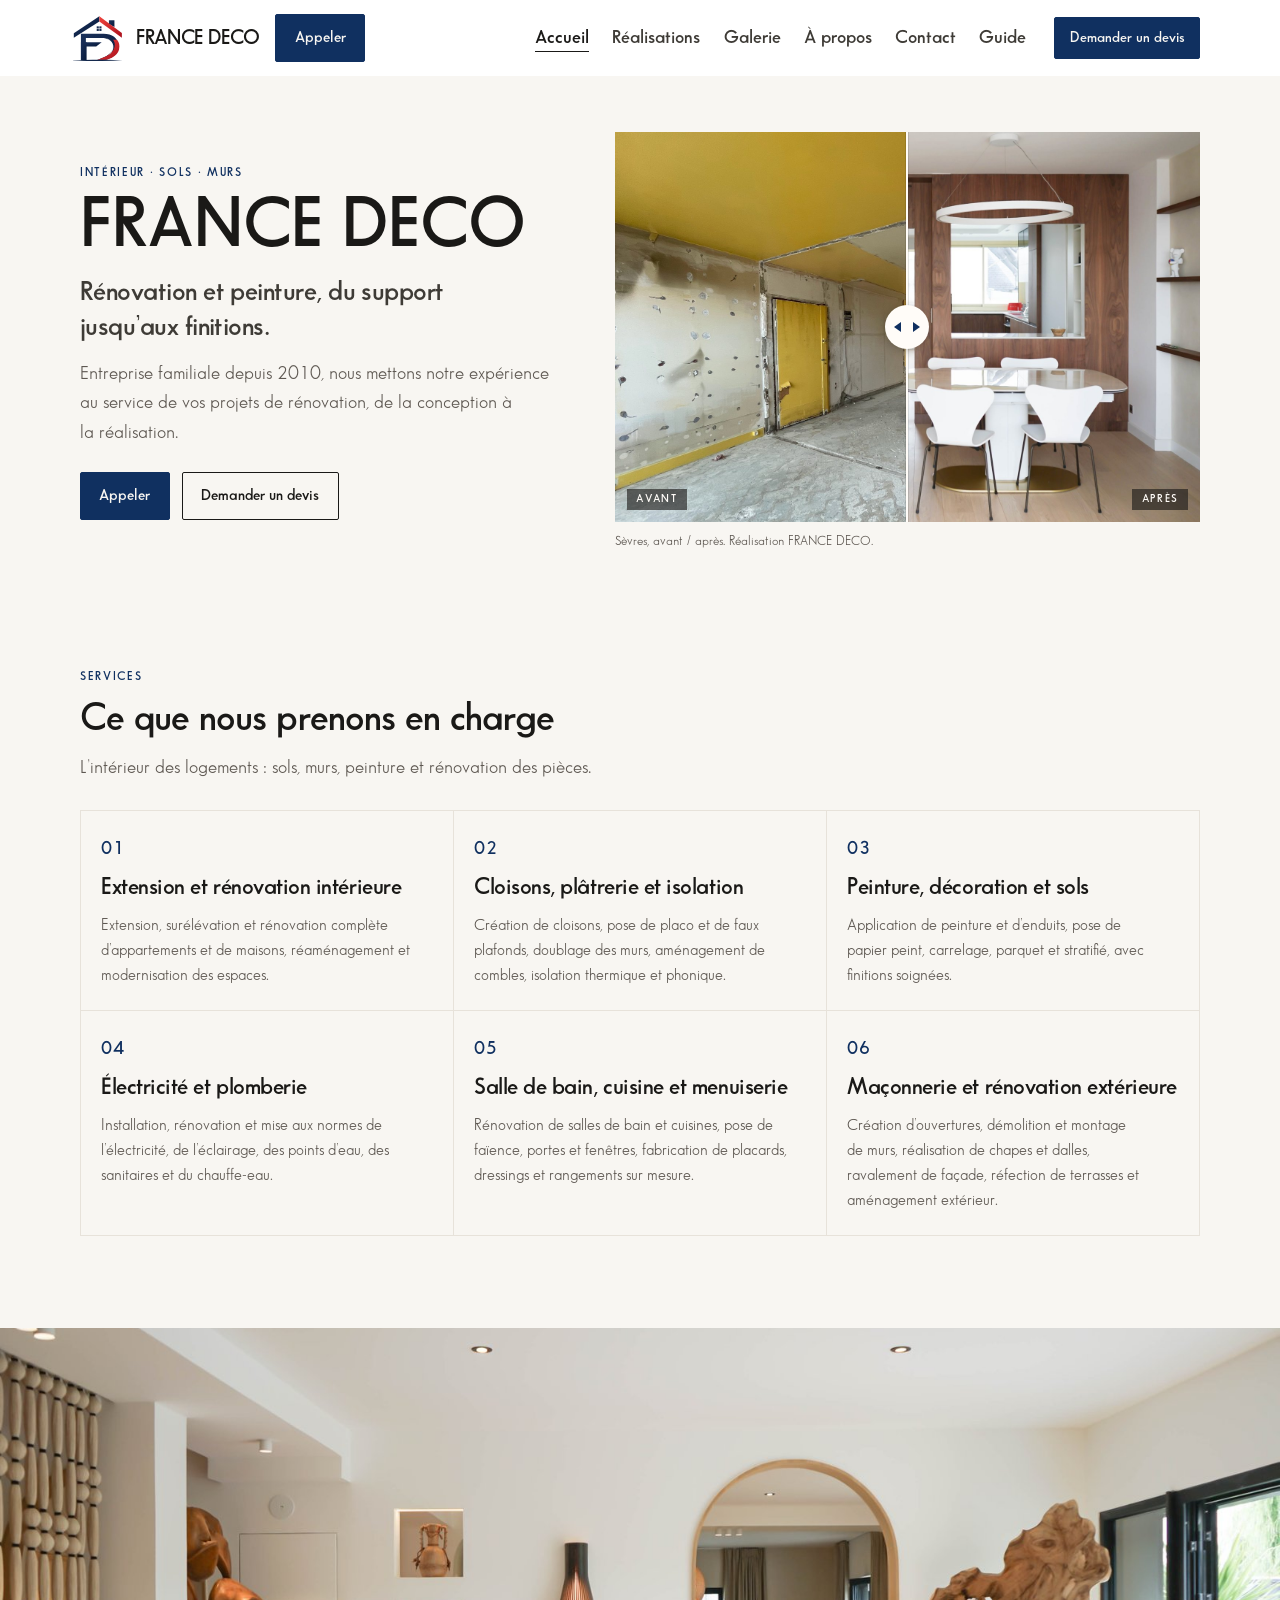
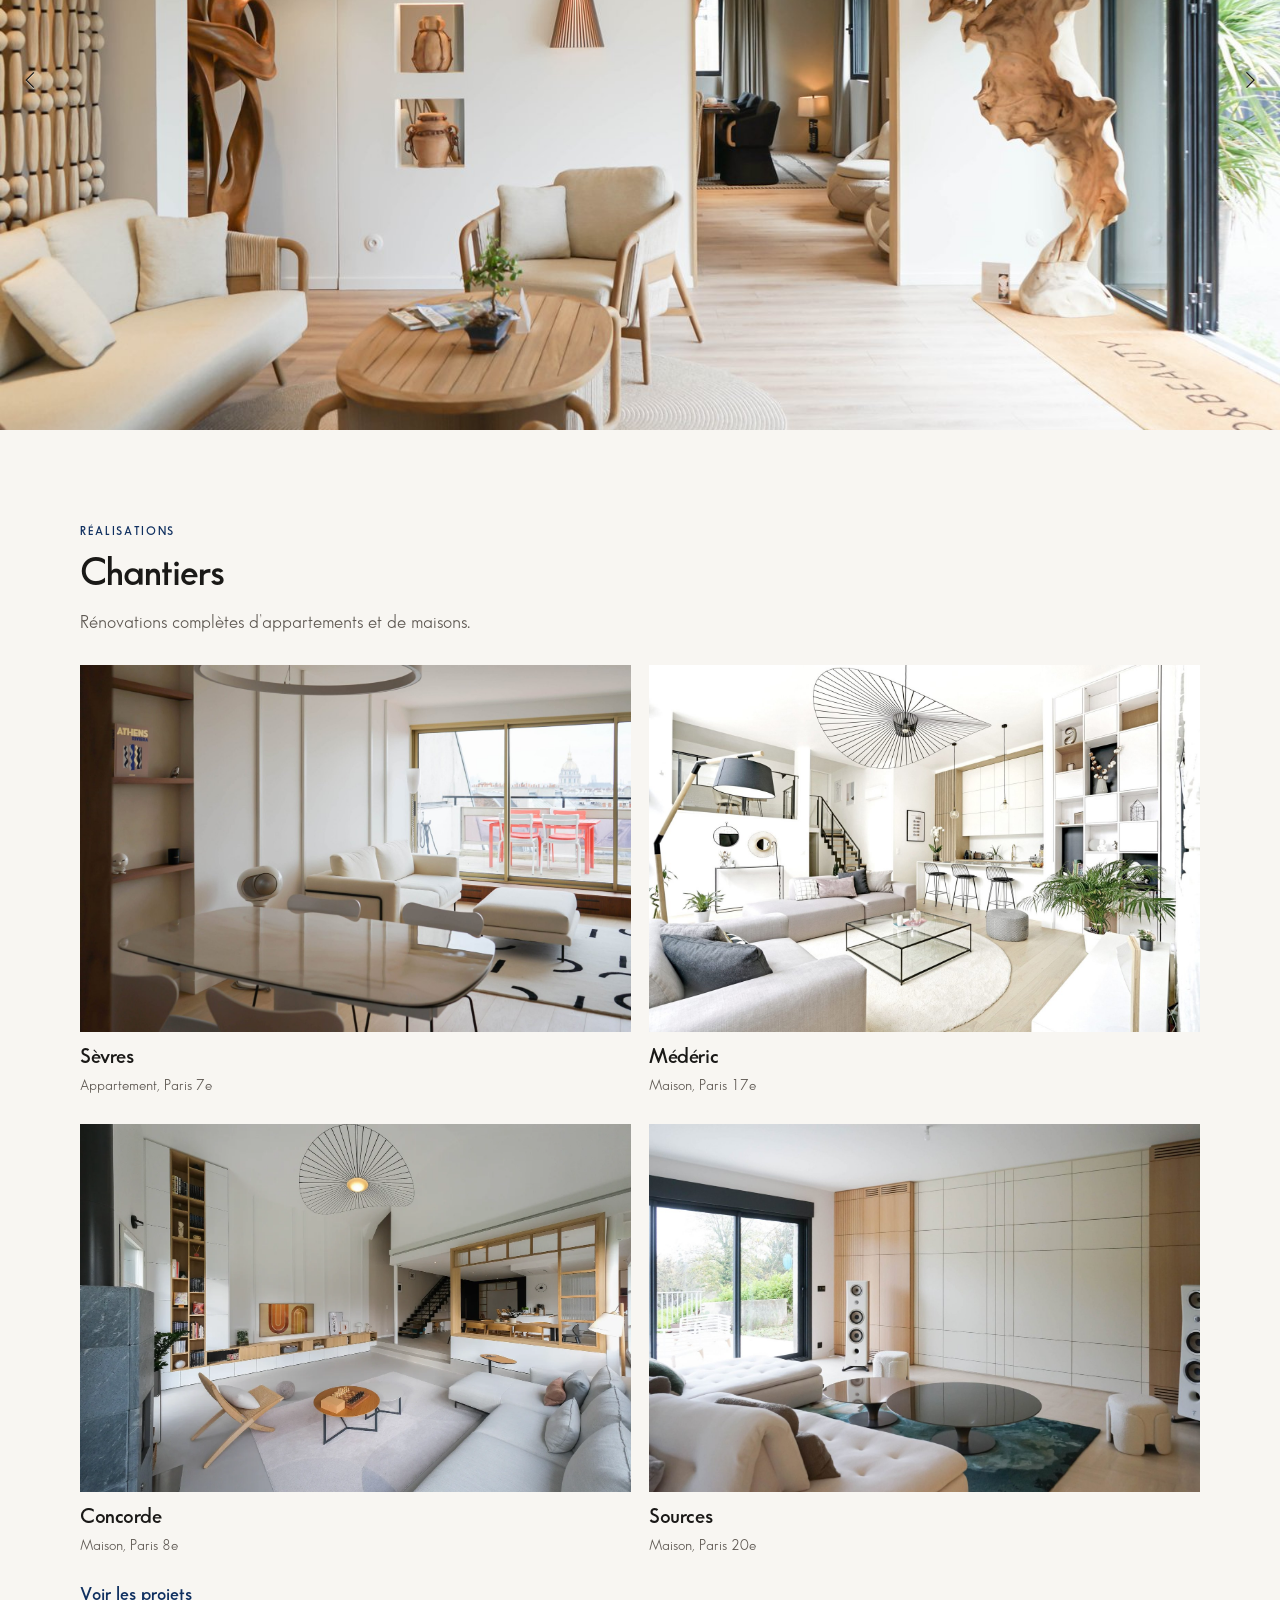
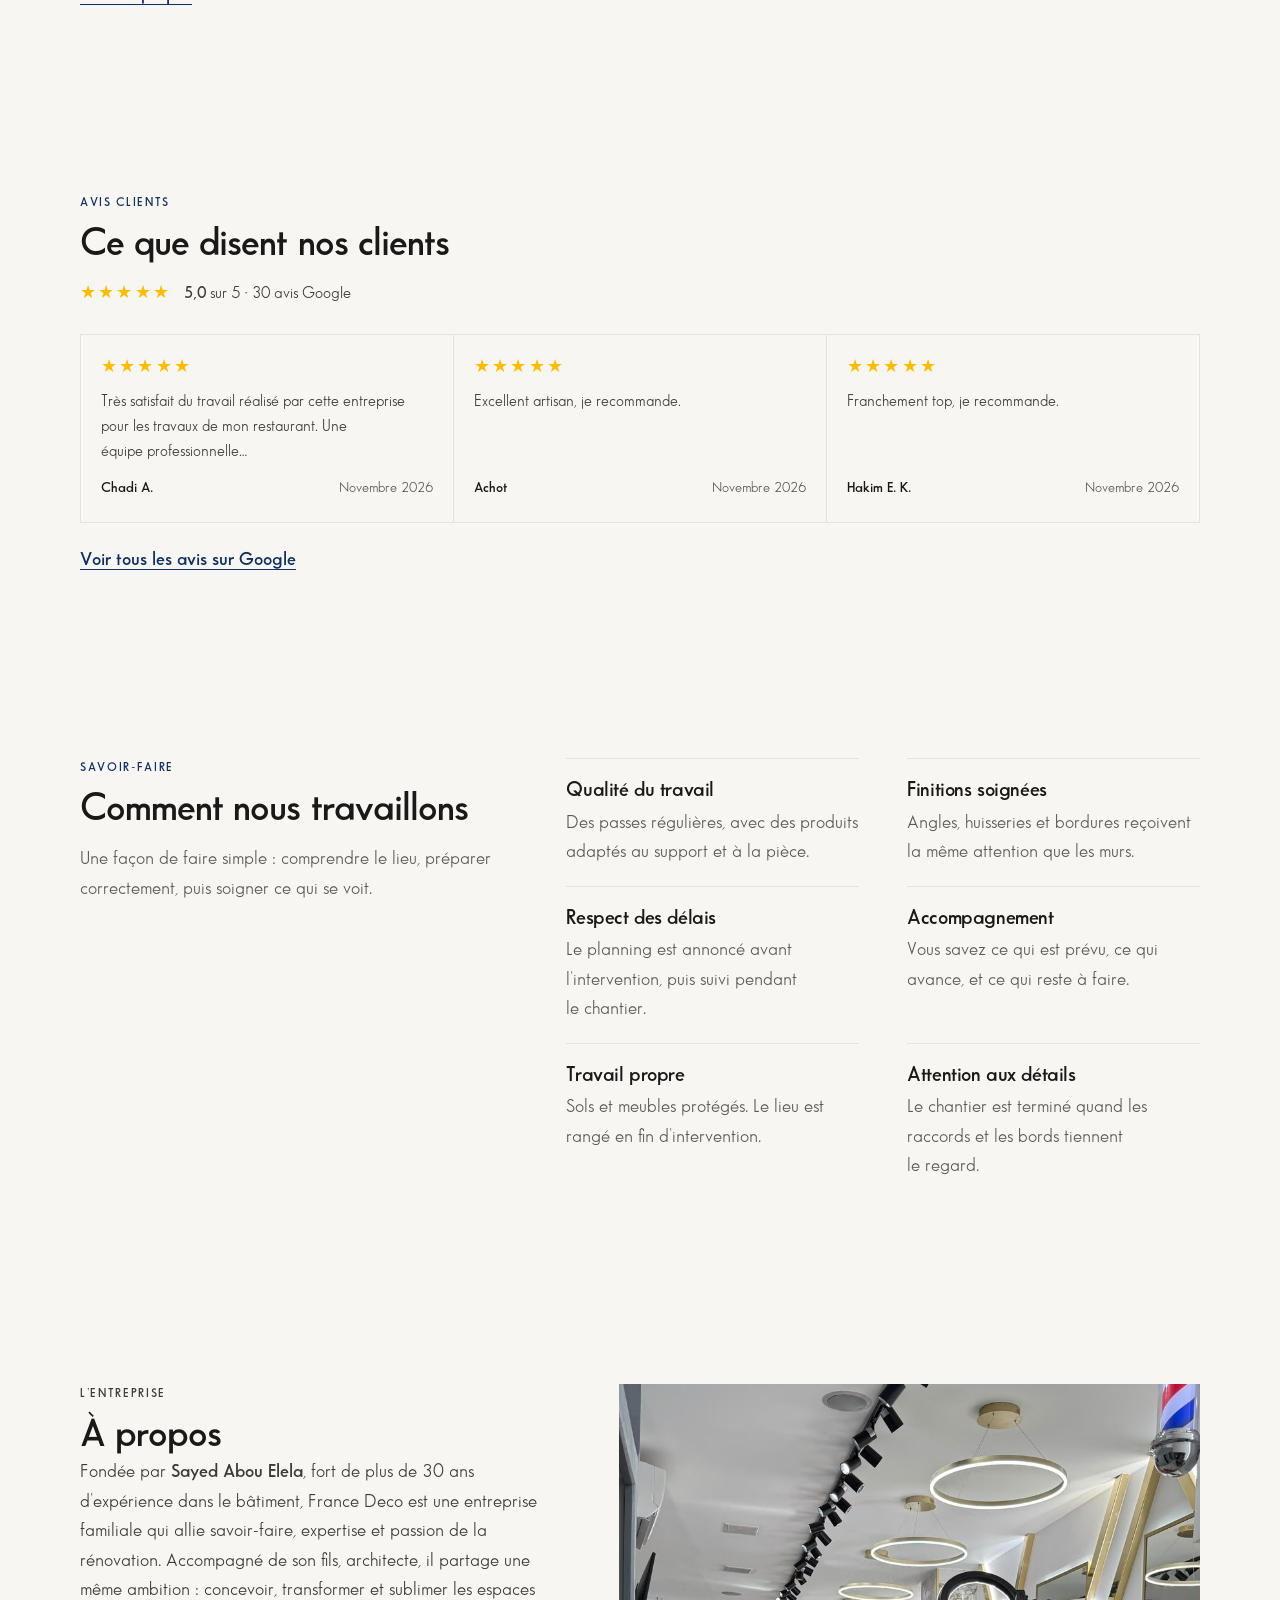
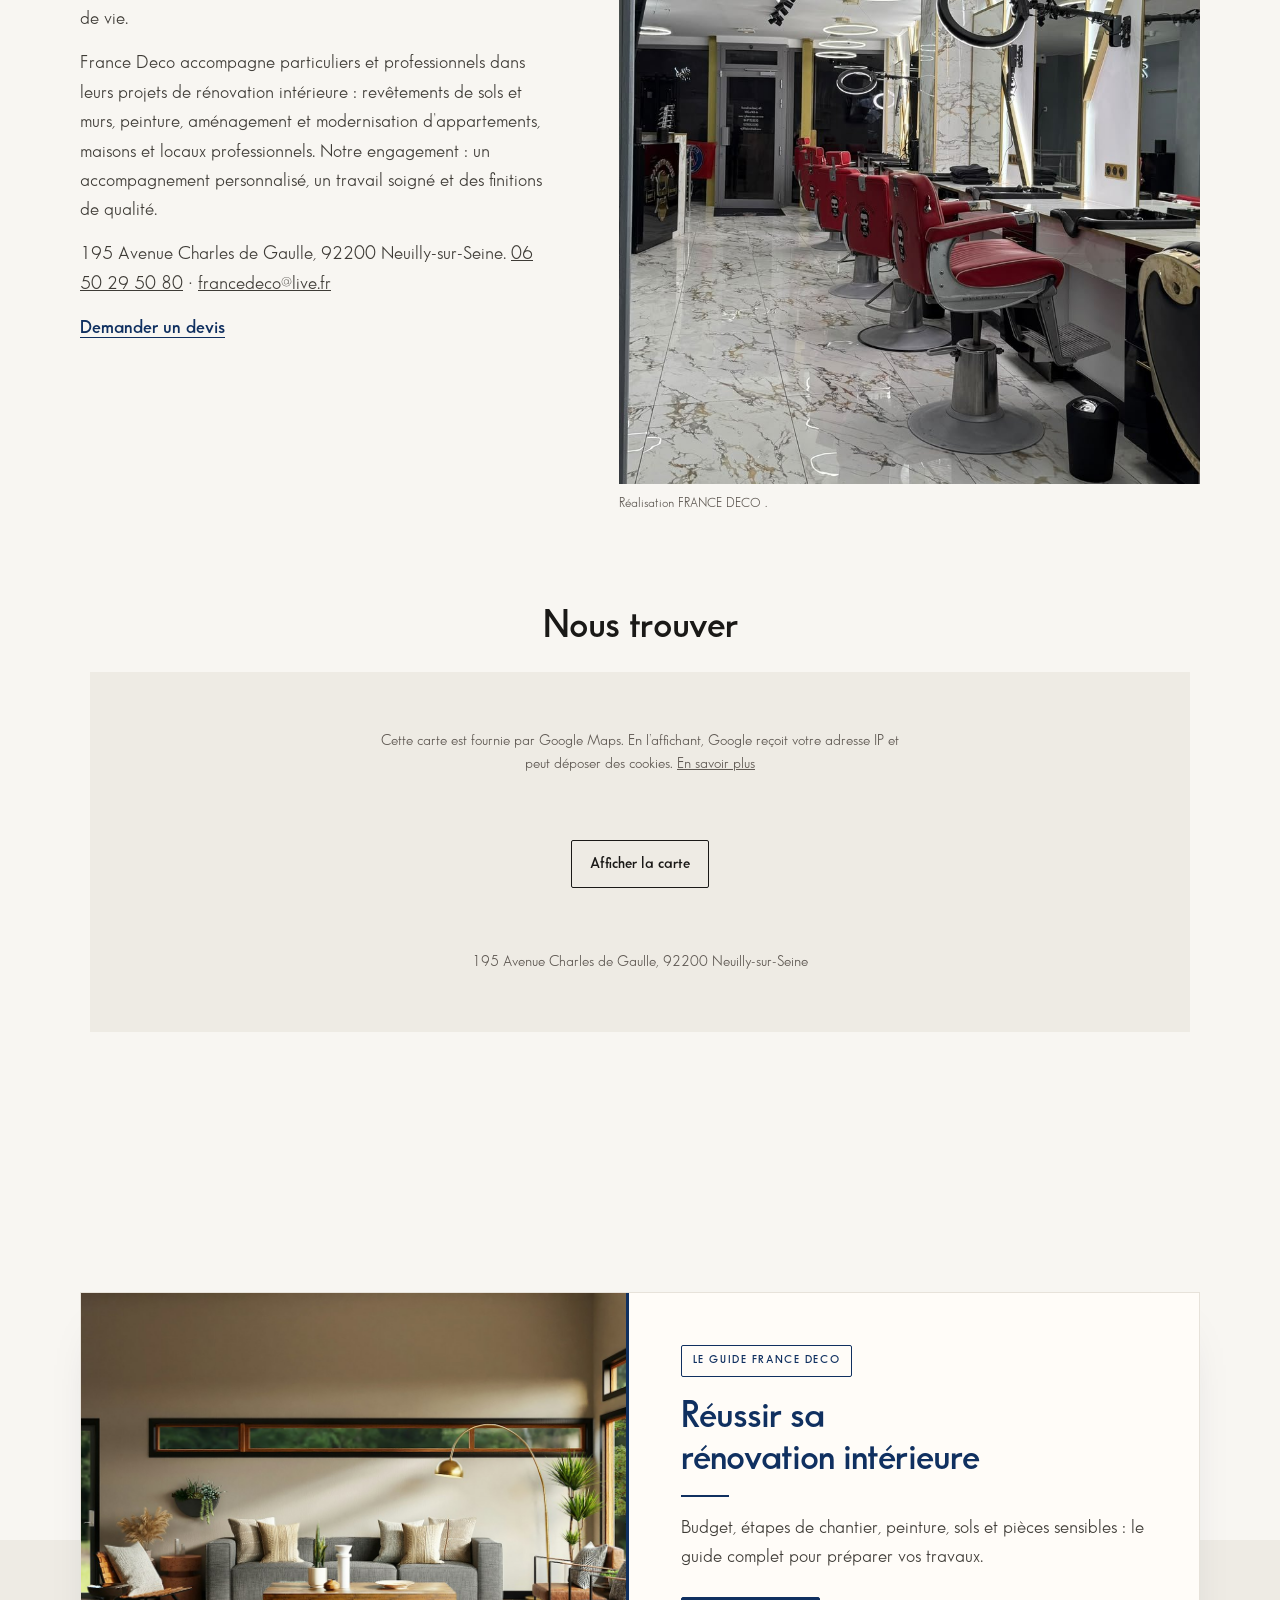
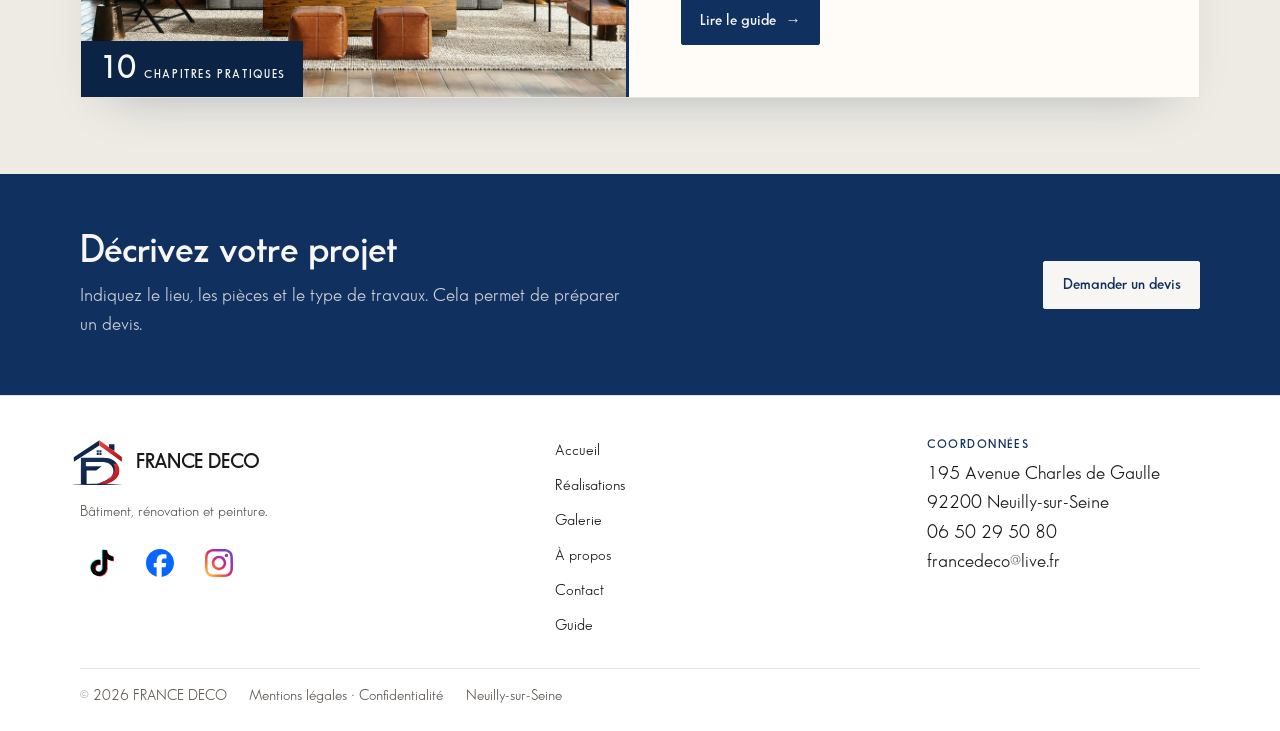
<file: index.html>
<!DOCTYPE html>
<html lang="fr">
  <head>
    <script async src="https://www.googletagmanager.com/gtm.js?id=GTM-WWM6QKR2"></script>
    <script>
      window.dataLayer = window.dataLayer || [];
      function gtag(){dataLayer.push(arguments);}
      gtag('js', new Date());
    </script>
    <meta charset="utf-8">
    <meta name="viewport" content="width=device-width, initial-scale=1">
    <meta name="color-scheme" content="light">
    <meta name="theme-color" content="#f3f0ea">
    <title>Rénovation appartement, maison Paris &amp; IDF | France Deco</title>
    <meta name="description" content="Entreprise de bâtiment à Neuilly-sur-Seine : rénovation intérieure et extérieure, peinture, sols et murs d’appartements et maisons à Paris et en Île-de-France.">
    <meta name="keywords" content="rénovation appartement Paris, rénovation maison Paris, entreprise de rénovation Paris, rénovation intérieure, rénovation extérieure, peintre en bâtiment, peinture intérieure, revêtement de sol, parquet, revêtement mural, rénovation complète, travaux de rénovation, devis rénovation, France Deco, entreprise de bâtiment Neuilly-sur-Seine, rénovation Paris, rénovation Île-de-France, rénovation Hauts-de-Seine">
    <meta name="robots" content="index, follow, max-image-preview:large, max-snippet:-1, max-video-preview:-1">
    <meta name="author" content="France Deco">
    <meta name="application-name" content="France Deco">
    <meta name="apple-mobile-web-app-title" content="France Deco">
    <meta name="geo.region" content="FR-92">
    <meta name="geo.placename" content="Neuilly-sur-Seine">
    <link rel="canonical" href="https://francedeco-paris.fr/">
    <link rel="alternate" hreflang="fr" href="https://francedeco-paris.fr/">
    <link rel="alternate" hreflang="x-default" href="https://francedeco-paris.fr/">
    <meta property="og:locale" content="fr_FR">
    <meta property="og:type" content="website">
    <meta property="og:site_name" content="France Deco">
    <meta property="og:url" content="https://francedeco-paris.fr/">
    <meta property="og:title" content="France Deco — Rénovation, peinture et travaux à Paris">
    <meta property="og:description" content="Entreprise de bâtiment spécialisée dans la rénovation, la peinture et les finitions à Paris et en Île-de-France. Demandez un devis.">
    <meta property="og:image" content="https://francedeco-paris.fr/images/real-hero.jpg">
    <meta property="og:image:alt" content="Séjour rénové par France Deco, parquet clair et murs clairs">
    <meta name="twitter:card" content="summary_large_image">
    <meta name="twitter:title" content="France Deco — Rénovation, peinture et travaux à Paris">
    <meta name="twitter:description" content="Entreprise de bâtiment spécialisée dans la rénovation, la peinture et les finitions à Paris et en Île-de-France. Demandez un devis.">
    <meta name="twitter:image" content="https://francedeco-paris.fr/images/real-hero.jpg">
    <meta name="twitter:image:alt" content="Séjour rénové par France Deco, parquet clair et murs clairs">
    <script type="application/ld+json">
      {
        "@context": "https://schema.org",
        "@graph": [
          {
            "@type": [
              "GeneralContractor",
              "HousePainter"
            ],
            "@id": "https://francedeco-paris.fr/#entreprise",
            "name": "FRANCE DECO",
            "alternateName": "France Deco",
            "url": "https://francedeco-paris.fr/",
            "description": "Entreprise de bâtiment spécialisée dans la rénovation intérieure et extérieure, la peinture et les revêtements de sols et de murs, pour appartements et maisons à Paris et en Île-de-France.",
            "logo": {
              "@type": "ImageObject",
              "url": "https://francedeco-paris.fr/images/apple-touch-icon.png"
            },
            "image": [
              "https://francedeco-paris.fr/images/real-hero.jpg",
              "https://francedeco-paris.fr/images/sevres/apres-web.jpg"
            ],
            "email": "francedeco@live.fr",
            "telephone": "+33650295080",
            "foundingDate": "2010",
            "founder": {
              "@type": "Person",
              "name": "Abou Elela Sayed"
            },
            "address": {
              "@type": "PostalAddress",
              "streetAddress": "195 Avenue Charles de Gaulle",
              "postalCode": "92200",
              "addressLocality": "Neuilly-sur-Seine",
              "addressRegion": "Île-de-France",
              "addressCountry": "FR"
            },
            "areaServed": [
              {
                "@type": "City",
                "name": "Paris"
              },
              {
                "@type": "City",
                "name": "Neuilly-sur-Seine"
              },
              {
                "@type": "AdministrativeArea",
                "name": "Hauts-de-Seine"
              },
              {
                "@type": "AdministrativeArea",
                "name": "Île-de-France"
              }
            ],
            "knowsAbout": [
              "Rénovation intérieure",
              "Rénovation extérieure",
              "Peinture en bâtiment",
              "Revêtement de sol",
              "Revêtement mural",
              "Aménagement intérieur"
            ],
            "contactPoint": {
              "@type": "ContactPoint",
              "telephone": "+33650295080",
              "email": "francedeco@live.fr",
              "contactType": "customer service",
              "areaServed": "FR",
              "availableLanguage": "fr"
            },
            "hasOfferCatalog": {
              "@type": "OfferCatalog",
              "name": "Services de rénovation et de peinture",
              "itemListElement": [
                {
                  "@type": "Offer",
                  "itemOffered": {
                    "@type": "Service",
                    "name": "Revêtement de sol",
                    "provider": {
                      "@id": "https://francedeco-paris.fr/#entreprise"
                    },
                    "areaServed": "Paris et Île-de-France"
                  }
                },
                {
                  "@type": "Offer",
                  "itemOffered": {
                    "@type": "Service",
                    "name": "Revêtement mural",
                    "provider": {
                      "@id": "https://francedeco-paris.fr/#entreprise"
                    },
                    "areaServed": "Paris et Île-de-France"
                  }
                },
                {
                  "@type": "Offer",
                  "itemOffered": {
                    "@type": "Service",
                    "name": "Peinture intérieure",
                    "provider": {
                      "@id": "https://francedeco-paris.fr/#entreprise"
                    },
                    "areaServed": "Paris et Île-de-France"
                  }
                },
                {
                  "@type": "Offer",
                  "itemOffered": {
                    "@type": "Service",
                    "name": "Rénovation intérieure",
                    "provider": {
                      "@id": "https://francedeco-paris.fr/#entreprise"
                    },
                    "areaServed": "Paris et Île-de-France"
                  }
                },
                {
                  "@type": "Offer",
                  "itemOffered": {
                    "@type": "Service",
                    "name": "Aménagement intérieur",
                    "provider": {
                      "@id": "https://francedeco-paris.fr/#entreprise"
                    },
                    "areaServed": "Paris et Île-de-France"
                  }
                }
              ]
            }
          },
          {
            "@type": "WebSite",
            "@id": "https://francedeco-paris.fr/#website",
            "url": "https://francedeco-paris.fr/",
            "name": "France Deco",
            "inLanguage": "fr-FR",
            "publisher": {
              "@id": "https://francedeco-paris.fr/#entreprise"
            }
          },
          {
            "@type": "WebPage",
            "@id": "https://francedeco-paris.fr/#webpage",
            "url": "https://francedeco-paris.fr/",
            "name": "Entreprise de rénovation Paris & Hauts-de-Seine | France Deco",
            "description": "Entreprise de bâtiment à Neuilly-sur-Seine : rénovation intérieure et extérieure, peinture, sols et murs d’appartements et maisons à Paris et en Île-de-France.",
            "inLanguage": "fr-FR",
            "isPartOf": {
              "@id": "https://francedeco-paris.fr/#website"
            },
            "primaryImageOfPage": {
              "@type": "ImageObject",
              "url": "https://francedeco-paris.fr/images/real-hero.jpg",
              "caption": "Séjour rénové par France Deco, parquet clair et murs clairs"
            },
            "about": {
              "@id": "https://francedeco-paris.fr/#entreprise"
            },
            "breadcrumb": {
              "@id": "https://francedeco-paris.fr/#breadcrumb"
            }
          },
          {
            "@type": "BreadcrumbList",
            "@id": "https://francedeco-paris.fr/#breadcrumb",
            "itemListElement": [
              {
                "@type": "ListItem",
                "position": 1,
                "name": "Accueil",
                "item": "https://francedeco-paris.fr/"
              }
            ]
          }
        ]
      }
    </script>
    
    <link rel="icon" type="image/x-icon" href="/images/favicon.ico?v=2">

    <link rel="icon" type="image/png" sizes="48x48" href="/images/favicon-48.png?v=2">
    <link rel="icon" type="image/png" sizes="96x96" href="/images/favicon-96.png?v=2">
    <link rel="icon" type="image/png" sizes="144x144" href="/images/favicon-144.png?v=2">
    <link rel="icon" type="image/png" sizes="192x192" href="/images/favicon-192.png?v=2">
    <link rel="icon" type="image/png" sizes="512x512" href="/images/favicon-512.png?v=2">
    
    <link rel="apple-touch-icon" sizes="180x180" href="/images/apple-touch-icon.png?v=2">

    <link rel="icon" type="image/svg+xml" href="/images/logo.svg?v=2">
    <link rel="preload" href="fonts/sansserif-600.woff2" as="font" type="font/woff2" crossorigin>
    <link rel="preload" href="fonts/sansserif-400.woff2" as="font" type="font/woff2" crossorigin>
    <link rel="preload" href="images/sevres/apres-web.jpg" as="image">
    <link rel="stylesheet" href="css/style.css">
    <link rel="stylesheet" href="css/projet.css">
    <link rel="stylesheet" href="css/guide.css?v=2">
  </head>
  <body data-page="accueil">
    <a class="skip" href="#contenu">Aller au contenu</a>
    <header class="site-header">
      <div class="wrap header-bar">
        <a class="brand" href="/">
          <img src="images/logo.svg" alt="France Déco Paris">
          <span class="brand-name">FRANCE DECO</span>
        </a>
        <a class="btn btn-primary header-call" href="tel:+33650295080">Appeler</a>
        <button class="nav-toggle" type="button" aria-expanded="false" aria-controls="nav-principale">
          <span class="nav-toggle-icon" aria-hidden="true"></span>
          <span class="sr-only">Ouvrir le menu</span>
        </button>
        <nav id="nav-principale" class="nav" aria-label="Navigation principale">
          <ul class="nav-list">
            <li><a href="/" data-nav="accueil" aria-current="page">Accueil</a></li>
            <li><a href="realisation">Réalisations</a></li>
            <li><a href="galerie">Galerie</a></li>
            <li><a href="#a-propos" data-nav="a-propos">À propos</a></li>
            <li><a href="contact">Contact</a></li>
            <li><a href="guide-renovation-interieure">Guide</a></li>
          </ul>
          <a class="btn btn-primary nav-cta" href="contact#devis">Demander un devis</a>
        </nav>
      </div>
    </header>

    <main id="contenu">
      <section class="hero" aria-labelledby="titre-accueil">
        <div class="wrap hero-grid">
          <div class="hero-copy">
            <p class="eyebrow">Intérieur · Sols · Murs</p>
            <h1 id="titre-accueil"><span>FRANCE DECO  </span></h1>
            <p class="lead">Rénovation et peinture, du support jusqu’aux finitions.</p>
            <p class="deck">Entreprise familiale depuis 2010, nous mettons notre expérience au service de vos projets de rénovation, de la conception à la réalisation.
            
            </p>
            <div class="hero-actions">
              <a class="btn btn-primary" href="tel:+33650295080">Appeler</a>
              <a class="btn btn-secondary" href="contact#devis">Demander un devis</a>
            </div>
          </div>
          <figure class="hero-slider">
            <div class="ba ba-wide" style="--ratio: 3 / 2">
              <img class="ba-before" src="images/sevres/avant-web.jpg" width="1600" height="1095" alt="Séjour avant travaux">
              <img class="ba-after" src="images/sevres/apres-web.jpg" width="1600" height="1054" alt="Séjour après travaux" fetchpriority="high">
              <span class="ba-tag ba-tag-before">Avant</span>
              <span class="ba-tag ba-tag-after">Après</span>
              <span class="ba-line" aria-hidden="true"></span>
              <input type="range" min="0" max="100" value="50" step="0.1" aria-label="Comparer le séjour de Sèvres avant et après">
              <span class="ba-handle" aria-hidden="true"></span>
            </div>
            <figcaption class="caption">Sèvres, avant / après. Réalisation FRANCE DECO.</figcaption>
          </figure>
        </div>
      </section>

      <section class="section" id="services" aria-labelledby="titre-services" data-reveal>
        <div class="wrap">
          <div class="section-head">
            <p class="eyebrow">Services</p>
            <h2 id="titre-services">Ce que nous prenons en charge</h2>
            <p class="section-lead">L’intérieur des logements : sols, murs, peinture et rénovation des pièces.</p>
          </div>
          <div class="service-grid">
            <div class="service-card">
              <span class="idx">01</span>
              <h3>Extension et rénovation intérieure</h3>
              <p>Extension, surélévation et rénovation complète d’appartements et de maisons, réaménagement et modernisation des espaces.</p>
            </div>
            <div class="service-card">
              <span class="idx">02</span>
              <h3>Cloisons, plâtrerie et isolation</h3>
              <p>Création de cloisons, pose de placo et de faux plafonds, doublage des murs, aménagement de combles, isolation thermique et phonique.</p>
            </div>
            <div class="service-card">
              <span class="idx">03</span>
              <h3>Peinture, décoration et sols</h3>
              <p>Application de peinture et d’enduits, pose de papier peint, carrelage, parquet et stratifié, avec finitions soignées.</p>
            </div>
            <div class="service-card">
              <span class="idx">04</span>
              <h3>Électricité et plomberie</h3>
              <p>Installation, rénovation et mise aux normes de l’électricité, de l’éclairage, des points d’eau, des sanitaires et du chauffe-eau.</p>
            </div>
            <div class="service-card">
              <span class="idx">05</span>
              <h3>Salle de bain, cuisine et menuiserie</h3>
              <p>Rénovation de salles de bain et cuisines, pose de faïence, portes et fenêtres, fabrication de placards, dressings et rangements sur mesure.</p>
            </div>
            <div class="service-card">
              <span class="idx">06</span>
              <h3>Maçonnerie et rénovation extérieure</h3>
              <p>Création d’ouvertures, démolition et montage de murs, réalisation de chapes et dalles, ravalement de façade, réfection de terrasses et aménagement extérieur.</p>
            </div>
          </div>
        </div>
      </section>

      <section class="stage" aria-roledescription="carrousel" aria-label="Chantiers FRANCE DECO   ">
        <div class="stage-track" tabindex="0">
          <figure class="stage-slide">
            <img src="images/slide-1.jpg" width="1600" height="1067" alt="Séjour avec arche, fauteuils et sol clair.">
          </figure>
          <figure class="stage-slide">
            <img src="images/slide-2.jpg" width="1600" height="1067" alt="Séjour avec grand canapé clair et baie vitrée.">
          </figure>
          <figure class="stage-slide">
            <img src="images/slide-3.jpg" width="1600" height="1067" alt="Salle à manger lumineuse et claustra en bois.">
          </figure>
        </div>
        <button class="stage-arrow stage-prev" type="button" aria-label="Photo précédente">
          <span aria-hidden="true">‹</span>
        </button>
        <button class="stage-arrow stage-next" type="button" aria-label="Photo suivante">
          <span aria-hidden="true">›</span>
        </button>
      </section>

      <section class="section" id="realisations" aria-labelledby="titre-realisations" data-reveal>
        <div class="wrap">
          <div class="section-head">
            <p class="eyebrow">Réalisations</p>
            <h2 id="titre-realisations">Chantiers</h2>
            <p class="section-lead">Rénovations complètes d’appartements et de maisons.</p>
          </div>
          <ul class="preview-grid">
            <li>
              <a href="projet-sevres">
                <span class="frame">
                  <img src="images/sevres/14-Med-24-scaled.jpg" width="1600" height="1067" alt="Rénovation d’un appartement, salon et salle à manger" loading="lazy">
                </span>
                <span class="preview-caption">
                  <span class="preview-title">Sèvres</span>
                  <span class="preview-meta">Appartement, Paris 7e</span>
                </span>
              </a>
            </li>
            <li>
              <a href="projet-mederic">
                <span class="frame">
                  <img src="images/mederic/ensemble.jpg" width="1600" height="1067" alt="Rénovation d’une maison, séjour et cuisine ouverte" loading="lazy">
                </span>
                <span class="preview-caption">
                  <span class="preview-title">Médéric</span>
                  <span class="preview-meta">Maison, Paris 17e</span>
                </span>
              </a>
            </li>
            <li>
              <a href="projet-concorde">
                <span class="frame">
                  <img src="images/concorde/ensemble.webp" width="1600" height="1067" alt="Rénovation d’une maison, séjour et banquette" loading="lazy">
                </span>
                <span class="preview-caption">
                  <span class="preview-title">Concorde</span>
                  <span class="preview-meta">Maison, Paris 8e</span>
                </span>
              </a>
            </li>
            <li>
              <a href="projet-sources">
                <span class="frame">
                  <img src="images/sources/ensemble.jpg" width="1600" height="1067" alt="Rénovation d’une maison, séjour et salle à manger" loading="lazy">
                </span>
                <span class="preview-caption">
                  <span class="preview-title">Sources</span>
                  <span class="preview-meta">Maison, Paris 20e</span>
                </span>
              </a>
            </li>
          </ul>
          <p class="section-more"><a class="text-link" href="realisation">Voir les projets</a></p>
        </div>
      </section>
      
      <section class="section" id="avis" aria-labelledby="titre-avis" data-reveal>
        <div class="wrap">
          <div class="section-head">
            <p class="eyebrow">Avis clients</p>
            <h2 id="titre-avis">Ce que disent nos clients</h2>
            <p class="reviews-sum">
              <span class="stars" role="img" aria-label="5 étoiles sur 5">★★★★★</span>
              <span><strong>5,0</strong> sur 5 · 30 avis Google</span>
            </p>
          </div>
          <ul class="review-grid">
            <li class="review-card">
              <span class="stars" role="img" aria-label="5 étoiles sur 5">★★★★★</span>
              <p>Très satisfait du travail réalisé par cette entreprise pour les travaux de mon restaurant. Une équipe professionnelle…</p>
              <div class="review-meta"><strong>Chadi A.</strong><span>Novembre 2026</span></div>
            </li>
            <li class="review-card">
              <span class="stars" role="img" aria-label="5 étoiles sur 5">★★★★★</span>
              <p>Excellent artisan, je recommande.</p>
              <div class="review-meta"><strong>Achot</strong><span>Novembre 2026</span></div>
            </li>
            <li class="review-card">
              <span class="stars" role="img" aria-label="5 étoiles sur 5">★★★★★</span>
              <p>Franchement top, je recommande.</p>
              <div class="review-meta"><strong>Hakim E. K.</strong><span>Novembre 2026</span></div>
            </li>
          </ul>
          <p class="section-more"><a class="text-link" href="https://share.google/ePHaucVEhsZsKfUb7" target="_blank" rel="noopener">Voir tous les avis sur Google</a></p>
        </div>
      </section>
      
      <section class="section" id="savoir-faire" aria-labelledby="titre-savoir" data-reveal>
        <div class="wrap split">
          <div class="split-intro">
            <p class="eyebrow">Savoir-faire</p>
            <h2 id="titre-savoir">Comment nous travaillons</h2>
            <p class="section-lead">Une façon de faire simple : comprendre le lieu, préparer correctement, puis soigner ce qui se voit.</p>
          </div>
          <ul class="qualities">
            <li>
              <h3>Qualité du travail</h3>
              <p>Des passes régulières, avec des produits adaptés au support et à la pièce.</p>
            </li>
            <li>
              <h3>Finitions soignées</h3>
              <p>Angles, huisseries et bordures reçoivent la même attention que les murs.</p>
            </li>
            <li>
              <h3>Respect des délais</h3>
              <p>Le planning est annoncé avant l’intervention, puis suivi pendant le chantier.</p>
            </li>
            <li>
              <h3>Accompagnement</h3>
              <p>Vous savez ce qui est prévu, ce qui avance, et ce qui reste à faire.</p>
            </li>
            <li>
              <h3>Travail propre</h3>
              <p>Sols et meubles protégés. Le lieu est rangé en fin d’intervention.</p>
            </li>
            <li>
              <h3>Attention aux détails</h3>
              <p>Le chantier est terminé quand les raccords et les bords tiennent le regard.</p>
            </li>
          </ul>
        </div>
      </section>

      <section class="section" id="a-propos" aria-labelledby="titre-propos" data-reveal>
        <div class="wrap about-grid">
          <div class="about-copy">
            <p class="eyebrow">L’entreprise</p>
            <h2 id="titre-propos">À propos</h2>
            <p>Fondée par <strong>Sayed Abou Elela</strong>, fort de plus de 30 ans d’expérience dans le bâtiment, France Deco est une entreprise familiale qui allie savoir-faire, expertise et passion de la rénovation. Accompagné de son fils, architecte, il partage une même ambition : concevoir, transformer et sublimer les espaces de vie.</p>
            <p>France Deco accompagne particuliers et professionnels dans leurs projets de rénovation intérieure : revêtements de sols et murs, peinture, aménagement et modernisation d’appartements, maisons et locaux professionnels. Notre engagement : un accompagnement personnalisé, un travail soigné et des finitions de qualité.</p>
            <p>195 Avenue Charles de Gaulle, 92200 Neuilly-sur-Seine. <a href="tel:+33650295080">06 50 29 50 80</a> · <a href="mailto:francedeco@live.fr">francedeco@live.fr</a></p>
            <p class="section-more"><a class="text-link" href="contact#devis">Demander un devis</a></p>
          </div>
          <figure class="about-figure">
            <img src="images/real-barber-vertical.jpg" width="900" height="1600" alt="Salon de coiffure Barber rénové : sol en marbre, fauteuils rouges et éclairage design." loading="lazy">
            <figcaption class="caption">Réalisation FRANCE DECO   .</figcaption>
          </figure>
        </div>
        
        <section class="section" id="nous-trouver" aria-labelledby="titre-nous-trouver" data-reveal>
          <h2 id="titre-nous-trouver" style="text-align: center;">Nous trouver</h2>
          <div class="map-embed" id="map-embed">
            <div class="map-consent">
              <p>
                Cette carte est fournie par Google Maps. En l’affichant, Google reçoit votre adresse IP
                et peut déposer des cookies. <a href="confidentialite#cookies">En savoir plus</a>
              </p>
              <button class="btn btn-secondary" type="button" id="map-load">Afficher la carte</button>
              <p>195 Avenue Charles de Gaulle, 92200 Neuilly-sur-Seine</p>
            </div>
          </div>
        </section>
      </section>
      
      <section class="guide-teaser" aria-labelledby="titre-teaser-guide" data-reveal>
        <div class="wrap">
          <div class="guide-teaser-card">
            <figure class="guide-teaser-media">
              <img src="images/guide/sejour-renove.jpg" width="1600" height="1067" alt="" loading="lazy">
              <p class="guide-teaser-count"><span>10</span> chapitres pratiques</p>
            </figure>
            <div class="guide-teaser-body">
              <p class="guide-teaser-badge">Le guide France Deco</p>
              <h2 id="titre-teaser-guide">Réussir sa rénovation intérieure</h2>
              <p>Budget, étapes de chantier, peinture, sols et pièces sensibles : le guide complet pour préparer vos travaux.</p>
              <a class="btn btn-primary guide-teaser-btn" href="guide-renovation-interieure">Lire le guide <span aria-hidden="true">→</span></a>
            </div>
          </div>
        </div>
      </section>
      
      <section class="cta-band" aria-labelledby="titre-cta">
        <div class="wrap cta-inner">
          <div>
            <h2 id="titre-cta">Décrivez votre projet</h2>
            <p>Indiquez le lieu, les pièces et le type de travaux. Cela permet de préparer un devis.</p>
          </div>
          <a class="btn btn-light" href="contact#devis">Demander un devis</a>
        </div>
      </section>
    </main>

    <footer class="site-footer">
      <div class="wrap footer-grid">
        <div class="footer-brand">
          <a class="brand" href="/">
            <img src="images/logo.svg" alt="France Déco logo" width="48" height="46">
            <span class="brand-name">FRANCE DECO   </span>
          </a>
          <p>Bâtiment, rénovation et peinture.</p>
          <ul class="social">
            <li>
              <a href="https://www.tiktok.com/@francedeco.fr" target="_blank" rel="noopener" aria-label="TikTok">
                <svg viewBox="-1 -1 26 26" aria-hidden="true">
                  <path transform="translate(-.7 -.5)" fill="#25F4EE" d="M12.525.02c1.31-.02 2.61-.01 3.91-.02.08 1.53.63 3.09 1.75 4.17 1.12 1.11 2.7 1.62 4.24 1.79v4.03c-1.44-.05-2.89-.35-4.2-.97-.57-.26-1.1-.59-1.62-.93-.01 2.92.01 5.84-.02 8.75-.08 1.4-.54 2.79-1.35 3.94-1.31 1.92-3.58 3.17-5.91 3.21-1.43.08-2.86-.31-4.08-1.03-2.02-1.19-3.44-3.37-3.65-5.71-.02-.5-.03-1-.01-1.49.18-1.9 1.12-3.72 2.58-4.96 1.66-1.44 3.98-2.13 6.15-1.72.02 1.48-.04 2.96-.04 4.44-.99-.32-2.15-.23-3.02.37-.63.41-1.11 1.04-1.36 1.75-.21.51-.15 1.07-.14 1.61.24 1.64 1.82 3.02 3.5 2.87 1.12-.01 2.19-.66 2.77-1.61.19-.33.4-.67.41-1.06.1-1.79.06-3.57.07-5.36.01-4.03-.01-8.05.02-12.07z"/>
                  <path transform="translate(.7 .5)" fill="#FE2C55" d="M12.525.02c1.31-.02 2.61-.01 3.91-.02.08 1.53.63 3.09 1.75 4.17 1.12 1.11 2.7 1.62 4.24 1.79v4.03c-1.44-.05-2.89-.35-4.2-.97-.57-.26-1.1-.59-1.62-.93-.01 2.92.01 5.84-.02 8.75-.08 1.4-.54 2.79-1.35 3.94-1.31 1.92-3.58 3.17-5.91 3.21-1.43.08-2.86-.31-4.08-1.03-2.02-1.19-3.44-3.37-3.65-5.71-.02-.5-.03-1-.01-1.49.18-1.9 1.12-3.72 2.58-4.96 1.66-1.44 3.98-2.13 6.15-1.72.02 1.48-.04 2.96-.04 4.44-.99-.32-2.15-.23-3.02.37-.63.41-1.11 1.04-1.36 1.75-.21.51-.15 1.07-.14 1.61.24 1.64 1.82 3.02 3.5 2.87 1.12-.01 2.19-.66 2.77-1.61.19-.33.4-.67.41-1.06.1-1.79.06-3.57.07-5.36.01-4.03-.01-8.05.02-12.07z"/>
                  <path fill="#000" d="M12.525.02c1.31-.02 2.61-.01 3.91-.02.08 1.53.63 3.09 1.75 4.17 1.12 1.11 2.7 1.62 4.24 1.79v4.03c-1.44-.05-2.89-.35-4.2-.97-.57-.26-1.1-.59-1.62-.93-.01 2.92.01 5.84-.02 8.75-.08 1.4-.54 2.79-1.35 3.94-1.31 1.92-3.58 3.17-5.91 3.21-1.43.08-2.86-.31-4.08-1.03-2.02-1.19-3.44-3.37-3.65-5.71-.02-.5-.03-1-.01-1.49.18-1.9 1.12-3.72 2.58-4.96 1.66-1.44 3.98-2.13 6.15-1.72.02 1.48-.04 2.96-.04 4.44-.99-.32-2.15-.23-3.02.37-.63.41-1.11 1.04-1.36 1.75-.21.51-.15 1.07-.14 1.61.24 1.64 1.82 3.02 3.5 2.87 1.12-.01 2.19-.66 2.77-1.61.19-.33.4-.67.41-1.06.1-1.79.06-3.57.07-5.36.01-4.03-.01-8.05.02-12.07z"/>
                </svg>
              </a>
            </li>
            <li>
              <a href="https://www.facebook.com/profile.php?id=61597016122951" target="_blank" rel="noopener" aria-label="Facebook">
                <svg viewBox="0 0 24 24" aria-hidden="true">
                  <path fill="#0866FF" d="M9.101 23.691v-7.98H6.627v-3.667h2.474v-1.58c0-4.085 1.848-5.978 5.858-5.978.401 0 .955.042 1.468.103a8.68 8.68 0 0 1 1.141.195v3.325a8.623 8.623 0 0 0-.653-.036 26.805 26.805 0 0 0-.733-.009c-.707 0-1.259.096-1.675.309a1.686 1.686 0 0 0-.679.622c-.258.42-.374.995-.374 1.752v1.297h3.919l-.386 2.103-.287 1.564h-3.246v8.245C19.396 23.238 24 18.179 24 12.044c0-6.627-5.373-12-12-12s-12 5.373-12 12c0 5.628 3.874 10.35 9.101 11.647Z"/>
                </svg>
              </a>
            </li>
            <li>
              <a href="https://www.instagram.com/francedeco.fr" target="_blank" rel="noopener" aria-label="Instagram">
                <svg viewBox="0 0 24 24" aria-hidden="true">
                  <defs>
                    <linearGradient id="ig-grad" x1="0" y1="1" x2="1" y2="0">
                      <stop offset="0" stop-color="#FEDA75"/>
                      <stop offset=".25" stop-color="#FA7E1E"/>
                      <stop offset=".5" stop-color="#D62976"/>
                      <stop offset=".75" stop-color="#962FBF"/>
                      <stop offset="1" stop-color="#4F5BD5"/>
                    </linearGradient>
                  </defs>
                  <path fill="url(#ig-grad)" d="M7.0301.084c-1.2768.0602-2.1487.264-2.911.5634-.7888.3075-1.4575.72-2.1228 1.3877-.6652.6677-1.075 1.3368-1.3802 2.127-.2954.7638-.4956 1.6365-.552 2.914-.0564 1.2775-.0689 1.6882-.0626 4.947.0062 3.2586.0206 3.6671.0825 4.9473.061 1.2765.264 2.1482.5635 2.9107.308.7889.72 1.4573 1.388 2.1228.6679.6655 1.3365 1.0743 2.1285 1.38.7632.295 1.6361.4961 2.9134.552 1.2773.056 1.6884.069 4.9462.0627 3.2578-.0062 3.668-.0207 4.9478-.0814 1.28-.0607 2.147-.2652 2.9098-.5633.7889-.3086 1.4578-.72 2.1228-1.3881.665-.6682 1.0745-1.3378 1.3795-2.1284.2957-.7632.4966-1.636.552-2.9124.056-1.2809.0692-1.6898.063-4.948-.0063-3.2583-.021-3.6668-.0817-4.9465-.0607-1.2797-.264-2.1487-.5633-2.9117-.3084-.7889-.72-1.4568-1.3876-2.1228C21.2982 1.33 20.628.9208 19.8378.6165 19.074.321 18.2017.1197 16.9244.0645 15.6471.0093 15.236-.005 11.977.0014 8.718.0076 8.31.0215 7.0301.0839m.1402 21.6932c-1.17-.0509-1.8053-.2453-2.2287-.408-.5606-.216-.96-.4771-1.3819-.895-.422-.4178-.6811-.8186-.9-1.378-.1644-.4234-.3624-1.058-.4171-2.228-.0595-1.2645-.072-1.6442-.079-4.848-.007-3.2037.0053-3.583.0607-4.848.05-1.169.2456-1.805.408-2.2282.216-.5613.4762-.96.895-1.3816.4188-.4217.8184-.6814 1.3783-.9003.423-.1651 1.0575-.3614 2.227-.4171 1.2655-.06 1.6447-.072 4.848-.079 3.2033-.007 3.5835.005 4.8495.0608 1.169.0508 1.8053.2445 2.228.408.5608.216.96.4754 1.3816.895.4217.4194.6816.8176.9005 1.3787.1653.4217.3617 1.056.4169 2.2263.0602 1.2655.0739 1.645.0796 4.848.0058 3.203-.0055 3.5834-.061 4.848-.051 1.17-.245 1.8055-.408 2.2294-.216.5604-.4763.96-.8954 1.3814-.419.4215-.8181.6811-1.3783.9-.4224.1649-1.0577.3617-2.2262.4174-1.2656.0595-1.6448.072-4.8493.079-3.2045.007-3.5825-.006-4.848-.0608M16.953 5.5864A1.44 1.44 0 1 0 18.39 4.144a1.44 1.44 0 0 0-1.437 1.4424M5.8385 12.012c.0067 3.4032 2.7706 6.1557 6.173 6.1493 3.4026-.0065 6.157-2.7701 6.1506-6.1733-.0065-3.4032-2.771-6.1565-6.174-6.1498-3.403.0067-6.156 2.771-6.1496 6.1738M8 12.0077a4 4 0 1 1 4.008 3.9921A3.9996 3.9996 0 0 1 8 12.0077"/>
                </svg>
              </a>
            </li>
          </ul>
        </div>
        <nav class="footer-nav" aria-label="Pied de page">
          <ul>
            <li><a href="/">Accueil</a></li>
            <li><a href="realisation">Réalisations</a></li>
            <li><a href="galerie">Galerie</a></li>
            <li><a href="/#a-propos">À propos</a></li>
            <li><a href="contact">Contact</a></li>
            <li><a href="guide-renovation-interieure">Guide</a></li>
          </ul>
        </nav>
        <div>
          <p class="footer-label">Coordonnées</p>
          <p>195 Avenue Charles de Gaulle<br>92200 Neuilly-sur-Seine</p>
          <p><a href="tel:+33650295080">06 50 29 50 80</a></p>
          <p><a href="mailto:francedeco@live.fr">francedeco@live.fr</a></p>
        </div>
      </div>
      <div class="wrap footer-base">
        <p>© 2026 FRANCE DECO</p>
        <p><a href="mentions-legales">Mentions légales</a> · <a href="confidentialite">Confidentialité</a></p>
        <p>Neuilly-sur-Seine</p>
      </div>
    </footer>
    <script src="js/main.js" defer></script>
  </body>
</html>
</file>
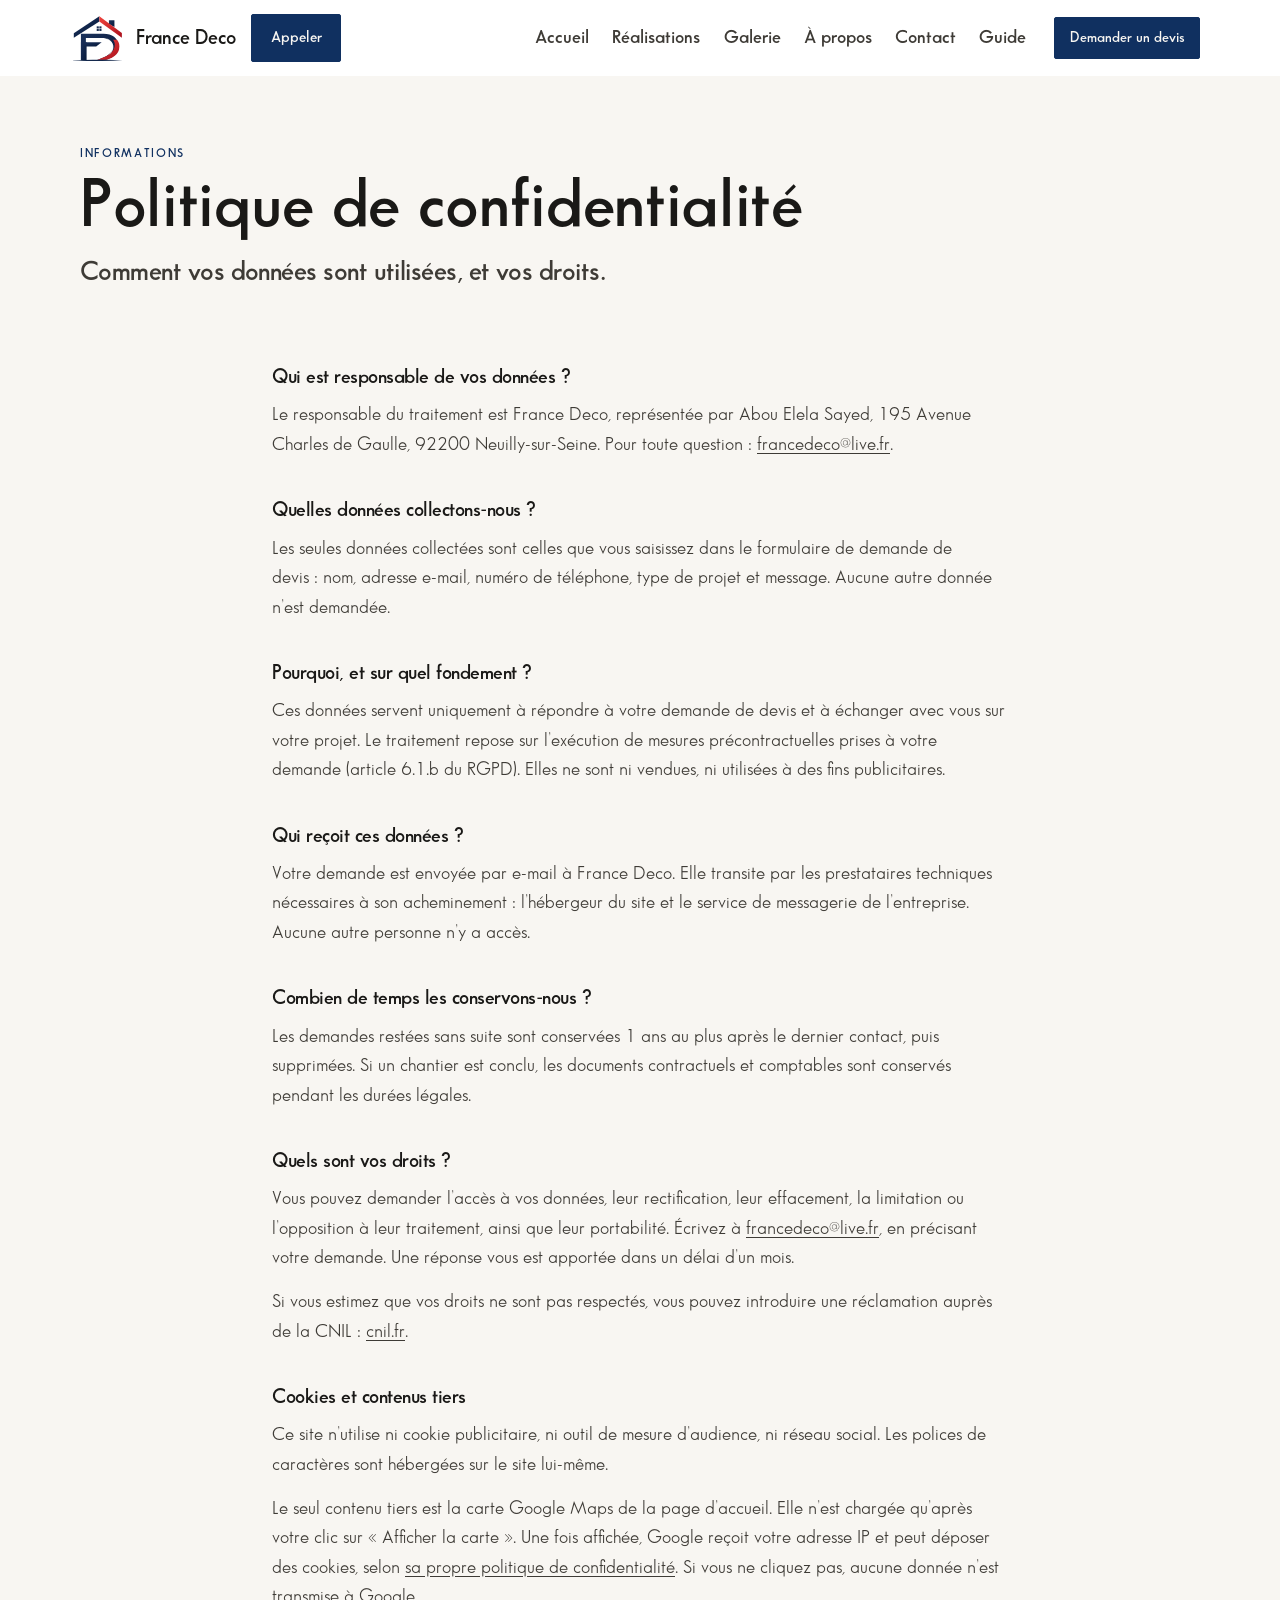
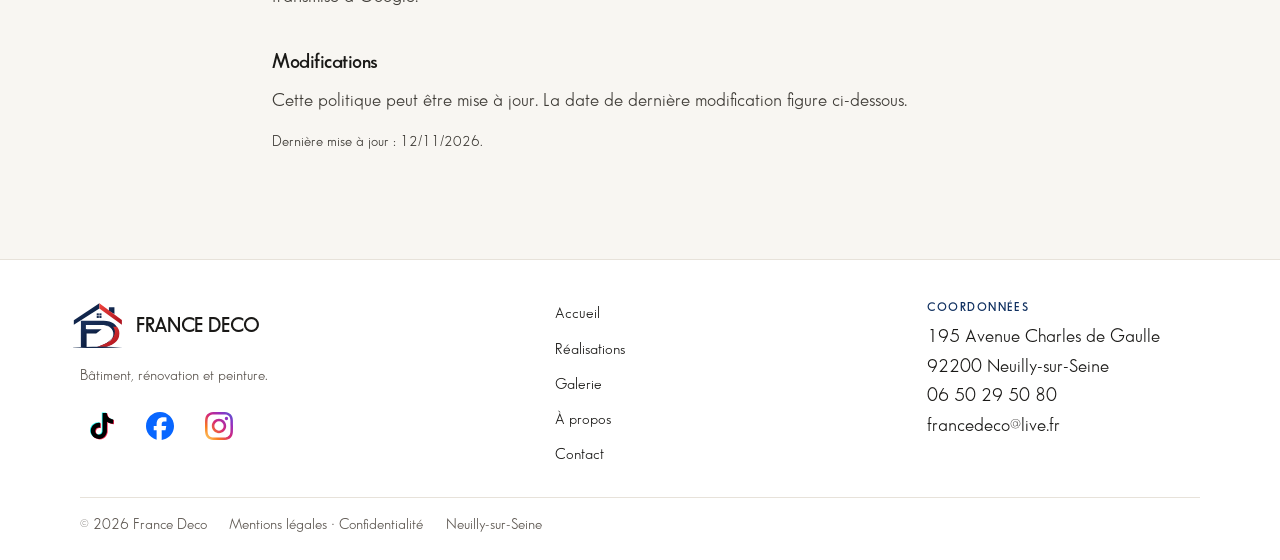
<file: confidentialite.html>
<!DOCTYPE html>
<html lang="fr">
<head>
  <script async src="https://www.googletagmanager.com/gtm.js?id=GTM-WWM6QKR2"></script>
  <script>
    window.dataLayer = window.dataLayer || [];
    function gtag(){dataLayer.push(arguments);}
    gtag('js', new Date());
  </script>
  <meta charset="utf-8">
  <meta name="viewport" content="width=device-width, initial-scale=1">
  <meta name="color-scheme" content="light">
  <meta name="theme-color" content="#f3f0ea">
  <title>Politique de confidentialité | France Deco</title>
  <meta name="description" content="Politique de confidentialité de France Deco : données du formulaire de devis, durée de conservation, droits et cookies.">
  <meta name="robots" content="noindex, follow">
  <meta name="author" content="France Deco">
  <meta name="application-name" content="France Deco">
  <meta name="apple-mobile-web-app-title" content="France Deco">
  <meta name="geo.region" content="FR-92">
  <meta name="geo.placename" content="Neuilly-sur-Seine">
  <link rel="canonical" href="https://francedeco-paris.fr/confidentialite">
  <link rel="alternate" hreflang="fr" href="https://francedeco-paris.fr/confidentialite">
  <link rel="alternate" hreflang="x-default" href="https://francedeco-paris.fr/confidentialite">
  <meta property="og:locale" content="fr_FR">
  <meta property="og:type" content="website">
  <meta property="og:site_name" content="France Deco">
  <meta property="og:url" content="https://francedeco-paris.fr/confidentialite">
  <meta property="og:title" content="Politique de confidentialité — France Deco">
  <meta property="og:description" content="Politique de confidentialité de France Deco : données du formulaire de devis, durée de conservation, droits et cookies.">
  <meta property="og:image" content="https://francedeco-paris.fr/images/real-hero.jpg">
  <meta property="og:image:alt" content="Séjour rénové par France Deco, parquet clair et murs clairs">
  <meta name="twitter:card" content="summary_large_image">
  <meta name="twitter:title" content="Politique de confidentialité — France Deco">
  <meta name="twitter:description" content="Politique de confidentialité de France Deco : données du formulaire de devis, durée de conservation, droits et cookies.">
  <meta name="twitter:image" content="https://francedeco-paris.fr/images/real-hero.jpg">
  <meta name="twitter:image:alt" content="Séjour rénové par France Deco, parquet clair et murs clairs">
  <script type="application/ld+json">
    {
      "@context": "https://schema.org",
      "@graph": [
        {
          "@type": "WebPage",
          "@id": "https://francedeco-paris.fr/confidentialite#webpage",
          "url": "https://francedeco-paris.fr/confidentialite",
          "name": "Politique de confidentialité | France Deco",
          "description": "Politique de confidentialité de France Deco : données du formulaire de devis, durée de conservation, droits et cookies.",
          "inLanguage": "fr-FR",
          "isPartOf": {
            "@id": "https://francedeco-paris.fr/#website"
          },
          "primaryImageOfPage": {
            "@type": "ImageObject",
            "url": "https://francedeco-paris.fr/images/real-hero.jpg",
            "caption": "Séjour rénové par France Deco, parquet clair et murs clairs"
          },
          "about": {
            "@id": "https://francedeco-paris.fr/#entreprise"
          },
          "breadcrumb": {
            "@id": "https://francedeco-paris.fr/confidentialite#breadcrumb"
          }
        },
        {
          "@type": "BreadcrumbList",
          "@id": "https://francedeco-paris.fr/confidentialite#breadcrumb",
          "itemListElement": [
            {
              "@type": "ListItem",
              "position": 1,
              "name": "Accueil",
              "item": "https://francedeco-paris.fr/"
            },
            {
              "@type": "ListItem",
              "position": 2,
              "name": "Politique de confidentialité",
              "item": "https://francedeco-paris.fr/confidentialite"
            }
          ]
        },
        {
          "@type": [
            "GeneralContractor",
            "HousePainter"
          ],
          "@id": "https://francedeco-paris.fr/#entreprise",
          "name": "FRANCE DECO",
          "url": "https://francedeco-paris.fr/",
          "telephone": "+33650295080"
        }
      ]
    }
  </script>
  <link rel="icon" type="image/png" sizes="48x48" href="/images/favicon-48.png?v=2">
  <link rel="apple-touch-icon" href="/images/apple-touch-icon.png?v=2">
  <link rel="preload" href="fonts/sansserif-600.woff2" as="font" type="font/woff2" crossorigin>
  <link rel="preload" href="fonts/sansserif-400.woff2" as="font" type="font/woff2" crossorigin>
  <link rel="stylesheet" href="css/style.css">
  <link rel="stylesheet" href="css/legal.css">
</head>

<body data-page="legal">

  <a class="skip" href="#contenu">Aller au contenu</a>

  <header class="site-header">
    <div class="wrap header-bar">
      <a class="brand" href="/">
        <img src="images/logo.svg" alt="" width="48" height="46">
        <span class="brand-name">France Deco</span>
      </a>

      <a class="btn btn-primary header-call" href="tel:+33650295080">Appeler</a>

      <button class="nav-toggle" type="button" aria-expanded="false" aria-controls="nav-principale">
        <span class="nav-toggle-icon" aria-hidden="true"></span>
        <span class="sr-only">Ouvrir le menu</span>
      </button>

      <nav id="nav-principale" class="nav" aria-label="Navigation principale">
        <ul class="nav-list">
          <li><a href="/" data-nav="accueil">Accueil</a></li>
          <li><a href="realisation">Réalisations</a></li>
          <li><a href="galerie">Galerie</a></li>
          <li><a href="/#a-propos" data-nav="a-propos">À propos</a></li>
          <li><a href="contact">Contact</a></li>
          <li><a href="guide-renovation-interieure">Guide</a></li>
        </ul>
        <a class="btn btn-primary nav-cta" href="contact#devis">Demander un devis</a>
      </nav>
    </div>
  </header>

  <main id="contenu">

    <section class="page-head">
      <div class="wrap">
        <p class="eyebrow">Informations</p>
        <h1>Politique de confidentialité</h1>
        <p class="lead">Comment vos données sont utilisées, et vos droits.</p>
      </div>
    </section>

    <section class="section">
      <div class="wrap legal">

        <h2>Qui est responsable de vos données ?</h2>
        <p>Le responsable du traitement est France Deco, représentée par Abou Elela Sayed, 195 Avenue Charles de Gaulle, 92200 Neuilly-sur-Seine. Pour toute question : <a href="mailto:francedeco@live.fr">francedeco@live.fr</a>.</p>

        <h2>Quelles données collectons-nous ?</h2>
        <p>Les seules données collectées sont celles que vous saisissez dans le formulaire de demande de devis : nom, adresse e-mail, numéro de téléphone, type de projet et message. Aucune autre donnée n’est demandée.</p>

        <h2>Pourquoi, et sur quel fondement ?</h2>
        <p>Ces données servent uniquement à répondre à votre demande de devis et à échanger avec vous sur votre projet. Le traitement repose sur l’exécution de mesures précontractuelles prises à votre demande (article 6.1.b du RGPD). Elles ne sont ni vendues, ni utilisées à des fins publicitaires.</p>

        <h2>Qui reçoit ces données ?</h2>
        <p>Votre demande est envoyée par e-mail à France Deco. Elle transite par les prestataires techniques nécessaires à son acheminement : l’hébergeur du site et le service de messagerie de l’entreprise. Aucune autre personne n’y a accès.</p>

        <h2>Combien de temps les conservons-nous ?</h2>
        <p>Les demandes restées sans suite sont conservées 1 ans au plus après le dernier contact, puis supprimées. Si un chantier est conclu, les documents contractuels et comptables sont conservés pendant les durées légales.</p>

        <h2>Quels sont vos droits ?</h2>
        <p>Vous pouvez demander l’accès à vos données, leur rectification, leur effacement, la limitation ou l’opposition à leur traitement, ainsi que leur portabilité. Écrivez à <a href="mailto:francedeco@live.fr">francedeco@live.fr</a>, en précisant votre demande. Une réponse vous est apportée dans un délai d’un mois.</p>
        <p>Si vous estimez que vos droits ne sont pas respectés, vous pouvez introduire une réclamation auprès de la CNIL : <a href="https://www.cnil.fr" rel="noopener">cnil.fr</a>.</p>

        <h2 id="cookies">Cookies et contenus tiers</h2>
        <p>Ce site n’utilise ni cookie publicitaire, ni outil de mesure d’audience, ni réseau social. Les polices de caractères sont hébergées sur le site lui-même.</p>
        <p>Le seul contenu tiers est la carte Google Maps de la page d’accueil. Elle n’est chargée qu’après votre clic sur « Afficher la carte ». Une fois affichée, Google reçoit votre adresse IP et peut déposer des cookies, selon <a href="https://policies.google.com/privacy" rel="noopener">sa propre politique de confidentialité</a>. Si vous ne cliquez pas, aucune donnée n’est transmise à Google.</p>

        <h2>Modifications</h2>
        <p>Cette politique peut être mise à jour. La date de dernière modification figure ci-dessous.</p>

        <p class="legal-date">Dernière mise à jour : 12/11/2026.</p>
      </div>
    </section>

  </main>

  <footer class="site-footer">
    <div class="wrap footer-grid">

      <div class="footer-brand">
        <a class="brand" href="/">
          <img src="images/logo.svg" alt="" width="48" height="46">
          <span class="brand-name">FRANCE DECO</span>
        </a>
        <p>Bâtiment, rénovation et peinture.</p>
        <ul class="social">
          <li>
            <a href="https://www.tiktok.com/@francedeco.fr" target="_blank" rel="noopener" aria-label="TikTok">
              <svg viewBox="-1 -1 26 26" aria-hidden="true">
                <path transform="translate(-.7 -.5)" fill="#25F4EE" d="M12.525.02c1.31-.02 2.61-.01 3.91-.02.08 1.53.63 3.09 1.75 4.17 1.12 1.11 2.7 1.62 4.24 1.79v4.03c-1.44-.05-2.89-.35-4.2-.97-.57-.26-1.1-.59-1.62-.93-.01 2.92.01 5.84-.02 8.75-.08 1.4-.54 2.79-1.35 3.94-1.31 1.92-3.58 3.17-5.91 3.21-1.43.08-2.86-.31-4.08-1.03-2.02-1.19-3.44-3.37-3.65-5.71-.02-.5-.03-1-.01-1.49.18-1.9 1.12-3.72 2.58-4.96 1.66-1.44 3.98-2.13 6.15-1.72.02 1.48-.04 2.96-.04 4.44-.99-.32-2.15-.23-3.02.37-.63.41-1.11 1.04-1.36 1.75-.21.51-.15 1.07-.14 1.61.24 1.64 1.82 3.02 3.5 2.87 1.12-.01 2.19-.66 2.77-1.61.19-.33.4-.67.41-1.06.1-1.79.06-3.57.07-5.36.01-4.03-.01-8.05.02-12.07z"/>
                <path transform="translate(.7 .5)" fill="#FE2C55" d="M12.525.02c1.31-.02 2.61-.01 3.91-.02.08 1.53.63 3.09 1.75 4.17 1.12 1.11 2.7 1.62 4.24 1.79v4.03c-1.44-.05-2.89-.35-4.2-.97-.57-.26-1.1-.59-1.62-.93-.01 2.92.01 5.84-.02 8.75-.08 1.4-.54 2.79-1.35 3.94-1.31 1.92-3.58 3.17-5.91 3.21-1.43.08-2.86-.31-4.08-1.03-2.02-1.19-3.44-3.37-3.65-5.71-.02-.5-.03-1-.01-1.49.18-1.9 1.12-3.72 2.58-4.96 1.66-1.44 3.98-2.13 6.15-1.72.02 1.48-.04 2.96-.04 4.44-.99-.32-2.15-.23-3.02.37-.63.41-1.11 1.04-1.36 1.75-.21.51-.15 1.07-.14 1.61.24 1.64 1.82 3.02 3.5 2.87 1.12-.01 2.19-.66 2.77-1.61.19-.33.4-.67.41-1.06.1-1.79.06-3.57.07-5.36.01-4.03-.01-8.05.02-12.07z"/>
                <path fill="#000" d="M12.525.02c1.31-.02 2.61-.01 3.91-.02.08 1.53.63 3.09 1.75 4.17 1.12 1.11 2.7 1.62 4.24 1.79v4.03c-1.44-.05-2.89-.35-4.2-.97-.57-.26-1.1-.59-1.62-.93-.01 2.92.01 5.84-.02 8.75-.08 1.4-.54 2.79-1.35 3.94-1.31 1.92-3.58 3.17-5.91 3.21-1.43.08-2.86-.31-4.08-1.03-2.02-1.19-3.44-3.37-3.65-5.71-.02-.5-.03-1-.01-1.49.18-1.9 1.12-3.72 2.58-4.96 1.66-1.44 3.98-2.13 6.15-1.72.02 1.48-.04 2.96-.04 4.44-.99-.32-2.15-.23-3.02.37-.63.41-1.11 1.04-1.36 1.75-.21.51-.15 1.07-.14 1.61.24 1.64 1.82 3.02 3.5 2.87 1.12-.01 2.19-.66 2.77-1.61.19-.33.4-.67.41-1.06.1-1.79.06-3.57.07-5.36.01-4.03-.01-8.05.02-12.07z"/>
              </svg>
            </a>
          </li>
          <li>
            <a href="https://www.facebook.com/profile.php?id=61597016122951" target="_blank" rel="noopener" aria-label="Facebook">
              <svg viewBox="0 0 24 24" aria-hidden="true">
                <path fill="#0866FF" d="M9.101 23.691v-7.98H6.627v-3.667h2.474v-1.58c0-4.085 1.848-5.978 5.858-5.978.401 0 .955.042 1.468.103a8.68 8.68 0 0 1 1.141.195v3.325a8.623 8.623 0 0 0-.653-.036 26.805 26.805 0 0 0-.733-.009c-.707 0-1.259.096-1.675.309a1.686 1.686 0 0 0-.679.622c-.258.42-.374.995-.374 1.752v1.297h3.919l-.386 2.103-.287 1.564h-3.246v8.245C19.396 23.238 24 18.179 24 12.044c0-6.627-5.373-12-12-12s-12 5.373-12 12c0 5.628 3.874 10.35 9.101 11.647Z"/>
              </svg>
            </a>
          </li>
          <li>
            <a href="https://www.instagram.com/francedeco.fr" target="_blank" rel="noopener" aria-label="Instagram">
              <svg viewBox="0 0 24 24" aria-hidden="true">
                <defs>
                  <linearGradient id="ig-grad" x1="0" y1="1" x2="1" y2="0">
                    <stop offset="0" stop-color="#FEDA75"/>
                    <stop offset=".25" stop-color="#FA7E1E"/>
                    <stop offset=".5" stop-color="#D62976"/>
                    <stop offset=".75" stop-color="#962FBF"/>
                    <stop offset="1" stop-color="#4F5BD5"/>
                  </linearGradient>
                </defs>
                <path fill="url(#ig-grad)" d="M7.0301.084c-1.2768.0602-2.1487.264-2.911.5634-.7888.3075-1.4575.72-2.1228 1.3877-.6652.6677-1.075 1.3368-1.3802 2.127-.2954.7638-.4956 1.6365-.552 2.914-.0564 1.2775-.0689 1.6882-.0626 4.947.0062 3.2586.0206 3.6671.0825 4.9473.061 1.2765.264 2.1482.5635 2.9107.308.7889.72 1.4573 1.388 2.1228.6679.6655 1.3365 1.0743 2.1285 1.38.7632.295 1.6361.4961 2.9134.552 1.2773.056 1.6884.069 4.9462.0627 3.2578-.0062 3.668-.0207 4.9478-.0814 1.28-.0607 2.147-.2652 2.9098-.5633.7889-.3086 1.4578-.72 2.1228-1.3881.665-.6682 1.0745-1.3378 1.3795-2.1284.2957-.7632.4966-1.636.552-2.9124.056-1.2809.0692-1.6898.063-4.948-.0063-3.2583-.021-3.6668-.0817-4.9465-.0607-1.2797-.264-2.1487-.5633-2.9117-.3084-.7889-.72-1.4568-1.3876-2.1228C21.2982 1.33 20.628.9208 19.8378.6165 19.074.321 18.2017.1197 16.9244.0645 15.6471.0093 15.236-.005 11.977.0014 8.718.0076 8.31.0215 7.0301.0839m.1402 21.6932c-1.17-.0509-1.8053-.2453-2.2287-.408-.5606-.216-.96-.4771-1.3819-.895-.422-.4178-.6811-.8186-.9-1.378-.1644-.4234-.3624-1.058-.4171-2.228-.0595-1.2645-.072-1.6442-.079-4.848-.007-3.2037.0053-3.583.0607-4.848.05-1.169.2456-1.805.408-2.2282.216-.5613.4762-.96.895-1.3816.4188-.4217.8184-.6814 1.3783-.9003.423-.1651 1.0575-.3614 2.227-.4171 1.2655-.06 1.6447-.072 4.848-.079 3.2033-.007 3.5835.005 4.8495.0608 1.169.0508 1.8053.2445 2.228.408.5608.216.96.4754 1.3816.895.4217.4194.6816.8176.9005 1.3787.1653.4217.3617 1.056.4169 2.2263.0602 1.2655.0739 1.645.0796 4.848.0058 3.203-.0055 3.5834-.061 4.848-.051 1.17-.245 1.8055-.408 2.2294-.216.5604-.4763.96-.8954 1.3814-.419.4215-.8181.6811-1.3783.9-.4224.1649-1.0577.3617-2.2262.4174-1.2656.0595-1.6448.072-4.8493.079-3.2045.007-3.5825-.006-4.848-.0608M16.953 5.5864A1.44 1.44 0 1 0 18.39 4.144a1.44 1.44 0 0 0-1.437 1.4424M5.8385 12.012c.0067 3.4032 2.7706 6.1557 6.173 6.1493 3.4026-.0065 6.157-2.7701 6.1506-6.1733-.0065-3.4032-2.771-6.1565-6.174-6.1498-3.403.0067-6.156 2.771-6.1496 6.1738M8 12.0077a4 4 0 1 1 4.008 3.9921A3.9996 3.9996 0 0 1 8 12.0077"/>
              </svg>
            </a>
          </li>
        </ul>
      </div>

      <nav class="footer-nav" aria-label="Pied de page">
        <ul>
          <li><a href="/">Accueil</a></li>
          <li><a href="realisation">Réalisations</a></li>
          <li><a href="galerie">Galerie</a></li>
          <li><a href="/#a-propos">À propos</a></li>
          <li><a href="contact">Contact</a></li>
        </ul>
      </nav>

      <div>
        <p class="footer-label">Coordonnées</p>
        <p>195 Avenue Charles de Gaulle<br>92200 Neuilly-sur-Seine</p>
        <p><a href="tel:+33650295080">06 50 29 50 80</a></p>
        <p><a href="mailto:francedeco@live.fr">francedeco@live.fr</a></p>
      </div>

    </div>

    <div class="wrap footer-base">
      <p>© 2026 France Deco</p>
      <p><a href="mentions-legales">Mentions légales</a> · <a href="confidentialite">Confidentialité</a></p>
      <p>Neuilly-sur-Seine</p>
    </div>
  </footer>

  <script src="js/main.js" defer></script>

</body>
</html>
</file>
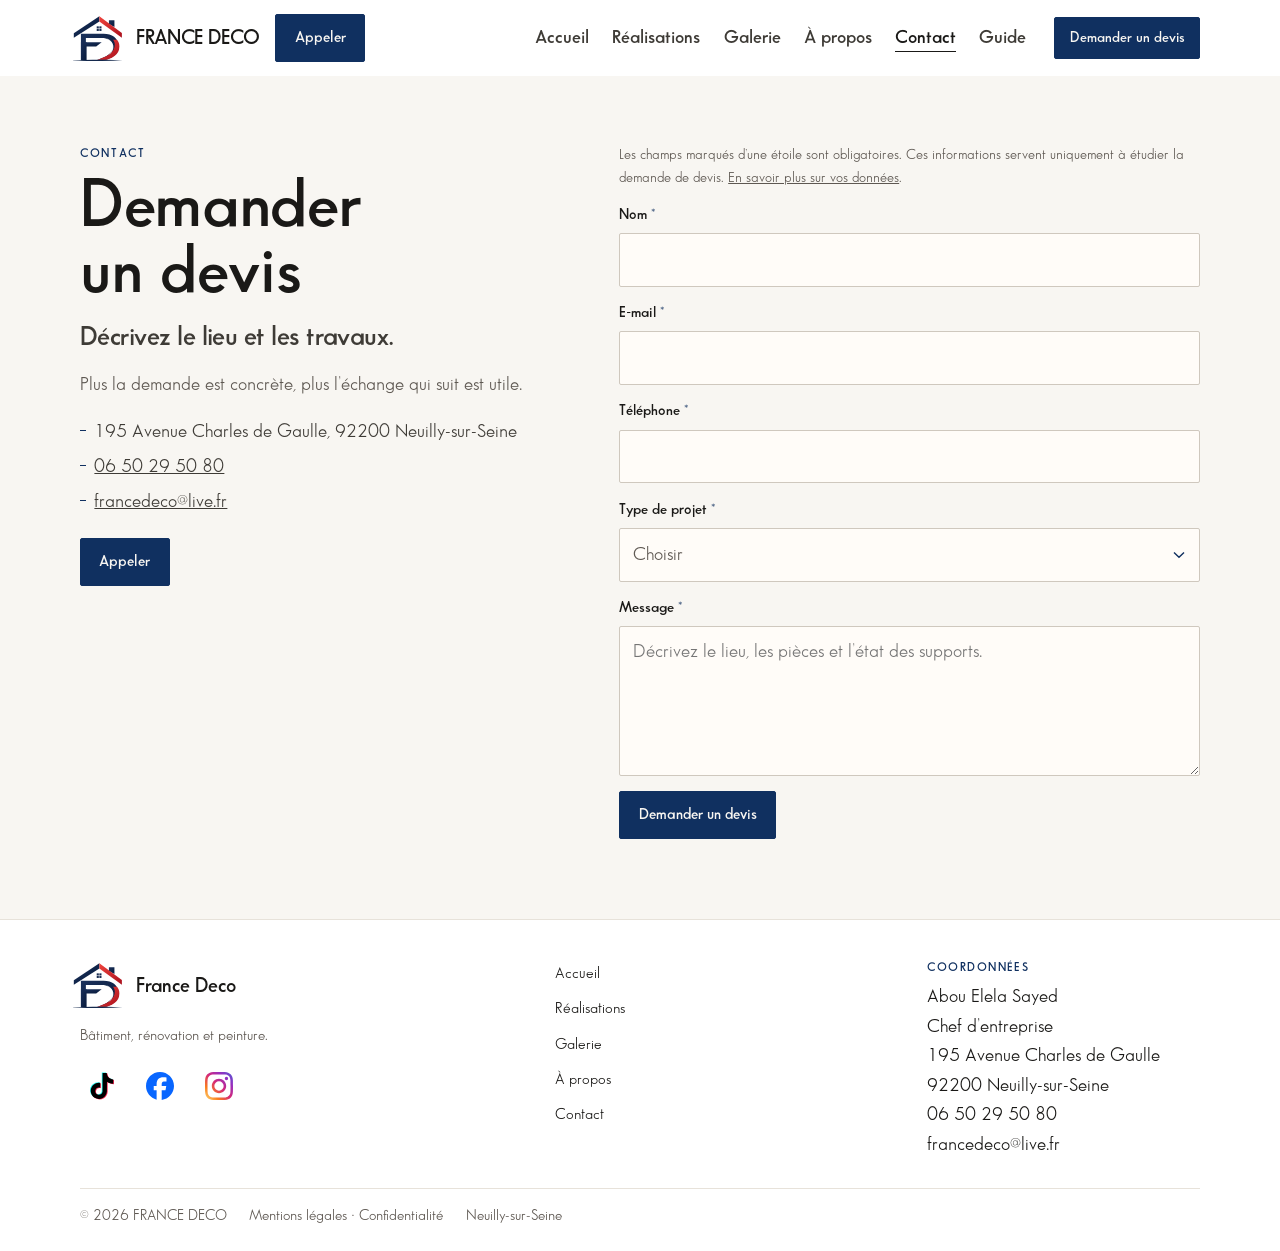
<file: contact.html>
<!DOCTYPE html>
<html lang="fr">
  <head>
    <script async src="https://www.googletagmanager.com/gtm.js?id=GTM-WWM6QKR2"></script>
    <script>
      window.dataLayer = window.dataLayer || [];
      function gtag(){dataLayer.push(arguments);}
      gtag('js', new Date());
    </script>
    <meta charset="utf-8">
    <meta name="viewport" content="width=device-width, initial-scale=1">
    <meta name="color-scheme" content="light">
    <meta name="theme-color" content="#f3f0ea">

    <title>Devis rénovation et peinture à Paris | France Deco</title>
    <meta name="description" content="Demandez un devis à France Deco, entreprise de bâtiment à Neuilly-sur-Seine : rénovation, peinture, sols et murs à Paris et en Île-de-France.">
    <meta name="keywords" content="devis rénovation, devis peinture, devis travaux Paris, contact entreprise de bâtiment Neuilly-sur-Seine, France Deco, entreprise de bâtiment Neuilly-sur-Seine, rénovation Paris, rénovation Île-de-France, rénovation Hauts-de-Seine">
    <meta name="robots" content="index, follow, max-image-preview:large, max-snippet:-1, max-video-preview:-1">
    <meta name="author" content="France Deco">
    <meta name="application-name" content="France Deco">
    <meta name="apple-mobile-web-app-title" content="France Deco">
    <meta name="geo.region" content="FR-92">
    <meta name="geo.placename" content="Neuilly-sur-Seine">
    <link rel="canonical" href="https://francedeco-paris.fr/contact">
    <link rel="alternate" hreflang="fr" href="https://francedeco-paris.fr/contact">
    <link rel="alternate" hreflang="x-default" href="https://francedeco-paris.fr/contact">
    <meta property="og:locale" content="fr_FR">
    <meta property="og:type" content="website">
    <meta property="og:site_name" content="France Deco">
    <meta property="og:url" content="https://francedeco-paris.fr/contact">
    <meta property="og:title" content="Demander un devis de rénovation — France Deco">
    <meta property="og:description" content="Formulaire de demande de devis pour des travaux de rénovation et de peinture à Paris et en Île-de-France.">
    <meta property="og:image" content="https://francedeco-paris.fr/images/real-hero.jpg">
    <meta property="og:image:alt" content="Séjour rénové par France Deco, parquet clair et murs clairs">
    <meta name="twitter:card" content="summary_large_image">
    <meta name="twitter:title" content="Demander un devis de rénovation — France Deco">
    <meta name="twitter:description" content="Formulaire de demande de devis pour des travaux de rénovation et de peinture à Paris et en Île-de-France.">
    <meta name="twitter:image" content="https://francedeco-paris.fr/images/real-hero.jpg">
    <meta name="twitter:image:alt" content="Séjour rénové par France Deco, parquet clair et murs clairs">
    <script type="application/ld+json">
      {
        "@context": "https://schema.org",
        "@graph": [
          {
            "@type": "ContactPage",
            "@id": "https://francedeco-paris.fr/contact#webpage",
            "url": "https://francedeco-paris.fr/contact",
            "name": "Devis rénovation et peinture à Paris | France Deco",
            "description": "Demandez un devis à France Deco, entreprise de bâtiment à Neuilly-sur-Seine : rénovation, peinture, sols et murs à Paris et en Île-de-France.",
            "inLanguage": "fr-FR",
            "isPartOf": {
              "@id": "https://francedeco-paris.fr/#website"
            },
            "primaryImageOfPage": {
              "@type": "ImageObject",
              "url": "https://francedeco-paris.fr/images/real-hero.jpg",
              "caption": "Séjour rénové par France Deco, parquet clair et murs clairs"
            },
            "about": {
              "@id": "https://francedeco-paris.fr/#entreprise"
            },
            "breadcrumb": {
              "@id": "https://francedeco-paris.fr/contact#breadcrumb"
            },
            "mainEntity": {
              "@id": "https://francedeco-paris.fr/#entreprise"
            }
          },
          {
            "@type": "BreadcrumbList",
            "@id": "https://francedeco-paris.fr/contact#breadcrumb",
            "itemListElement": [
              {
                "@type": "ListItem",
                "position": 1,
                "name": "Accueil",
                "item": "https://francedeco-paris.fr/"
              },
              {
                "@type": "ListItem",
                "position": 2,
                "name": "Contact",
                "item": "https://francedeco-paris.fr/contact"
              }
            ]
          },
          {
            "@type": [
              "GeneralContractor",
              "HousePainter"
            ],
            "@id": "https://francedeco-paris.fr/#entreprise",
            "name": "FRANCE DECO",
            "url": "https://francedeco-paris.fr/",
            "telephone": "+33650295080"
          }
        ]
      }
    </script>

    <link rel="icon" type="image/png" sizes="48x48" href="/images/favicon-48.png?v=2">
    <link rel="apple-touch-icon" href="/images/apple-touch-icon.png?v=2">

    <link rel="preload" href="fonts/sansserif-600.woff2" as="font" type="font/woff2" crossorigin>
    <link rel="preload" href="fonts/sansserif-400.woff2" as="font" type="font/woff2" crossorigin>

    <link rel="stylesheet" href="css/style.css">
  </head>

  <body data-page="contact">

    <a class="skip" href="#contenu">Aller au contenu</a>

    <header class="site-header">
      <div class="wrap header-bar">

        <a class="brand" href="/">
          <img src="images/logo.svg" alt="" width="48" height="46">
          <span class="brand-name">FRANCE DECO</span>
        </a>

        <a class="btn btn-primary header-call" href="tel:+33650295080">
          Appeler
        </a>

        <button
          class="nav-toggle"
          type="button"
          aria-expanded="false"
          aria-controls="nav-principale"
        >
          <span class="nav-toggle-icon" aria-hidden="true"></span>
          <span class="sr-only">Ouvrir le menu</span>
        </button>

        <nav id="nav-principale" class="nav" aria-label="Navigation principale">

          <ul class="nav-list">
            <li><a href="/" data-nav="accueil">Accueil</a></li>
            <li><a href="realisation">Réalisations</a></li>
            <li><a href="galerie">Galerie</a></li>
            <li><a href="/#a-propos" data-nav="a-propos">À propos</a></li>
            <li><a href="contact" aria-current="page">Contact</a></li>
            <li><a href="guide-renovation-interieure">Guide</a></li>
          </ul>

          <a class="btn btn-primary nav-cta" href="#devis">
            Demander un devis
          </a>

        </nav>
      </div>
    </header>

    <main id="contenu">

      <section class="page-head" id="devis">

        <div class="wrap contact-grid">

          <div>

            <p class="eyebrow">Contact</p>

            <h1>Demander un devis</h1>

            <p class="lead">Décrivez le lieu et les travaux.</p>

            <p class="deck">
              Plus la demande est concrète, plus l’échange qui suit est utile.
            </p>

            <ul class="contact-points">
              <li>195 Avenue Charles de Gaulle, 92200 Neuilly-sur-Seine</li>
              <li><a href="tel:+33650295080">06 50 29 50 80</a></li>
              <li><a href="mailto:francedeco@live.fr">francedeco@live.fr</a></li>
            </ul>

            <p class="section-more">
              <a class="btn btn-primary" href="tel:+33650295080">Appeler</a>
            </p>

          </div>

          <div>

          <!-- Message affiché après l'envoi (rempli par le script en bas de page) -->
          <p class="success-message" role="status" id="message-succes" hidden>
            Votre demande a bien été envoyée. Nous vous répondrons rapidement.
          </p>

          <p class="error-message" role="alert" id="message-erreur" hidden>
            Une erreur est survenue lors de l’envoi. Veuillez réessayer ou nous appeler au 06 50 29 50 80.
          </p>

          <form id="devis-form" class="form-panel" method="POST"
          action="https://api.web3forms.com/submit" novalidate>

              <!-- Clé Web3Forms : à remplacer par ta clé (voir web3forms.com) -->
              <input type="hidden" name="access_key" value="690bb574-575a-4805-ab41-e91be5df1b4e">

              <!-- Objet et destination du mail -->
              <input type="hidden" name="subject" value="Nouvelle demande de devis - France Deco">
              <input type="hidden" name="from_name" value="France Deco - Site web">

              <!-- Page de retour après envoi -->
              <input type="hidden" name="redirect" value="https://francedeco-paris.fr/contact?envoye=1#devis">

              <p class="form-note">
                Les champs marqués d’une étoile sont obligatoires.
                Ces informations servent uniquement à étudier la demande de devis.
                <a href="confidentialite">En savoir plus sur vos données</a>.
              </p>

              <!-- Protection anti-spam -->
              <div class="hp" aria-hidden="true">
                <label for="site-web">Site web</label>
                <input
                  id="site-web"
                  name="_honey"
                  type="text"
                  tabindex="-1"
                  autocomplete="off"
                >
              </div>

              <!-- Nom -->
              <div class="field" data-field="nom">

                <label for="nom">
                  Nom <span class="req" aria-hidden="true">*</span>
                </label>

                <input
                  id="nom"
                  name="nom"
                  type="text"
                  autocomplete="name"
                  required
                  maxlength="80"
                >

                <p class="field-error" id="err-nom" hidden></p>

              </div>

              <!-- Email -->
              <div class="field" data-field="email">

                <label for="email">
                  E-mail <span class="req" aria-hidden="true">*</span>
                </label>

                <input
                  id="email"
                  name="email"
                  type="email"
                  autocomplete="email"
                  inputmode="email"
                  required
                  maxlength="120"
                >

                <p class="field-error" id="err-email" hidden></p>

              </div>

              <!-- Téléphone -->
              <div class="field" data-field="telephone">

                <label for="telephone">
                  Téléphone <span class="req" aria-hidden="true">*</span>
                </label>

                <input
                  id="telephone"
                  name="telephone"
                  type="tel"
                  autocomplete="tel"
                  inputmode="tel"
                  required
                  maxlength="20"
                >

                <p class="field-error" id="err-telephone" hidden></p>

              </div>

              <!-- Type de projet -->
              <div class="field" data-field="type">

                <label for="type">
                  Type de projet <span class="req" aria-hidden="true">*</span>
                </label>

                <select id="type" name="type" required>
                  <option value="">Choisir</option>
                  <option value="Revêtement de sol">Revêtement de sol</option>
                  <option value="Revêtement mural">Revêtement mural</option>
                  <option value="Peinture intérieure">Peinture intérieure</option>
                  <option value="Rénovation intérieure">Rénovation intérieure</option>
                  <option value="Aménagement intérieur">Aménagement intérieur</option>
                  <option value="Logement">Logement</option>
                  <option value="Autre">Autre</option>
                </select>

                <p class="field-error" id="err-type" hidden></p>

              </div>

              <!-- Message -->
              <div class="field" data-field="message">

                <label for="message">
                  Message <span class="req" aria-hidden="true">*</span>
                </label>

                <textarea
                  id="message"
                  name="message"
                  required
                  maxlength="4000"
                  placeholder="Décrivez le lieu, les pièces et l’état des supports."
                ></textarea>

                <p class="field-error" id="err-message" hidden></p>

              </div>

              <p class="notice" id="form-send-error" hidden></p>

              <div class="form-actions">

                <button class="btn btn-primary" type="submit">
                  Demander un devis
                </button>

              </div>

            </form>

          </div>

        </div>

      </section>

    </main>

    <footer class="site-footer">

      <div class="wrap footer-grid">

        <div class="footer-brand">

          <a class="brand" href="/">
            <img src="images/logo.svg" alt="" width="48" height="46">
            <span class="brand-name">France Deco</span>
          </a>

          <p>Bâtiment, rénovation et peinture.</p>
          <ul class="social">
          <li>
            <a href="https://www.tiktok.com/@francedeco.fr" target="_blank" rel="noopener" aria-label="TikTok">
              <svg viewBox="-1 -1 26 26" aria-hidden="true">
                <path transform="translate(-.7 -.5)" fill="#25F4EE" d="M12.525.02c1.31-.02 2.61-.01 3.91-.02.08 1.53.63 3.09 1.75 4.17 1.12 1.11 2.7 1.62 4.24 1.79v4.03c-1.44-.05-2.89-.35-4.2-.97-.57-.26-1.1-.59-1.62-.93-.01 2.92.01 5.84-.02 8.75-.08 1.4-.54 2.79-1.35 3.94-1.31 1.92-3.58 3.17-5.91 3.21-1.43.08-2.86-.31-4.08-1.03-2.02-1.19-3.44-3.37-3.65-5.71-.02-.5-.03-1-.01-1.49.18-1.9 1.12-3.72 2.58-4.96 1.66-1.44 3.98-2.13 6.15-1.72.02 1.48-.04 2.96-.04 4.44-.99-.32-2.15-.23-3.02.37-.63.41-1.11 1.04-1.36 1.75-.21.51-.15 1.07-.14 1.61.24 1.64 1.82 3.02 3.5 2.87 1.12-.01 2.19-.66 2.77-1.61.19-.33.4-.67.41-1.06.1-1.79.06-3.57.07-5.36.01-4.03-.01-8.05.02-12.07z"/>
                <path transform="translate(.7 .5)" fill="#FE2C55" d="M12.525.02c1.31-.02 2.61-.01 3.91-.02.08 1.53.63 3.09 1.75 4.17 1.12 1.11 2.7 1.62 4.24 1.79v4.03c-1.44-.05-2.89-.35-4.2-.97-.57-.26-1.1-.59-1.62-.93-.01 2.92.01 5.84-.02 8.75-.08 1.4-.54 2.79-1.35 3.94-1.31 1.92-3.58 3.17-5.91 3.21-1.43.08-2.86-.31-4.08-1.03-2.02-1.19-3.44-3.37-3.65-5.71-.02-.5-.03-1-.01-1.49.18-1.9 1.12-3.72 2.58-4.96 1.66-1.44 3.98-2.13 6.15-1.72.02 1.48-.04 2.96-.04 4.44-.99-.32-2.15-.23-3.02.37-.63.41-1.11 1.04-1.36 1.75-.21.51-.15 1.07-.14 1.61.24 1.64 1.82 3.02 3.5 2.87 1.12-.01 2.19-.66 2.77-1.61.19-.33.4-.67.41-1.06.1-1.79.06-3.57.07-5.36.01-4.03-.01-8.05.02-12.07z"/>
                <path fill="#000" d="M12.525.02c1.31-.02 2.61-.01 3.91-.02.08 1.53.63 3.09 1.75 4.17 1.12 1.11 2.7 1.62 4.24 1.79v4.03c-1.44-.05-2.89-.35-4.2-.97-.57-.26-1.1-.59-1.62-.93-.01 2.92.01 5.84-.02 8.75-.08 1.4-.54 2.79-1.35 3.94-1.31 1.92-3.58 3.17-5.91 3.21-1.43.08-2.86-.31-4.08-1.03-2.02-1.19-3.44-3.37-3.65-5.71-.02-.5-.03-1-.01-1.49.18-1.9 1.12-3.72 2.58-4.96 1.66-1.44 3.98-2.13 6.15-1.72.02 1.48-.04 2.96-.04 4.44-.99-.32-2.15-.23-3.02.37-.63.41-1.11 1.04-1.36 1.75-.21.51-.15 1.07-.14 1.61.24 1.64 1.82 3.02 3.5 2.87 1.12-.01 2.19-.66 2.77-1.61.19-.33.4-.67.41-1.06.1-1.79.06-3.57.07-5.36.01-4.03-.01-8.05.02-12.07z"/>
              </svg>
            </a>
          </li>
          <li>
            <a href="https://www.facebook.com/profile.php?id=61597016122951" target="_blank" rel="noopener" aria-label="Facebook">
              <svg viewBox="0 0 24 24" aria-hidden="true">
                <path fill="#0866FF" d="M9.101 23.691v-7.98H6.627v-3.667h2.474v-1.58c0-4.085 1.848-5.978 5.858-5.978.401 0 .955.042 1.468.103a8.68 8.68 0 0 1 1.141.195v3.325a8.623 8.623 0 0 0-.653-.036 26.805 26.805 0 0 0-.733-.009c-.707 0-1.259.096-1.675.309a1.686 1.686 0 0 0-.679.622c-.258.42-.374.995-.374 1.752v1.297h3.919l-.386 2.103-.287 1.564h-3.246v8.245C19.396 23.238 24 18.179 24 12.044c0-6.627-5.373-12-12-12s-12 5.373-12 12c0 5.628 3.874 10.35 9.101 11.647Z"/>
              </svg>
            </a>
          </li>
          <li>
            <a href="https://www.instagram.com/francedeco.fr" target="_blank" rel="noopener" aria-label="Instagram">
              <svg viewBox="0 0 24 24" aria-hidden="true">
                <defs>
                  <linearGradient id="ig-grad" x1="0" y1="1" x2="1" y2="0">
                    <stop offset="0" stop-color="#FEDA75"/>
                    <stop offset=".25" stop-color="#FA7E1E"/>
                    <stop offset=".5" stop-color="#D62976"/>
                    <stop offset=".75" stop-color="#962FBF"/>
                    <stop offset="1" stop-color="#4F5BD5"/>
                  </linearGradient>
                </defs>
                <path fill="url(#ig-grad)" d="M7.0301.084c-1.2768.0602-2.1487.264-2.911.5634-.7888.3075-1.4575.72-2.1228 1.3877-.6652.6677-1.075 1.3368-1.3802 2.127-.2954.7638-.4956 1.6365-.552 2.914-.0564 1.2775-.0689 1.6882-.0626 4.947.0062 3.2586.0206 3.6671.0825 4.9473.061 1.2765.264 2.1482.5635 2.9107.308.7889.72 1.4573 1.388 2.1228.6679.6655 1.3365 1.0743 2.1285 1.38.7632.295 1.6361.4961 2.9134.552 1.2773.056 1.6884.069 4.9462.0627 3.2578-.0062 3.668-.0207 4.9478-.0814 1.28-.0607 2.147-.2652 2.9098-.5633.7889-.3086 1.4578-.72 2.1228-1.3881.665-.6682 1.0745-1.3378 1.3795-2.1284.2957-.7632.4966-1.636.552-2.9124.056-1.2809.0692-1.6898.063-4.948-.0063-3.2583-.021-3.6668-.0817-4.9465-.0607-1.2797-.264-2.1487-.5633-2.9117-.3084-.7889-.72-1.4568-1.3876-2.1228C21.2982 1.33 20.628.9208 19.8378.6165 19.074.321 18.2017.1197 16.9244.0645 15.6471.0093 15.236-.005 11.977.0014 8.718.0076 8.31.0215 7.0301.0839m.1402 21.6932c-1.17-.0509-1.8053-.2453-2.2287-.408-.5606-.216-.96-.4771-1.3819-.895-.422-.4178-.6811-.8186-.9-1.378-.1644-.4234-.3624-1.058-.4171-2.228-.0595-1.2645-.072-1.6442-.079-4.848-.007-3.2037.0053-3.583.0607-4.848.05-1.169.2456-1.805.408-2.2282.216-.5613.4762-.96.895-1.3816.4188-.4217.8184-.6814 1.3783-.9003.423-.1651 1.0575-.3614 2.227-.4171 1.2655-.06 1.6447-.072 4.848-.079 3.2033-.007 3.5835.005 4.8495.0608 1.169.0508 1.8053.2445 2.228.408.5608.216.96.4754 1.3816.895.4217.4194.6816.8176.9005 1.3787.1653.4217.3617 1.056.4169 2.2263.0602 1.2655.0739 1.645.0796 4.848.0058 3.203-.0055 3.5834-.061 4.848-.051 1.17-.245 1.8055-.408 2.2294-.216.5604-.4763.96-.8954 1.3814-.419.4215-.8181.6811-1.3783.9-.4224.1649-1.0577.3617-2.2262.4174-1.2656.0595-1.6448.072-4.8493.079-3.2045.007-3.5825-.006-4.848-.0608M16.953 5.5864A1.44 1.44 0 1 0 18.39 4.144a1.44 1.44 0 0 0-1.437 1.4424M5.8385 12.012c.0067 3.4032 2.7706 6.1557 6.173 6.1493 3.4026-.0065 6.157-2.7701 6.1506-6.1733-.0065-3.4032-2.771-6.1565-6.174-6.1498-3.403.0067-6.156 2.771-6.1496 6.1738M8 12.0077a4 4 0 1 1 4.008 3.9921A3.9996 3.9996 0 0 1 8 12.0077"/>
              </svg>
            </a>
          </li>
        </ul>

        </div>

        <nav class="footer-nav" aria-label="Pied de page">

          <ul>
            <li><a href="/">Accueil</a></li>
            <li><a href="realisation">Réalisations</a></li>
            <li><a href="galerie">Galerie</a></li>
            <li><a href="/#a-propos">À propos</a></li>
            <li><a href="contact">Contact</a></li>
          </ul>

        </nav>

        <div>

          <p class="footer-label">Coordonnées</p>

          <p>
            Abou Elela Sayed<br>
            Chef d’entreprise
          </p>

          <p>
            195 Avenue Charles de Gaulle<br>
            92200 Neuilly-sur-Seine
          </p>

          <p><a href="tel:+33650295080">06 50 29 50 80</a></p>

          <p><a href="mailto:francedeco@live.fr">francedeco@live.fr</a></p>

        </div>

      </div>

      <div class="wrap footer-base">
        <p>© 2026 FRANCE DECO</p>
        <p><a href="mentions-legales">Mentions légales</a> · <a href="confidentialite">Confidentialité</a></p>
        <p>Neuilly-sur-Seine</p>
      </div>

    </footer>

    <!--
      Validation côté navigateur : elle bloque l'envoi si un champ est faux,
      sinon elle laisse le formulaire partir vers Web3Forms.
      Elle passe AVANT le code de main.js pour que main.js ne bloque plus l'envoi.
    -->
    <script>
      document.addEventListener("submit", function (ev) {
        var form = ev.target;
        if (!form || form.id !== "devis-form") return;

        var regles = {
          nom: function (v) { return v.trim().length < 2 ? "Indiquez votre nom." : ""; },
          email: function (v) { return /^[^\s@]+@[^\s@]+\.[^\s@]{2,}$/.test(v.trim()) ? "" : "Indiquez une adresse e-mail valide."; },
          telephone: function (v) { return v.replace(/\D/g, "").length < 8 ? "Indiquez un numéro de téléphone valide." : ""; },
          type: function (v) { return v === "" ? "Choisissez un type de projet." : ""; },
          message: function (v) { return v.trim().length < 10 ? "Décrivez votre projet en quelques mots (10 caractères minimum)." : ""; }
        };

        var premiereErreur = null;

        Object.keys(regles).forEach(function (nom) {
          var champ = form.elements[nom];
          var zone = document.getElementById("err-" + nom);
          var texte = regles[nom](champ.value);

          if (texte) {
            zone.textContent = texte;
            zone.hidden = false;
            champ.setAttribute("aria-invalid", "true");
            if (!premiereErreur) premiereErreur = champ;
          } else {
            zone.textContent = "";
            zone.hidden = true;
            champ.removeAttribute("aria-invalid");
          }
        });

        if (premiereErreur) {
          ev.preventDefault();
          ev.stopImmediatePropagation();
          premiereErreur.focus();
        } else {
          // Tout est bon : on laisse l'envoi natif se faire, sans passer par main.js
          ev.stopImmediatePropagation();
        }
      }, true);
    </script>

    <script>
      // Après envoi, Web3Forms renvoie sur contact?envoye=1 : on affiche le message de confirmation
      if (new URLSearchParams(window.location.search).get("envoye") === "1") {
        document.getElementById("message-succes").hidden = false;
        document.getElementById("devis-form").hidden = true;
    
        window.dataLayer = window.dataLayer || [];
        window.dataLayer.push({
          event: "form_submit",
          form_id: "devis-form",
          form_name: "Demande de devis"
        });
      }
    </script>

    <script src="js/main.js" defer></script>

  </body>
</html>
</file>
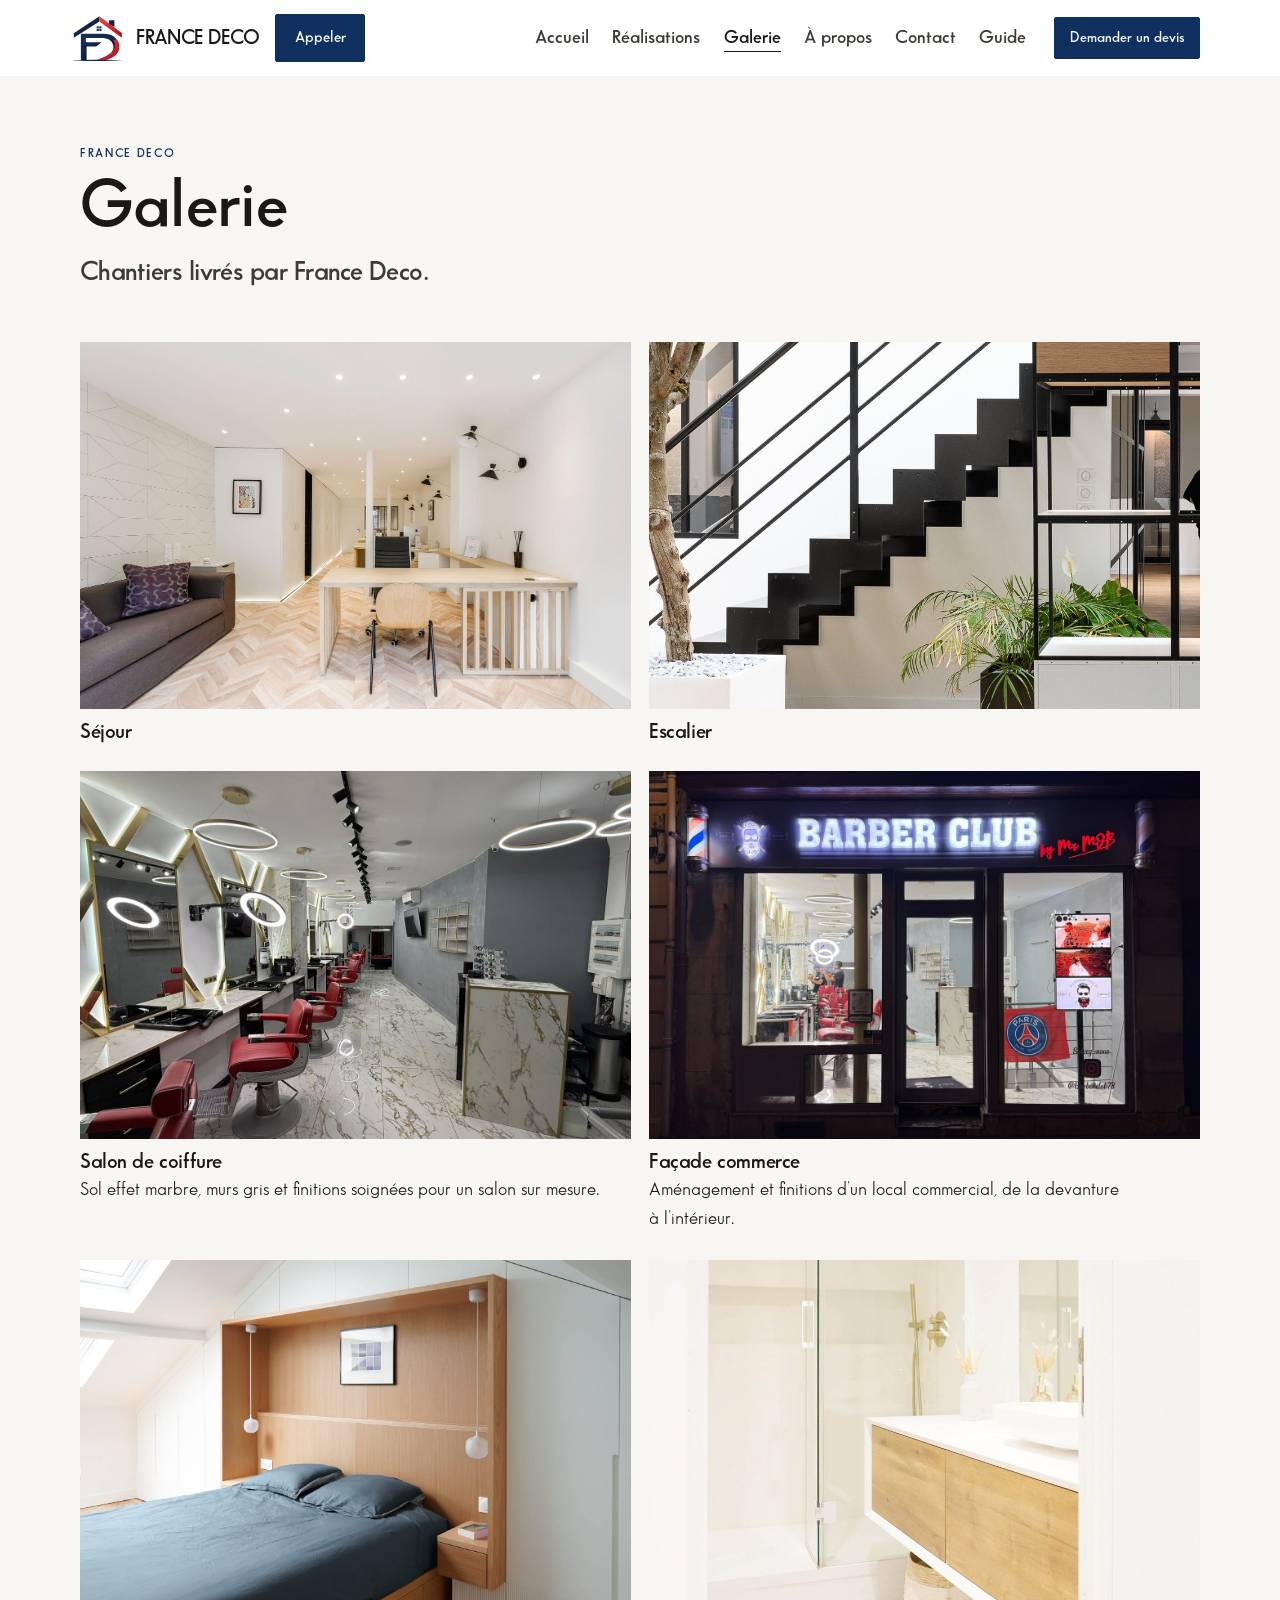
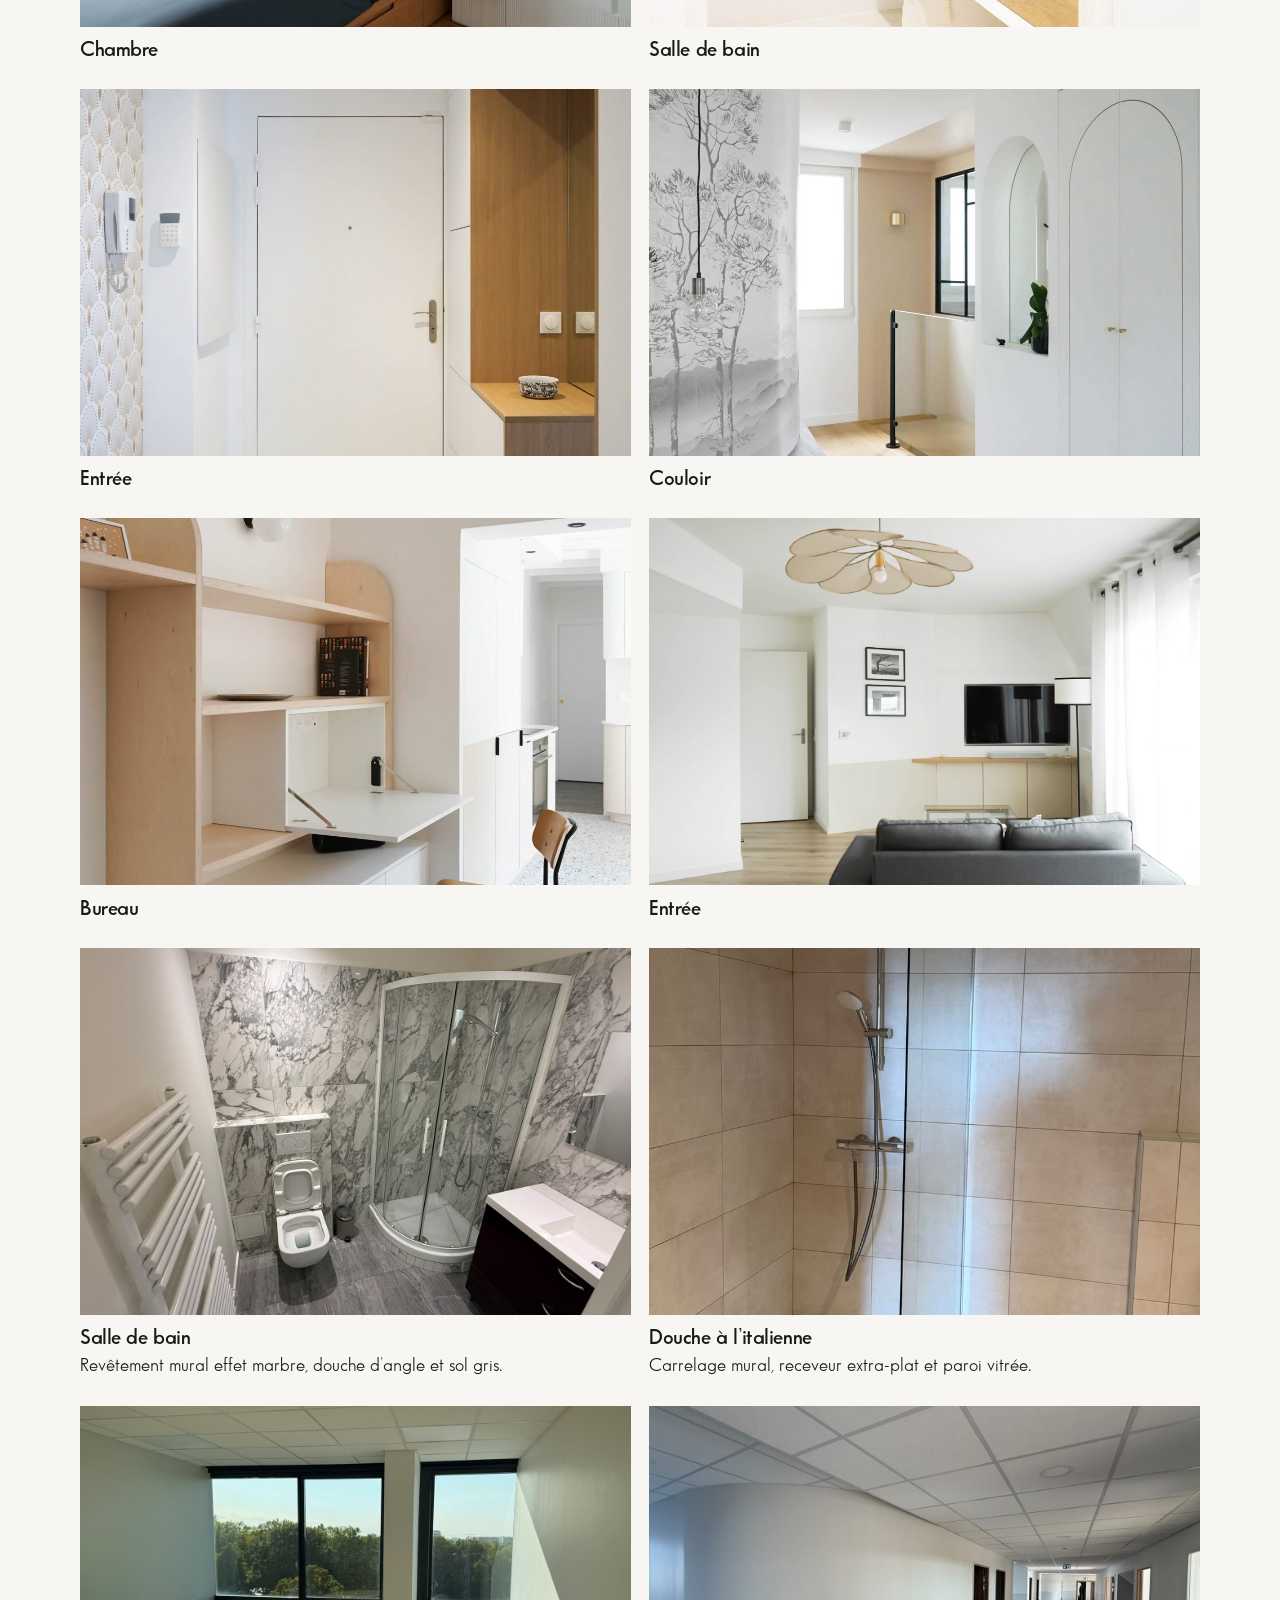
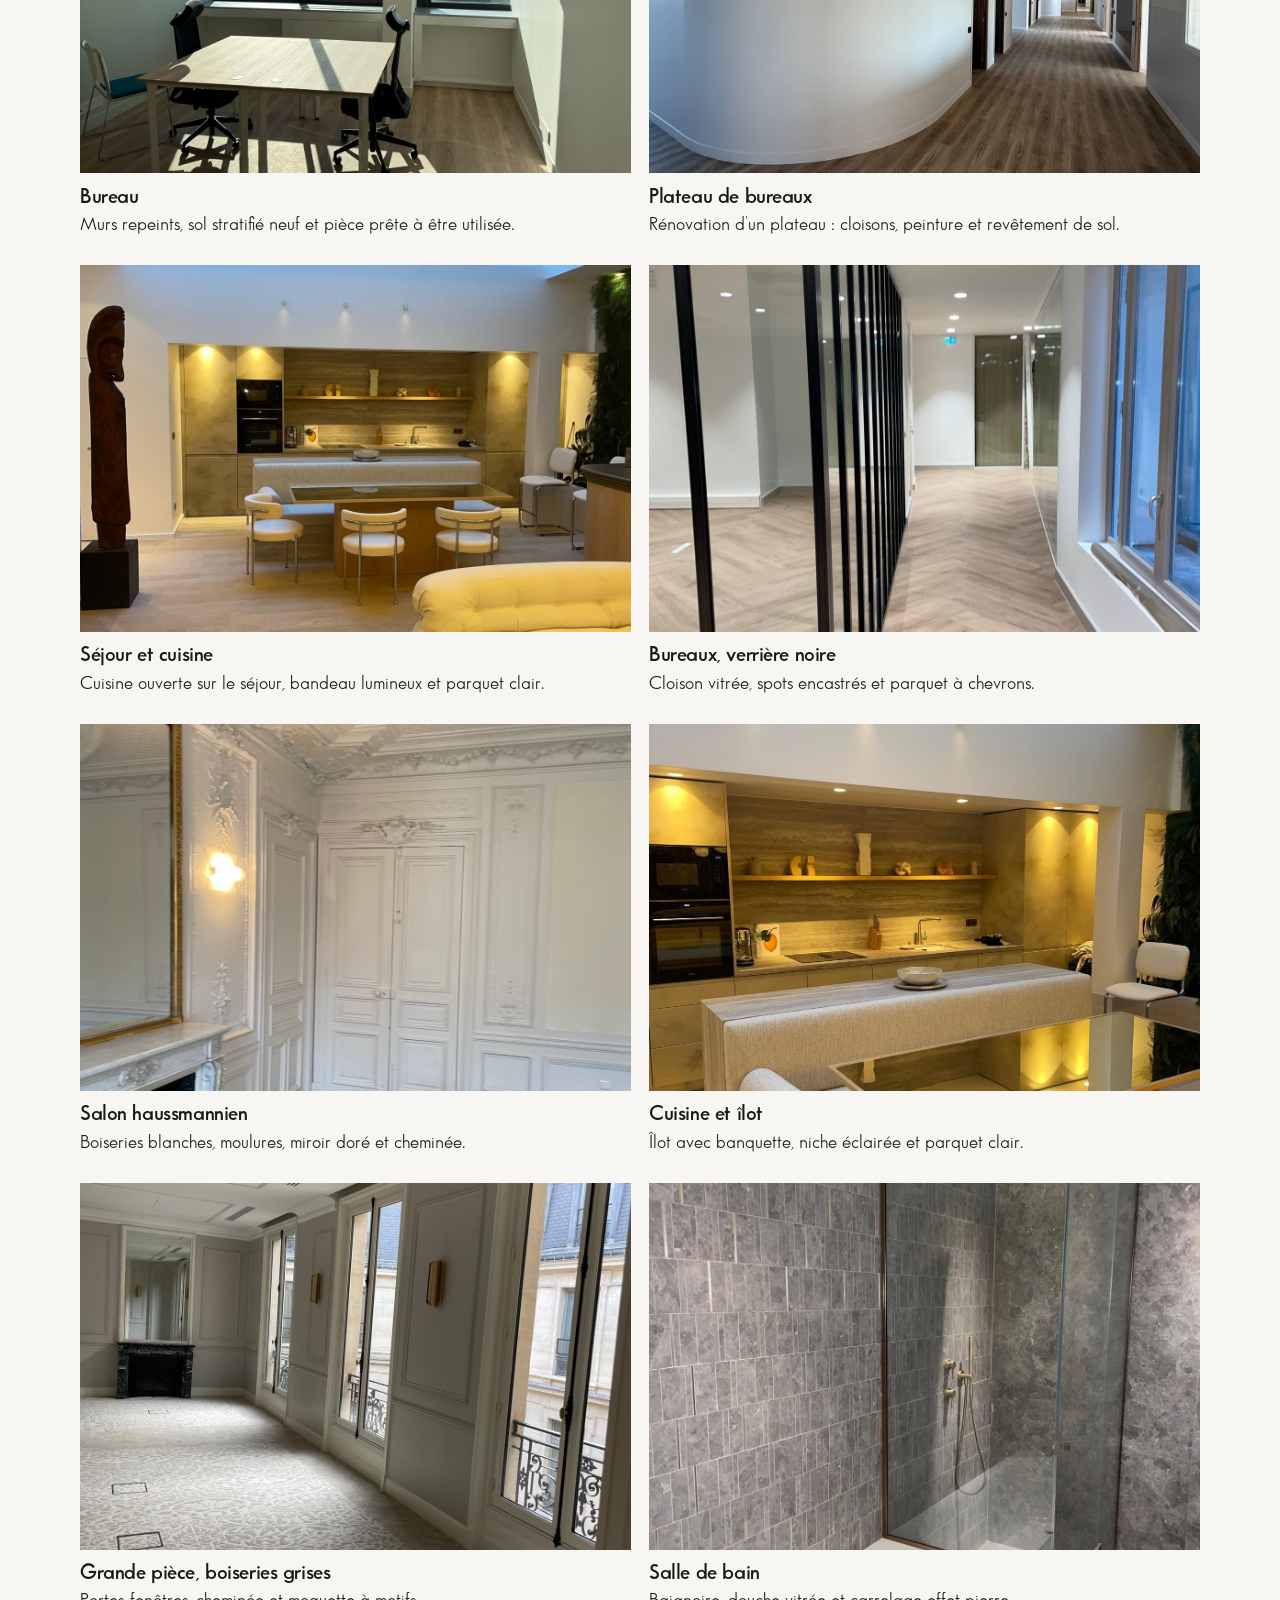
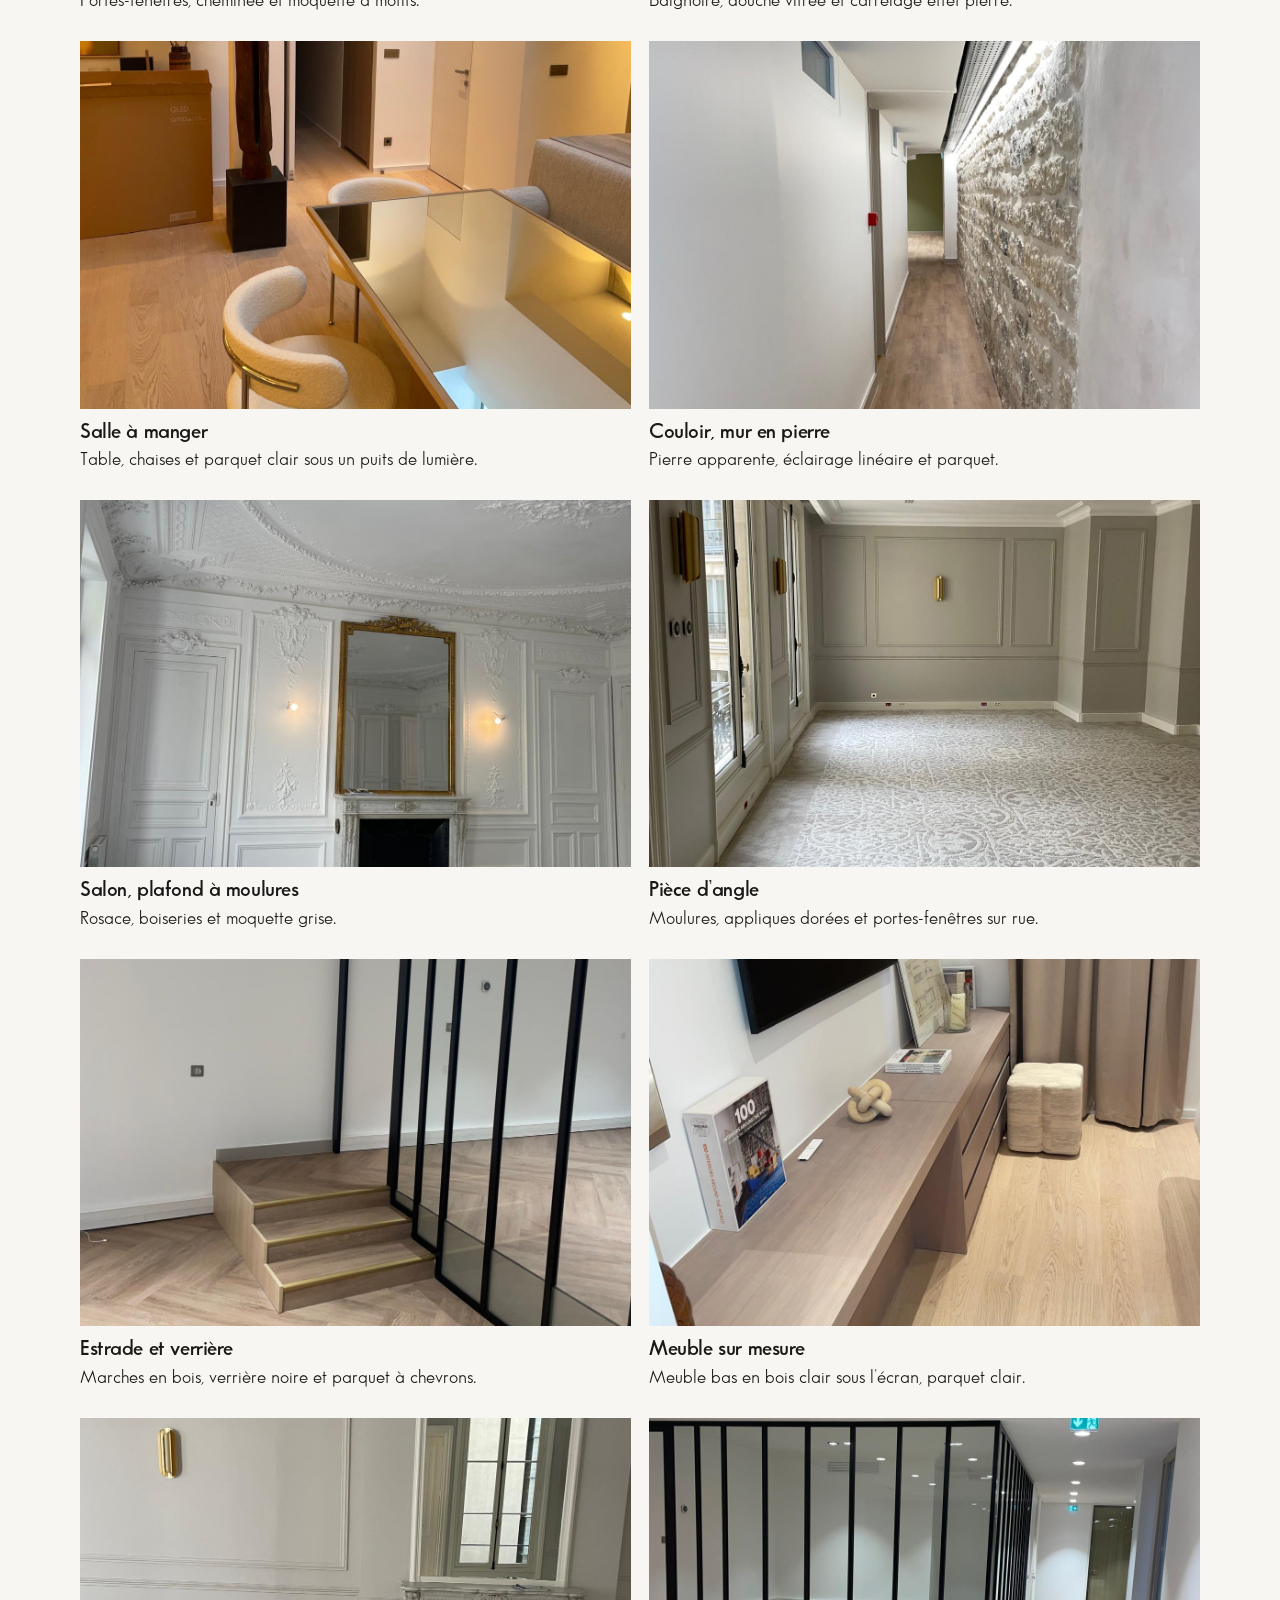
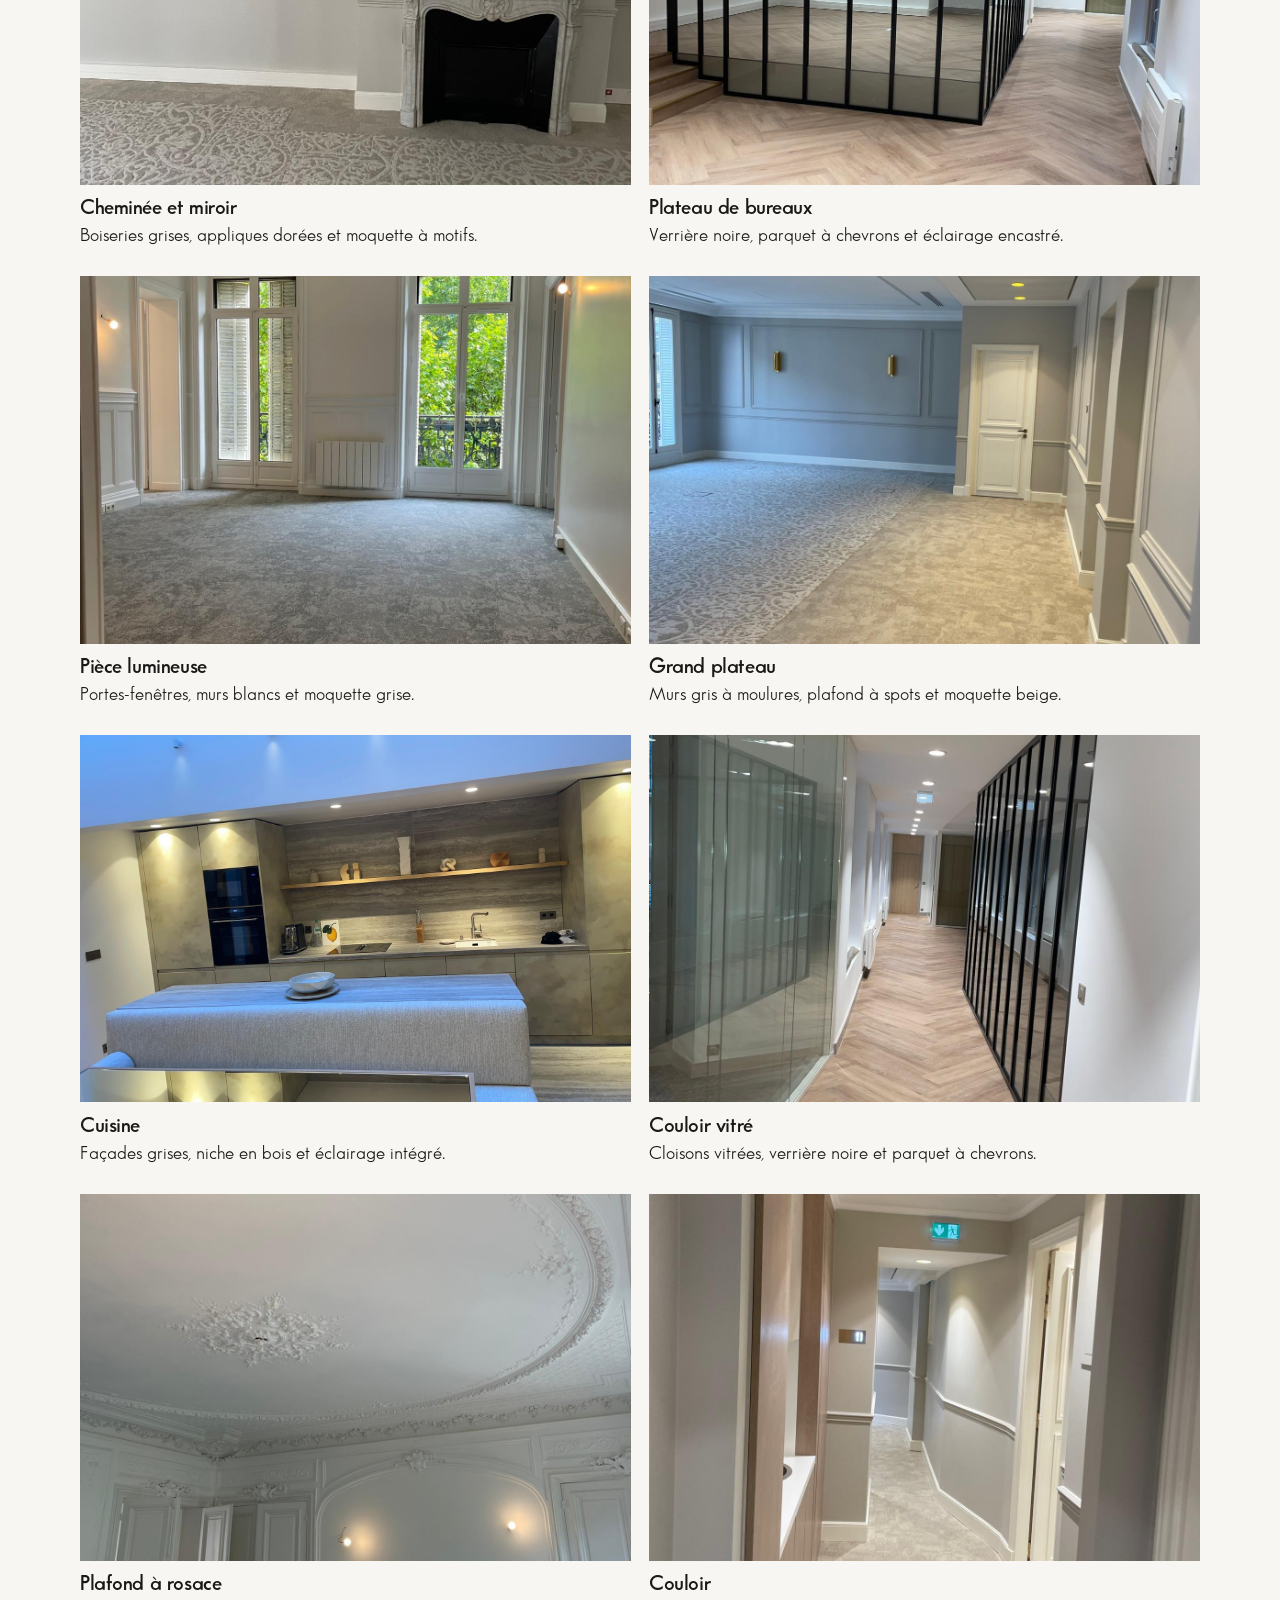
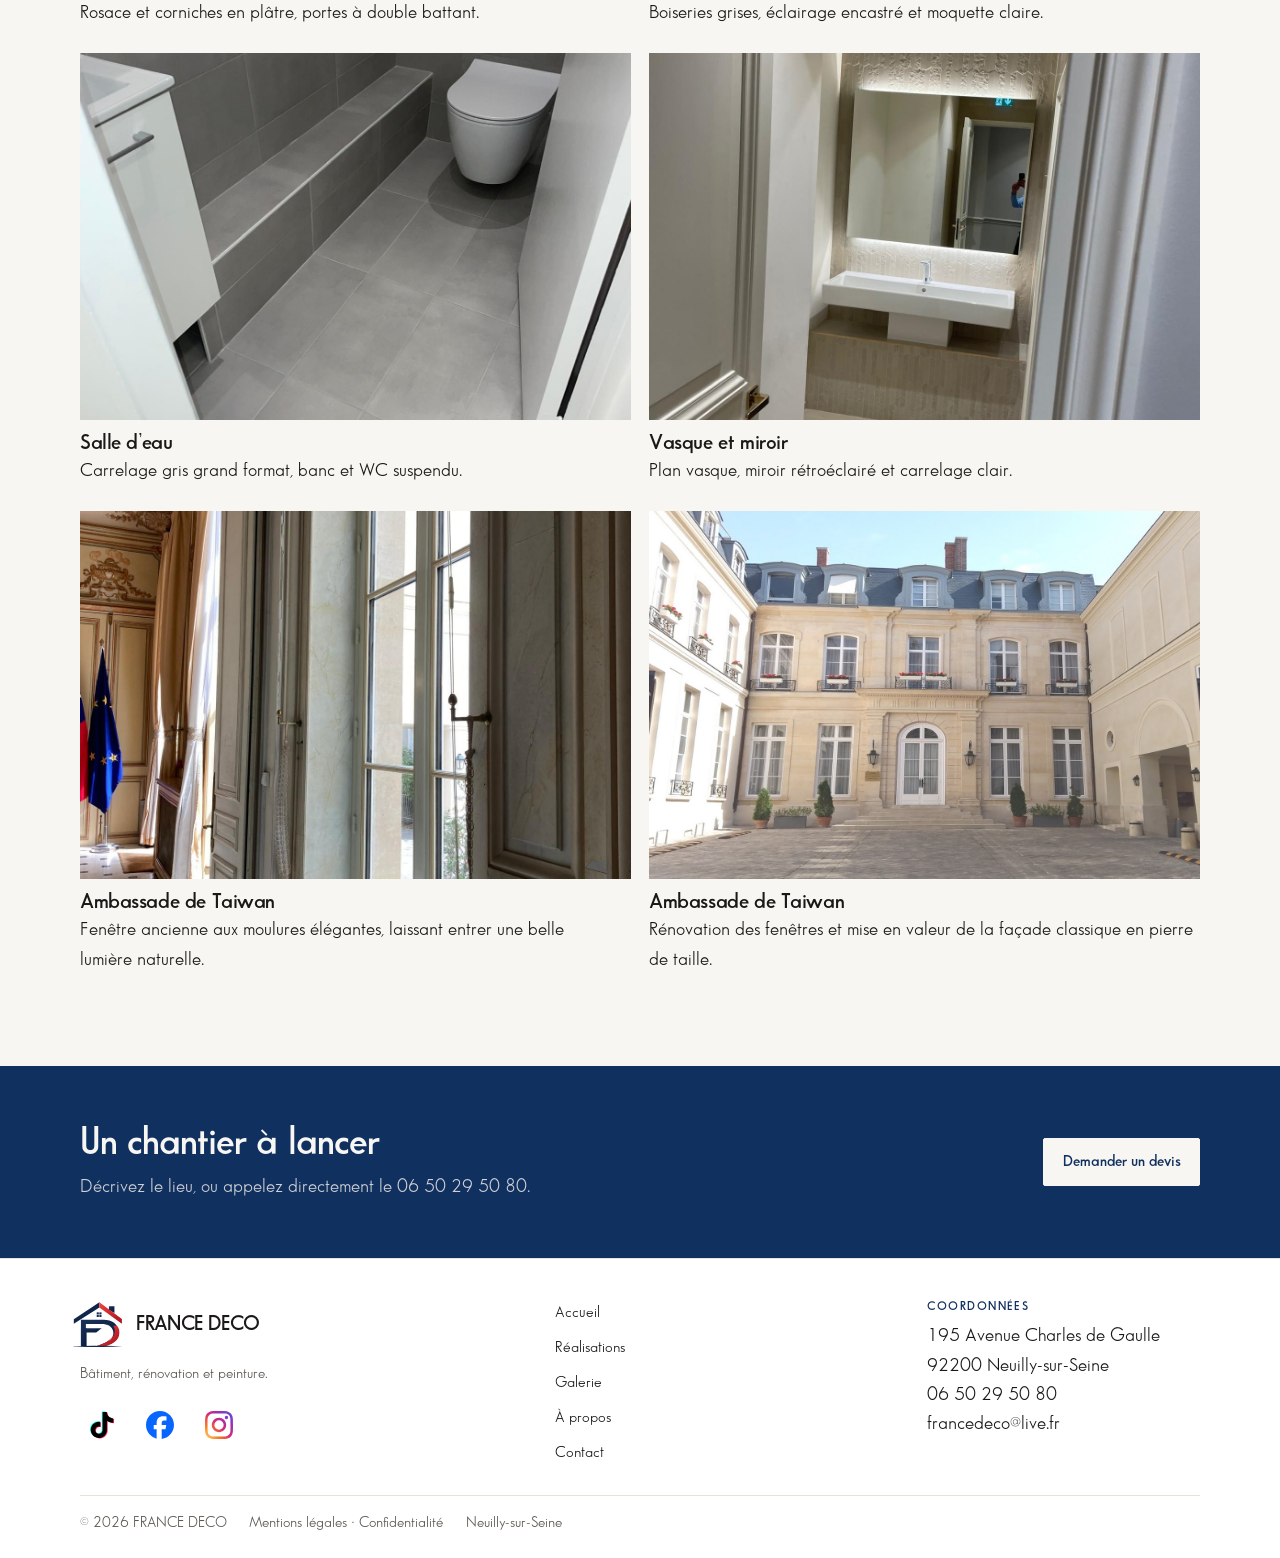
<file: galerie.html>
<!DOCTYPE html>
<html lang="fr">
<head>
  <script async src="https://www.googletagmanager.com/gtm.js?id=GTM-WWM6QKR2"></script>
  <script>
    window.dataLayer = window.dataLayer || [];
    function gtag(){dataLayer.push(arguments);}
    gtag('js', new Date());
  </script>
  <meta charset="utf-8">
  <meta name="viewport" content="width=device-width, initial-scale=1">
  <meta name="color-scheme" content="light">
  <meta name="theme-color" content="#f3f0ea">
  <title>Galerie photos de rénovation intérieure | France Deco</title>
  <meta name="description" content="Galerie de photos : séjours, cuisines, salles de bain, parquet, peinture, boiseries, escaliers et bureaux. Rénovation et finitions France Deco.">
  <meta name="keywords" content="galerie photos rénovation, photos rénovation intérieure, rénovation salle de bain, rénovation cuisine, parquet, peinture boiseries, aménagement bureaux, France Deco, entreprise de bâtiment Neuilly-sur-Seine, rénovation Paris, rénovation Île-de-France, rénovation Hauts-de-Seine">
  <meta name="robots" content="index, follow, max-image-preview:large, max-snippet:-1, max-video-preview:-1">
  <meta name="author" content="France Deco">
  <meta name="application-name" content="France Deco">
  <meta name="apple-mobile-web-app-title" content="France Deco">
  <meta name="geo.region" content="FR-92">
  <meta name="geo.placename" content="Neuilly-sur-Seine">
  <link rel="canonical" href="https://francedeco-paris.fr/galerie">
  <link rel="alternate" hreflang="fr" href="https://francedeco-paris.fr/galerie">
  <link rel="alternate" hreflang="x-default" href="https://francedeco-paris.fr/galerie">
  <meta property="og:locale" content="fr_FR">
  <meta property="og:type" content="website">
  <meta property="og:site_name" content="France Deco">
  <meta property="og:url" content="https://francedeco-paris.fr/galerie">
  <meta property="og:title" content="Galerie photos de rénovation intérieure — France Deco">
  <meta property="og:description" content="Séjours, cuisines, salles de bain, parquet, peinture et boiseries : photos de rénovation intérieure.">
  <meta property="og:image" content="https://francedeco-paris.fr/images/real-hero.jpg">
  <meta property="og:image:alt" content="Séjour rénové par France Deco, parquet clair et murs clairs">
  <meta name="twitter:card" content="summary_large_image">
  <meta name="twitter:title" content="Galerie photos de rénovation intérieure — France Deco">
  <meta name="twitter:description" content="Séjours, cuisines, salles de bain, parquet, peinture et boiseries : photos de rénovation intérieure.">
  <meta name="twitter:image" content="https://francedeco-paris.fr/images/real-hero.jpg">
  <meta name="twitter:image:alt" content="Séjour rénové par France Deco, parquet clair et murs clairs">
  <script type="application/ld+json">
    {
      "@context": "https://schema.org",
      "@graph": [
        {
          "@type": "CollectionPage",
          "@id": "https://francedeco-paris.fr/galerie#webpage",
          "url": "https://francedeco-paris.fr/galerie",
          "name": "Galerie photos de rénovation intérieure | France Deco",
          "description": "Galerie de photos : séjours, cuisines, salles de bain, parquet, peinture, boiseries, escaliers et bureaux. Rénovation et finitions France Deco.",
          "inLanguage": "fr-FR",
          "isPartOf": {
            "@id": "https://francedeco-paris.fr/#website"
          },
          "primaryImageOfPage": {
            "@type": "ImageObject",
            "url": "https://francedeco-paris.fr/images/real-hero.jpg",
            "caption": "Séjour rénové par France Deco, parquet clair et murs clairs"
          },
          "about": {
            "@id": "https://francedeco-paris.fr/#entreprise"
          },
          "breadcrumb": {
            "@id": "https://francedeco-paris.fr/galerie#breadcrumb"
          }
        },
        {
          "@type": "BreadcrumbList",
          "@id": "https://francedeco-paris.fr/galerie#breadcrumb",
          "itemListElement": [
            {
              "@type": "ListItem",
              "position": 1,
              "name": "Accueil",
              "item": "https://francedeco-paris.fr/"
            },
            {
              "@type": "ListItem",
              "position": 2,
              "name": "Galerie",
              "item": "https://francedeco-paris.fr/galerie"
            }
          ]
        },
        {
          "@type": [
            "GeneralContractor",
            "HousePainter"
          ],
          "@id": "https://francedeco-paris.fr/#entreprise",
          "name": "FRANCE DECO",
          "url": "https://francedeco-paris.fr/",
          "telephone": "+33650295080"
        }
      ]
    }
  </script>
  <link rel="icon" type="image/png" sizes="48x48" href="/images/favicon-48.png?v=2">
  <link rel="apple-touch-icon" href="/images/apple-touch-icon.png?v=2">
  <link rel="preload" href="fonts/sansserif-600.woff2" as="font" type="font/woff2" crossorigin>
  <link rel="preload" href="fonts/sansserif-400.woff2" as="font" type="font/woff2" crossorigin>
  <link rel="stylesheet" href="css/style.css">
</head>

<body data-page="galerie">

  <a class="skip" href="#contenu">Aller au contenu</a>

  <header class="site-header">
    <div class="wrap header-bar">
      <a class="brand" href="/">
        <img src="images/logo.svg" alt="" width="48" height="46">
        <span class="brand-name">FRANCE DECO</span>
      </a>

      <a class="btn btn-primary header-call" href="tel:+33650295080">Appeler</a>

      <button class="nav-toggle" type="button" aria-expanded="false" aria-controls="nav-principale">
        <span class="nav-toggle-icon" aria-hidden="true"></span>
        <span class="sr-only">Ouvrir le menu</span>
      </button>

      <nav id="nav-principale" class="nav" aria-label="Navigation principale">
        <ul class="nav-list">
          <li><a href="/" data-nav="accueil">Accueil</a></li>
          <li><a href="realisation">Réalisations</a></li>
          <li><a href="galerie" aria-current="page">Galerie</a></li>
          <li><a href="/#a-propos" data-nav="a-propos">À propos</a></li>
          <li><a href="contact">Contact</a></li>
          <li><a href="guide-renovation-interieure">Guide</a></li>
        </ul>
        <a class="btn btn-primary nav-cta" href="contact#devis">Demander un devis</a>
      </nav>
    </div>
  </header>

  <main id="contenu">

    <header class="page-head">
      <div class="wrap">
        <p class="eyebrow">France Deco</p>
        <h1>Galerie</h1>
        <p class="lead">Chantiers livrés par France Deco.</p>
      </div>
    </header>

    <section class="section" aria-labelledby="titre-galerie" data-reveal>
      <div class="wrap">
        <h2 id="titre-galerie" class="sr-only">Galerie des chantiers</h2>

        <ul class="gallery">

          <!-- 1. SEJOUR -->
          <li data-cat="sejour">
            <figure>
              <button class="shot" type="button">
                <span class="frame">
                  <img src="images/real-hero.jpg" width="1600" height="1067" alt="Séjour rénové, parquet clair.">
                </span>
              </button>
              <figcaption>
                <h3>Séjour</h3>
              </figcaption>
            </figure>
          </li>

          <!-- 2. ESCALIER -->
          <li data-cat="escalier">
            <figure>
              <button class="shot" type="button">
                <span class="frame">
                  <img src="images/real-escalier.jpg" width="917" height="1299" alt="Escalier et garde-corps." loading="lazy">
                </span>
              </button>
              <figcaption>
                <h3>Escalier</h3>
              </figcaption>
            </figure>
          </li>

                   <!-- 13 -->
          <li data-cat="commerce">
            <figure>
              <button class="shot" type="button">
                <span class="frame">
                  <img src="images/real-barber-salon.jpg" width="1600" height="900" alt="Salon de coiffure, sol en marbre et fauteuils rouges." loading="lazy">
                </span>
              </button>
              <figcaption>
                <h3>Salon de coiffure</h3>
                <p>Sol effet marbre, murs gris et finitions soignées pour un salon sur mesure.</p>
              </figcaption>
            </figure>
          </li>

          <!-- 14 -->
          <li data-cat="commerce">
            <figure>
              <button class="shot" type="button">
                <span class="frame">
                  <img src="images/real-barber-facade.jpg" width="1600" height="900" alt="Façade éclairée du salon Barber Club de nuit." loading="lazy">
                </span>
              </button>
              <figcaption>
                <h3>Façade commerce</h3>
                <p>Aménagement et finitions d’un local commercial, de la devanture à l’intérieur.</p>
              </figcaption>
            </figure>
          </li>


          <!-- 7. CHAMBRE -->
          <li data-cat="chambre">
            <figure>
              <button class="shot" type="button">
                <span class="frame">
                  <img src="images/real-chambre.jpg" width="1600" height="1067" alt="Chambre sous combles." loading="lazy">
                </span>
              </button>
              <figcaption>
                <h3>Chambre</h3>
              </figcaption>
            </figure>
          </li>

          <!-- 8. SALLE DE BAIN -->
          <li data-cat="salle-de-bain">
            <figure>
              <button class="shot" type="button">
                <span class="frame">
                  <img src="images/real-salle-de-bain.jpg" width="1066" height="1600" alt="Salle de bain claire." loading="lazy">
                </span>
              </button>
              <figcaption>
                <h3>Salle de bain</h3>
              </figcaption>
            </figure>
          </li>

          <!-- 9. ENTREE -->
          <li data-cat="entree">
            <figure>
              <button class="shot" type="button">
                <span class="frame">
                  <img src="images/real-sol-carreaux.jpg" width="1067" height="1600" alt="Entrée avec carreaux ciment." loading="lazy">
                </span>
              </button>
              <figcaption>
                <h3>Entrée</h3>
              </figcaption>
            </figure>
          </li>

          <!-- 10. COULOIR -->
          <li data-cat="couloir">
            <figure>
              <button class="shot" type="button">
                <span class="frame">
                  <img src="images/real-couloir.jpg" width="1067" height="1600" alt="Couloir voûté." loading="lazy">
                </span>
              </button>
              <figcaption>
                <h3>Couloir</h3>
              </figcaption>
            </figure>
          </li>

          <!-- 11. BUREAU -->
          <li data-cat="bureau">
            <figure>
              <button class="shot" type="button">
                <span class="frame">
                  <img src="images/real-bureau.jpg" width="1067" height="1600" alt="Bureau intégré." loading="lazy">
                </span>
              </button>
              <figcaption>
                <h3>Bureau</h3>
              </figcaption>
            </figure>
          </li>

          <!-- 12. ENTREE -->
          <li data-cat="entree">
            <figure>
              <button class="shot" type="button">
                <span class="frame">
                  <img src="images/real-entree.jpg" width="1600" height="1067" alt="Entrée rénovée." loading="lazy">
                </span>
              </button>
              <figcaption>
                <h3>Entrée</h3>
              </figcaption>
            </figure>
          </li>

          <!-- 15 -->
          <li data-cat="salle-de-bain">
            <figure>
              <button class="shot" type="button">
                <span class="frame">
                  <img src="images/real-sdb-marbre.jpg" width="1600" height="900" alt="Salle de bain avec douche et murs effet marbre." loading="lazy">
                </span>
              </button>
              <figcaption>
                <h3>Salle de bain</h3>
                <p>Revêtement mural effet marbre, douche d’angle et sol gris.</p>
              </figcaption>
            </figure>
          </li>

          <!-- 16 -->
          <li data-cat="salle-de-bain">
            <figure>
              <button class="shot" type="button">
                <span class="frame">
                  <img src="images/real-douche.jpg" width="900" height="1600" alt="Douche à l’italienne carrelée avec paroi vitrée." loading="lazy">
                </span>
              </button>
              <figcaption>
                <h3>Douche à l’italienne</h3>
                <p>Carrelage mural, receveur extra-plat et paroi vitrée.</p>
              </figcaption>
            </figure>
          </li>

          <!-- 17 -->
          <li data-cat="bureau">
            <figure>
              <button class="shot" type="button">
                <span class="frame">
                  <img src="images/real-bureau-open.jpg" width="1600" height="900" alt="Bureau lumineux, murs peints et parquet." loading="lazy">
                </span>
              </button>
              <figcaption>
                <h3>Bureau</h3>
                <p>Murs repeints, sol stratifié neuf et pièce prête à être utilisée.</p>
              </figcaption>
            </figure>
          </li>

          <!-- 18 -->
          <li data-cat="bureau">
            <figure>
              <button class="shot" type="button">
                <span class="frame">
                  <img src="images/real-plateau.jpg" width="1600" height="900" alt="Couloir courbe d’un plateau de bureaux avec sol en parquet." loading="lazy">
                </span>
              </button>
              <figcaption>
                <h3>Plateau de bureaux</h3>
                <p>Rénovation d’un plateau : cloisons, peinture et revêtement de sol.</p>
              </figcaption>
            </figure>
          </li>

          <!-- 19 -->
          <li data-cat="sejour">
            <figure>
              <button class="shot" type="button">
                <span class="frame">
                  <img src="images/galerie/sejour-cuisine-ouverte.jpg" width="1200" height="1600" alt="Séjour et cuisine ouverte, parquet clair et éclairage chaleureux." loading="lazy">
                </span>
              </button>
              <figcaption>
                <h3>Séjour et cuisine</h3>
                <p>Cuisine ouverte sur le séjour, bandeau lumineux et parquet clair.</p>
              </figcaption>
            </figure>
          </li>

          <!-- 20 -->
          <li data-cat="bureau">
            <figure>
              <button class="shot" type="button">
                <span class="frame">
                  <img src="images/galerie/bureaux-verriere-noire.jpg" width="1200" height="1600" alt="Bureaux avec verrière noire et parquet à chevrons." loading="lazy">
                </span>
              </button>
              <figcaption>
                <h3>Bureaux, verrière noire</h3>
                <p>Cloison vitrée, spots encastrés et parquet à chevrons.</p>
              </figcaption>
            </figure>
          </li>

          <!-- 21 -->
          <li data-cat="sejour">
            <figure>
              <button class="shot" type="button">
                <span class="frame">
                  <img src="images/galerie/salon-boiseries-cheminee.jpg" style="object-position: 50% 40%" width="1200" height="1600" alt="Salon haussmannien, boiseries blanches, miroir doré et cheminée." loading="lazy">
                </span>
              </button>
              <figcaption>
                <h3>Salon haussmannien</h3>
                <p>Boiseries blanches, moulures, miroir doré et cheminée.</p>
              </figcaption>
            </figure>
          </li>

          <!-- 22 -->
          <li data-cat="sejour">
            <figure>
              <button class="shot" type="button">
                <span class="frame">
                  <img src="images/galerie/cuisine-ilot-banquette.jpg" style="object-position: 50% 40%" width="1200" height="1600" alt="Cuisine avec îlot et banquette, niche éclairée." loading="lazy">
                </span>
              </button>
              <figcaption>
                <h3>Cuisine et îlot</h3>
                <p>Îlot avec banquette, niche éclairée et parquet clair.</p>
              </figcaption>
            </figure>
          </li>

          <!-- 23 -->
          <li data-cat="bureau">
            <figure>
              <button class="shot" type="button">
                <span class="frame">
                  <img src="images/galerie/salle-boiseries-grises.jpg" width="1200" height="1600" alt="Grande pièce aux boiseries grises, portes-fenêtres et moquette à motifs." loading="lazy">
                </span>
              </button>
              <figcaption>
                <h3>Grande pièce, boiseries grises</h3>
                <p>Portes-fenêtres, cheminée et moquette à motifs.</p>
              </figcaption>
            </figure>
          </li>

          <!-- 24 -->
          <li data-cat="salle-de-bain">
            <figure>
              <button class="shot" type="button">
                <span class="frame">
                  <img src="images/galerie/salle-de-bain-douche-baignoire.jpg" width="1200" height="1600" alt="Salle de bain avec baignoire, douche vitrée et carrelage effet pierre." loading="lazy">
                </span>
              </button>
              <figcaption>
                <h3>Salle de bain</h3>
                <p>Baignoire, douche vitrée et carrelage effet pierre.</p>
              </figcaption>
            </figure>
          </li>

          <!-- 25 -->
          <li data-cat="sejour">
            <figure>
              <button class="shot" type="button">
                <span class="frame">
                  <img src="images/galerie/salle-a-manger-puits-de-lumiere.jpg" style="object-position: 50% 88%" width="1200" height="1600" alt="Salle à manger sous un puits de lumière, parquet clair." loading="lazy">
                </span>
              </button>
              <figcaption>
                <h3>Salle à manger</h3>
                <p>Table, chaises et parquet clair sous un puits de lumière.</p>
              </figcaption>
            </figure>
          </li>

          <!-- 26 -->
          <li data-cat="couloir">
            <figure>
              <button class="shot" type="button">
                <span class="frame">
                  <img src="images/galerie/couloir-mur-pierre.jpg" style="object-position: 50% 45%" width="1200" height="1600" alt="Couloir avec mur en pierre apparente et parquet." loading="lazy">
                </span>
              </button>
              <figcaption>
                <h3>Couloir, mur en pierre</h3>
                <p>Pierre apparente, éclairage linéaire et parquet.</p>
              </figcaption>
            </figure>
          </li>

          <!-- 27 -->
          <li data-cat="sejour">
            <figure>
              <button class="shot" type="button">
                <span class="frame">
                  <img src="images/galerie/salon-plafond-rosace.jpg" width="1200" height="1600" alt="Salon au plafond à moulures, boiseries blanches et cheminée." loading="lazy">
                </span>
              </button>
              <figcaption>
                <h3>Salon, plafond à moulures</h3>
                <p>Rosace, boiseries et moquette grise.</p>
              </figcaption>
            </figure>
          </li>

          <!-- 28 -->
          <li data-cat="bureau">
            <figure>
              <button class="shot" type="button">
                <span class="frame">
                  <img src="images/galerie/piece-angle-appliques.jpg" width="1200" height="1600" alt="Pièce d’angle, moulures, appliques dorées et portes-fenêtres." loading="lazy">
                </span>
              </button>
              <figcaption>
                <h3>Pièce d’angle</h3>
                <p>Moulures, appliques dorées et portes-fenêtres sur rue.</p>
              </figcaption>
            </figure>
          </li>

          <!-- 29 -->
          <li data-cat="bureau">
            <figure>
              <button class="shot" type="button">
                <span class="frame">
                  <img src="images/galerie/estrade-verriere.jpg" style="object-position: 50% 70%" width="1200" height="1600" alt="Estrade en bois devant une verrière noire." loading="lazy">
                </span>
              </button>
              <figcaption>
                <h3>Estrade et verrière</h3>
                <p>Marches en bois, verrière noire et parquet à chevrons.</p>
              </figcaption>
            </figure>
          </li>

          <!-- 30 -->
          <li data-cat="sejour">
            <figure>
              <button class="shot" type="button">
                <span class="frame">
                  <img src="images/galerie/meuble-tv-sur-mesure.jpg" style="object-position: 50% 62%" width="1200" height="1600" alt="Meuble bas en bois clair sous un écran, parquet clair." loading="lazy">
                </span>
              </button>
              <figcaption>
                <h3>Meuble sur mesure</h3>
                <p>Meuble bas en bois clair sous l’écran, parquet clair.</p>
              </figcaption>
            </figure>
          </li>

          <!-- 31 -->
          <li data-cat="bureau">
            <figure>
              <button class="shot" type="button">
                <span class="frame">
                  <img src="images/galerie/cheminee-miroir-gris.jpg" width="1200" height="1600" alt="Cheminée et miroir, boiseries grises et moquette à motifs." loading="lazy">
                </span>
              </button>
              <figcaption>
                <h3>Cheminée et miroir</h3>
                <p>Boiseries grises, appliques dorées et moquette à motifs.</p>
              </figcaption>
            </figure>
          </li>

          <!-- 32 -->
          <li data-cat="bureau">
            <figure>
              <button class="shot" type="button">
                <span class="frame">
                  <img src="images/galerie/plateau-verriere-chevrons.jpg" width="1200" height="1600" alt="Plateau de bureaux avec verrière noire et parquet à chevrons." loading="lazy">
                </span>
              </button>
              <figcaption>
                <h3>Plateau de bureaux</h3>
                <p>Verrière noire, parquet à chevrons et éclairage encastré.</p>
              </figcaption>
            </figure>
          </li>

          <!-- 33 -->
          <li data-cat="sejour">
            <figure>
              <button class="shot" type="button">
                <span class="frame">
                  <img src="images/galerie/piece-portes-fenetres.jpg" width="1200" height="1600" alt="Pièce lumineuse avec portes-fenêtres et moquette grise." loading="lazy">
                </span>
              </button>
              <figcaption>
                <h3>Pièce lumineuse</h3>
                <p>Portes-fenêtres, murs blancs et moquette grise.</p>
              </figcaption>
            </figure>
          </li>

          <!-- 34 -->
          <li data-cat="bureau">
            <figure>
              <button class="shot" type="button">
                <span class="frame">
                  <img src="images/galerie/grand-plateau-gris.jpg" width="1200" height="1600" alt="Grand plateau aux murs gris à moulures et moquette beige." loading="lazy">
                </span>
              </button>
              <figcaption>
                <h3>Grand plateau</h3>
                <p>Murs gris à moulures, plafond à spots et moquette beige.</p>
              </figcaption>
            </figure>
          </li>

          <!-- 35 -->
          <li data-cat="sejour">
            <figure>
              <button class="shot" type="button">
                <span class="frame">
                  <img src="images/galerie/cuisine-facades-grises.jpg" width="1600" height="1200" alt="Cuisine aux façades grises avec niche en bois." loading="lazy">
                </span>
              </button>
              <figcaption>
                <h3>Cuisine</h3>
                <p>Façades grises, niche en bois et éclairage intégré.</p>
              </figcaption>
            </figure>
          </li>

          <!-- 36 -->
          <li data-cat="couloir">
            <figure>
              <button class="shot" type="button">
                <span class="frame">
                  <img src="images/galerie/couloir-vitre.jpg" width="1200" height="1600" alt="Couloir avec cloisons vitrées et verrière noire." loading="lazy">
                </span>
              </button>
              <figcaption>
                <h3>Couloir vitré</h3>
                <p>Cloisons vitrées, verrière noire et parquet à chevrons.</p>
              </figcaption>
            </figure>
          </li>

          <!-- 37 -->
          <li data-cat="sejour">
            <figure>
              <button class="shot" type="button">
                <span class="frame">
                  <img src="images/galerie/plafond-rosace.jpg" width="1200" height="1600" alt="Plafond à rosace et corniches, portes à double battant." loading="lazy">
                </span>
              </button>
              <figcaption>
                <h3>Plafond à rosace</h3>
                <p>Rosace et corniches en plâtre, portes à double battant.</p>
              </figcaption>
            </figure>
          </li>

          <!-- 38 -->
          <li data-cat="couloir">
            <figure>
              <button class="shot" type="button">
                <span class="frame">
                  <img src="images/galerie/couloir-boiseries-grises.jpg" width="1200" height="1600" alt="Couloir aux boiseries grises et moquette claire." loading="lazy">
                </span>
              </button>
              <figcaption>
                <h3>Couloir</h3>
                <p>Boiseries grises, éclairage encastré et moquette claire.</p>
              </figcaption>
            </figure>
          </li>

          <!-- 39 -->
          <li data-cat="salle-de-bain">
            <figure>
              <button class="shot" type="button">
                <span class="frame">
                  <img src="images/galerie/salle-d-eau-banc.jpg" width="1200" height="1600" alt="Salle d’eau en carrelage gris avec banc et WC suspendu." loading="lazy">
                </span>
              </button>
              <figcaption>
                <h3>Salle d’eau</h3>
                <p>Carrelage gris grand format, banc et WC suspendu.</p>
              </figcaption>
            </figure>
          </li>

          <!-- 40 -->
          <li data-cat="salle-de-bain">
            <figure>
              <button class="shot" type="button">
                <span class="frame">
                  <img src="images/galerie/vasque-miroir-eclaire.jpg" width="1200" height="1600" alt="Plan vasque et miroir rétroéclairé." loading="lazy">
                </span>
              </button>
              <figcaption>
                <h3>Vasque et miroir</h3>
                <p>Plan vasque, miroir rétroéclairé et carrelage clair.</p>
              </figcaption>
            </figure>
          </li>
          
          <li data-cat="couloir">
            <figure>
              <button class="shot" type="button">
                <span class="frame">
                  <img src="images/galerie/Ambassade-Tawain-Fenetre.jpeg" width="1200" height="1600" alt="Couloir Ambassade de Taiwan" loading="lazy">
                </span>
              </button>
              <figcaption>
                <h3>Ambassade de Taiwan</h3>
                <p>Fenêtre ancienne aux moulures élégantes, laissant entrer une belle lumière naturelle.</p>   
              </figcaption>
            </figure>
          </li>

          <li data-cat="facade">
            <figure>
              <button class="shot" type="button">
                <span class="frame">
                  <img src="images/galerie/Ambassade-Tawain-Facade.jpg" width="1200" height="1600" alt="Façade Ambassade de Taiwan" loading="lazy">
                </span>
              </button>
              <figcaption>
                <h3>Ambassade de Taiwan</h3>
                <p>Rénovation des fenêtres et mise en valeur de la façade classique en pierre de taille.</p>   
              </figcaption>
            </figure>
          </li>

        </ul>

        <p class="empty-filter" id="empty-filter" hidden>Aucun chantier dans cette catégorie.</p>
      </div>
    </section>

    <section class="cta-band" aria-labelledby="titre-cta">
      <div class="wrap cta-inner">
        <div>
          <h2 id="titre-cta">Un chantier à lancer</h2>
          <p>Décrivez le lieu, ou appelez directement le 06 50 29 50 80.</p>
        </div>
        <a class="btn btn-light" href="contact#devis">Demander un devis</a>
      </div>
    </section>

  </main>

  <footer class="site-footer">
    <div class="wrap footer-grid">

      <div class="footer-brand">
        <a class="brand" href="/">
          <img src="images/logo.svg" alt="" width="48" height="46">
          <span class="brand-name">FRANCE DECO</span>
        </a>
        <p>Bâtiment, rénovation et peinture.</p>
          <ul class="social">
          <li>
            <a href="https://www.tiktok.com/@francedeco.fr" target="_blank" rel="noopener" aria-label="TikTok">
              <svg viewBox="-1 -1 26 26" aria-hidden="true">
                <path transform="translate(-.7 -.5)" fill="#25F4EE" d="M12.525.02c1.31-.02 2.61-.01 3.91-.02.08 1.53.63 3.09 1.75 4.17 1.12 1.11 2.7 1.62 4.24 1.79v4.03c-1.44-.05-2.89-.35-4.2-.97-.57-.26-1.1-.59-1.62-.93-.01 2.92.01 5.84-.02 8.75-.08 1.4-.54 2.79-1.35 3.94-1.31 1.92-3.58 3.17-5.91 3.21-1.43.08-2.86-.31-4.08-1.03-2.02-1.19-3.44-3.37-3.65-5.71-.02-.5-.03-1-.01-1.49.18-1.9 1.12-3.72 2.58-4.96 1.66-1.44 3.98-2.13 6.15-1.72.02 1.48-.04 2.96-.04 4.44-.99-.32-2.15-.23-3.02.37-.63.41-1.11 1.04-1.36 1.75-.21.51-.15 1.07-.14 1.61.24 1.64 1.82 3.02 3.5 2.87 1.12-.01 2.19-.66 2.77-1.61.19-.33.4-.67.41-1.06.1-1.79.06-3.57.07-5.36.01-4.03-.01-8.05.02-12.07z"/>
                <path transform="translate(.7 .5)" fill="#FE2C55" d="M12.525.02c1.31-.02 2.61-.01 3.91-.02.08 1.53.63 3.09 1.75 4.17 1.12 1.11 2.7 1.62 4.24 1.79v4.03c-1.44-.05-2.89-.35-4.2-.97-.57-.26-1.1-.59-1.62-.93-.01 2.92.01 5.84-.02 8.75-.08 1.4-.54 2.79-1.35 3.94-1.31 1.92-3.58 3.17-5.91 3.21-1.43.08-2.86-.31-4.08-1.03-2.02-1.19-3.44-3.37-3.65-5.71-.02-.5-.03-1-.01-1.49.18-1.9 1.12-3.72 2.58-4.96 1.66-1.44 3.98-2.13 6.15-1.72.02 1.48-.04 2.96-.04 4.44-.99-.32-2.15-.23-3.02.37-.63.41-1.11 1.04-1.36 1.75-.21.51-.15 1.07-.14 1.61.24 1.64 1.82 3.02 3.5 2.87 1.12-.01 2.19-.66 2.77-1.61.19-.33.4-.67.41-1.06.1-1.79.06-3.57.07-5.36.01-4.03-.01-8.05.02-12.07z"/>
                <path fill="#000" d="M12.525.02c1.31-.02 2.61-.01 3.91-.02.08 1.53.63 3.09 1.75 4.17 1.12 1.11 2.7 1.62 4.24 1.79v4.03c-1.44-.05-2.89-.35-4.2-.97-.57-.26-1.1-.59-1.62-.93-.01 2.92.01 5.84-.02 8.75-.08 1.4-.54 2.79-1.35 3.94-1.31 1.92-3.58 3.17-5.91 3.21-1.43.08-2.86-.31-4.08-1.03-2.02-1.19-3.44-3.37-3.65-5.71-.02-.5-.03-1-.01-1.49.18-1.9 1.12-3.72 2.58-4.96 1.66-1.44 3.98-2.13 6.15-1.72.02 1.48-.04 2.96-.04 4.44-.99-.32-2.15-.23-3.02.37-.63.41-1.11 1.04-1.36 1.75-.21.51-.15 1.07-.14 1.61.24 1.64 1.82 3.02 3.5 2.87 1.12-.01 2.19-.66 2.77-1.61.19-.33.4-.67.41-1.06.1-1.79.06-3.57.07-5.36.01-4.03-.01-8.05.02-12.07z"/>
              </svg>
            </a>
          </li>
          <li>
            <a href="https://www.facebook.com/profile.php?id=61597016122951" target="_blank" rel="noopener" aria-label="Facebook">
              <svg viewBox="0 0 24 24" aria-hidden="true">
                <path fill="#0866FF" d="M9.101 23.691v-7.98H6.627v-3.667h2.474v-1.58c0-4.085 1.848-5.978 5.858-5.978.401 0 .955.042 1.468.103a8.68 8.68 0 0 1 1.141.195v3.325a8.623 8.623 0 0 0-.653-.036 26.805 26.805 0 0 0-.733-.009c-.707 0-1.259.096-1.675.309a1.686 1.686 0 0 0-.679.622c-.258.42-.374.995-.374 1.752v1.297h3.919l-.386 2.103-.287 1.564h-3.246v8.245C19.396 23.238 24 18.179 24 12.044c0-6.627-5.373-12-12-12s-12 5.373-12 12c0 5.628 3.874 10.35 9.101 11.647Z"/>
              </svg>
            </a>
          </li>
          <li>
            <a href="https://www.instagram.com/francedeco.fr" target="_blank" rel="noopener" aria-label="Instagram">
              <svg viewBox="0 0 24 24" aria-hidden="true">
                <defs>
                  <linearGradient id="ig-grad" x1="0" y1="1" x2="1" y2="0">
                    <stop offset="0" stop-color="#FEDA75"/>
                    <stop offset=".25" stop-color="#FA7E1E"/>
                    <stop offset=".5" stop-color="#D62976"/>
                    <stop offset=".75" stop-color="#962FBF"/>
                    <stop offset="1" stop-color="#4F5BD5"/>
                  </linearGradient>
                </defs>
                <path fill="url(#ig-grad)" d="M7.0301.084c-1.2768.0602-2.1487.264-2.911.5634-.7888.3075-1.4575.72-2.1228 1.3877-.6652.6677-1.075 1.3368-1.3802 2.127-.2954.7638-.4956 1.6365-.552 2.914-.0564 1.2775-.0689 1.6882-.0626 4.947.0062 3.2586.0206 3.6671.0825 4.9473.061 1.2765.264 2.1482.5635 2.9107.308.7889.72 1.4573 1.388 2.1228.6679.6655 1.3365 1.0743 2.1285 1.38.7632.295 1.6361.4961 2.9134.552 1.2773.056 1.6884.069 4.9462.0627 3.2578-.0062 3.668-.0207 4.9478-.0814 1.28-.0607 2.147-.2652 2.9098-.5633.7889-.3086 1.4578-.72 2.1228-1.3881.665-.6682 1.0745-1.3378 1.3795-2.1284.2957-.7632.4966-1.636.552-2.9124.056-1.2809.0692-1.6898.063-4.948-.0063-3.2583-.021-3.6668-.0817-4.9465-.0607-1.2797-.264-2.1487-.5633-2.9117-.3084-.7889-.72-1.4568-1.3876-2.1228C21.2982 1.33 20.628.9208 19.8378.6165 19.074.321 18.2017.1197 16.9244.0645 15.6471.0093 15.236-.005 11.977.0014 8.718.0076 8.31.0215 7.0301.0839m.1402 21.6932c-1.17-.0509-1.8053-.2453-2.2287-.408-.5606-.216-.96-.4771-1.3819-.895-.422-.4178-.6811-.8186-.9-1.378-.1644-.4234-.3624-1.058-.4171-2.228-.0595-1.2645-.072-1.6442-.079-4.848-.007-3.2037.0053-3.583.0607-4.848.05-1.169.2456-1.805.408-2.2282.216-.5613.4762-.96.895-1.3816.4188-.4217.8184-.6814 1.3783-.9003.423-.1651 1.0575-.3614 2.227-.4171 1.2655-.06 1.6447-.072 4.848-.079 3.2033-.007 3.5835.005 4.8495.0608 1.169.0508 1.8053.2445 2.228.408.5608.216.96.4754 1.3816.895.4217.4194.6816.8176.9005 1.3787.1653.4217.3617 1.056.4169 2.2263.0602 1.2655.0739 1.645.0796 4.848.0058 3.203-.0055 3.5834-.061 4.848-.051 1.17-.245 1.8055-.408 2.2294-.216.5604-.4763.96-.8954 1.3814-.419.4215-.8181.6811-1.3783.9-.4224.1649-1.0577.3617-2.2262.4174-1.2656.0595-1.6448.072-4.8493.079-3.2045.007-3.5825-.006-4.848-.0608M16.953 5.5864A1.44 1.44 0 1 0 18.39 4.144a1.44 1.44 0 0 0-1.437 1.4424M5.8385 12.012c.0067 3.4032 2.7706 6.1557 6.173 6.1493 3.4026-.0065 6.157-2.7701 6.1506-6.1733-.0065-3.4032-2.771-6.1565-6.174-6.1498-3.403.0067-6.156 2.771-6.1496 6.1738M8 12.0077a4 4 0 1 1 4.008 3.9921A3.9996 3.9996 0 0 1 8 12.0077"/>
              </svg>
            </a>
          </li>
        </ul>
      </div>

      <nav class="footer-nav" aria-label="Pied de page">
        <ul>
          <li><a href="/">Accueil</a></li>
          <li><a href="realisation">Réalisations</a></li>
          <li><a href="galerie">Galerie</a></li>
          <li><a href="/#a-propos">À propos</a></li>
          <li><a href="contact">Contact</a></li>
        </ul>
      </nav>

      <div>
        <p class="footer-label">Coordonnées</p>
        <p>195 Avenue Charles de Gaulle<br>92200 Neuilly-sur-Seine</p>
        <p><a href="tel:+33650295080">06 50 29 50 80</a></p>
        <p><a href="mailto:francedeco@live.fr">francedeco@live.fr</a></p>
      </div>

    </div>

    <div class="wrap footer-base">
      <p>© 2026 FRANCE DECO</p>
      <p><a href="mentions-legales">Mentions légales</a> · <a href="confidentialite">Confidentialité</a></p>
      <p>Neuilly-sur-Seine</p>
    </div>
  </footer>

  <dialog class="lightbox" id="lightbox" aria-label="Visuel agrandi">
    <img alt="">
    <div class="lightbox-bar">
      <p class="lightbox-caption"></p>
      <button class="lightbox-close" type="button">Fermer</button>
    </div>
  </dialog>

  <script src="js/main.js" defer></script>

</body>
</html>
</file>
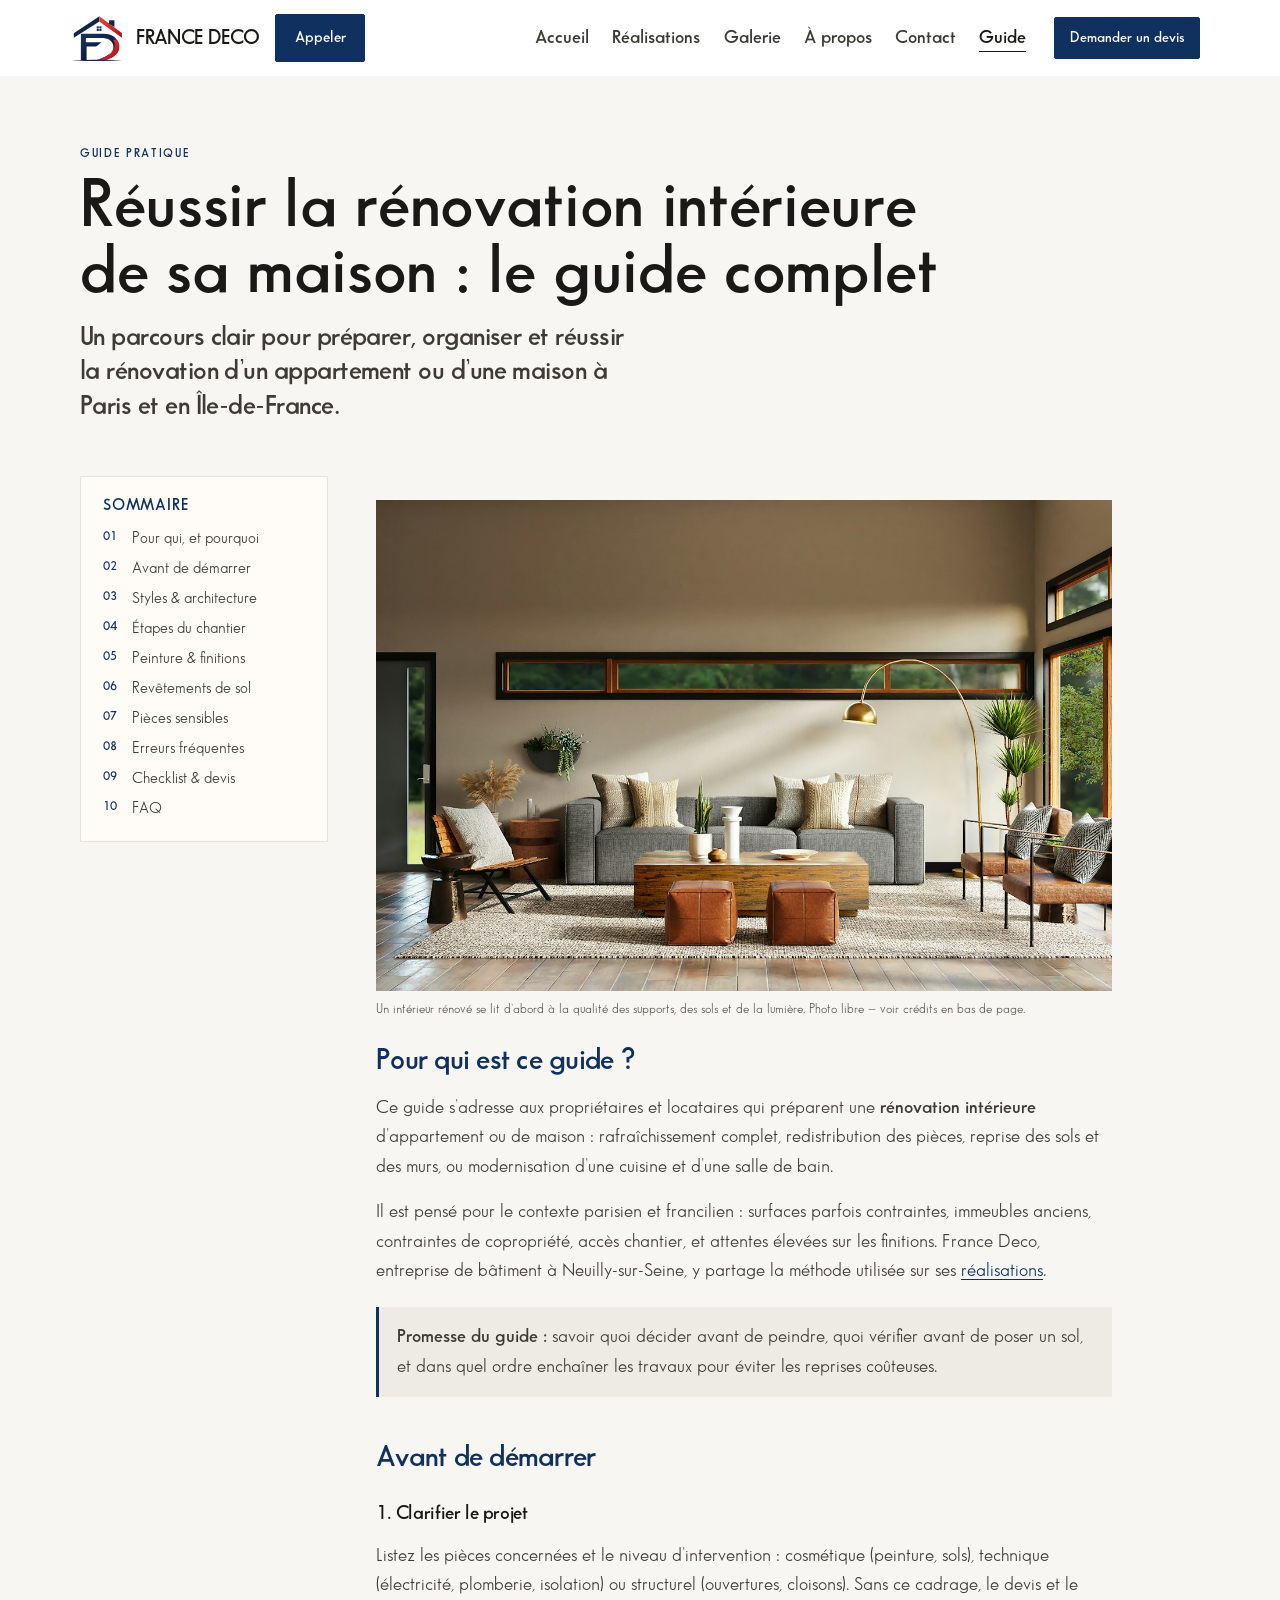
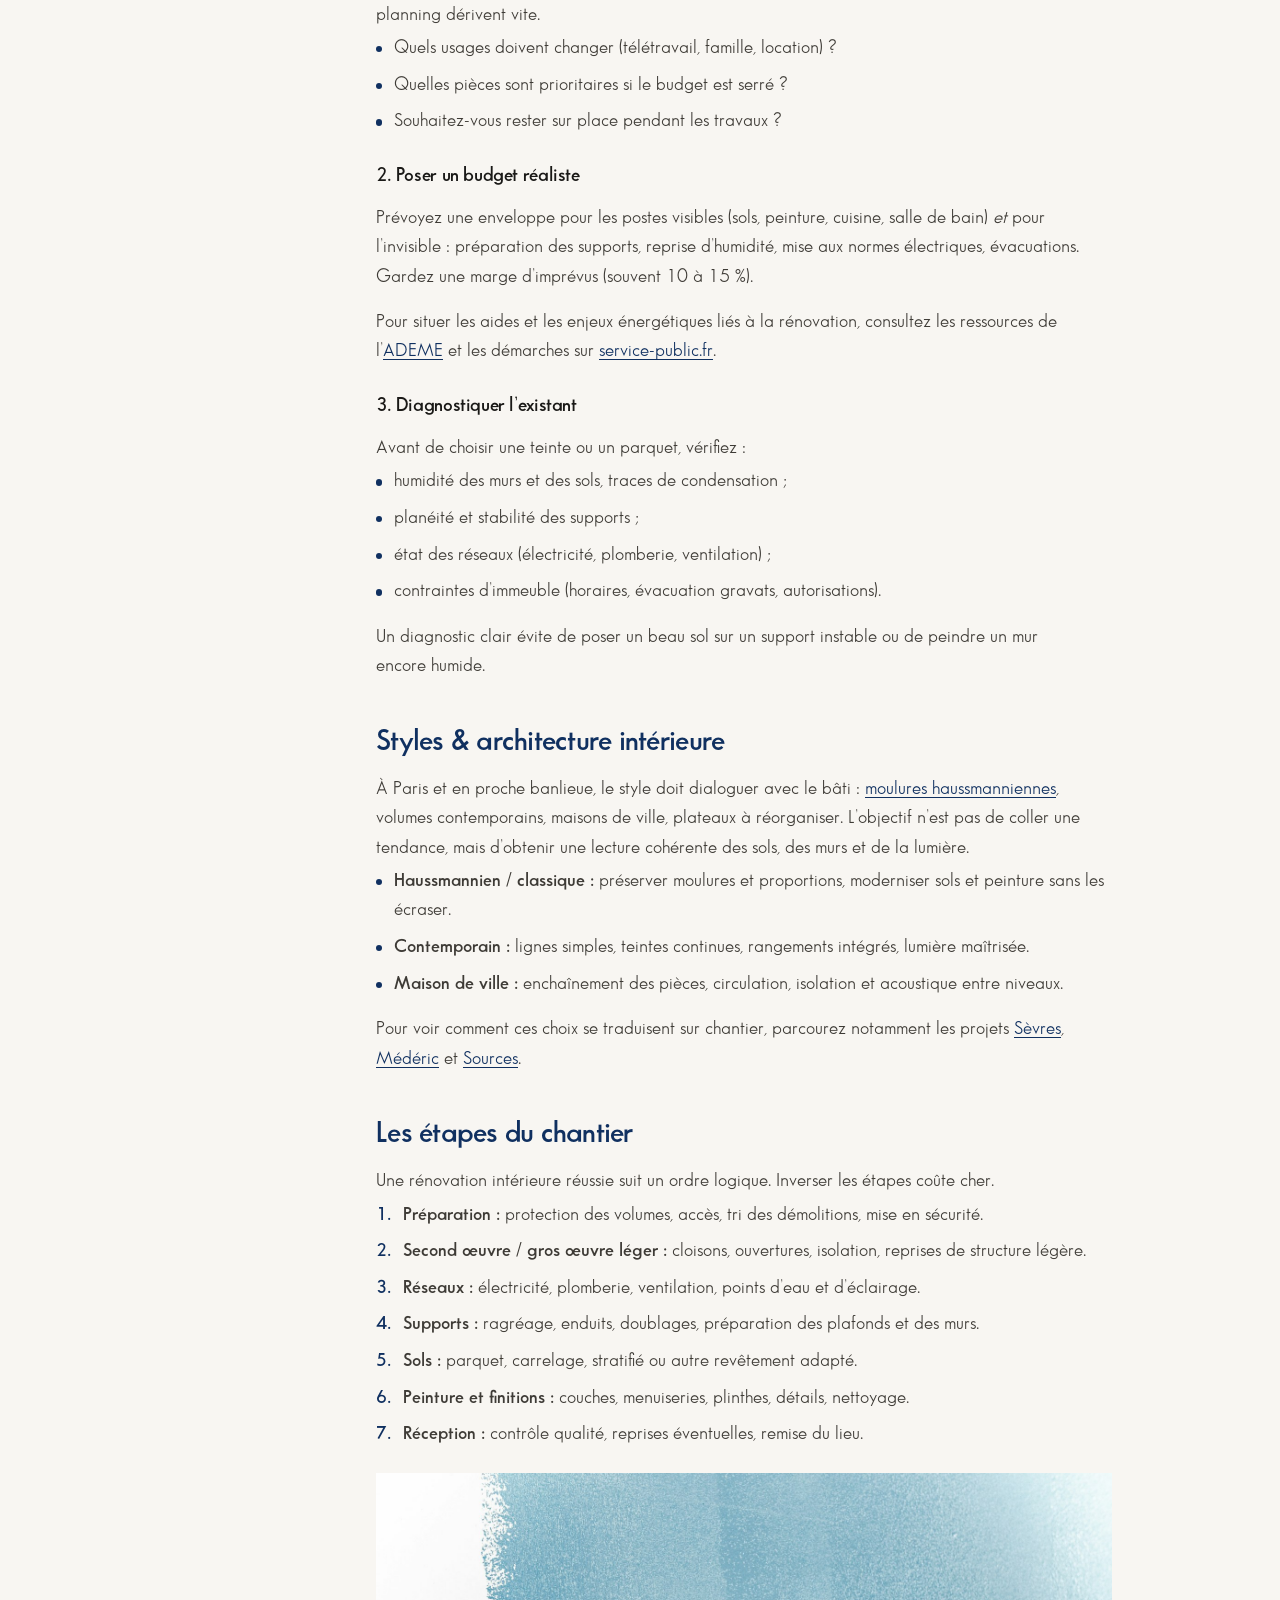
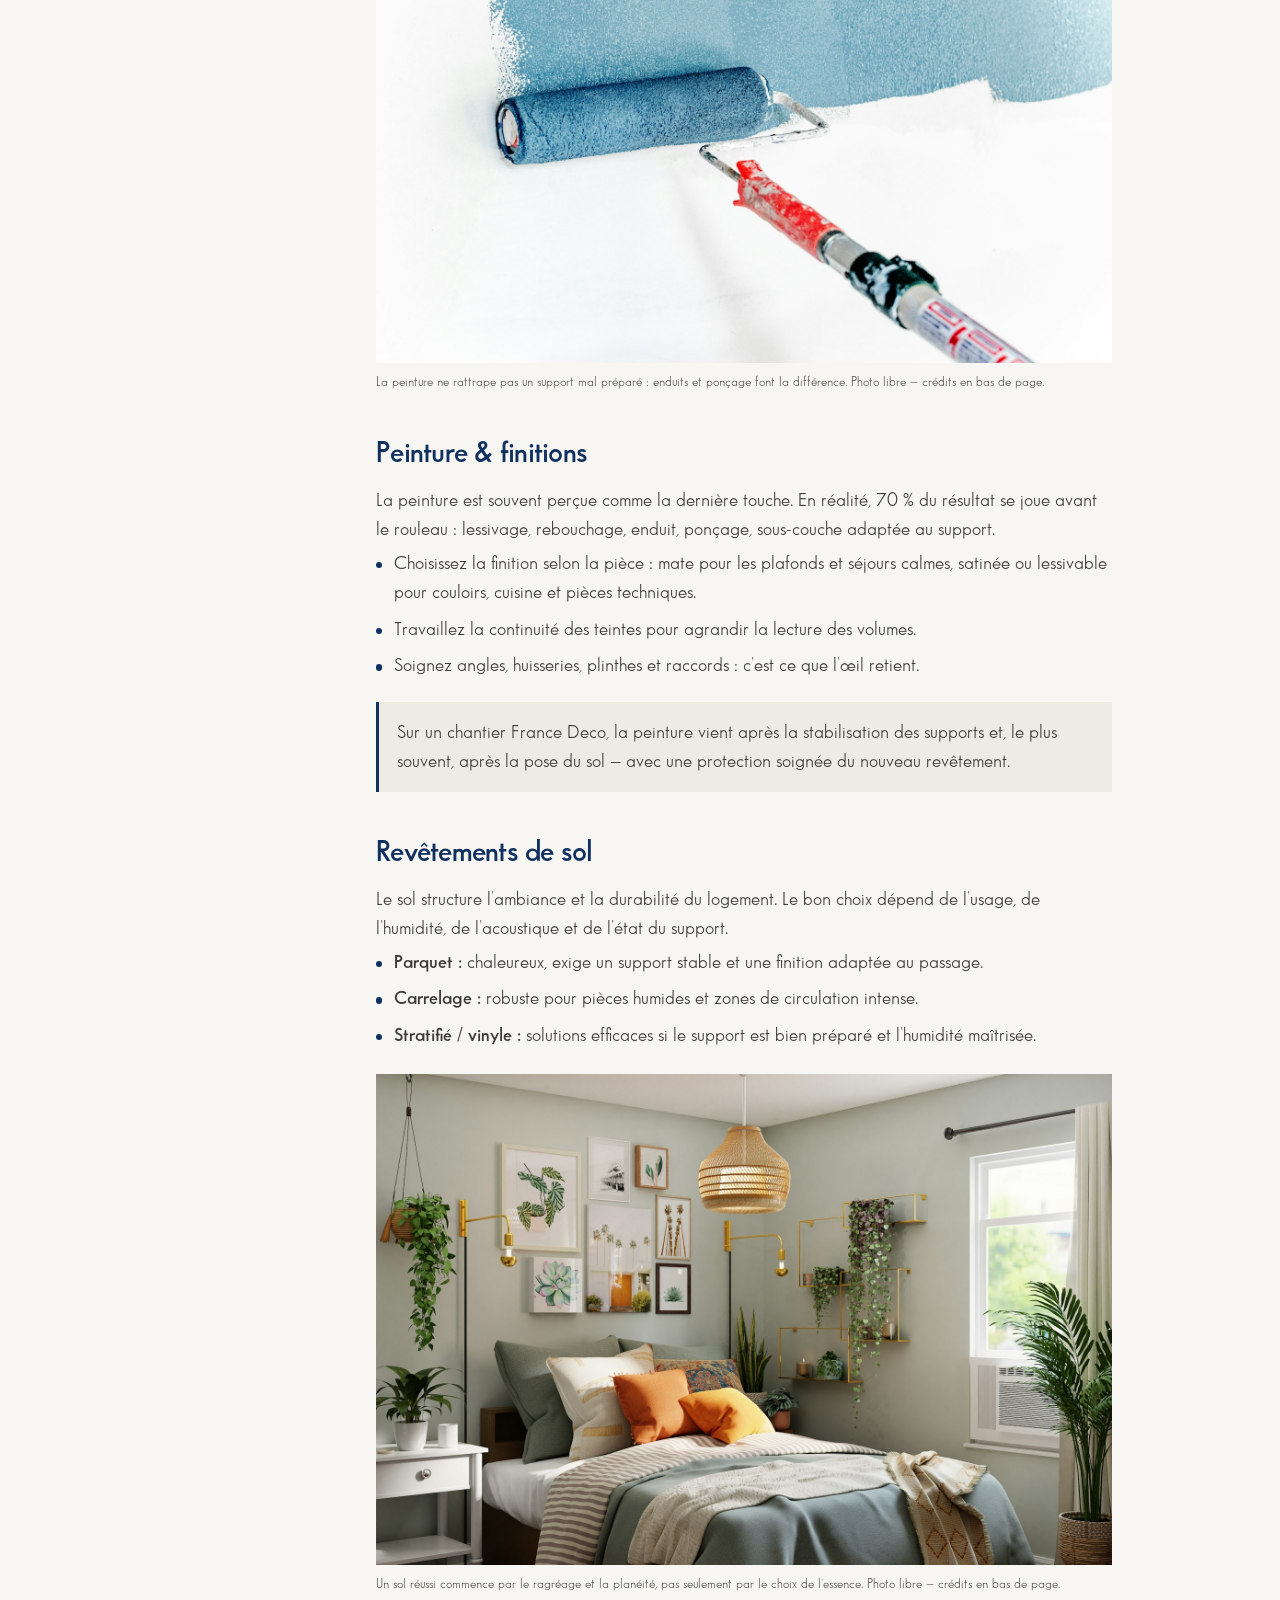
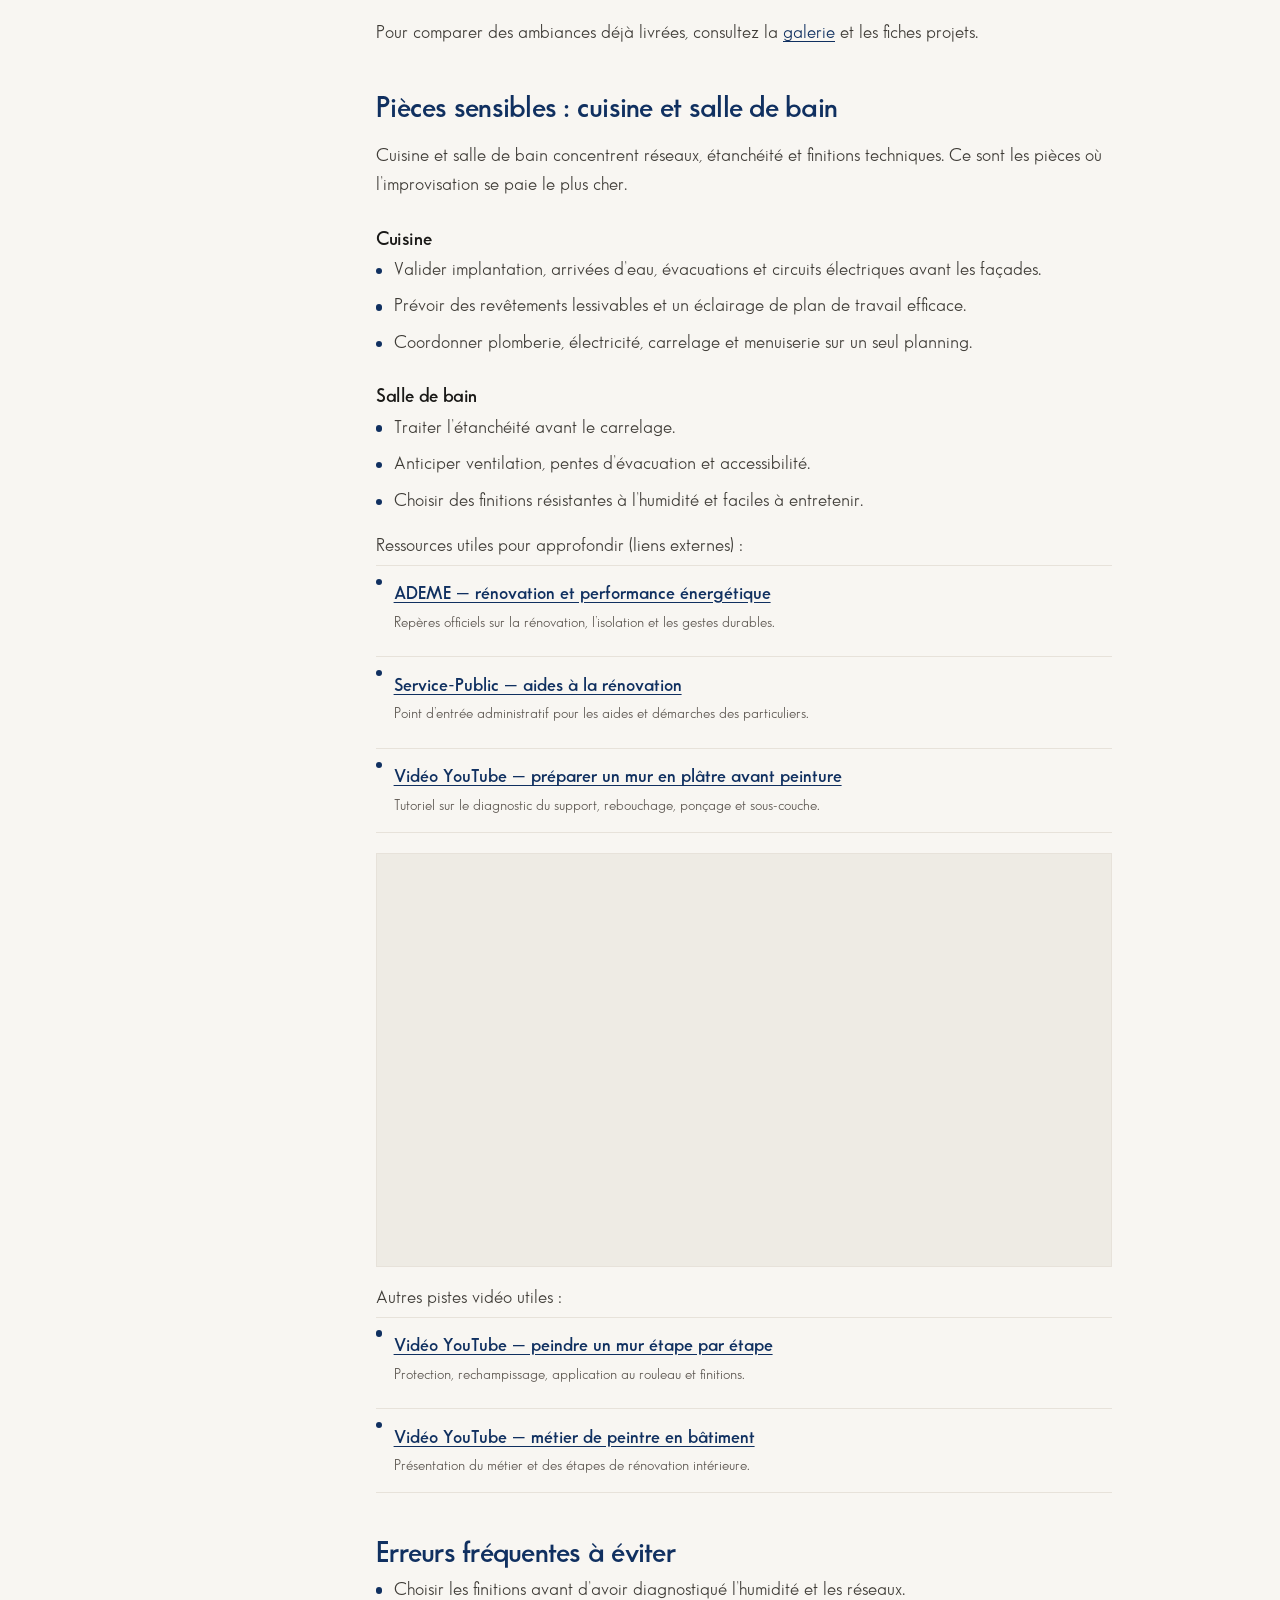
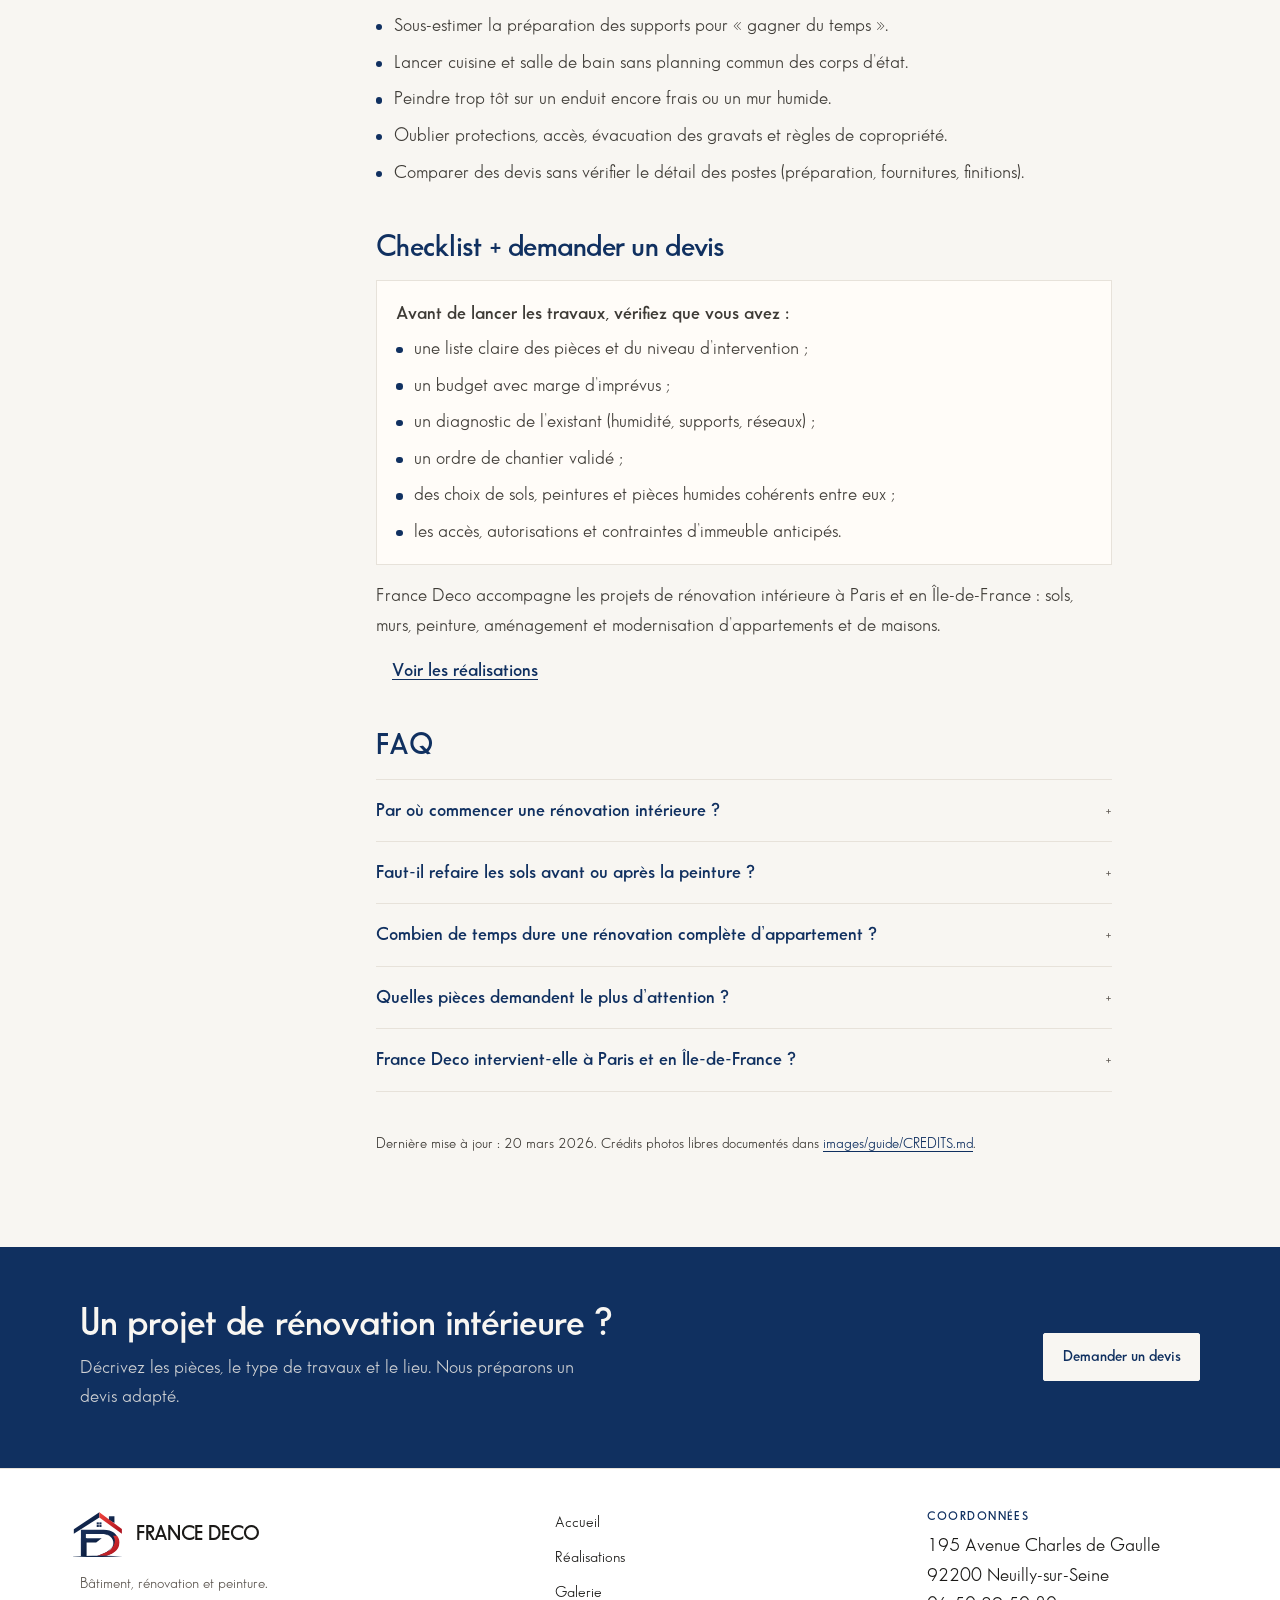
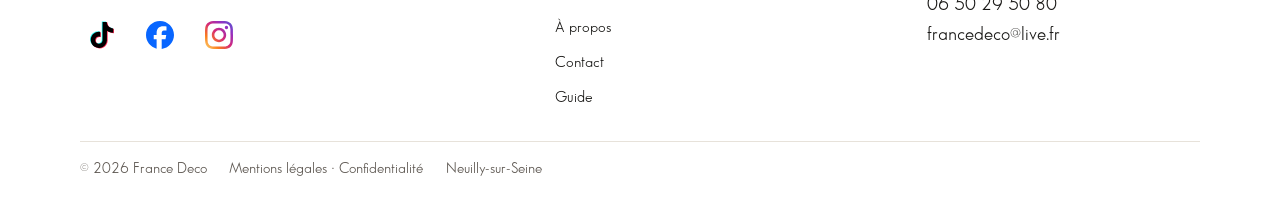
<file: guide-renovation-interieure.html>
<!DOCTYPE html>
<html lang="fr">
<head>
  <script async src="https://www.googletagmanager.com/gtm.js?id=GTM-WWM6QKR2"></script>
  <script>
    window.dataLayer = window.dataLayer || [];
    function gtag(){dataLayer.push(arguments);}
    gtag('js', new Date());
  </script>
  <meta charset="utf-8">
  <meta name="viewport" content="width=device-width, initial-scale=1">
  <meta name="color-scheme" content="light">
  <meta name="theme-color" content="#f3f0ea">
  <title>Réussir la rénovation intérieure de sa maison : le guide complet | France Deco</title>
  <meta name="description" content="Guide complet pour réussir la rénovation intérieure d’une maison ou d’un appartement à Paris et en Île-de-France : budget, étapes, peinture, sols, pièces humides et erreurs à éviter.">
  <meta name="keywords" content="rénovation intérieure, guide rénovation maison, rénovation appartement Paris, étapes rénovation, peinture intérieure, revêtement de sol, cuisine, salle de bain, devis rénovation, France Deco">
  <meta name="robots" content="index, follow, max-image-preview:large, max-snippet:-1, max-video-preview:-1">
  <meta name="author" content="France Deco">
  <meta name="application-name" content="France Deco">
  <meta name="apple-mobile-web-app-title" content="France Deco">
  <meta name="geo.region" content="FR-92">
  <meta name="geo.placename" content="Neuilly-sur-Seine">
  <link rel="canonical" href="https://francedeco-paris.fr/guide-renovation-interieure">
  <link rel="alternate" hreflang="fr" href="https://francedeco-paris.fr/guide-renovation-interieure">
  <link rel="alternate" hreflang="x-default" href="https://francedeco-paris.fr/guide-renovation-interieure">
  <meta property="og:locale" content="fr_FR">
  <meta property="og:type" content="article">
  <meta property="og:site_name" content="France Deco">
  <meta property="og:url" content="https://francedeco-paris.fr/guide-renovation-interieure">
  <meta property="og:title" content="Réussir la rénovation intérieure de sa maison : le guide complet">
  <meta property="og:description" content="Budget, diagnostic, étapes de chantier, peinture, sols et pièces sensibles : le guide pratique pour préparer une rénovation intérieure à Paris et en Île-de-France.">
  <meta property="og:image" content="https://francedeco-paris.fr/images/guide/sejour-renove.jpg">
  <meta property="og:image:alt" content="Séjour rénové avec parquet clair et murs clairs">
  <meta property="article:published_time" content="2026-03-20">
  <meta property="article:modified_time" content="2026-03-20">
  <meta property="article:section" content="Rénovation">
  <meta name="twitter:card" content="summary_large_image">
  <meta name="twitter:title" content="Réussir la rénovation intérieure de sa maison : le guide complet">
  <meta name="twitter:description" content="Budget, étapes, peinture, sols et pièces sensibles : guide pratique pour une rénovation intérieure réussie.">
  <meta name="twitter:image" content="https://francedeco-paris.fr/images/guide/sejour-renove.jpg">
  <meta name="twitter:image:alt" content="Séjour rénové avec parquet clair et murs clairs">
  <script type="application/ld+json">
    {
      "@context": "https://schema.org",
      "@graph": [
        {
          "@type": "Article",
          "@id": "https://francedeco-paris.fr/guide-renovation-interieure#article",
          "headline": "Réussir la rénovation intérieure de sa maison : le guide complet",
          "name": "Réussir la rénovation intérieure de sa maison : le guide complet",
          "description": "Guide complet pour réussir la rénovation intérieure d’une maison ou d’un appartement à Paris et en Île-de-France : budget, étapes, peinture, sols, pièces humides et erreurs à éviter.",
          "inLanguage": "fr-FR",
          "datePublished": "2026-03-20",
          "dateModified": "2026-03-20",
          "author": {
            "@type": "Organization",
            "@id": "https://francedeco-paris.fr/#entreprise",
            "name": "France Deco"
          },
          "publisher": {
            "@id": "https://francedeco-paris.fr/#entreprise"
          },
          "image": [
            "https://francedeco-paris.fr/images/guide/sejour-renove.jpg",
            "https://francedeco-paris.fr/images/guide/peinture-murs.jpg",
            "https://francedeco-paris.fr/images/guide/sol-parquet.jpg"
          ],
          "mainEntityOfPage": {
            "@id": "https://francedeco-paris.fr/guide-renovation-interieure#webpage"
          },
          "isPartOf": {
            "@id": "https://francedeco-paris.fr/#website"
          },
          "about": [
            "Rénovation intérieure",
            "Peinture",
            "Revêtement de sol",
            "Paris",
            "Île-de-France"
          ]
        },
        {
          "@type": "WebPage",
          "@id": "https://francedeco-paris.fr/guide-renovation-interieure#webpage",
          "url": "https://francedeco-paris.fr/guide-renovation-interieure",
          "name": "Réussir la rénovation intérieure de sa maison : le guide complet | France Deco",
          "description": "Guide complet pour réussir la rénovation intérieure d’une maison ou d’un appartement à Paris et en Île-de-France.",
          "inLanguage": "fr-FR",
          "isPartOf": {
            "@id": "https://francedeco-paris.fr/#website"
          },
          "primaryImageOfPage": {
            "@type": "ImageObject",
            "url": "https://francedeco-paris.fr/images/guide/sejour-renove.jpg",
            "caption": "Séjour rénové avec parquet clair et murs clairs"
          },
          "breadcrumb": {
            "@id": "https://francedeco-paris.fr/guide-renovation-interieure#breadcrumb"
          },
          "mainEntity": {
            "@id": "https://francedeco-paris.fr/guide-renovation-interieure#article"
          }
        },
        {
          "@type": "BreadcrumbList",
          "@id": "https://francedeco-paris.fr/guide-renovation-interieure#breadcrumb",
          "itemListElement": [
            {
              "@type": "ListItem",
              "position": 1,
              "name": "Accueil",
              "item": "https://francedeco-paris.fr/"
            },
            {
              "@type": "ListItem",
              "position": 2,
              "name": "Guide rénovation intérieure",
              "item": "https://francedeco-paris.fr/guide-renovation-interieure"
            }
          ]
        },
        {
          "@type": "HowTo",
          "@id": "https://francedeco-paris.fr/guide-renovation-interieure#howto",
          "name": "Réussir la rénovation intérieure de sa maison",
          "description": "Les grandes étapes pour préparer et conduire une rénovation intérieure d’appartement ou de maison.",
          "inLanguage": "fr-FR",
          "totalTime": "P90D",
          "step": [
            {
              "@type": "HowToStep",
              "position": 1,
              "name": "Définir le projet et le budget",
              "text": "Lister les pièces concernées, les priorités (structure, humidité, confort, esthétique) et un budget avec une marge pour les imprévus."
            },
            {
              "@type": "HowToStep",
              "position": 2,
              "name": "Diagnostiquer l’existant",
              "text": "Contrôler humidité, planéité des sols, état des supports, réseaux électriques et plomberie avant de choisir les finitions."
            },
            {
              "@type": "HowToStep",
              "position": 3,
              "name": "Préparer le chantier",
              "text": "Protéger les volumes, organiser l’accès, planifier les corps d’état et sécuriser les zones de travaux."
            },
            {
              "@type": "HowToStep",
              "position": 4,
              "name": "Traiter supports et second œuvre",
              "text": "Réparer, cloisonner, isoler et préparer les murs, plafonds et sols avant peinture et revêtements."
            },
            {
              "@type": "HowToStep",
              "position": 5,
              "name": "Poser sols, peinture et finitions",
              "text": "Enchainer revêtements de sol, peinture, menuiseries et détails de finition pièce par pièce."
            },
            {
              "@type": "HowToStep",
              "position": 6,
              "name": "Réceptionner le chantier",
              "text": "Vérifier les alignements, les raccords, la propreté et noter les éventuelles reprises avant la remise des clés."
            }
          ]
        },
        {
          "@type": "FAQPage",
          "@id": "https://francedeco-paris.fr/guide-renovation-interieure#faq",
          "mainEntity": [
            {
              "@type": "Question",
              "name": "Par où commencer une rénovation intérieure ?",
              "acceptedAnswer": {
                "@type": "Answer",
                "text": "Commencez par un diagnostic de l’existant (humidité, électricité, plomberie, supports), puis définissez les pièces prioritaires et un budget avec une marge d’imprévus avant de lancer les travaux."
              }
            },
            {
              "@type": "Question",
              "name": "Faut-il refaire les sols avant ou après la peinture ?",
              "acceptedAnswer": {
                "@type": "Answer",
                "text": "En pratique, on prépare les supports, on pose souvent le sol, puis on peint en protégeant le nouveau revêtement. L’ordre exact dépend du type de sol et de l’état des murs."
              }
            },
            {
              "@type": "Question",
              "name": "Combien de temps dure une rénovation complète d’appartement ?",
              "acceptedAnswer": {
                "@type": "Answer",
                "text": "Selon la surface et le niveau d’intervention, une rénovation intérieure complète peut prendre de quelques semaines à plusieurs mois. Un planning détaillé doit être établi avant le démarrage."
              }
            },
            {
              "@type": "Question",
              "name": "Quelles pièces demander le plus d’attention ?",
              "acceptedAnswer": {
                "@type": "Answer",
                "text": "La cuisine et la salle de bain demandent le plus de coordination : étanchéité, réseaux, carrelage, ventilation et finitions résistantes à l’humidité."
              }
            },
            {
              "@type": "Question",
              "name": "France Deco intervient-elle à Paris et en Île-de-France ?",
              "acceptedAnswer": {
                "@type": "Answer",
                "text": "Oui. France Deco, basée à Neuilly-sur-Seine, accompagne les projets de rénovation intérieure d’appartements et de maisons à Paris et en Île-de-France."
              }
            }
          ]
        },
        {
          "@type": [
            "GeneralContractor",
            "HousePainter"
          ],
          "@id": "https://francedeco-paris.fr/#entreprise",
          "name": "FRANCE DECO",
          "url": "https://francedeco-paris.fr/",
          "telephone": "+33650295080",
          "email": "francedeco@live.fr",
          "address": {
            "@type": "PostalAddress",
            "streetAddress": "195 Avenue Charles de Gaulle",
            "postalCode": "92200",
            "addressLocality": "Neuilly-sur-Seine",
            "addressRegion": "Île-de-France",
            "addressCountry": "FR"
          }
        }
      ]
    }
  </script>
  <link rel="icon" type="image/png" sizes="48x48" href="/images/favicon-48.png?v=2">
  <link rel="apple-touch-icon" href="/images/apple-touch-icon.png?v=2">
  <link rel="preload" href="fonts/sansserif-600.woff2" as="font" type="font/woff2" crossorigin>
  <link rel="preload" href="fonts/sansserif-400.woff2" as="font" type="font/woff2" crossorigin>
  <link rel="stylesheet" href="css/style.css">
  <link rel="stylesheet" href="css/guide.css">
</head>

<body data-page="guide">

  <a class="skip" href="#contenu">Aller au contenu</a>

  <header class="site-header">
    <div class="wrap header-bar">
      <a class="brand" href="/">
        <img src="images/logo.svg" alt="" width="48" height="46">
        <span class="brand-name">FRANCE DECO</span>
      </a>

      <a class="btn btn-primary header-call" href="tel:+33650295080">Appeler</a>

      <button class="nav-toggle" type="button" aria-expanded="false" aria-controls="nav-principale">
        <span class="nav-toggle-icon" aria-hidden="true"></span>
        <span class="sr-only">Ouvrir le menu</span>
      </button>

      <nav id="nav-principale" class="nav" aria-label="Navigation principale">
        <ul class="nav-list">
          <li><a href="/" data-nav="accueil">Accueil</a></li>
          <li><a href="realisation">Réalisations</a></li>
          <li><a href="galerie">Galerie</a></li>
          <li><a href="/#a-propos" data-nav="a-propos">À propos</a></li>
          <li><a href="contact">Contact</a></li>
          <li><a href="guide-renovation-interieure" aria-current="page">Guide</a></li>
        </ul>
        <a class="btn btn-primary nav-cta" href="contact#devis">Demander un devis</a>
      </nav>
    </div>
  </header>

  <main id="contenu">

    <section class="page-head">
      <div class="wrap">
        <p class="eyebrow">Guide pratique</p>
        <h1>Réussir la rénovation intérieure de sa maison : le guide complet</h1>
        <p class="lead">Un parcours clair pour préparer, organiser et réussir la rénovation d’un appartement ou d’une maison à Paris et en Île-de-France.</p>
      </div>
    </section>

    <section class="section">
      <div class="wrap guide-layout">

        <nav class="guide-toc" aria-label="Sommaire du guide">
          <h2>Sommaire</h2>
          <ol>
            <li><a href="#intro">Pour qui, et pourquoi</a></li>
            <li><a href="#avant-de-demarrer">Avant de démarrer</a></li>
            <li><a href="#styles">Styles &amp; architecture</a></li>
            <li><a href="#etapes">Étapes du chantier</a></li>
            <li><a href="#peinture">Peinture &amp; finitions</a></li>
            <li><a href="#sols">Revêtements de sol</a></li>
            <li><a href="#pieces-sensibles">Pièces sensibles</a></li>
            <li><a href="#erreurs">Erreurs fréquentes</a></li>
            <li><a href="#checklist">Checklist &amp; devis</a></li>
            <li><a href="#faq">FAQ</a></li>
          </ol>
        </nav>

        <article class="guide-article">

          <figure class="guide-figure">
            <div class="frame">
              <img src="images/guide/sejour-renove.jpg" width="1600" height="1067" alt="Séjour rénové avec parquet clair, murs clairs et lumière naturelle" fetchpriority="high">
            </div>
            <figcaption>Un intérieur rénové se lit d’abord à la qualité des supports, des sols et de la lumière. Photo libre — voir crédits en bas de page.</figcaption>
          </figure>

          <h2 id="intro">Pour qui est ce guide ?</h2>
          <p>Ce guide s’adresse aux propriétaires et locataires qui préparent une <strong>rénovation intérieure</strong> d’appartement ou de maison : rafraîchissement complet, redistribution des pièces, reprise des sols et des murs, ou modernisation d’une cuisine et d’une salle de bain.</p>
          <p>Il est pensé pour le contexte parisien et francilien : surfaces parfois contraintes, immeubles anciens, contraintes de copropriété, accès chantier, et attentes élevées sur les finitions. France Deco, entreprise de bâtiment à Neuilly-sur-Seine, y partage la méthode utilisée sur ses <a href="realisation">réalisations</a>.</p>
          <div class="guide-note">
            <p><strong>Promesse du guide :</strong> savoir quoi décider avant de peindre, quoi vérifier avant de poser un sol, et dans quel ordre enchaîner les travaux pour éviter les reprises coûteuses.</p>
          </div>

          <h2 id="avant-de-demarrer">Avant de démarrer</h2>
          <h3>1. Clarifier le projet</h3>
          <p>Listez les pièces concernées et le niveau d’intervention : cosmétique (peinture, sols), technique (électricité, plomberie, isolation) ou structurel (ouvertures, cloisons). Sans ce cadrage, le devis et le planning dérivent vite.</p>
          <ul>
            <li>Quels usages doivent changer (télétravail, famille, location) ?</li>
            <li>Quelles pièces sont prioritaires si le budget est serré ?</li>
            <li>Souhaitez-vous rester sur place pendant les travaux ?</li>
          </ul>

          <h3>2. Poser un budget réaliste</h3>
          <p>Prévoyez une enveloppe pour les postes visibles (sols, peinture, cuisine, salle de bain) <em>et</em> pour l’invisible : préparation des supports, reprise d’humidité, mise aux normes électriques, évacuations. Gardez une marge d’imprévus (souvent 10 à 15&nbsp;%).</p>
          <p>Pour situer les aides et les enjeux énergétiques liés à la rénovation, consultez les ressources de l’<a href="https://www.ademe.fr/" rel="noopener noreferrer" target="_blank">ADEME</a> et les démarches sur <a href="https://www.service-public.fr/" rel="noopener noreferrer" target="_blank">service-public.fr</a>.</p>

          <h3>3. Diagnostiquer l’existant</h3>
          <p>Avant de choisir une teinte ou un parquet, vérifiez :</p>
          <ul>
            <li>humidité des murs et des sols, traces de condensation ;</li>
            <li>planéité et stabilité des supports ;</li>
            <li>état des réseaux (électricité, plomberie, ventilation) ;</li>
            <li>contraintes d’immeuble (horaires, évacuation gravats, autorisations).</li>
          </ul>
          <p>Un diagnostic clair évite de poser un beau sol sur un support instable ou de peindre un mur encore humide.</p>

          <h2 id="styles">Styles &amp; architecture intérieure</h2>
          <p>À Paris et en proche banlieue, le style doit dialoguer avec le bâti : <a href="https://www.cimaises-et-plus.com/blogs/news-infos-conseils-blog/comment-donner-un-style-haussmannien-a-son-appartement">moulures haussmanniennes</a>, volumes contemporains, maisons de ville, plateaux à réorganiser. L’objectif n’est pas de coller une tendance, mais d’obtenir une lecture cohérente des sols, des murs et de la lumière.</p>
          <ul>
            <li><strong>Haussmannien / classique :</strong> préserver moulures et proportions, moderniser sols et peinture sans les écraser.</li>
            <li><strong>Contemporain :</strong> lignes simples, teintes continues, rangements intégrés, lumière maîtrisée.</li>
            <li><strong>Maison de ville :</strong> enchaînement des pièces, circulation, isolation et acoustique entre niveaux.</li>
          </ul>
          <p>Pour voir comment ces choix se traduisent sur chantier, parcourez notamment les projets <a href="projet-sevres">Sèvres</a>, <a href="projet-mederic">Médéric</a> et <a href="projet-sources">Sources</a>.</p>

          <h2 id="etapes">Les étapes du chantier</h2>
          <p>Une rénovation intérieure réussie suit un ordre logique. Inverser les étapes coûte cher.</p>
          <ol>
            <li><strong>Préparation :</strong> protection des volumes, accès, tri des démolitions, mise en sécurité.</li>
            <li><strong>Second œuvre / gros œuvre léger :</strong> cloisons, ouvertures, isolation, reprises de structure légère.</li>
            <li><strong>Réseaux :</strong> électricité, plomberie, ventilation, points d’eau et d’éclairage.</li>
            <li><strong>Supports :</strong> ragréage, enduits, doublages, préparation des plafonds et des murs.</li>
            <li><strong>Sols :</strong> parquet, carrelage, stratifié ou autre revêtement adapté.</li>
            <li><strong>Peinture et finitions :</strong> couches, menuiseries, plinthes, détails, nettoyage.</li>
            <li><strong>Réception :</strong> contrôle qualité, reprises éventuelles, remise du lieu.</li>
          </ol>

          <figure class="guide-figure">
            <div class="frame">
              <img src="images/guide/peinture-murs.jpg" width="1600" height="1067" alt="Application de peinture blanche sur un mur intérieur" loading="lazy">
            </div>
            <figcaption>La peinture ne rattrape pas un support mal préparé : enduits et ponçage font la différence. Photo libre — crédits en bas de page.</figcaption>
          </figure>

          <h2 id="peinture">Peinture &amp; finitions</h2>
          <p>La peinture est souvent perçue comme la dernière touche. En réalité, 70&nbsp;% du résultat se joue avant le rouleau : lessivage, rebouchage, enduit, ponçage, sous-couche adaptée au support.</p>
          <ul>
            <li>Choisissez la finition selon la pièce : mate pour les plafonds et séjours calmes, satinée ou lessivable pour couloirs, cuisine et pièces techniques.</li>
            <li>Travaillez la continuité des teintes pour agrandir la lecture des volumes.</li>
            <li>Soignez angles, huisseries, plinthes et raccords : c’est ce que l’œil retient.</li>
          </ul>
          <div class="guide-note">
            <p>Sur un chantier France Deco, la peinture vient après la stabilisation des supports et, le plus souvent, après la pose du sol — avec une protection soignée du nouveau revêtement.</p>
          </div>

          <h2 id="sols">Revêtements de sol</h2>
          <p>Le sol structure l’ambiance et la durabilité du logement. Le bon choix dépend de l’usage, de l’humidité, de l’acoustique et de l’état du support.</p>
          <ul>
            <li><strong>Parquet :</strong> chaleureux, exige un support stable et une finition adaptée au passage.</li>
            <li><strong>Carrelage :</strong> robuste pour pièces humides et zones de circulation intense.</li>
            <li><strong>Stratifié / vinyle :</strong> solutions efficaces si le support est bien préparé et l’humidité maîtrisée.</li>
          </ul>
          <figure class="guide-figure">
            <div class="frame">
              <img src="images/guide/sol-parquet.jpg" width="1600" height="1067" alt="Parquet clair posé dans un intérieur lumineux" loading="lazy">
            </div>
            <figcaption>Un sol réussi commence par le ragréage et la planéité, pas seulement par le choix de l’essence. Photo libre — crédits en bas de page.</figcaption>
          </figure>
          <p>Pour comparer des ambiances déjà livrées, consultez la <a href="galerie">galerie</a> et les fiches projets.</p>

          <h2 id="pieces-sensibles">Pièces sensibles : cuisine et salle de bain</h2>
          <p>Cuisine et salle de bain concentrent réseaux, étanchéité et finitions techniques. Ce sont les pièces où l’improvisation se paie le plus cher.</p>
          <h3>Cuisine</h3>
          <ul>
            <li>Valider implantation, arrivées d’eau, évacuations et circuits électriques avant les façades.</li>
            <li>Prévoir des revêtements lessivables et un éclairage de plan de travail efficace.</li>
            <li>Coordonner plomberie, électricité, carrelage et menuiserie sur un seul planning.</li>
          </ul>
          <h3>Salle de bain</h3>
          <ul>
            <li>Traiter l’étanchéité avant le carrelage.</li>
            <li>Anticiper ventilation, pentes d’évacuation et accessibilité.</li>
            <li>Choisir des finitions résistantes à l’humidité et faciles à entretenir.</li>
          </ul>
          <p>Ressources utiles pour approfondir (liens externes) :</p>
          <ul class="guide-resources">
            <li>
              <a href="https://www.ademe.fr/" rel="noopener noreferrer" target="_blank">ADEME — rénovation et performance énergétique</a>
              <span>Repères officiels sur la rénovation, l’isolation et les gestes durables.</span>
            </li>
            <li>
              <a href="https://www.service-public.fr/particuliers/vosdroits/N319" rel="noopener noreferrer" target="_blank">Service-Public — aides à la rénovation</a>
              <span>Point d’entrée administratif pour les aides et démarches des particuliers.</span>
            </li>
            <li>
              <a href="https://www.youtube.com/watch?v=d0pkGreFqZg" rel="noopener noreferrer" target="_blank">Vidéo YouTube — préparer un mur en plâtre avant peinture</a>
              <span>Tutoriel sur le diagnostic du support, rebouchage, ponçage et sous-couche.</span>
            </li>
          </ul>
          <div class="guide-video">
            <iframe
              src="https://www.youtube-nocookie.com/embed/d0pkGreFqZg"
              title="Vidéo : préparer un mur en plâtre avant peinture"
              loading="lazy"
              allow="accelerometer; autoplay; clipboard-write; encrypted-media; gyroscope; picture-in-picture; web-share"
              referrerpolicy="strict-origin-when-cross-origin"
              allowfullscreen></iframe>
          </div>
          <p>Autres pistes vidéo utiles :</p>
          <ul class="guide-resources">
            <li>
              <a href="https://www.youtube.com/watch?v=AX2awK7aQoM" rel="noopener noreferrer" target="_blank">Vidéo YouTube — peindre un mur étape par étape</a>
              <span>Protection, rechampissage, application au rouleau et finitions.</span>
            </li>
            <li>
              <a href="https://www.youtube.com/watch?v=vTJC6xzSmrU" rel="noopener noreferrer" target="_blank">Vidéo YouTube — métier de peintre en bâtiment</a>
              <span>Présentation du métier et des étapes de rénovation intérieure.</span>
            </li>
          </ul>

          <h2 id="erreurs">Erreurs fréquentes à éviter</h2>
          <ul>
            <li>Choisir les finitions avant d’avoir diagnostiqué l’humidité et les réseaux.</li>
            <li>Sous-estimer la préparation des supports pour « gagner du temps ».</li>
            <li>Lancer cuisine et salle de bain sans planning commun des corps d’état.</li>
            <li>Peindre trop tôt sur un enduit encore frais ou un mur humide.</li>
            <li>Oublier protections, accès, évacuation des gravats et règles de copropriété.</li>
            <li>Comparer des devis sans vérifier le détail des postes (préparation, fournitures, finitions).</li>
          </ul>

          <h2 id="checklist">Checklist + demander un devis</h2>
          <div class="guide-checklist">
            <p><strong>Avant de lancer les travaux, vérifiez que vous avez :</strong></p>
            <ul>
              <li>une liste claire des pièces et du niveau d’intervention ;</li>
              <li>un budget avec marge d’imprévus ;</li>
              <li>un diagnostic de l’existant (humidité, supports, réseaux) ;</li>
              <li>un ordre de chantier validé ;</li>
              <li>des choix de sols, peintures et pièces humides cohérents entre eux ;</li>
              <li>les accès, autorisations et contraintes d’immeuble anticipés.</li>
            </ul>
          </div>
          <p>France Deco accompagne les projets de rénovation intérieure à Paris et en Île-de-France : sols, murs, peinture, aménagement et modernisation d’appartements et de maisons.</p>
          <p class="section-more">
            <a class="text-link" href="realisation" style="margin-left:1rem;">Voir les réalisations</a>
          </p>

          <h2 id="faq">FAQ</h2>
          <div class="guide-faq">
            <details>
              <summary>Par où commencer une rénovation intérieure ?</summary>
              <p>Par le diagnostic de l’existant et la définition des priorités. Ensuite seulement viennent le budget détaillé, les choix esthétiques et le planning des corps d’état.</p>
            </details>
            <details>
              <summary>Faut-il refaire les sols avant ou après la peinture ?</summary>
              <p>Le plus souvent, on prépare les supports, on pose le sol, puis on peint en protégeant le revêtement. L’ordre peut varier selon le type de sol et l’état des murs.</p>
            </details>
            <details>
              <summary>Combien de temps dure une rénovation complète d’appartement ?</summary>
              <p>De quelques semaines à plusieurs mois selon la surface, le niveau technique et la disponibilité des corps d’état. Un planning écrit reste indispensable.</p>
            </details>
            <details>
              <summary>Quelles pièces demandent le plus d’attention ?</summary>
              <p>La cuisine et la salle de bain, car elles croisent étanchéité, réseaux, ventilation et finitions techniques.</p>
            </details>
            <details>
              <summary>France Deco intervient-elle à Paris et en Île-de-France ?</summary>
              <p>Oui. L’entreprise est basée à Neuilly-sur-Seine et intervient sur les projets de rénovation intérieure d’appartements et de maisons à Paris et en Île-de-France. <a href="contact#devis">Contactez-nous pour un devis</a>.</p>
            </details>
          </div>

          <p class="guide-meta">Dernière mise à jour : 20 mars 2026. Crédits photos libres documentés dans <a href="images/guide/CREDITS.md">images/guide/CREDITS.md</a>.</p>
        </article>
      </div>
    </section>

    <section class="cta-band" aria-labelledby="titre-cta-guide">
      <div class="wrap cta-inner">
        <div>
          <h2 id="titre-cta-guide">Un projet de rénovation intérieure ?</h2>
          <p>Décrivez les pièces, le type de travaux et le lieu. Nous préparons un devis adapté.</p>
        </div>
        <a class="btn btn-light" href="contact#devis">Demander un devis</a>
      </div>
    </section>

  </main>

  <footer class="site-footer">
    <div class="wrap footer-grid">
      <div class="footer-brand">
        <a class="brand" href="/">
          <img src="images/logo.svg" alt="" width="48" height="46">
          <span class="brand-name">FRANCE DECO</span>
        </a>
        <p>Bâtiment, rénovation et peinture.</p>
          <ul class="social">
          <li>
            <a href="https://www.tiktok.com/@francedeco.fr" target="_blank" rel="noopener" aria-label="TikTok">
              <svg viewBox="-1 -1 26 26" aria-hidden="true">
                <path transform="translate(-.7 -.5)" fill="#25F4EE" d="M12.525.02c1.31-.02 2.61-.01 3.91-.02.08 1.53.63 3.09 1.75 4.17 1.12 1.11 2.7 1.62 4.24 1.79v4.03c-1.44-.05-2.89-.35-4.2-.97-.57-.26-1.1-.59-1.62-.93-.01 2.92.01 5.84-.02 8.75-.08 1.4-.54 2.79-1.35 3.94-1.31 1.92-3.58 3.17-5.91 3.21-1.43.08-2.86-.31-4.08-1.03-2.02-1.19-3.44-3.37-3.65-5.71-.02-.5-.03-1-.01-1.49.18-1.9 1.12-3.72 2.58-4.96 1.66-1.44 3.98-2.13 6.15-1.72.02 1.48-.04 2.96-.04 4.44-.99-.32-2.15-.23-3.02.37-.63.41-1.11 1.04-1.36 1.75-.21.51-.15 1.07-.14 1.61.24 1.64 1.82 3.02 3.5 2.87 1.12-.01 2.19-.66 2.77-1.61.19-.33.4-.67.41-1.06.1-1.79.06-3.57.07-5.36.01-4.03-.01-8.05.02-12.07z"/>
                <path transform="translate(.7 .5)" fill="#FE2C55" d="M12.525.02c1.31-.02 2.61-.01 3.91-.02.08 1.53.63 3.09 1.75 4.17 1.12 1.11 2.7 1.62 4.24 1.79v4.03c-1.44-.05-2.89-.35-4.2-.97-.57-.26-1.1-.59-1.62-.93-.01 2.92.01 5.84-.02 8.75-.08 1.4-.54 2.79-1.35 3.94-1.31 1.92-3.58 3.17-5.91 3.21-1.43.08-2.86-.31-4.08-1.03-2.02-1.19-3.44-3.37-3.65-5.71-.02-.5-.03-1-.01-1.49.18-1.9 1.12-3.72 2.58-4.96 1.66-1.44 3.98-2.13 6.15-1.72.02 1.48-.04 2.96-.04 4.44-.99-.32-2.15-.23-3.02.37-.63.41-1.11 1.04-1.36 1.75-.21.51-.15 1.07-.14 1.61.24 1.64 1.82 3.02 3.5 2.87 1.12-.01 2.19-.66 2.77-1.61.19-.33.4-.67.41-1.06.1-1.79.06-3.57.07-5.36.01-4.03-.01-8.05.02-12.07z"/>
                <path fill="#000" d="M12.525.02c1.31-.02 2.61-.01 3.91-.02.08 1.53.63 3.09 1.75 4.17 1.12 1.11 2.7 1.62 4.24 1.79v4.03c-1.44-.05-2.89-.35-4.2-.97-.57-.26-1.1-.59-1.62-.93-.01 2.92.01 5.84-.02 8.75-.08 1.4-.54 2.79-1.35 3.94-1.31 1.92-3.58 3.17-5.91 3.21-1.43.08-2.86-.31-4.08-1.03-2.02-1.19-3.44-3.37-3.65-5.71-.02-.5-.03-1-.01-1.49.18-1.9 1.12-3.72 2.58-4.96 1.66-1.44 3.98-2.13 6.15-1.72.02 1.48-.04 2.96-.04 4.44-.99-.32-2.15-.23-3.02.37-.63.41-1.11 1.04-1.36 1.75-.21.51-.15 1.07-.14 1.61.24 1.64 1.82 3.02 3.5 2.87 1.12-.01 2.19-.66 2.77-1.61.19-.33.4-.67.41-1.06.1-1.79.06-3.57.07-5.36.01-4.03-.01-8.05.02-12.07z"/>
              </svg>
            </a>
          </li>
          <li>
            <a href="https://www.facebook.com/profile.php?id=61597016122951" target="_blank" rel="noopener" aria-label="Facebook">
              <svg viewBox="0 0 24 24" aria-hidden="true">
                <path fill="#0866FF" d="M9.101 23.691v-7.98H6.627v-3.667h2.474v-1.58c0-4.085 1.848-5.978 5.858-5.978.401 0 .955.042 1.468.103a8.68 8.68 0 0 1 1.141.195v3.325a8.623 8.623 0 0 0-.653-.036 26.805 26.805 0 0 0-.733-.009c-.707 0-1.259.096-1.675.309a1.686 1.686 0 0 0-.679.622c-.258.42-.374.995-.374 1.752v1.297h3.919l-.386 2.103-.287 1.564h-3.246v8.245C19.396 23.238 24 18.179 24 12.044c0-6.627-5.373-12-12-12s-12 5.373-12 12c0 5.628 3.874 10.35 9.101 11.647Z"/>
              </svg>
            </a>
          </li>
          <li>
            <a href="https://www.instagram.com/francedeco.fr" target="_blank" rel="noopener" aria-label="Instagram">
              <svg viewBox="0 0 24 24" aria-hidden="true">
                <defs>
                  <linearGradient id="ig-grad" x1="0" y1="1" x2="1" y2="0">
                    <stop offset="0" stop-color="#FEDA75"/>
                    <stop offset=".25" stop-color="#FA7E1E"/>
                    <stop offset=".5" stop-color="#D62976"/>
                    <stop offset=".75" stop-color="#962FBF"/>
                    <stop offset="1" stop-color="#4F5BD5"/>
                  </linearGradient>
                </defs>
                <path fill="url(#ig-grad)" d="M7.0301.084c-1.2768.0602-2.1487.264-2.911.5634-.7888.3075-1.4575.72-2.1228 1.3877-.6652.6677-1.075 1.3368-1.3802 2.127-.2954.7638-.4956 1.6365-.552 2.914-.0564 1.2775-.0689 1.6882-.0626 4.947.0062 3.2586.0206 3.6671.0825 4.9473.061 1.2765.264 2.1482.5635 2.9107.308.7889.72 1.4573 1.388 2.1228.6679.6655 1.3365 1.0743 2.1285 1.38.7632.295 1.6361.4961 2.9134.552 1.2773.056 1.6884.069 4.9462.0627 3.2578-.0062 3.668-.0207 4.9478-.0814 1.28-.0607 2.147-.2652 2.9098-.5633.7889-.3086 1.4578-.72 2.1228-1.3881.665-.6682 1.0745-1.3378 1.3795-2.1284.2957-.7632.4966-1.636.552-2.9124.056-1.2809.0692-1.6898.063-4.948-.0063-3.2583-.021-3.6668-.0817-4.9465-.0607-1.2797-.264-2.1487-.5633-2.9117-.3084-.7889-.72-1.4568-1.3876-2.1228C21.2982 1.33 20.628.9208 19.8378.6165 19.074.321 18.2017.1197 16.9244.0645 15.6471.0093 15.236-.005 11.977.0014 8.718.0076 8.31.0215 7.0301.0839m.1402 21.6932c-1.17-.0509-1.8053-.2453-2.2287-.408-.5606-.216-.96-.4771-1.3819-.895-.422-.4178-.6811-.8186-.9-1.378-.1644-.4234-.3624-1.058-.4171-2.228-.0595-1.2645-.072-1.6442-.079-4.848-.007-3.2037.0053-3.583.0607-4.848.05-1.169.2456-1.805.408-2.2282.216-.5613.4762-.96.895-1.3816.4188-.4217.8184-.6814 1.3783-.9003.423-.1651 1.0575-.3614 2.227-.4171 1.2655-.06 1.6447-.072 4.848-.079 3.2033-.007 3.5835.005 4.8495.0608 1.169.0508 1.8053.2445 2.228.408.5608.216.96.4754 1.3816.895.4217.4194.6816.8176.9005 1.3787.1653.4217.3617 1.056.4169 2.2263.0602 1.2655.0739 1.645.0796 4.848.0058 3.203-.0055 3.5834-.061 4.848-.051 1.17-.245 1.8055-.408 2.2294-.216.5604-.4763.96-.8954 1.3814-.419.4215-.8181.6811-1.3783.9-.4224.1649-1.0577.3617-2.2262.4174-1.2656.0595-1.6448.072-4.8493.079-3.2045.007-3.5825-.006-4.848-.0608M16.953 5.5864A1.44 1.44 0 1 0 18.39 4.144a1.44 1.44 0 0 0-1.437 1.4424M5.8385 12.012c.0067 3.4032 2.7706 6.1557 6.173 6.1493 3.4026-.0065 6.157-2.7701 6.1506-6.1733-.0065-3.4032-2.771-6.1565-6.174-6.1498-3.403.0067-6.156 2.771-6.1496 6.1738M8 12.0077a4 4 0 1 1 4.008 3.9921A3.9996 3.9996 0 0 1 8 12.0077"/>
              </svg>
            </a>
          </li>
        </ul>
      </div>
      <nav class="footer-nav" aria-label="Pied de page">
        <ul>
          <li><a href="/">Accueil</a></li>
          <li><a href="realisation">Réalisations</a></li>
          <li><a href="galerie">Galerie</a></li>
          <li><a href="/#a-propos">À propos</a></li>
          <li><a href="contact">Contact</a></li>
          <li><a href="guide-renovation-interieure">Guide</a></li>
        </ul>
      </nav>
      <div>
        <p class="footer-label">Coordonnées</p>
        <p>195 Avenue Charles de Gaulle<br>92200 Neuilly-sur-Seine</p>
        <p><a href="tel:+33650295080">06 50 29 50 80</a></p>
        <p><a href="mailto:francedeco@live.fr">francedeco@live.fr</a></p>
      </div>
    </div>
    <div class="wrap footer-base">
      <p>© 2026 France Deco</p>
      <p><a href="mentions-legales">Mentions légales</a> · <a href="confidentialite">Confidentialité</a></p>
      <p>Neuilly-sur-Seine</p>
    </div>
  </footer>

  <script src="js/main.js" defer></script>
</body>
</html>
</file>
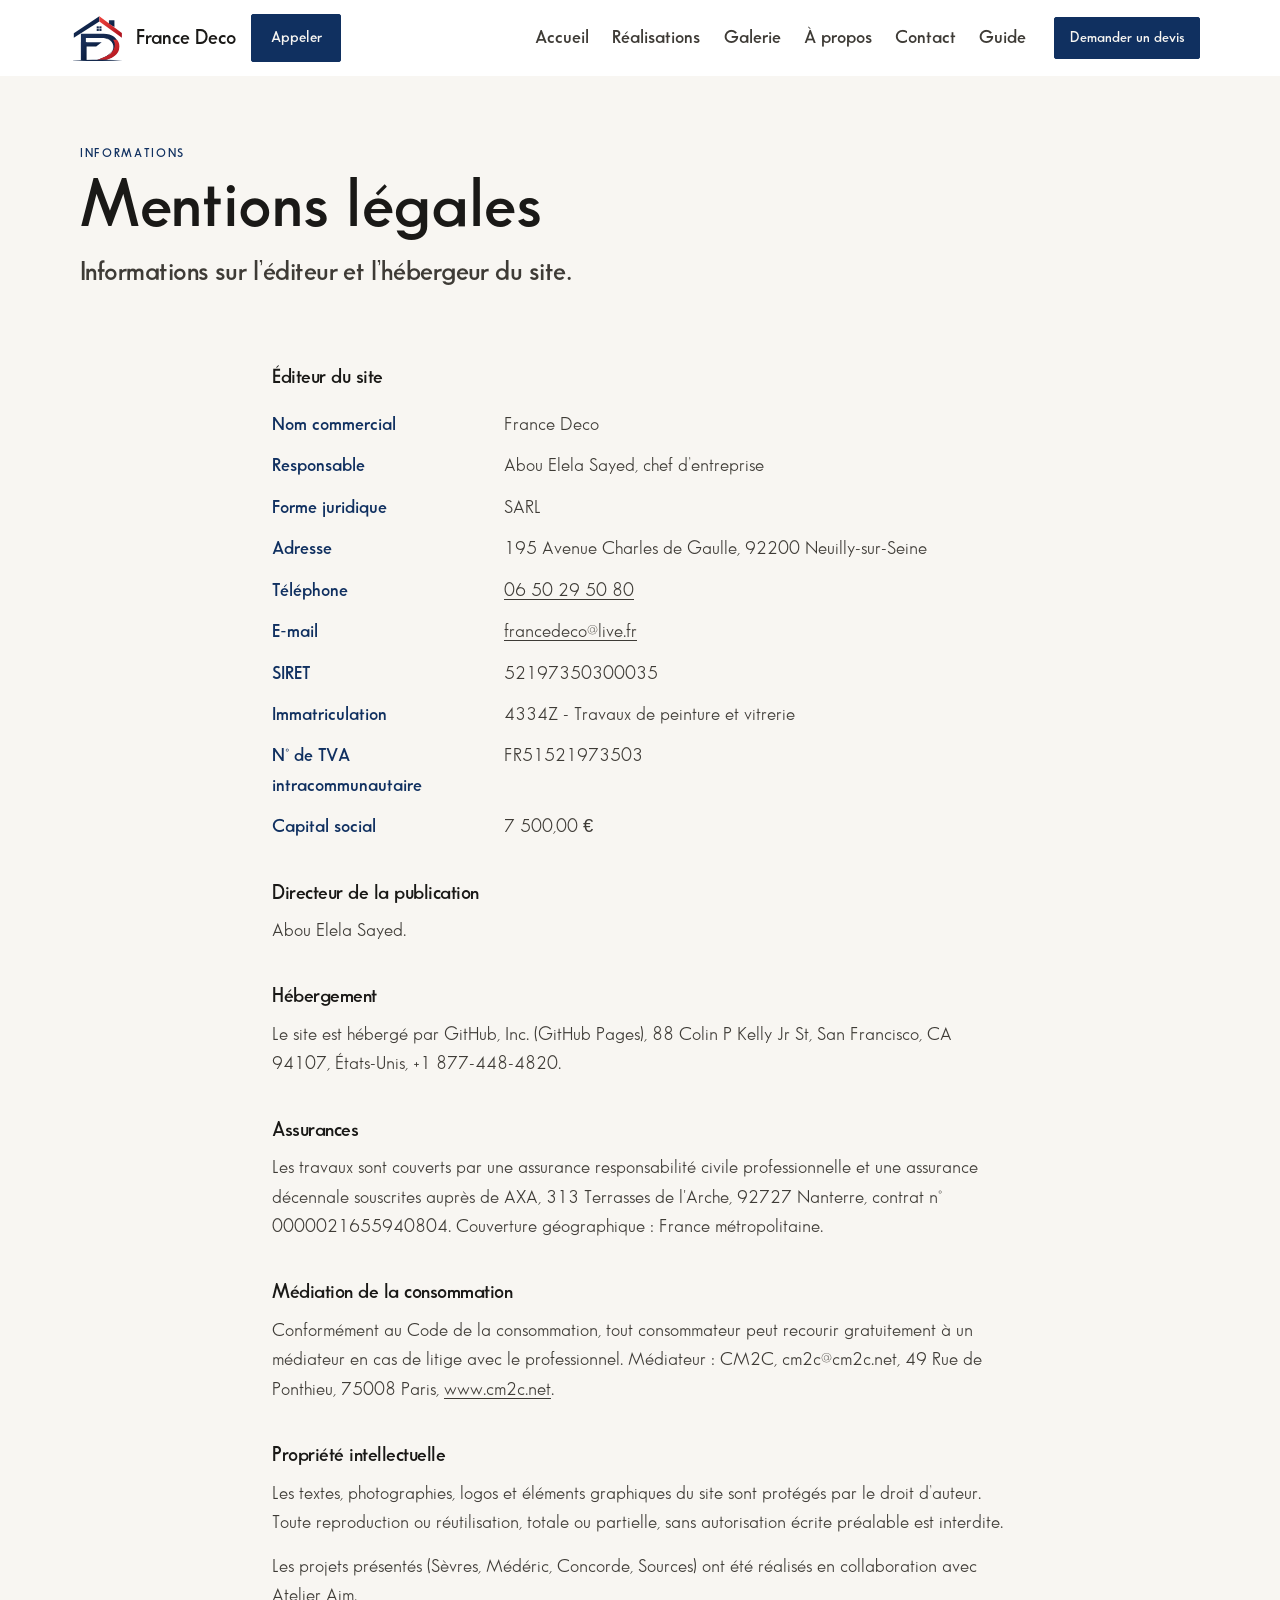
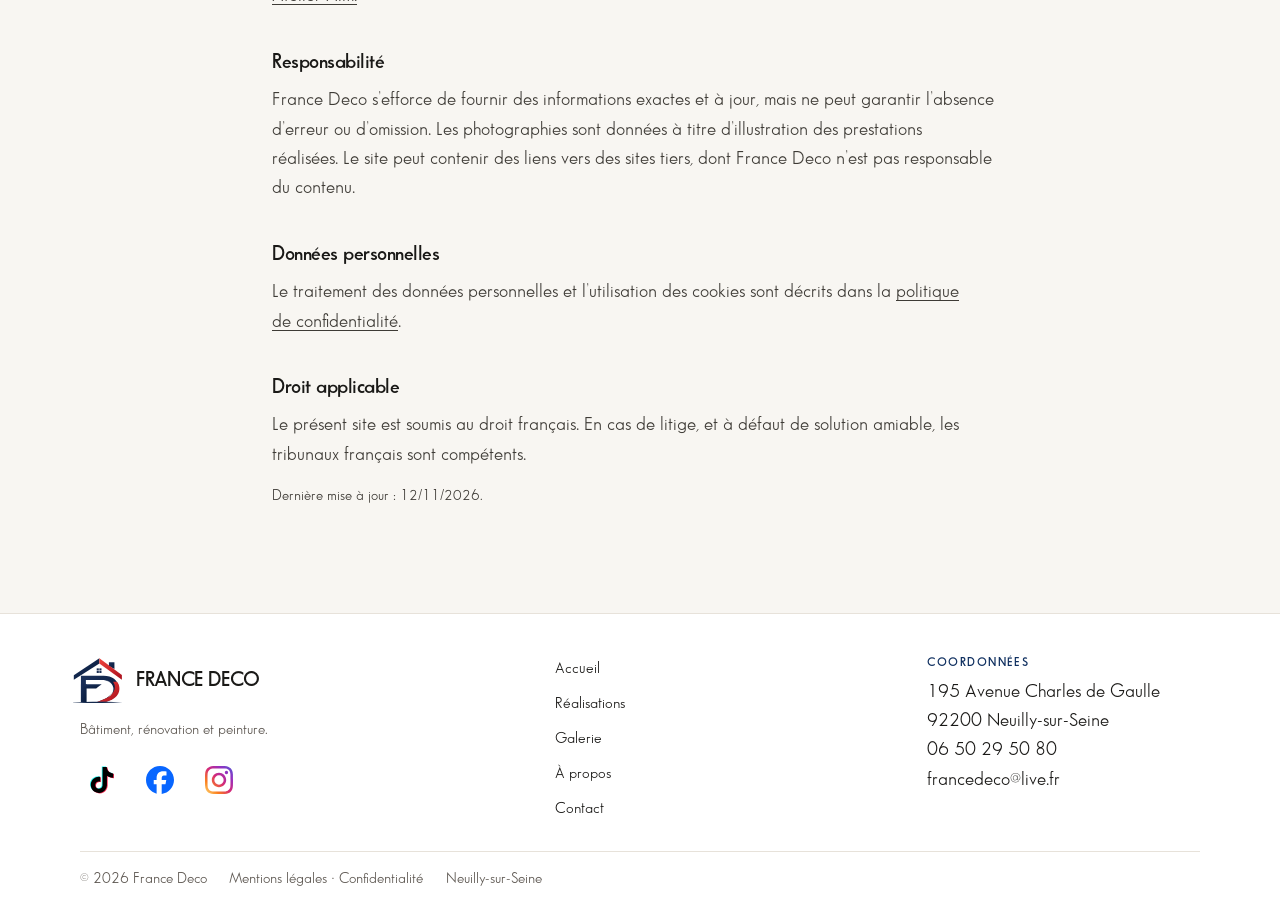
<file: mentions-legales.html>
<!DOCTYPE html>
<html lang="fr">
<head>
  <script async src="https://www.googletagmanager.com/gtm.js?id=GTM-WWM6QKR2"></script>
  <script>
    window.dataLayer = window.dataLayer || [];
    function gtag(){dataLayer.push(arguments);}
    gtag('js', new Date());
  </script>
  <meta charset="utf-8">
  <meta name="viewport" content="width=device-width, initial-scale=1">
  <meta name="color-scheme" content="light">
  <meta name="theme-color" content="#f3f0ea">
  <title>Mentions légales | France Deco</title>
  <meta name="description" content="Mentions légales du site France Deco : éditeur, hébergeur, assurances et propriété intellectuelle.">
  <meta name="robots" content="noindex, follow">
  <meta name="author" content="France Deco">
  <meta name="application-name" content="France Deco">
  <meta name="apple-mobile-web-app-title" content="France Deco">
  <meta name="geo.region" content="FR-92">
  <meta name="geo.placename" content="Neuilly-sur-Seine">
  <link rel="canonical" href="https://francedeco-paris.fr/mentions-legales">
  <link rel="alternate" hreflang="fr" href="https://francedeco-paris.fr/mentions-legales">
  <link rel="alternate" hreflang="x-default" href="https://francedeco-paris.fr/mentions-legales">
  <meta property="og:locale" content="fr_FR">
  <meta property="og:type" content="website">
  <meta property="og:site_name" content="France Deco">
  <meta property="og:url" content="https://francedeco-paris.fr/mentions-legales">
  <meta property="og:title" content="Mentions légales — France Deco">
  <meta property="og:description" content="Mentions légales du site France Deco : éditeur, hébergeur, assurances et propriété intellectuelle.">
  <meta property="og:image" content="https://francedeco-paris.fr/images/real-hero.jpg">
  <meta property="og:image:alt" content="Séjour rénové par France Deco, parquet clair et murs clairs">
  <meta name="twitter:card" content="summary_large_image">
  <meta name="twitter:title" content="Mentions légales — France Deco">
  <meta name="twitter:description" content="Mentions légales du site France Deco : éditeur, hébergeur, assurances et propriété intellectuelle.">
  <meta name="twitter:image" content="https://francedeco-paris.fr/images/real-hero.jpg">
  <meta name="twitter:image:alt" content="Séjour rénové par France Deco, parquet clair et murs clairs">
  <script type="application/ld+json">
    {
      "@context": "https://schema.org",
      "@graph": [
        {
          "@type": "WebPage",
          "@id": "https://francedeco-paris.fr/mentions-legales#webpage",
          "url": "https://francedeco-paris.fr/mentions-legales",
          "name": "Mentions légales | France Deco",
          "description": "Mentions légales du site France Deco : éditeur, hébergeur, assurances et propriété intellectuelle.",
          "inLanguage": "fr-FR",
          "isPartOf": {
            "@id": "https://francedeco-paris.fr/#website"
          },
          "primaryImageOfPage": {
            "@type": "ImageObject",
            "url": "https://francedeco-paris.fr/images/real-hero.jpg",
            "caption": "Séjour rénové par France Deco, parquet clair et murs clairs"
          },
          "about": {
            "@id": "https://francedeco-paris.fr/#entreprise"
          },
          "breadcrumb": {
            "@id": "https://francedeco-paris.fr/mentions-legales#breadcrumb"
          }
        },
        {
          "@type": "BreadcrumbList",
          "@id": "https://francedeco-paris.fr/mentions-legales#breadcrumb",
          "itemListElement": [
            {
              "@type": "ListItem",
              "position": 1,
              "name": "Accueil",
              "item": "https://francedeco-paris.fr/"
            },
            {
              "@type": "ListItem",
              "position": 2,
              "name": "Mentions légales",
              "item": "https://francedeco-paris.fr/mentions-legales"
            }
          ]
        },
        {
          "@type": [
            "GeneralContractor",
            "HousePainter"
          ],
          "@id": "https://francedeco-paris.fr/#entreprise",
          "name": "FRANCE DECO",
          "url": "https://francedeco-paris.fr/",
          "telephone": "+33650295080"
        }
      ]
    }
  </script>
  <link rel="icon" type="image/png" sizes="48x48" href="/images/favicon-48.png?v=2">
  <link rel="apple-touch-icon" href="/images/apple-touch-icon.png?v=2">
  <link rel="preload" href="fonts/sansserif-600.woff2" as="font" type="font/woff2" crossorigin>
  <link rel="preload" href="fonts/sansserif-400.woff2" as="font" type="font/woff2" crossorigin>
  <link rel="stylesheet" href="css/style.css">
  <link rel="stylesheet" href="css/legal.css">
</head>

<body data-page="legal">

  <a class="skip" href="#contenu">Aller au contenu</a>

  <header class="site-header">
    <div class="wrap header-bar">
      <a class="brand" href="/">
        <img src="images/logo.svg" alt="" width="48" height="46">
        <span class="brand-name">France Deco</span>
      </a>

      <a class="btn btn-primary header-call" href="tel:+33650295080">Appeler</a>

      <button class="nav-toggle" type="button" aria-expanded="false" aria-controls="nav-principale">
        <span class="nav-toggle-icon" aria-hidden="true"></span>
        <span class="sr-only">Ouvrir le menu</span>
      </button>

      <nav id="nav-principale" class="nav" aria-label="Navigation principale">
        <ul class="nav-list">
          <li><a href="/" data-nav="accueil">Accueil</a></li>
          <li><a href="realisation">Réalisations</a></li>
          <li><a href="galerie">Galerie</a></li>
          <li><a href="/#a-propos" data-nav="a-propos">À propos</a></li>
          <li><a href="contact">Contact</a></li>
          <li><a href="guide-renovation-interieure">Guide</a></li>
        </ul>
        <a class="btn btn-primary nav-cta" href="contact#devis">Demander un devis</a>
      </nav>
    </div>
  </header>

  <main id="contenu">

    <section class="page-head">
      <div class="wrap">
        <p class="eyebrow">Informations</p>
        <h1>Mentions légales</h1>
        <p class="lead">Informations sur l’éditeur et l’hébergeur du site.</p>
      </div>
    </section>

    <section class="section">
      <div class="wrap legal">


        <h2>Éditeur du site</h2>
        <dl class="legal-list">
          <dt>Nom commercial</dt><dd>France Deco</dd>
          <dt>Responsable</dt><dd>Abou Elela Sayed, chef d’entreprise</dd>
          <dt>Forme juridique</dt><dd>SARL</dd>
          <dt>Adresse</dt><dd>195 Avenue Charles de Gaulle, 92200 Neuilly-sur-Seine</dd>
          <dt>Téléphone</dt><dd><a href="tel:+33650295080">06 50 29 50 80</a></dd>
          <dt>E-mail</dt><dd><a href="mailto:francedeco@live.fr">francedeco@live.fr</a></dd>
          <dt>SIRET</dt><dd>52197350300035</dd>
          <dt>Immatriculation</dt><dd>4334Z - Travaux de peinture et vitrerie</dd>
          <dt>N° de TVA intracommunautaire</dt><dd>FR51521973503</dd>
          <dt>Capital social</dt><dd>7 500,00 €</dd>
        </dl>

        <h2>Directeur de la publication</h2>
        <p>Abou Elela Sayed.</p>

        <h2>Hébergement</h2>
        <p>Le site est hébergé par GitHub, Inc. (GitHub Pages), 88 Colin P Kelly Jr St, San Francisco, CA 94107, États-Unis, +1 877-448-4820.</p>

        <h2>Assurances</h2>
        <p>Les travaux sont couverts par une assurance responsabilité civile professionnelle et une assurance décennale souscrites auprès de AXA, 313 Terrasses de l'Arche, 92727 Nanterre, contrat n° 0000021655940804. Couverture géographique : France métropolitaine.</p>

        <h2>Médiation de la consommation</h2>
        <p>Conformément au Code de la consommation, tout consommateur peut recourir gratuitement à un médiateur en cas de litige avec le professionnel. Médiateur : CM2C, cm2c@cm2c.net, 49 Rue de Ponthieu, 75008 Paris, <a href="https://www.cm2c.net/">www.cm2c.net</a>.</p>

        <h2>Propriété intellectuelle</h2>
        <p>Les textes, photographies, logos et éléments graphiques du site sont protégés par le droit d’auteur. Toute reproduction ou réutilisation, totale ou partielle, sans autorisation écrite préalable est interdite.</p>
        <p>Les projets présentés (Sèvres, Médéric, Concorde, Sources) ont été réalisés en collaboration avec <a href="https://atelieraim.com/">Atelier Aim.</a></p>

        <h2>Responsabilité</h2>
        <p>France Deco s’efforce de fournir des informations exactes et à jour, mais ne peut garantir l’absence d’erreur ou d’omission. Les photographies sont données à titre d’illustration des prestations réalisées. Le site peut contenir des liens vers des sites tiers, dont France Deco n’est pas responsable du contenu.</p>

        <h2>Données personnelles</h2>
        <p>Le traitement des données personnelles et l’utilisation des cookies sont décrits dans la <a href="confidentialite">politique de confidentialité</a>.</p>

        <h2>Droit applicable</h2>
        <p>Le présent site est soumis au droit français. En cas de litige, et à défaut de solution amiable, les tribunaux français sont compétents.</p>

        <p class="legal-date">Dernière mise à jour : 12/11/2026.</p>
      </div>
    </section>

  </main>

  <footer class="site-footer">
    <div class="wrap footer-grid">

      <div class="footer-brand">
        <a class="brand" href="/">
          <img src="images/logo.svg" alt="" width="48" height="46">
          <span class="brand-name">FRANCE DECO</span>
        </a>
        <p>Bâtiment, rénovation et peinture.</p>
          <ul class="social">
          <li>
            <a href="https://www.tiktok.com/@francedeco.fr" target="_blank" rel="noopener" aria-label="TikTok">
              <svg viewBox="-1 -1 26 26" aria-hidden="true">
                <path transform="translate(-.7 -.5)" fill="#25F4EE" d="M12.525.02c1.31-.02 2.61-.01 3.91-.02.08 1.53.63 3.09 1.75 4.17 1.12 1.11 2.7 1.62 4.24 1.79v4.03c-1.44-.05-2.89-.35-4.2-.97-.57-.26-1.1-.59-1.62-.93-.01 2.92.01 5.84-.02 8.75-.08 1.4-.54 2.79-1.35 3.94-1.31 1.92-3.58 3.17-5.91 3.21-1.43.08-2.86-.31-4.08-1.03-2.02-1.19-3.44-3.37-3.65-5.71-.02-.5-.03-1-.01-1.49.18-1.9 1.12-3.72 2.58-4.96 1.66-1.44 3.98-2.13 6.15-1.72.02 1.48-.04 2.96-.04 4.44-.99-.32-2.15-.23-3.02.37-.63.41-1.11 1.04-1.36 1.75-.21.51-.15 1.07-.14 1.61.24 1.64 1.82 3.02 3.5 2.87 1.12-.01 2.19-.66 2.77-1.61.19-.33.4-.67.41-1.06.1-1.79.06-3.57.07-5.36.01-4.03-.01-8.05.02-12.07z"/>
                <path transform="translate(.7 .5)" fill="#FE2C55" d="M12.525.02c1.31-.02 2.61-.01 3.91-.02.08 1.53.63 3.09 1.75 4.17 1.12 1.11 2.7 1.62 4.24 1.79v4.03c-1.44-.05-2.89-.35-4.2-.97-.57-.26-1.1-.59-1.62-.93-.01 2.92.01 5.84-.02 8.75-.08 1.4-.54 2.79-1.35 3.94-1.31 1.92-3.58 3.17-5.91 3.21-1.43.08-2.86-.31-4.08-1.03-2.02-1.19-3.44-3.37-3.65-5.71-.02-.5-.03-1-.01-1.49.18-1.9 1.12-3.72 2.58-4.96 1.66-1.44 3.98-2.13 6.15-1.72.02 1.48-.04 2.96-.04 4.44-.99-.32-2.15-.23-3.02.37-.63.41-1.11 1.04-1.36 1.75-.21.51-.15 1.07-.14 1.61.24 1.64 1.82 3.02 3.5 2.87 1.12-.01 2.19-.66 2.77-1.61.19-.33.4-.67.41-1.06.1-1.79.06-3.57.07-5.36.01-4.03-.01-8.05.02-12.07z"/>
                <path fill="#000" d="M12.525.02c1.31-.02 2.61-.01 3.91-.02.08 1.53.63 3.09 1.75 4.17 1.12 1.11 2.7 1.62 4.24 1.79v4.03c-1.44-.05-2.89-.35-4.2-.97-.57-.26-1.1-.59-1.62-.93-.01 2.92.01 5.84-.02 8.75-.08 1.4-.54 2.79-1.35 3.94-1.31 1.92-3.58 3.17-5.91 3.21-1.43.08-2.86-.31-4.08-1.03-2.02-1.19-3.44-3.37-3.65-5.71-.02-.5-.03-1-.01-1.49.18-1.9 1.12-3.72 2.58-4.96 1.66-1.44 3.98-2.13 6.15-1.72.02 1.48-.04 2.96-.04 4.44-.99-.32-2.15-.23-3.02.37-.63.41-1.11 1.04-1.36 1.75-.21.51-.15 1.07-.14 1.61.24 1.64 1.82 3.02 3.5 2.87 1.12-.01 2.19-.66 2.77-1.61.19-.33.4-.67.41-1.06.1-1.79.06-3.57.07-5.36.01-4.03-.01-8.05.02-12.07z"/>
              </svg>
            </a>
          </li>
          <li>
            <a href="https://www.facebook.com/profile.php?id=61597016122951" target="_blank" rel="noopener" aria-label="Facebook">
              <svg viewBox="0 0 24 24" aria-hidden="true">
                <path fill="#0866FF" d="M9.101 23.691v-7.98H6.627v-3.667h2.474v-1.58c0-4.085 1.848-5.978 5.858-5.978.401 0 .955.042 1.468.103a8.68 8.68 0 0 1 1.141.195v3.325a8.623 8.623 0 0 0-.653-.036 26.805 26.805 0 0 0-.733-.009c-.707 0-1.259.096-1.675.309a1.686 1.686 0 0 0-.679.622c-.258.42-.374.995-.374 1.752v1.297h3.919l-.386 2.103-.287 1.564h-3.246v8.245C19.396 23.238 24 18.179 24 12.044c0-6.627-5.373-12-12-12s-12 5.373-12 12c0 5.628 3.874 10.35 9.101 11.647Z"/>
              </svg>
            </a>
          </li>
          <li>
            <a href="https://www.instagram.com/francedeco.fr" target="_blank" rel="noopener" aria-label="Instagram">
              <svg viewBox="0 0 24 24" aria-hidden="true">
                <defs>
                  <linearGradient id="ig-grad" x1="0" y1="1" x2="1" y2="0">
                    <stop offset="0" stop-color="#FEDA75"/>
                    <stop offset=".25" stop-color="#FA7E1E"/>
                    <stop offset=".5" stop-color="#D62976"/>
                    <stop offset=".75" stop-color="#962FBF"/>
                    <stop offset="1" stop-color="#4F5BD5"/>
                  </linearGradient>
                </defs>
                <path fill="url(#ig-grad)" d="M7.0301.084c-1.2768.0602-2.1487.264-2.911.5634-.7888.3075-1.4575.72-2.1228 1.3877-.6652.6677-1.075 1.3368-1.3802 2.127-.2954.7638-.4956 1.6365-.552 2.914-.0564 1.2775-.0689 1.6882-.0626 4.947.0062 3.2586.0206 3.6671.0825 4.9473.061 1.2765.264 2.1482.5635 2.9107.308.7889.72 1.4573 1.388 2.1228.6679.6655 1.3365 1.0743 2.1285 1.38.7632.295 1.6361.4961 2.9134.552 1.2773.056 1.6884.069 4.9462.0627 3.2578-.0062 3.668-.0207 4.9478-.0814 1.28-.0607 2.147-.2652 2.9098-.5633.7889-.3086 1.4578-.72 2.1228-1.3881.665-.6682 1.0745-1.3378 1.3795-2.1284.2957-.7632.4966-1.636.552-2.9124.056-1.2809.0692-1.6898.063-4.948-.0063-3.2583-.021-3.6668-.0817-4.9465-.0607-1.2797-.264-2.1487-.5633-2.9117-.3084-.7889-.72-1.4568-1.3876-2.1228C21.2982 1.33 20.628.9208 19.8378.6165 19.074.321 18.2017.1197 16.9244.0645 15.6471.0093 15.236-.005 11.977.0014 8.718.0076 8.31.0215 7.0301.0839m.1402 21.6932c-1.17-.0509-1.8053-.2453-2.2287-.408-.5606-.216-.96-.4771-1.3819-.895-.422-.4178-.6811-.8186-.9-1.378-.1644-.4234-.3624-1.058-.4171-2.228-.0595-1.2645-.072-1.6442-.079-4.848-.007-3.2037.0053-3.583.0607-4.848.05-1.169.2456-1.805.408-2.2282.216-.5613.4762-.96.895-1.3816.4188-.4217.8184-.6814 1.3783-.9003.423-.1651 1.0575-.3614 2.227-.4171 1.2655-.06 1.6447-.072 4.848-.079 3.2033-.007 3.5835.005 4.8495.0608 1.169.0508 1.8053.2445 2.228.408.5608.216.96.4754 1.3816.895.4217.4194.6816.8176.9005 1.3787.1653.4217.3617 1.056.4169 2.2263.0602 1.2655.0739 1.645.0796 4.848.0058 3.203-.0055 3.5834-.061 4.848-.051 1.17-.245 1.8055-.408 2.2294-.216.5604-.4763.96-.8954 1.3814-.419.4215-.8181.6811-1.3783.9-.4224.1649-1.0577.3617-2.2262.4174-1.2656.0595-1.6448.072-4.8493.079-3.2045.007-3.5825-.006-4.848-.0608M16.953 5.5864A1.44 1.44 0 1 0 18.39 4.144a1.44 1.44 0 0 0-1.437 1.4424M5.8385 12.012c.0067 3.4032 2.7706 6.1557 6.173 6.1493 3.4026-.0065 6.157-2.7701 6.1506-6.1733-.0065-3.4032-2.771-6.1565-6.174-6.1498-3.403.0067-6.156 2.771-6.1496 6.1738M8 12.0077a4 4 0 1 1 4.008 3.9921A3.9996 3.9996 0 0 1 8 12.0077"/>
              </svg>
            </a>
          </li>
        </ul>
      </div>

      <nav class="footer-nav" aria-label="Pied de page">
        <ul>
          <li><a href="/">Accueil</a></li>
          <li><a href="realisation">Réalisations</a></li>
          <li><a href="galerie">Galerie</a></li>
          <li><a href="/#a-propos">À propos</a></li>
          <li><a href="contact">Contact</a></li>
        </ul>
      </nav>

      <div>
        <p class="footer-label">Coordonnées</p>
        <p>195 Avenue Charles de Gaulle<br>92200 Neuilly-sur-Seine</p>
        <p><a href="tel:+33650295080">06 50 29 50 80</a></p>
        <p><a href="mailto:francedeco@live.fr">francedeco@live.fr</a></p>
      </div>

    </div>

    <div class="wrap footer-base">
      <p>© 2026 France Deco</p>
      <p><a href="mentions-legales">Mentions légales</a> · <a href="confidentialite">Confidentialité</a></p>
      <p>Neuilly-sur-Seine</p>
    </div>
  </footer>

  <script src="js/main.js" defer></script>

</body>
</html>
</file>
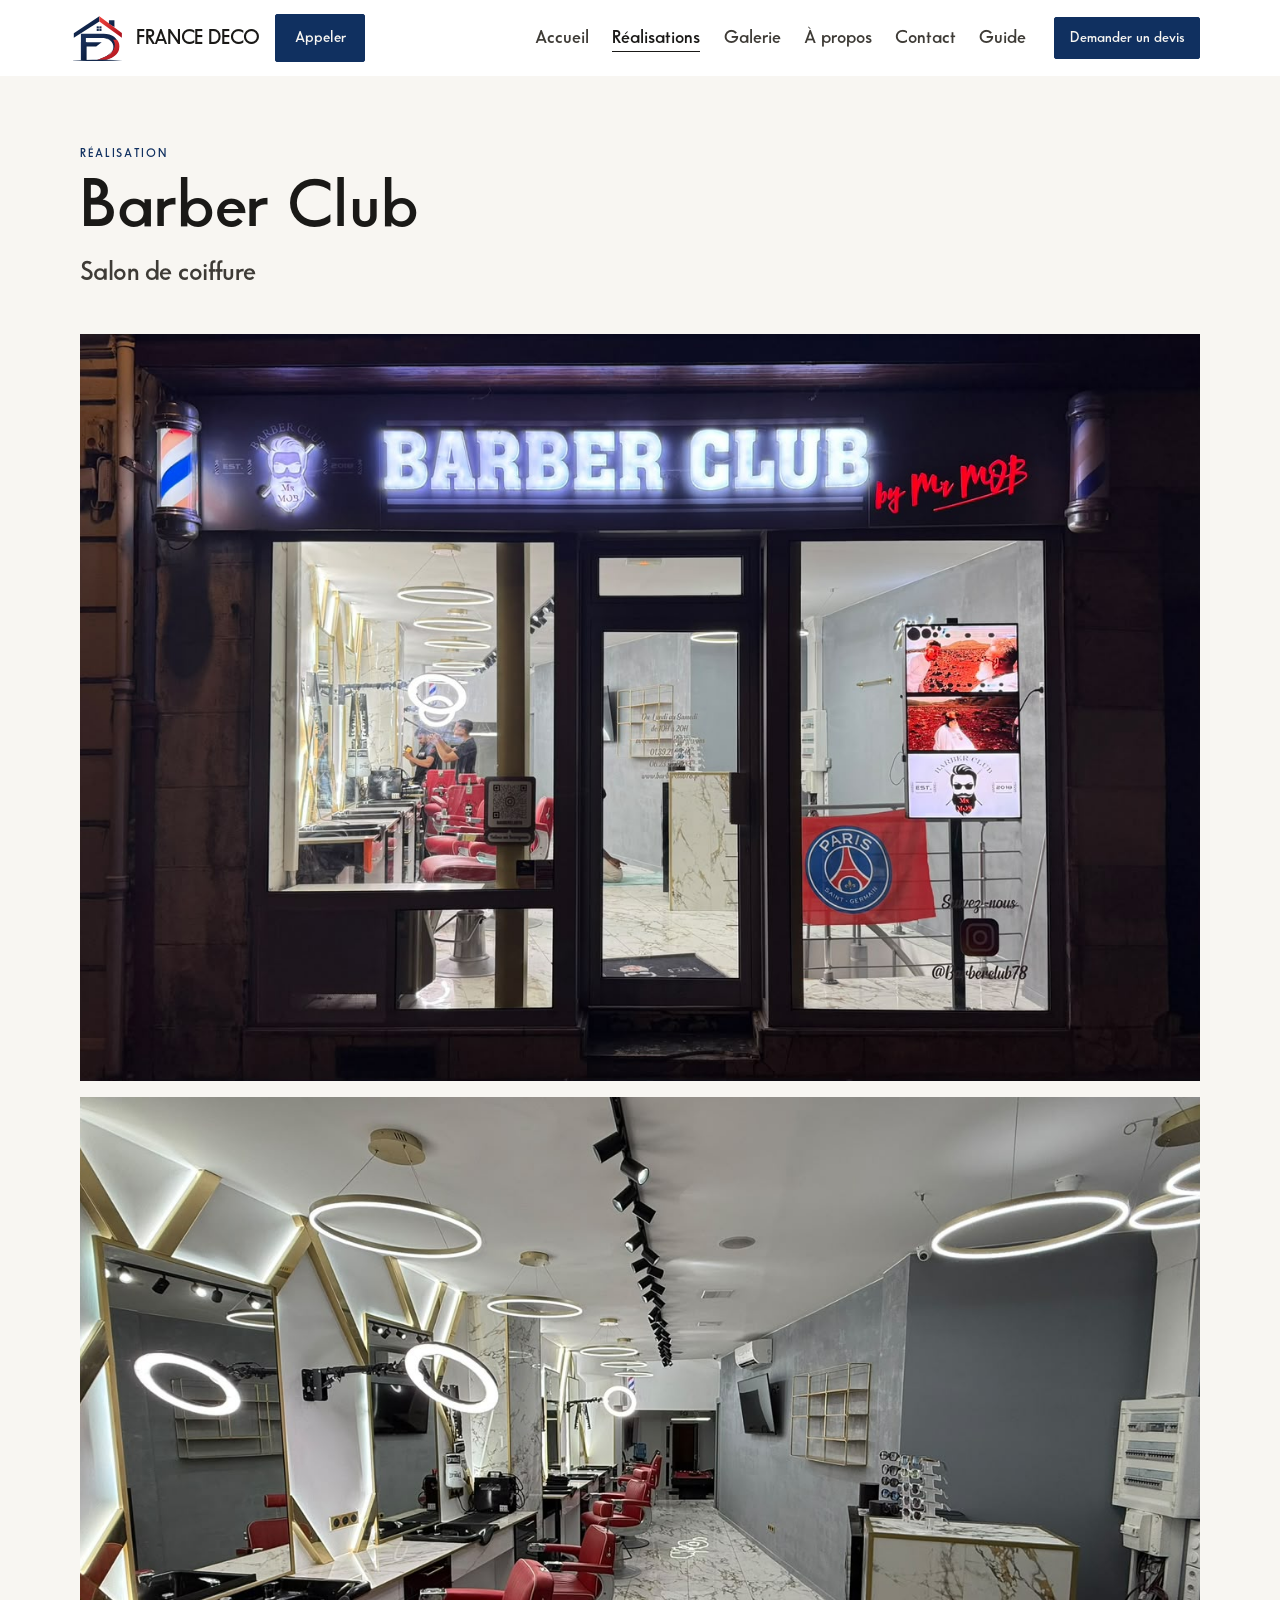
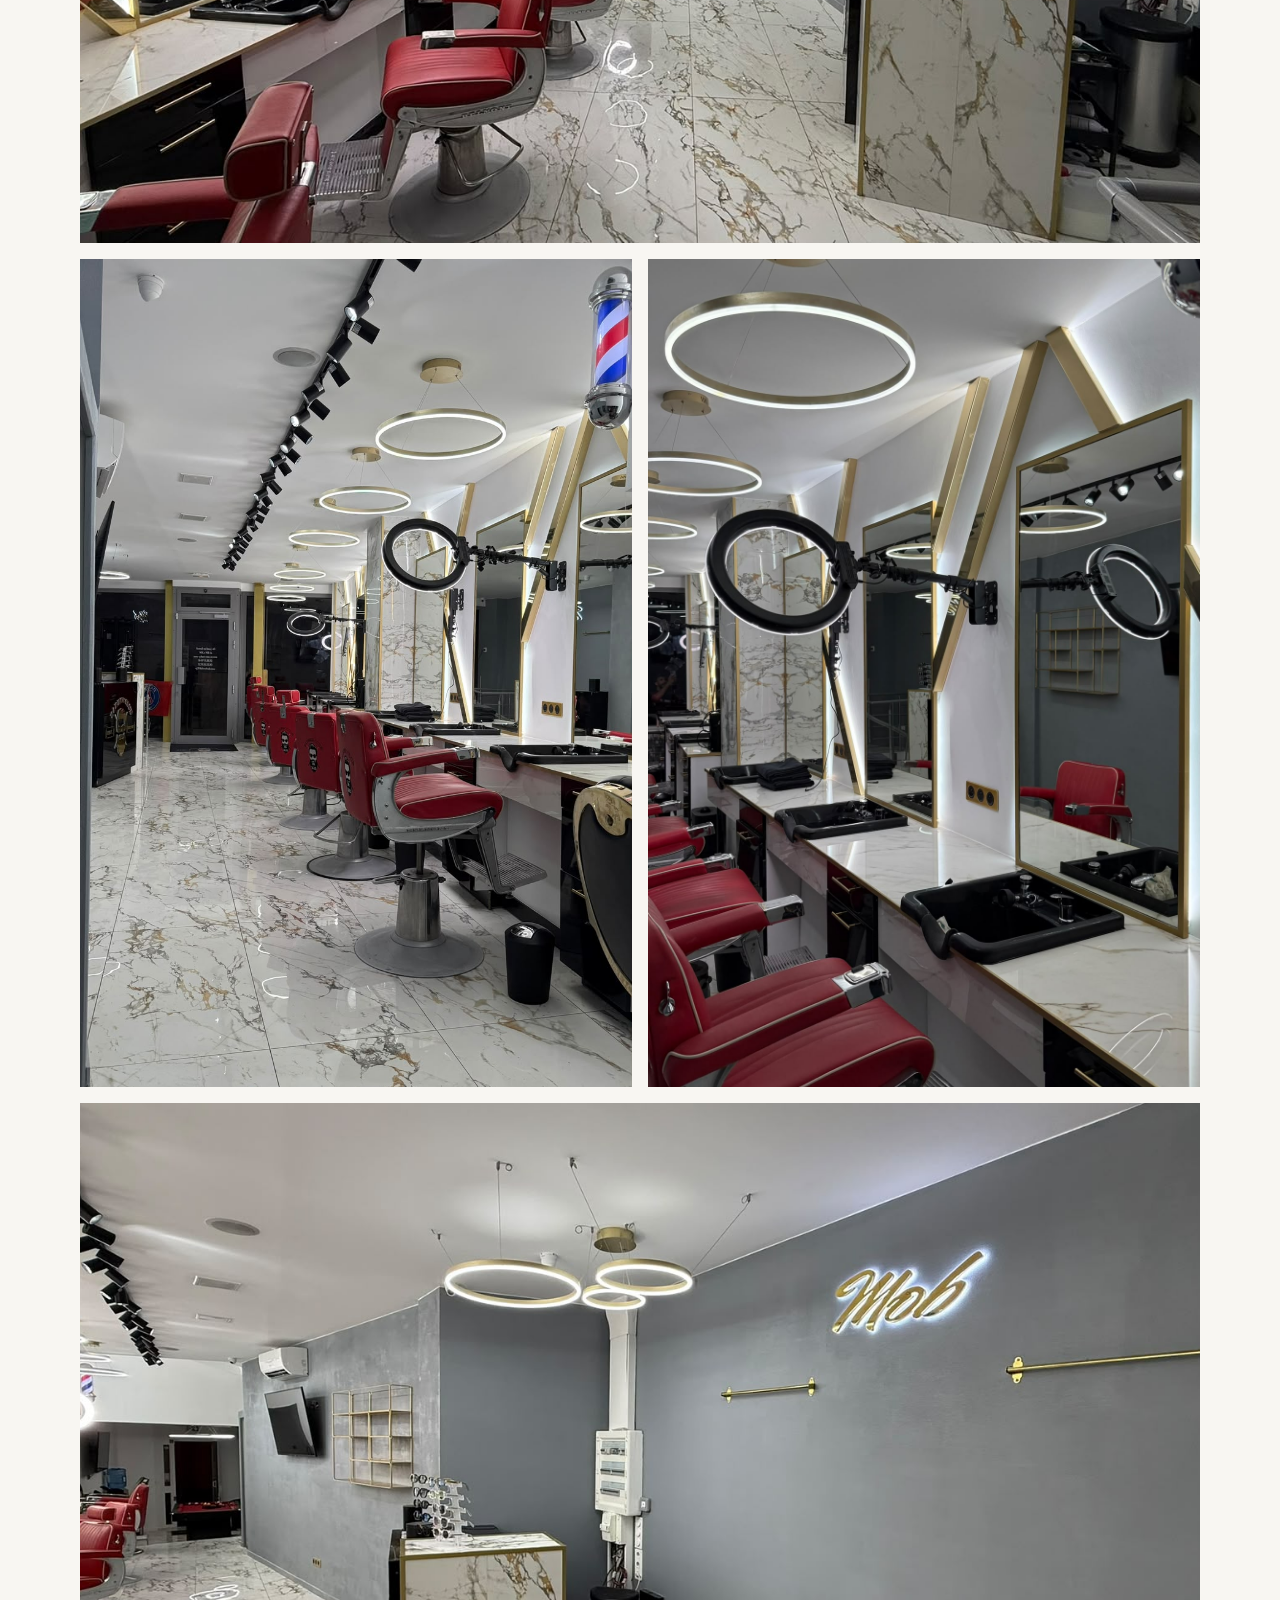
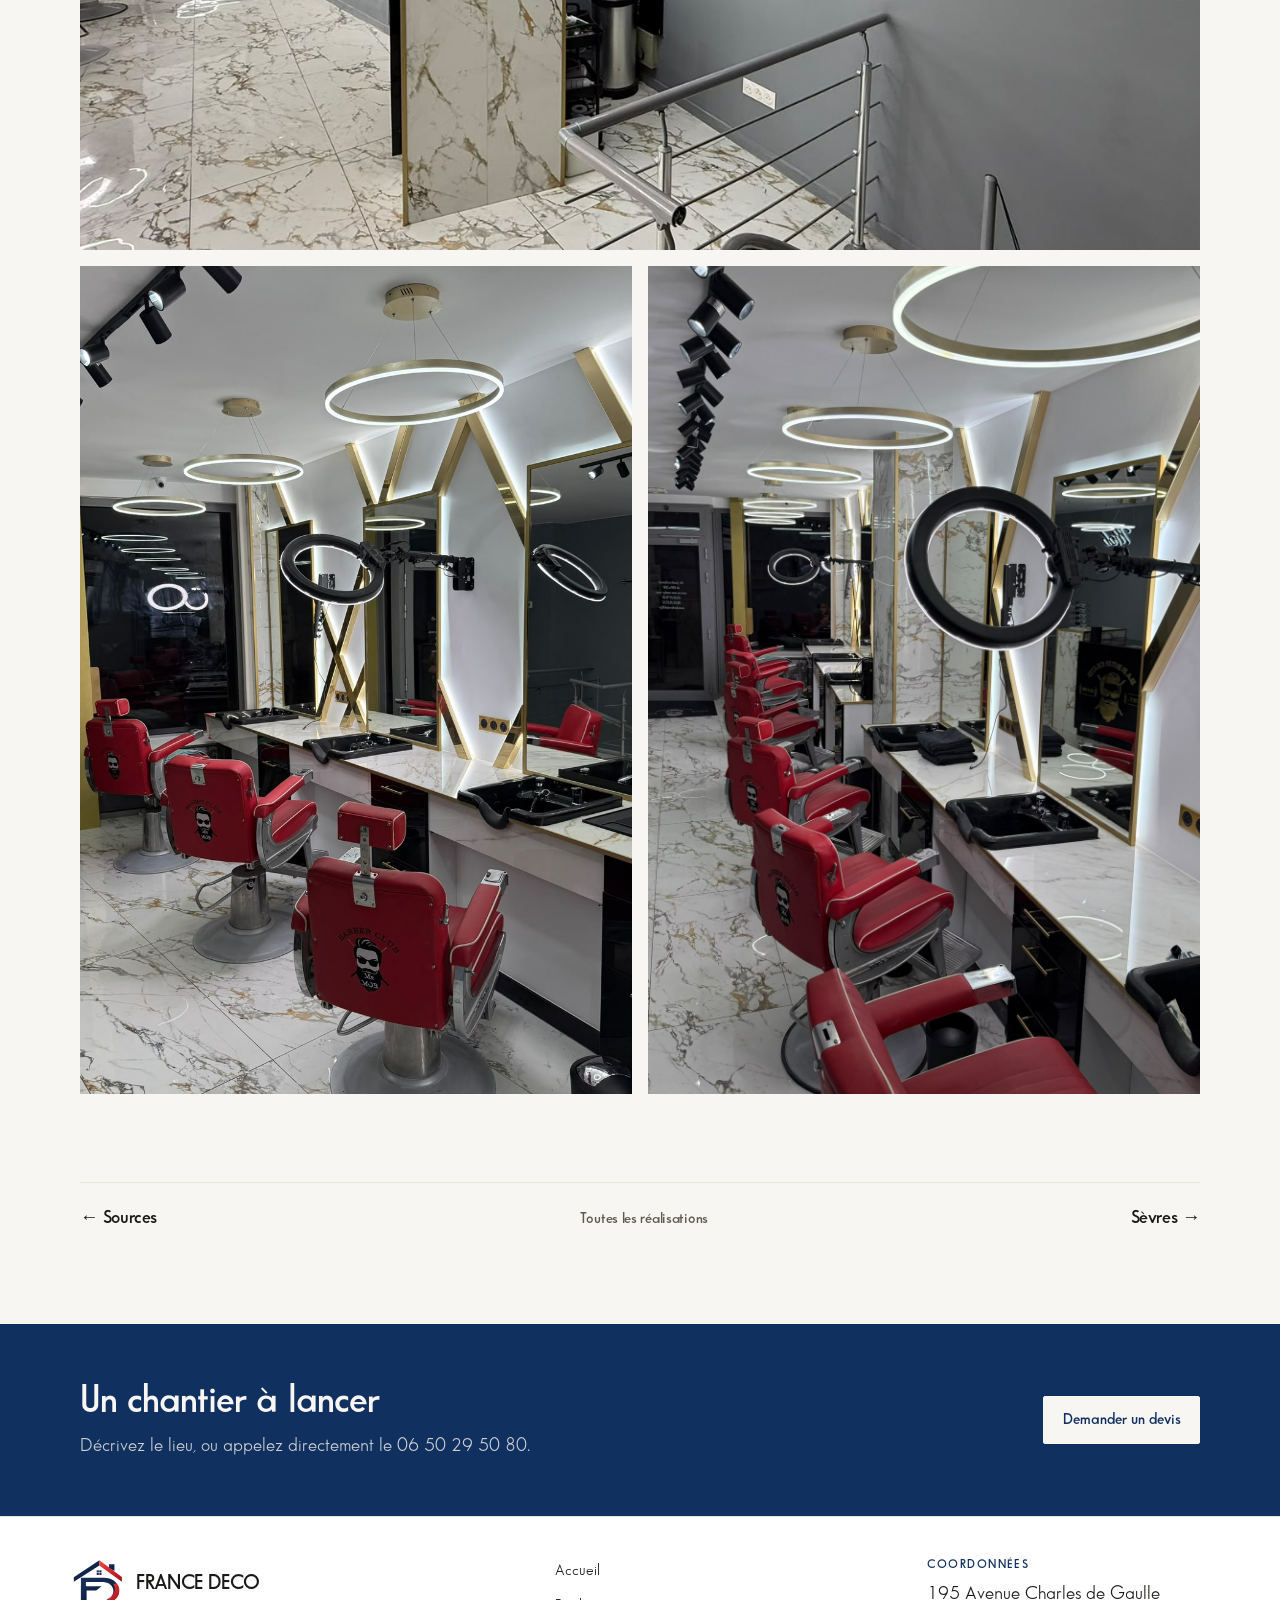
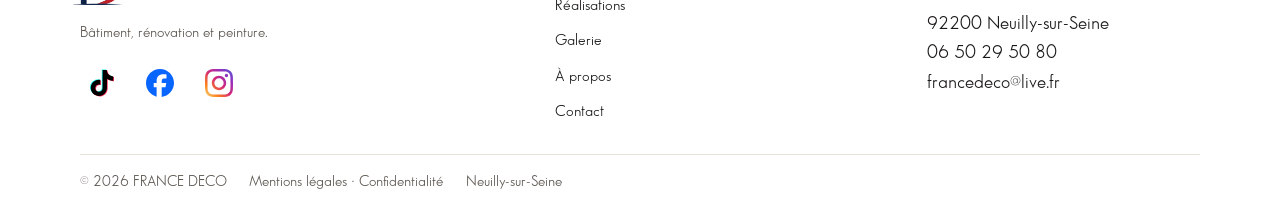
<file: projet-barber.html>
<!DOCTYPE html>
<html lang="fr">
<head>
  <script async src="https://www.googletagmanager.com/gtm.js?id=GTM-WWM6QKR2"></script>
  <script>
    window.dataLayer = window.dataLayer || [];
    function gtag(){dataLayer.push(arguments);}
    gtag('js', new Date());
  </script>
  <meta charset="utf-8">
  <meta name="viewport" content="width=device-width, initial-scale=1">
  <meta name="color-scheme" content="light">
  <meta name="theme-color" content="#f3f0ea">
  <title>Rénovation de salon de coiffure : Barber Club | France Deco</title>
  <meta name="description" content="Aménagement et rénovation du salon de coiffure Barber Club : devanture, sol effet marbre, miroirs, fauteuils rouges et éclairage.">
  <meta name="keywords" content="rénovation salon de coiffure, aménagement salon de coiffure, rénovation local commercial, devanture commerce, sol effet marbre, France Deco, entreprise de bâtiment Neuilly-sur-Seine, rénovation Paris, rénovation Île-de-France, rénovation Hauts-de-Seine">
  <meta name="robots" content="index, follow, max-image-preview:large, max-snippet:-1, max-video-preview:-1">
  <meta name="author" content="France Deco">
  <meta name="application-name" content="France Deco">
  <meta name="apple-mobile-web-app-title" content="France Deco">
  <meta name="geo.region" content="FR-92">
  <meta name="geo.placename" content="Neuilly-sur-Seine">
  <link rel="canonical" href="https://francedeco-paris.fr/projet-barber">
  <link rel="alternate" hreflang="fr" href="https://francedeco-paris.fr/projet-barber">
  <link rel="alternate" hreflang="x-default" href="https://francedeco-paris.fr/projet-barber">
  <meta property="og:locale" content="fr_FR">
  <meta property="og:type" content="website">
  <meta property="og:site_name" content="France Deco">
  <meta property="og:url" content="https://francedeco-paris.fr/projet-barber">
  <meta property="og:title" content="Rénovation de salon de coiffure Barber Club — France Deco">
  <meta property="og:description" content="Aménagement et rénovation d’un salon de coiffure : devanture, sol effet marbre, miroirs et fauteuils.">
  <meta property="og:image" content="https://francedeco-paris.fr/images/Barber/Devanture.jpg">
  <meta property="og:image:alt" content="Barber Club, devanture éclairée de nuit">
  <meta name="twitter:card" content="summary_large_image">
  <meta name="twitter:title" content="Rénovation de salon de coiffure Barber Club — France Deco">
  <meta name="twitter:description" content="Aménagement et rénovation d’un salon de coiffure : devanture, sol effet marbre, miroirs et fauteuils.">
  <meta name="twitter:image" content="https://francedeco-paris.fr/images/Barber/Devanture.jpg">
  <meta name="twitter:image:alt" content="Barber Club, devanture éclairée de nuit">
  <script type="application/ld+json">
    {
      "@context": "https://schema.org",
      "@graph": [
        {
          "@type": "WebPage",
          "@id": "https://francedeco-paris.fr/projet-barber#webpage",
          "url": "https://francedeco-paris.fr/projet-barber",
          "name": "Rénovation de salon de coiffure : Barber Club | France Deco",
          "description": "Aménagement et rénovation du salon de coiffure Barber Club : devanture, sol effet marbre, miroirs, fauteuils rouges et éclairage.",
          "inLanguage": "fr-FR",
          "isPartOf": {
            "@id": "https://francedeco-paris.fr/#website"
          },
          "primaryImageOfPage": {
            "@type": "ImageObject",
            "url": "https://francedeco-paris.fr/images/Barber/Devanture.jpg",
            "caption": "Barber Club, devanture éclairée de nuit"
          },
          "about": {
            "@id": "https://francedeco-paris.fr/#entreprise"
          },
          "breadcrumb": {
            "@id": "https://francedeco-paris.fr/projet-barber#breadcrumb"
          }
        },
        {
          "@type": "BreadcrumbList",
          "@id": "https://francedeco-paris.fr/projet-barber#breadcrumb",
          "itemListElement": [
            {
              "@type": "ListItem",
              "position": 1,
              "name": "Accueil",
              "item": "https://francedeco-paris.fr/"
            },
            {
              "@type": "ListItem",
              "position": 2,
              "name": "Réalisations",
              "item": "https://francedeco-paris.fr/realisation"
            },
            {
              "@type": "ListItem",
              "position": 3,
              "name": "Barber Club",
              "item": "https://francedeco-paris.fr/projet-barber"
            }
          ]
        },
        {
          "@type": [
            "GeneralContractor",
            "HousePainter"
          ],
          "@id": "https://francedeco-paris.fr/#entreprise",
          "name": "FRANCE DECO",
          "url": "https://francedeco-paris.fr/",
          "telephone": "+33650295080"
        }
      ]
    }
  </script>
  <link rel="icon" type="image/png" sizes="48x48" href="/images/favicon-48.png?v=2">
  <link rel="apple-touch-icon" href="/images/apple-touch-icon.png?v=2">
  <link rel="preload" href="fonts/sansserif-600.woff2" as="font" type="font/woff2" crossorigin>
  <link rel="preload" href="fonts/sansserif-400.woff2" as="font" type="font/woff2" crossorigin>
  <link rel="stylesheet" href="css/style.css">
  <link rel="stylesheet" href="css/projet.css">
</head>

<body data-page="realisations">

  <a class="skip" href="#contenu">Aller au contenu</a>

  <header class="site-header">
    <div class="wrap header-bar">
      <a class="brand" href="/">
        <img src="images/logo.svg" alt="" width="48" height="46">
        <span class="brand-name">FRANCE DECO</span>
      </a>

      <a class="btn btn-primary header-call" href="tel:+33650295080">Appeler</a>

      <button class="nav-toggle" type="button" aria-expanded="false" aria-controls="nav-principale">
        <span class="nav-toggle-icon" aria-hidden="true"></span>
        <span class="sr-only">Ouvrir le menu</span>
      </button>

      <nav id="nav-principale" class="nav" aria-label="Navigation principale">
        <ul class="nav-list">
          <li><a href="/" data-nav="accueil">Accueil</a></li>
          <li><a href="realisation" aria-current="page">Réalisations</a></li>
          <li><a href="galerie">Galerie</a></li>
          <li><a href="/#a-propos" data-nav="a-propos">À propos</a></li>
          <li><a href="contact">Contact</a></li>
          <li><a href="guide-renovation-interieure">Guide</a></li>
        </ul>
        <a class="btn btn-primary nav-cta" href="contact#devis">Demander un devis</a>
      </nav>
    </div>
  </header>

  <main id="contenu">

    <header class="page-head pj-head">
      <div class="wrap">
        <p class="eyebrow">Réalisation</p>
        <h1>Barber Club</h1>
        <p class="lead">Salon de coiffure</p>
      </div>
    </header>

    <section class="section" aria-label="Photos du projet Barber Club">
      <div class="wrap">
        <div class="pj-gallery">
          <div class="pj-full"><figure><button class="shot" type="button"><span class="frame"><img src="images/Barber/Devanture.jpg" width="1600" height="900" alt=" : Barber Club, devanture éclairée de nuit."></span></button></figure></div>
          <div class="pj-full"><figure><button class="shot" type="button"><span class="frame"><img src="images/Barber/interieur2.jpg" width="1600" height="900" alt=" : Barber Club, miroirs, sol effet marbre et fauteuils rouges." loading="lazy"></span></button></figure></div>
          <div class="pj-row"><figure><button class="shot" type="button"><span class="frame"><img src="images/Barber/interieur.jpg" width="900" height="1600" alt=" : Barber Club, rangée de fauteuils et suspensions lumineuses." loading="lazy"></span></button></figure><figure><button class="shot" type="button"><span class="frame"><img src="images/Barber/interieur5.jpg" width="1152" height="2048" alt=" : Barber Club, postes de coiffure et miroirs dorés." loading="lazy"></span></button></figure></div>
          <div class="pj-full"><figure><button class="shot" type="button"><span class="frame"><img src="images/Barber/interieur3.jpg" width="1600" height="900" alt=" : Barber Club, mur gris, enseigne lumineuse et plan de travail marbré." loading="lazy"></span></button></figure></div>
          <div class="pj-row"><figure><button class="shot" type="button"><span class="frame"><img src="images/Barber/interieur4.jpg" width="900" height="1600" alt=" : Barber Club, fauteuils rouges et bacs de lavage." loading="lazy"></span></button></figure><figure><button class="shot" type="button"><span class="frame"><img src="images/Barber/interieur6.jpg" width="1152" height="2048" alt=" : Barber Club, perspective sur le salon." loading="lazy"></span></button></figure></div>
        </div>

        <nav class="pj-nav" aria-label="Autres projets">
          <a href="projet-sources" rel="prev">← Sources</a>
          <a class="pj-all" href="realisation">Toutes les réalisations</a>
          <a href="projet-sevres" rel="next">Sèvres →</a>
        </nav>
      </div>
    </section>

    <section class="cta-band" aria-labelledby="titre-cta">
      <div class="wrap cta-inner">
        <div>
          <h2 id="titre-cta">Un chantier à lancer</h2>
          <p>Décrivez le lieu, ou appelez directement le 06 50 29 50 80.</p>
        </div>
        <a class="btn btn-light" href="contact#devis">Demander un devis</a>
      </div>
    </section>

  </main>

  <footer class="site-footer">
    <div class="wrap footer-grid">

      <div class="footer-brand">
        <a class="brand" href="/">
          <img src="images/logo.svg" alt="" width="48" height="46">
          <span class="brand-name">FRANCE DECO</span>
        </a>
        <p>Bâtiment, rénovation et peinture.</p>
        <ul class="social">
          <li>
            <a href="https://www.tiktok.com/@francedeco.fr" target="_blank" rel="noopener" aria-label="TikTok">
              <svg viewBox="-1 -1 26 26" aria-hidden="true">
                <path transform="translate(-.7 -.5)" fill="#25F4EE" d="M12.525.02c1.31-.02 2.61-.01 3.91-.02.08 1.53.63 3.09 1.75 4.17 1.12 1.11 2.7 1.62 4.24 1.79v4.03c-1.44-.05-2.89-.35-4.2-.97-.57-.26-1.1-.59-1.62-.93-.01 2.92.01 5.84-.02 8.75-.08 1.4-.54 2.79-1.35 3.94-1.31 1.92-3.58 3.17-5.91 3.21-1.43.08-2.86-.31-4.08-1.03-2.02-1.19-3.44-3.37-3.65-5.71-.02-.5-.03-1-.01-1.49.18-1.9 1.12-3.72 2.58-4.96 1.66-1.44 3.98-2.13 6.15-1.72.02 1.48-.04 2.96-.04 4.44-.99-.32-2.15-.23-3.02.37-.63.41-1.11 1.04-1.36 1.75-.21.51-.15 1.07-.14 1.61.24 1.64 1.82 3.02 3.5 2.87 1.12-.01 2.19-.66 2.77-1.61.19-.33.4-.67.41-1.06.1-1.79.06-3.57.07-5.36.01-4.03-.01-8.05.02-12.07z"/>
                <path transform="translate(.7 .5)" fill="#FE2C55" d="M12.525.02c1.31-.02 2.61-.01 3.91-.02.08 1.53.63 3.09 1.75 4.17 1.12 1.11 2.7 1.62 4.24 1.79v4.03c-1.44-.05-2.89-.35-4.2-.97-.57-.26-1.1-.59-1.62-.93-.01 2.92.01 5.84-.02 8.75-.08 1.4-.54 2.79-1.35 3.94-1.31 1.92-3.58 3.17-5.91 3.21-1.43.08-2.86-.31-4.08-1.03-2.02-1.19-3.44-3.37-3.65-5.71-.02-.5-.03-1-.01-1.49.18-1.9 1.12-3.72 2.58-4.96 1.66-1.44 3.98-2.13 6.15-1.72.02 1.48-.04 2.96-.04 4.44-.99-.32-2.15-.23-3.02.37-.63.41-1.11 1.04-1.36 1.75-.21.51-.15 1.07-.14 1.61.24 1.64 1.82 3.02 3.5 2.87 1.12-.01 2.19-.66 2.77-1.61.19-.33.4-.67.41-1.06.1-1.79.06-3.57.07-5.36.01-4.03-.01-8.05.02-12.07z"/>
                <path fill="#000" d="M12.525.02c1.31-.02 2.61-.01 3.91-.02.08 1.53.63 3.09 1.75 4.17 1.12 1.11 2.7 1.62 4.24 1.79v4.03c-1.44-.05-2.89-.35-4.2-.97-.57-.26-1.1-.59-1.62-.93-.01 2.92.01 5.84-.02 8.75-.08 1.4-.54 2.79-1.35 3.94-1.31 1.92-3.58 3.17-5.91 3.21-1.43.08-2.86-.31-4.08-1.03-2.02-1.19-3.44-3.37-3.65-5.71-.02-.5-.03-1-.01-1.49.18-1.9 1.12-3.72 2.58-4.96 1.66-1.44 3.98-2.13 6.15-1.72.02 1.48-.04 2.96-.04 4.44-.99-.32-2.15-.23-3.02.37-.63.41-1.11 1.04-1.36 1.75-.21.51-.15 1.07-.14 1.61.24 1.64 1.82 3.02 3.5 2.87 1.12-.01 2.19-.66 2.77-1.61.19-.33.4-.67.41-1.06.1-1.79.06-3.57.07-5.36.01-4.03-.01-8.05.02-12.07z"/>
              </svg>
            </a>
          </li>
          <li>
            <a href="https://www.facebook.com/profile.php?id=61597016122951" target="_blank" rel="noopener" aria-label="Facebook">
              <svg viewBox="0 0 24 24" aria-hidden="true">
                <path fill="#0866FF" d="M9.101 23.691v-7.98H6.627v-3.667h2.474v-1.58c0-4.085 1.848-5.978 5.858-5.978.401 0 .955.042 1.468.103a8.68 8.68 0 0 1 1.141.195v3.325a8.623 8.623 0 0 0-.653-.036 26.805 26.805 0 0 0-.733-.009c-.707 0-1.259.096-1.675.309a1.686 1.686 0 0 0-.679.622c-.258.42-.374.995-.374 1.752v1.297h3.919l-.386 2.103-.287 1.564h-3.246v8.245C19.396 23.238 24 18.179 24 12.044c0-6.627-5.373-12-12-12s-12 5.373-12 12c0 5.628 3.874 10.35 9.101 11.647Z"/>
              </svg>
            </a>
          </li>
          <li>
            <a href="https://www.instagram.com/francedeco.fr" target="_blank" rel="noopener" aria-label="Instagram">
              <svg viewBox="0 0 24 24" aria-hidden="true">
                <defs>
                  <linearGradient id="ig-grad" x1="0" y1="1" x2="1" y2="0">
                    <stop offset="0" stop-color="#FEDA75"/>
                    <stop offset=".25" stop-color="#FA7E1E"/>
                    <stop offset=".5" stop-color="#D62976"/>
                    <stop offset=".75" stop-color="#962FBF"/>
                    <stop offset="1" stop-color="#4F5BD5"/>
                  </linearGradient>
                </defs>
                <path fill="url(#ig-grad)" d="M7.0301.084c-1.2768.0602-2.1487.264-2.911.5634-.7888.3075-1.4575.72-2.1228 1.3877-.6652.6677-1.075 1.3368-1.3802 2.127-.2954.7638-.4956 1.6365-.552 2.914-.0564 1.2775-.0689 1.6882-.0626 4.947.0062 3.2586.0206 3.6671.0825 4.9473.061 1.2765.264 2.1482.5635 2.9107.308.7889.72 1.4573 1.388 2.1228.6679.6655 1.3365 1.0743 2.1285 1.38.7632.295 1.6361.4961 2.9134.552 1.2773.056 1.6884.069 4.9462.0627 3.2578-.0062 3.668-.0207 4.9478-.0814 1.28-.0607 2.147-.2652 2.9098-.5633.7889-.3086 1.4578-.72 2.1228-1.3881.665-.6682 1.0745-1.3378 1.3795-2.1284.2957-.7632.4966-1.636.552-2.9124.056-1.2809.0692-1.6898.063-4.948-.0063-3.2583-.021-3.6668-.0817-4.9465-.0607-1.2797-.264-2.1487-.5633-2.9117-.3084-.7889-.72-1.4568-1.3876-2.1228C21.2982 1.33 20.628.9208 19.8378.6165 19.074.321 18.2017.1197 16.9244.0645 15.6471.0093 15.236-.005 11.977.0014 8.718.0076 8.31.0215 7.0301.0839m.1402 21.6932c-1.17-.0509-1.8053-.2453-2.2287-.408-.5606-.216-.96-.4771-1.3819-.895-.422-.4178-.6811-.8186-.9-1.378-.1644-.4234-.3624-1.058-.4171-2.228-.0595-1.2645-.072-1.6442-.079-4.848-.007-3.2037.0053-3.583.0607-4.848.05-1.169.2456-1.805.408-2.2282.216-.5613.4762-.96.895-1.3816.4188-.4217.8184-.6814 1.3783-.9003.423-.1651 1.0575-.3614 2.227-.4171 1.2655-.06 1.6447-.072 4.848-.079 3.2033-.007 3.5835.005 4.8495.0608 1.169.0508 1.8053.2445 2.228.408.5608.216.96.4754 1.3816.895.4217.4194.6816.8176.9005 1.3787.1653.4217.3617 1.056.4169 2.2263.0602 1.2655.0739 1.645.0796 4.848.0058 3.203-.0055 3.5834-.061 4.848-.051 1.17-.245 1.8055-.408 2.2294-.216.5604-.4763.96-.8954 1.3814-.419.4215-.8181.6811-1.3783.9-.4224.1649-1.0577.3617-2.2262.4174-1.2656.0595-1.6448.072-4.8493.079-3.2045.007-3.5825-.006-4.848-.0608M16.953 5.5864A1.44 1.44 0 1 0 18.39 4.144a1.44 1.44 0 0 0-1.437 1.4424M5.8385 12.012c.0067 3.4032 2.7706 6.1557 6.173 6.1493 3.4026-.0065 6.157-2.7701 6.1506-6.1733-.0065-3.4032-2.771-6.1565-6.174-6.1498-3.403.0067-6.156 2.771-6.1496 6.1738M8 12.0077a4 4 0 1 1 4.008 3.9921A3.9996 3.9996 0 0 1 8 12.0077"/>
              </svg>
            </a>
          </li>
        </ul>
      </div>

      <nav class="footer-nav" aria-label="Pied de page">
        <ul>
          <li><a href="/">Accueil</a></li>
          <li><a href="realisation">Réalisations</a></li>
          <li><a href="galerie">Galerie</a></li>
          <li><a href="/#a-propos">À propos</a></li>
          <li><a href="contact">Contact</a></li>
        </ul>
      </nav>

      <div>
        <p class="footer-label">Coordonnées</p>
        <p>195 Avenue Charles de Gaulle<br>92200 Neuilly-sur-Seine</p>
        <p><a href="tel:+33650295080">06 50 29 50 80</a></p>
        <p><a href="mailto:francedeco@live.fr">francedeco@live.fr</a></p>
      </div>

    </div>

    <div class="wrap footer-base">
      <p>© 2026 FRANCE DECO</p>
      <p><a href="mentions-legales">Mentions légales</a> · <a href="confidentialite">Confidentialité</a></p>
      <p>Neuilly-sur-Seine</p>
    </div>
  </footer>

  <dialog class="lightbox" id="lightbox" aria-label="Visuel agrandi">
    <img alt="">
    <div class="lightbox-bar">
      <p class="lightbox-caption"></p>
      <button class="lightbox-close" type="button">Fermer</button>
    </div>
  </dialog>

  <script src="js/main.js" defer></script>

</body>
</html>
</file>
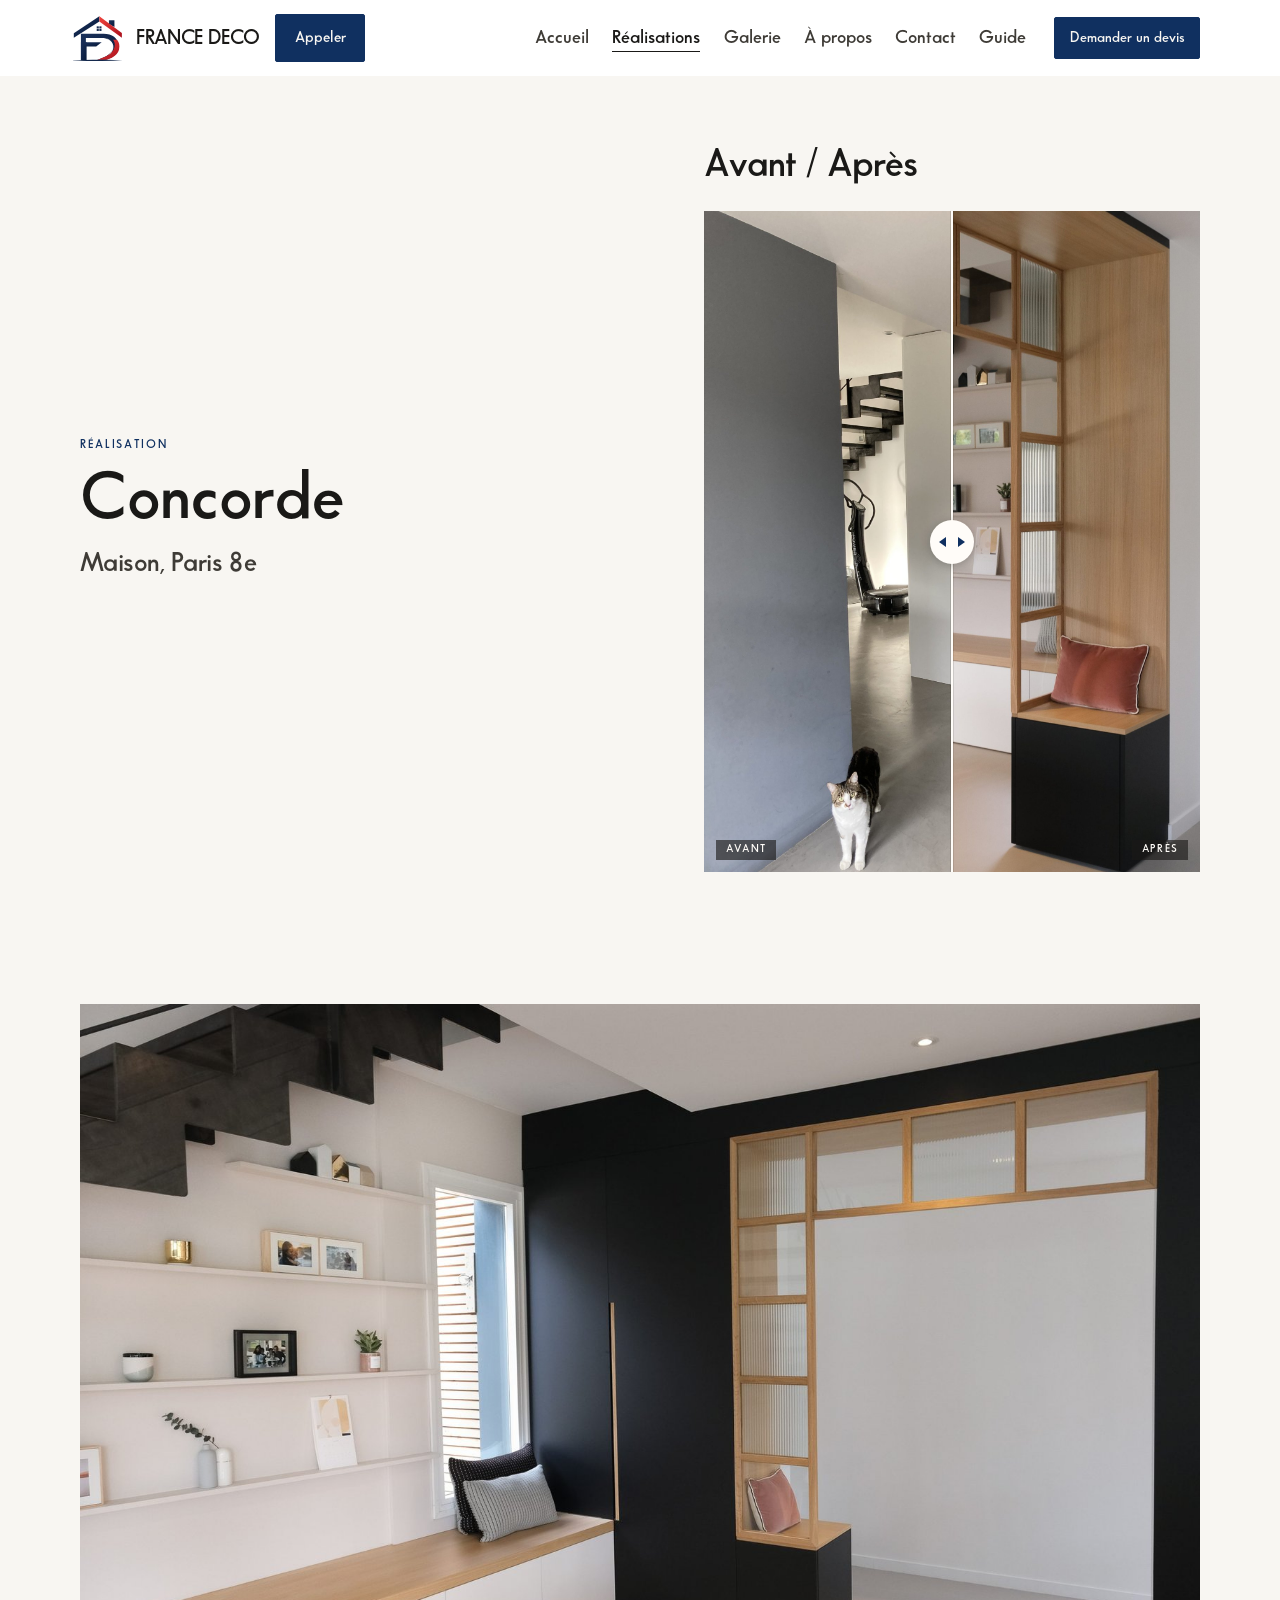
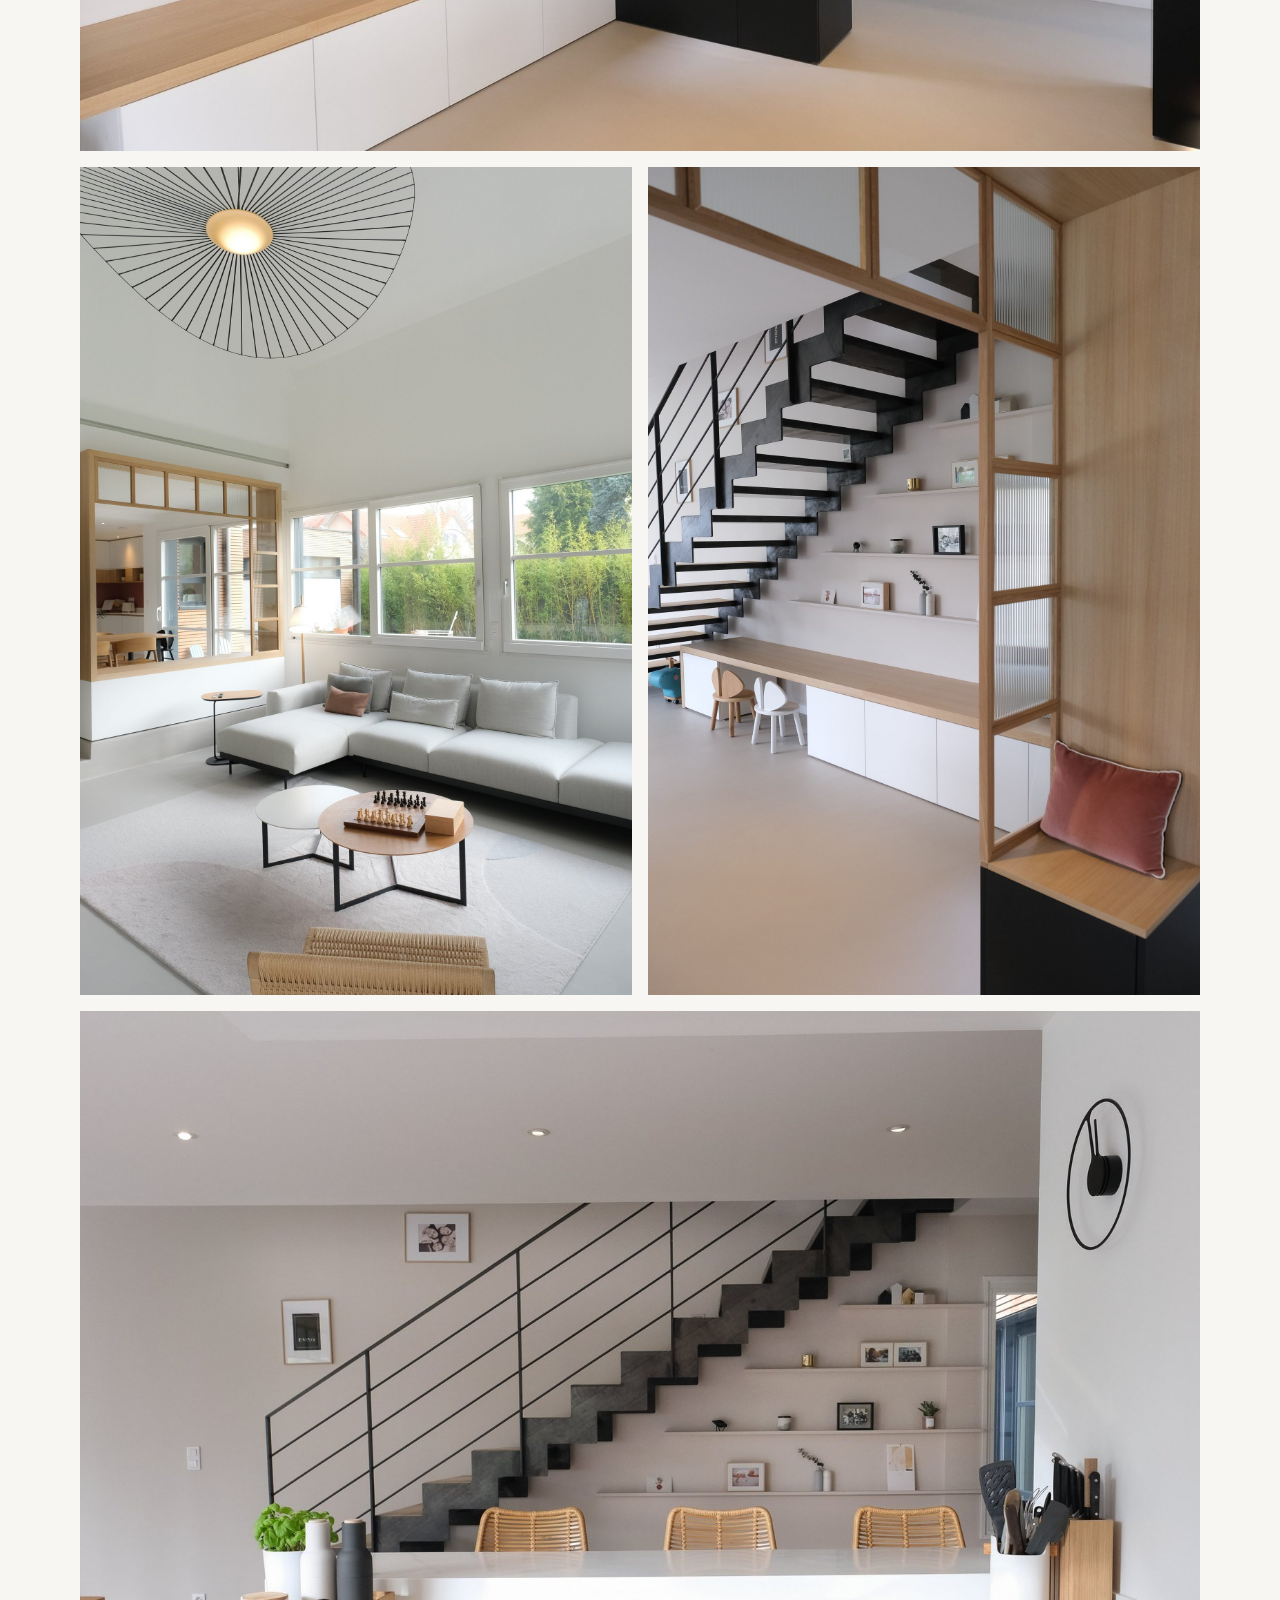
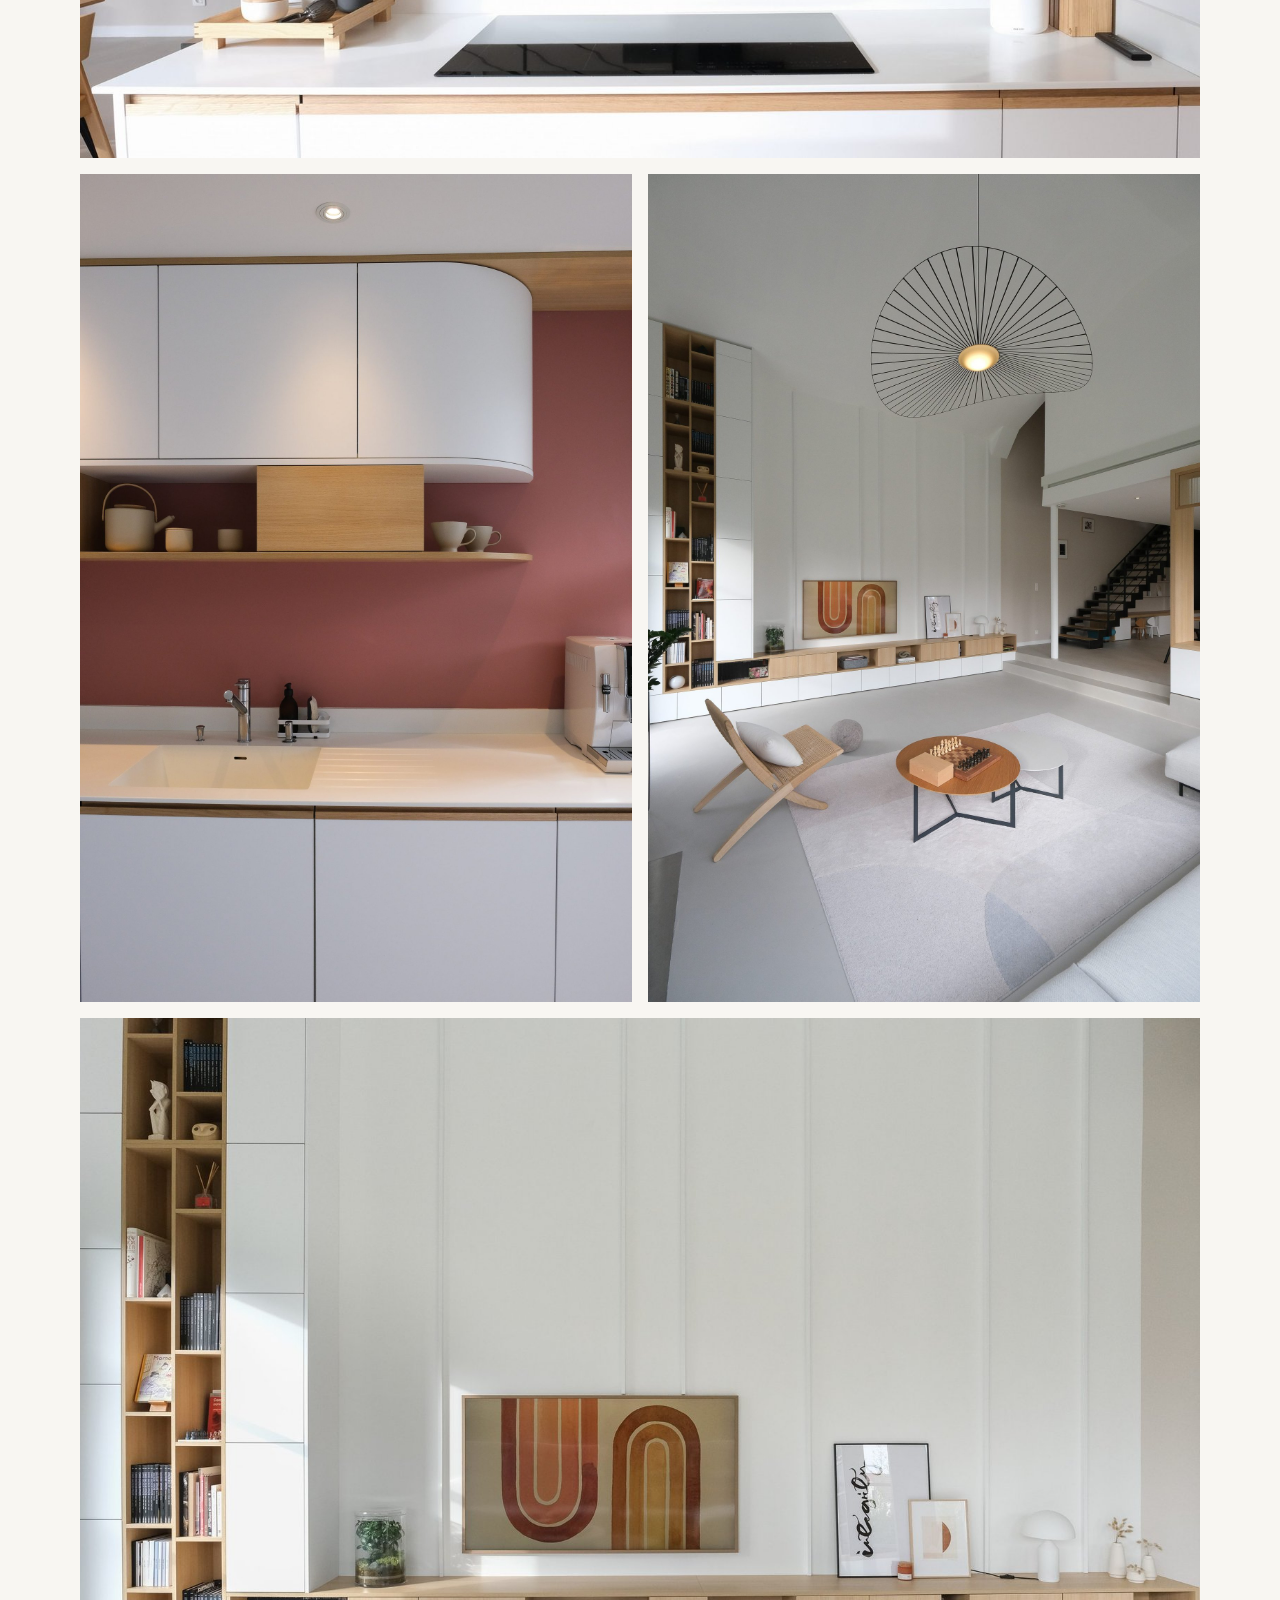
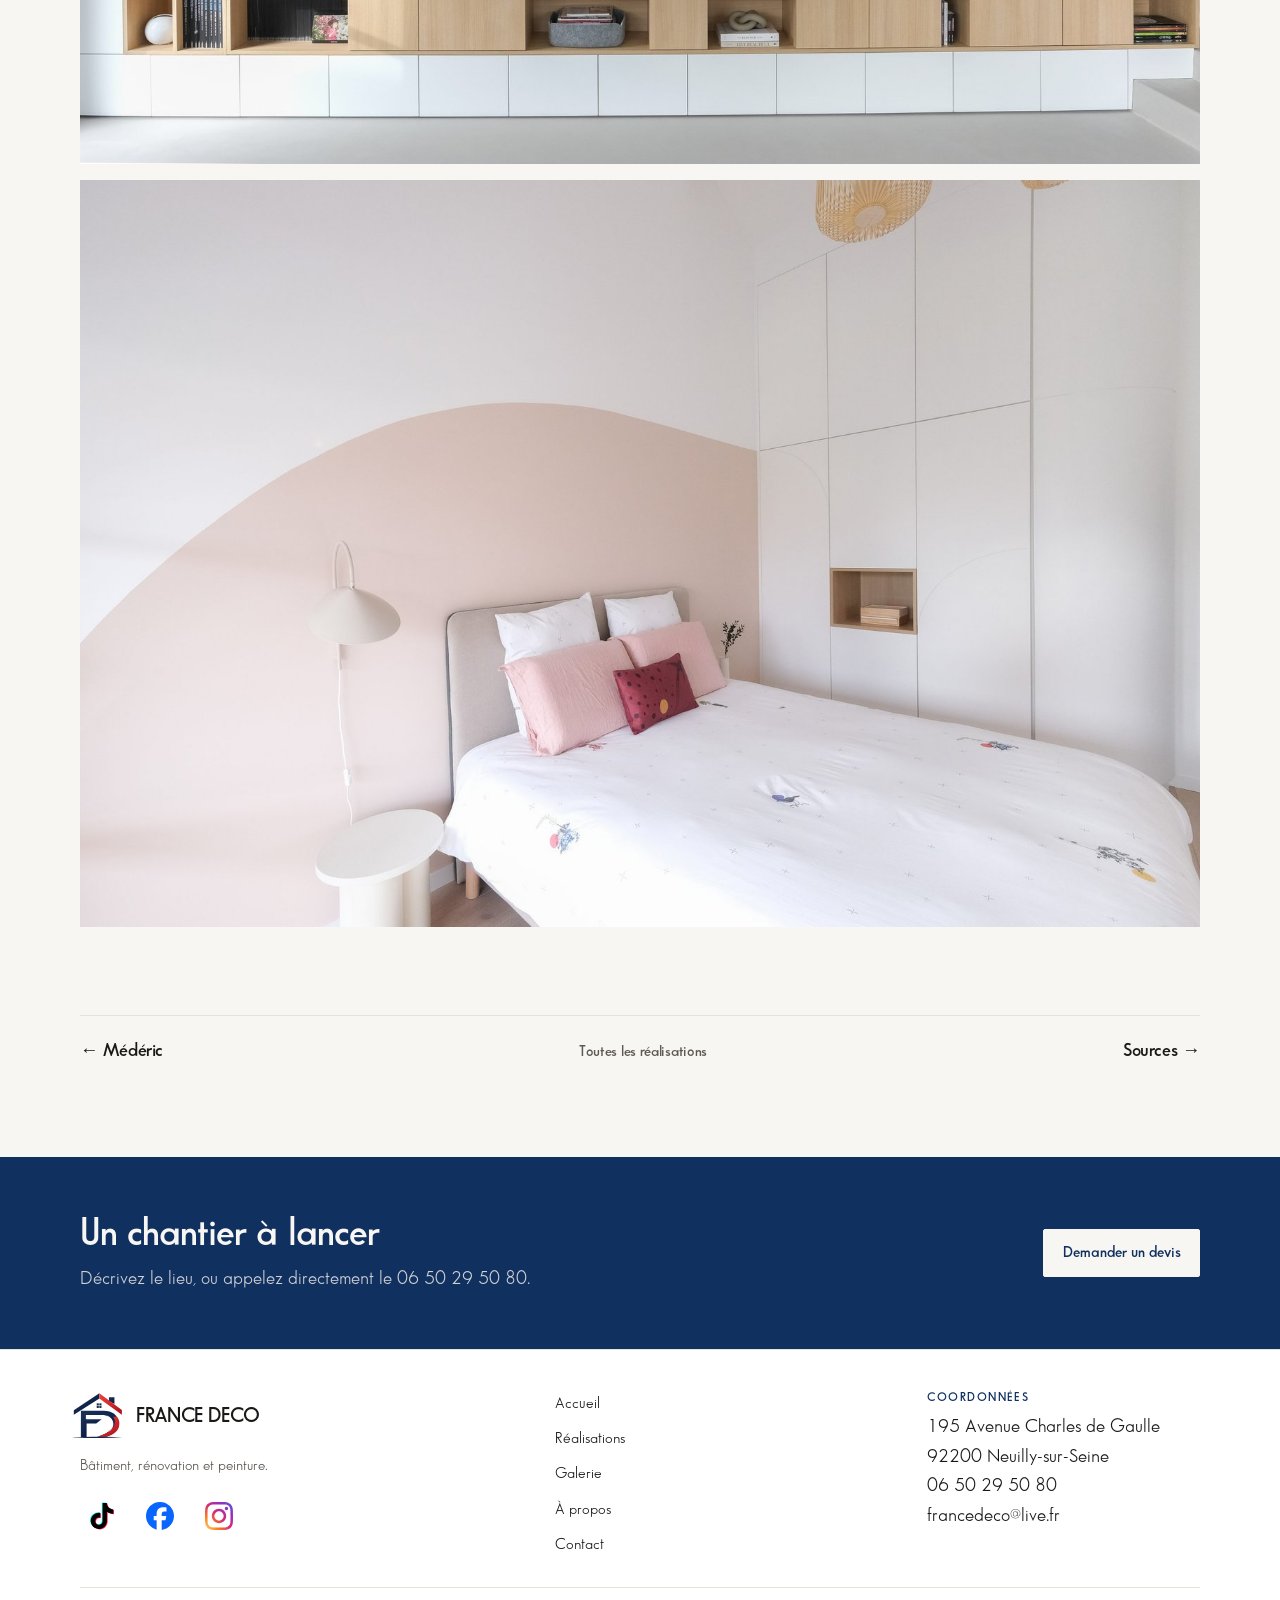
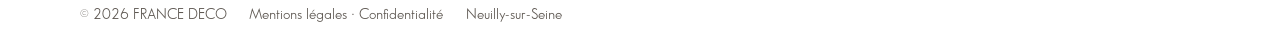
<file: projet-concorde.html>
<!DOCTYPE html>
<html lang="fr">
<head>
  <script async src="https://www.googletagmanager.com/gtm.js?id=GTM-WWM6QKR2"></script>
  <script>
    window.dataLayer = window.dataLayer || [];
    function gtag(){dataLayer.push(arguments);}
    gtag('js', new Date());
  </script>
  <meta charset="utf-8">
  <meta name="viewport" content="width=device-width, initial-scale=1">
  <meta name="color-scheme" content="light">
  <meta name="theme-color" content="#f3f0ea">
  <title>Rénovation de maison à Paris 8e, projet Concorde | France Deco</title>
  <meta name="description" content="Aménagement et rénovation d’une maison dans le 8e arrondissement de Paris : séjour, cuisine, chambre, entrée, banquette sur mesure et avant / après.">
  <meta name="keywords" content="rénovation maison Paris 8e, aménagement sur mesure, rénovation cuisine, peinture chambre, avant après rénovation, France Deco, entreprise de bâtiment Neuilly-sur-Seine, rénovation Paris, rénovation Île-de-France, rénovation Hauts-de-Seine">
  <meta name="robots" content="index, follow, max-image-preview:large, max-snippet:-1, max-video-preview:-1">
  <meta name="author" content="France Deco">
  <meta name="application-name" content="France Deco">
  <meta name="apple-mobile-web-app-title" content="France Deco">
  <meta name="geo.region" content="FR-92">
  <meta name="geo.placename" content="Neuilly-sur-Seine">
  <link rel="canonical" href="https://francedeco-paris.fr/projet-concorde">
  <link rel="alternate" hreflang="fr" href="https://francedeco-paris.fr/projet-concorde">
  <link rel="alternate" hreflang="x-default" href="https://francedeco-paris.fr/projet-concorde">
  <meta property="og:locale" content="fr_FR">
  <meta property="og:type" content="website">
  <meta property="og:site_name" content="France Deco">
  <meta property="og:url" content="https://francedeco-paris.fr/projet-concorde">
  <meta property="og:title" content="Rénovation de maison à Paris 8e, projet Concorde — France Deco">
  <meta property="og:description" content="Aménagement et rénovation d’une maison à Paris 8e : séjour, cuisine, chambre et comparaison avant / après.">
  <meta property="og:image" content="https://francedeco-paris.fr/images/concorde/03-sans-titre-43-scaled.jpg">
  <meta property="og:image:alt" content="Concorde, banquette et étagères sur mesure">
  <meta name="twitter:card" content="summary_large_image">
  <meta name="twitter:title" content="Rénovation de maison à Paris 8e, projet Concorde — France Deco">
  <meta name="twitter:description" content="Aménagement et rénovation d’une maison à Paris 8e : séjour, cuisine, chambre et comparaison avant / après.">
  <meta name="twitter:image" content="https://francedeco-paris.fr/images/concorde/03-sans-titre-43-scaled.jpg">
  <meta name="twitter:image:alt" content="Concorde, banquette et étagères sur mesure">
  <script type="application/ld+json">
    {
      "@context": "https://schema.org",
      "@graph": [
        {
          "@type": "WebPage",
          "@id": "https://francedeco-paris.fr/projet-concorde#webpage",
          "url": "https://francedeco-paris.fr/projet-concorde",
          "name": "Rénovation de maison à Paris 8e, projet Concorde | France Deco",
          "description": "Aménagement et rénovation d’une maison dans le 8e arrondissement de Paris : séjour, cuisine, chambre, entrée, banquette sur mesure et avant / après.",
          "inLanguage": "fr-FR",
          "isPartOf": {
            "@id": "https://francedeco-paris.fr/#website"
          },
          "primaryImageOfPage": {
            "@type": "ImageObject",
            "url": "https://francedeco-paris.fr/images/concorde/03-sans-titre-43-scaled.jpg",
            "caption": "Concorde, banquette et étagères sur mesure"
          },
          "about": {
            "@id": "https://francedeco-paris.fr/#entreprise"
          },
          "breadcrumb": {
            "@id": "https://francedeco-paris.fr/projet-concorde#breadcrumb"
          }
        },
        {
          "@type": "BreadcrumbList",
          "@id": "https://francedeco-paris.fr/projet-concorde#breadcrumb",
          "itemListElement": [
            {
              "@type": "ListItem",
              "position": 1,
              "name": "Accueil",
              "item": "https://francedeco-paris.fr/"
            },
            {
              "@type": "ListItem",
              "position": 2,
              "name": "Réalisations",
              "item": "https://francedeco-paris.fr/realisation"
            },
            {
              "@type": "ListItem",
              "position": 3,
              "name": "Concorde",
              "item": "https://francedeco-paris.fr/projet-concorde"
            }
          ]
        },
        {
          "@type": [
            "GeneralContractor",
            "HousePainter"
          ],
          "@id": "https://francedeco-paris.fr/#entreprise",
          "name": "FRANCE DECO",
          "url": "https://francedeco-paris.fr/",
          "telephone": "+33650295080"
        }
      ]
    }
  </script>
  <link rel="icon" type="image/png" sizes="48x48" href="/images/favicon-48.png?v=2">
  <link rel="apple-touch-icon" href="/images/apple-touch-icon.png?v=2">
  <link rel="preload" href="fonts/sansserif-600.woff2" as="font" type="font/woff2" crossorigin>
  <link rel="preload" href="fonts/sansserif-400.woff2" as="font" type="font/woff2" crossorigin>
  <link rel="stylesheet" href="css/style.css">
  <link rel="stylesheet" href="css/projet.css">
</head>

<body data-page="realisations">

  <a class="skip" href="#contenu">Aller au contenu</a>

  <header class="site-header">
    <div class="wrap header-bar">
      <a class="brand" href="/">
        <img src="images/logo.svg" alt="" width="48" height="46">
        <span class="brand-name">FRANCE DECO</span>
      </a>

      <a class="btn btn-primary header-call" href="tel:+33650295080">Appeler</a>

      <button class="nav-toggle" type="button" aria-expanded="false" aria-controls="nav-principale">
        <span class="nav-toggle-icon" aria-hidden="true"></span>
        <span class="sr-only">Ouvrir le menu</span>
      </button>

      <nav id="nav-principale" class="nav" aria-label="Navigation principale">
        <ul class="nav-list">
          <li><a href="/" data-nav="accueil">Accueil</a></li>
          <li><a href="realisation" aria-current="page">Réalisations</a></li>
          <li><a href="galerie">Galerie</a></li>
          <li><a href="/#a-propos" data-nav="a-propos">À propos</a></li>
          <li><a href="contact">Contact</a></li>
          <li><a href="guide-renovation-interieure">Guide</a></li>
        </ul>
        <a class="btn btn-primary nav-cta" href="contact#devis">Demander un devis</a>
      </nav>
    </div>
  </header>

  <main id="contenu">

    <header class="page-head pj-head pj-head-split">
      <div class="wrap pj-split">
        <div class="pj-split-title">
          <p class="eyebrow">Réalisation</p>
          <h1>Concorde</h1>
          <p class="lead">Maison, Paris 8e</p>
        </div>

        <section class="pj-ba pj-split-ba" aria-labelledby="titre-ba">
          <h2 id="titre-ba">Avant / Après</h2>
          <div class="ba-grid">
          <div class="ba ba-tall" style="--ratio: 3 / 4">
            <img class="ba-before" src="images/concorde/Avant.jpg" width="1600" height="2133" alt="Entrée avant travaux">
            <img class="ba-after" src="images/concorde/Apres.jpg" width="1600" height="2432" alt="Entrée après travaux">
            <span class="ba-tag ba-tag-before">Avant</span>
            <span class="ba-tag ba-tag-after">Après</span>
            <span class="ba-line" aria-hidden="true"></span>
            <input type="range" min="0" max="100" value="50" step="0.1" aria-label="Comparer entrée avant et après">
            <span class="ba-handle" aria-hidden="true"></span>
          </div>
          </div>
        </section>
      </div>
    </header>

    <section class="section" aria-label="Photos du projet Concorde">
      <div class="wrap">
        <div class="pj-gallery">
          <div class="pj-full"><figure><button class="shot" type="button"><span class="frame"><img src="images/concorde/03-sans-titre-43-scaled.jpg" width="1600" height="1067" alt="Concorde, banquette et étagères sur mesure."></span></button></figure></div>
          <div class="pj-row"><figure><button class="shot" type="button"><span class="frame"><img src="images/concorde/13-sans-titre-48-1-scaled.jpg" width="1600" height="2400" alt="Concorde, séjour lumineux." loading="lazy"></span></button></figure><figure><button class="shot" type="button"><span class="frame"><img src="images/concorde/07-sans-titre-52-scaled.jpg" width="1600" height="2400" alt=" : Concorde, escalier et verrière bois." loading="lazy"></span></button></figure></div>
          <div class="pj-full"><figure><button class="shot" type="button"><span class="frame"><img src="images/concorde/14-sans-titre-41-min-scaled.jpg" width="1600" height="1067" alt="Concorde, cuisine et escalier." loading="lazy"></span></button></figure></div>
          <div class="pj-row"><figure><button class="shot" type="button"><span class="frame"><img src="images/concorde/11-sans-titre-63-scaled.jpg" width="1600" height="2400" alt="Concorde, cuisine, crédence rose." loading="lazy"></span></button></figure><figure><button class="shot" type="button"><span class="frame"><img src="images/concorde/15-sans-titre-71-scaled.jpg" width="1600" height="2400" alt=" : Concorde, séjour et meuble sur mesure." loading="lazy"></span></button></figure></div>
          <div class="pj-full"><figure><button class="shot" type="button"><span class="frame"><img src="images/concorde/06-sans-titre-49-scaled.jpg" width="1600" height="1067" alt="Concorde, meuble bas en chêne et bibliothèque." loading="lazy"></span></button></figure></div>
          <div class="pj-full"><figure><button class="shot" type="button"><span class="frame"><img src="images/concorde/21-sans-titre-73-scaled.jpg" width="1600" height="1067" alt="Concorde, chambre aux murs roses." loading="lazy"></span></button></figure></div>
        </div>

        <nav class="pj-nav" aria-label="Autres projets">
          <a href="projet-mederic" rel="prev">← Médéric</a>
          <a class="pj-all" href="realisation">Toutes les réalisations</a>
          <a href="projet-sources" rel="next">Sources →</a>
        </nav>
      </div>
    </section>

    <section class="cta-band" aria-labelledby="titre-cta">
      <div class="wrap cta-inner">
        <div>
          <h2 id="titre-cta">Un chantier à lancer</h2>
          <p>Décrivez le lieu, ou appelez directement le 06 50 29 50 80.</p>
        </div>
        <a class="btn btn-light" href="contact#devis">Demander un devis</a>
      </div>
    </section>

  </main>

  <footer class="site-footer">
    <div class="wrap footer-grid">

      <div class="footer-brand">
        <a class="brand" href="/">
          <img src="images/logo.svg" alt="" width="48" height="46">
          <span class="brand-name">FRANCE DECO</span>
        </a>
        <p>Bâtiment, rénovation et peinture.</p>
          <ul class="social">
          <li>
            <a href="https://www.tiktok.com/@francedeco.fr" target="_blank" rel="noopener" aria-label="TikTok">
              <svg viewBox="-1 -1 26 26" aria-hidden="true">
                <path transform="translate(-.7 -.5)" fill="#25F4EE" d="M12.525.02c1.31-.02 2.61-.01 3.91-.02.08 1.53.63 3.09 1.75 4.17 1.12 1.11 2.7 1.62 4.24 1.79v4.03c-1.44-.05-2.89-.35-4.2-.97-.57-.26-1.1-.59-1.62-.93-.01 2.92.01 5.84-.02 8.75-.08 1.4-.54 2.79-1.35 3.94-1.31 1.92-3.58 3.17-5.91 3.21-1.43.08-2.86-.31-4.08-1.03-2.02-1.19-3.44-3.37-3.65-5.71-.02-.5-.03-1-.01-1.49.18-1.9 1.12-3.72 2.58-4.96 1.66-1.44 3.98-2.13 6.15-1.72.02 1.48-.04 2.96-.04 4.44-.99-.32-2.15-.23-3.02.37-.63.41-1.11 1.04-1.36 1.75-.21.51-.15 1.07-.14 1.61.24 1.64 1.82 3.02 3.5 2.87 1.12-.01 2.19-.66 2.77-1.61.19-.33.4-.67.41-1.06.1-1.79.06-3.57.07-5.36.01-4.03-.01-8.05.02-12.07z"/>
                <path transform="translate(.7 .5)" fill="#FE2C55" d="M12.525.02c1.31-.02 2.61-.01 3.91-.02.08 1.53.63 3.09 1.75 4.17 1.12 1.11 2.7 1.62 4.24 1.79v4.03c-1.44-.05-2.89-.35-4.2-.97-.57-.26-1.1-.59-1.62-.93-.01 2.92.01 5.84-.02 8.75-.08 1.4-.54 2.79-1.35 3.94-1.31 1.92-3.58 3.17-5.91 3.21-1.43.08-2.86-.31-4.08-1.03-2.02-1.19-3.44-3.37-3.65-5.71-.02-.5-.03-1-.01-1.49.18-1.9 1.12-3.72 2.58-4.96 1.66-1.44 3.98-2.13 6.15-1.72.02 1.48-.04 2.96-.04 4.44-.99-.32-2.15-.23-3.02.37-.63.41-1.11 1.04-1.36 1.75-.21.51-.15 1.07-.14 1.61.24 1.64 1.82 3.02 3.5 2.87 1.12-.01 2.19-.66 2.77-1.61.19-.33.4-.67.41-1.06.1-1.79.06-3.57.07-5.36.01-4.03-.01-8.05.02-12.07z"/>
                <path fill="#000" d="M12.525.02c1.31-.02 2.61-.01 3.91-.02.08 1.53.63 3.09 1.75 4.17 1.12 1.11 2.7 1.62 4.24 1.79v4.03c-1.44-.05-2.89-.35-4.2-.97-.57-.26-1.1-.59-1.62-.93-.01 2.92.01 5.84-.02 8.75-.08 1.4-.54 2.79-1.35 3.94-1.31 1.92-3.58 3.17-5.91 3.21-1.43.08-2.86-.31-4.08-1.03-2.02-1.19-3.44-3.37-3.65-5.71-.02-.5-.03-1-.01-1.49.18-1.9 1.12-3.72 2.58-4.96 1.66-1.44 3.98-2.13 6.15-1.72.02 1.48-.04 2.96-.04 4.44-.99-.32-2.15-.23-3.02.37-.63.41-1.11 1.04-1.36 1.75-.21.51-.15 1.07-.14 1.61.24 1.64 1.82 3.02 3.5 2.87 1.12-.01 2.19-.66 2.77-1.61.19-.33.4-.67.41-1.06.1-1.79.06-3.57.07-5.36.01-4.03-.01-8.05.02-12.07z"/>
              </svg>
            </a>
          </li>
          <li>
            <a href="https://www.facebook.com/profile.php?id=61597016122951" target="_blank" rel="noopener" aria-label="Facebook">
              <svg viewBox="0 0 24 24" aria-hidden="true">
                <path fill="#0866FF" d="M9.101 23.691v-7.98H6.627v-3.667h2.474v-1.58c0-4.085 1.848-5.978 5.858-5.978.401 0 .955.042 1.468.103a8.68 8.68 0 0 1 1.141.195v3.325a8.623 8.623 0 0 0-.653-.036 26.805 26.805 0 0 0-.733-.009c-.707 0-1.259.096-1.675.309a1.686 1.686 0 0 0-.679.622c-.258.42-.374.995-.374 1.752v1.297h3.919l-.386 2.103-.287 1.564h-3.246v8.245C19.396 23.238 24 18.179 24 12.044c0-6.627-5.373-12-12-12s-12 5.373-12 12c0 5.628 3.874 10.35 9.101 11.647Z"/>
              </svg>
            </a>
          </li>
          <li>
            <a href="https://www.instagram.com/francedeco.fr" target="_blank" rel="noopener" aria-label="Instagram">
              <svg viewBox="0 0 24 24" aria-hidden="true">
                <defs>
                  <linearGradient id="ig-grad" x1="0" y1="1" x2="1" y2="0">
                    <stop offset="0" stop-color="#FEDA75"/>
                    <stop offset=".25" stop-color="#FA7E1E"/>
                    <stop offset=".5" stop-color="#D62976"/>
                    <stop offset=".75" stop-color="#962FBF"/>
                    <stop offset="1" stop-color="#4F5BD5"/>
                  </linearGradient>
                </defs>
                <path fill="url(#ig-grad)" d="M7.0301.084c-1.2768.0602-2.1487.264-2.911.5634-.7888.3075-1.4575.72-2.1228 1.3877-.6652.6677-1.075 1.3368-1.3802 2.127-.2954.7638-.4956 1.6365-.552 2.914-.0564 1.2775-.0689 1.6882-.0626 4.947.0062 3.2586.0206 3.6671.0825 4.9473.061 1.2765.264 2.1482.5635 2.9107.308.7889.72 1.4573 1.388 2.1228.6679.6655 1.3365 1.0743 2.1285 1.38.7632.295 1.6361.4961 2.9134.552 1.2773.056 1.6884.069 4.9462.0627 3.2578-.0062 3.668-.0207 4.9478-.0814 1.28-.0607 2.147-.2652 2.9098-.5633.7889-.3086 1.4578-.72 2.1228-1.3881.665-.6682 1.0745-1.3378 1.3795-2.1284.2957-.7632.4966-1.636.552-2.9124.056-1.2809.0692-1.6898.063-4.948-.0063-3.2583-.021-3.6668-.0817-4.9465-.0607-1.2797-.264-2.1487-.5633-2.9117-.3084-.7889-.72-1.4568-1.3876-2.1228C21.2982 1.33 20.628.9208 19.8378.6165 19.074.321 18.2017.1197 16.9244.0645 15.6471.0093 15.236-.005 11.977.0014 8.718.0076 8.31.0215 7.0301.0839m.1402 21.6932c-1.17-.0509-1.8053-.2453-2.2287-.408-.5606-.216-.96-.4771-1.3819-.895-.422-.4178-.6811-.8186-.9-1.378-.1644-.4234-.3624-1.058-.4171-2.228-.0595-1.2645-.072-1.6442-.079-4.848-.007-3.2037.0053-3.583.0607-4.848.05-1.169.2456-1.805.408-2.2282.216-.5613.4762-.96.895-1.3816.4188-.4217.8184-.6814 1.3783-.9003.423-.1651 1.0575-.3614 2.227-.4171 1.2655-.06 1.6447-.072 4.848-.079 3.2033-.007 3.5835.005 4.8495.0608 1.169.0508 1.8053.2445 2.228.408.5608.216.96.4754 1.3816.895.4217.4194.6816.8176.9005 1.3787.1653.4217.3617 1.056.4169 2.2263.0602 1.2655.0739 1.645.0796 4.848.0058 3.203-.0055 3.5834-.061 4.848-.051 1.17-.245 1.8055-.408 2.2294-.216.5604-.4763.96-.8954 1.3814-.419.4215-.8181.6811-1.3783.9-.4224.1649-1.0577.3617-2.2262.4174-1.2656.0595-1.6448.072-4.8493.079-3.2045.007-3.5825-.006-4.848-.0608M16.953 5.5864A1.44 1.44 0 1 0 18.39 4.144a1.44 1.44 0 0 0-1.437 1.4424M5.8385 12.012c.0067 3.4032 2.7706 6.1557 6.173 6.1493 3.4026-.0065 6.157-2.7701 6.1506-6.1733-.0065-3.4032-2.771-6.1565-6.174-6.1498-3.403.0067-6.156 2.771-6.1496 6.1738M8 12.0077a4 4 0 1 1 4.008 3.9921A3.9996 3.9996 0 0 1 8 12.0077"/>
              </svg>
            </a>
          </li>
        </ul>
      </div>

      <nav class="footer-nav" aria-label="Pied de page">
        <ul>
          <li><a href="/">Accueil</a></li>
          <li><a href="realisation">Réalisations</a></li>
          <li><a href="galerie">Galerie</a></li>
          <li><a href="/#a-propos">À propos</a></li>
          <li><a href="contact">Contact</a></li>
        </ul>
      </nav>

      <div>
        <p class="footer-label">Coordonnées</p>
        <p>195 Avenue Charles de Gaulle<br>92200 Neuilly-sur-Seine</p>
        <p><a href="tel:+33650295080">06 50 29 50 80</a></p>
        <p><a href="mailto:francedeco@live.fr">francedeco@live.fr</a></p>
      </div>

    </div>

    <div class="wrap footer-base">
      <p>© 2026 FRANCE DECO</p>
      <p><a href="mentions-legales">Mentions légales</a> · <a href="confidentialite">Confidentialité</a></p>
      <p>Neuilly-sur-Seine</p>
    </div>
  </footer>

  <dialog class="lightbox" id="lightbox" aria-label="Visuel agrandi">
    <img alt="">
    <div class="lightbox-bar">
      <p class="lightbox-caption"></p>
      <button class="lightbox-close" type="button">Fermer</button>
    </div>
  </dialog>

  <script src="js/main.js" defer></script>

</body>
</html>
</file>
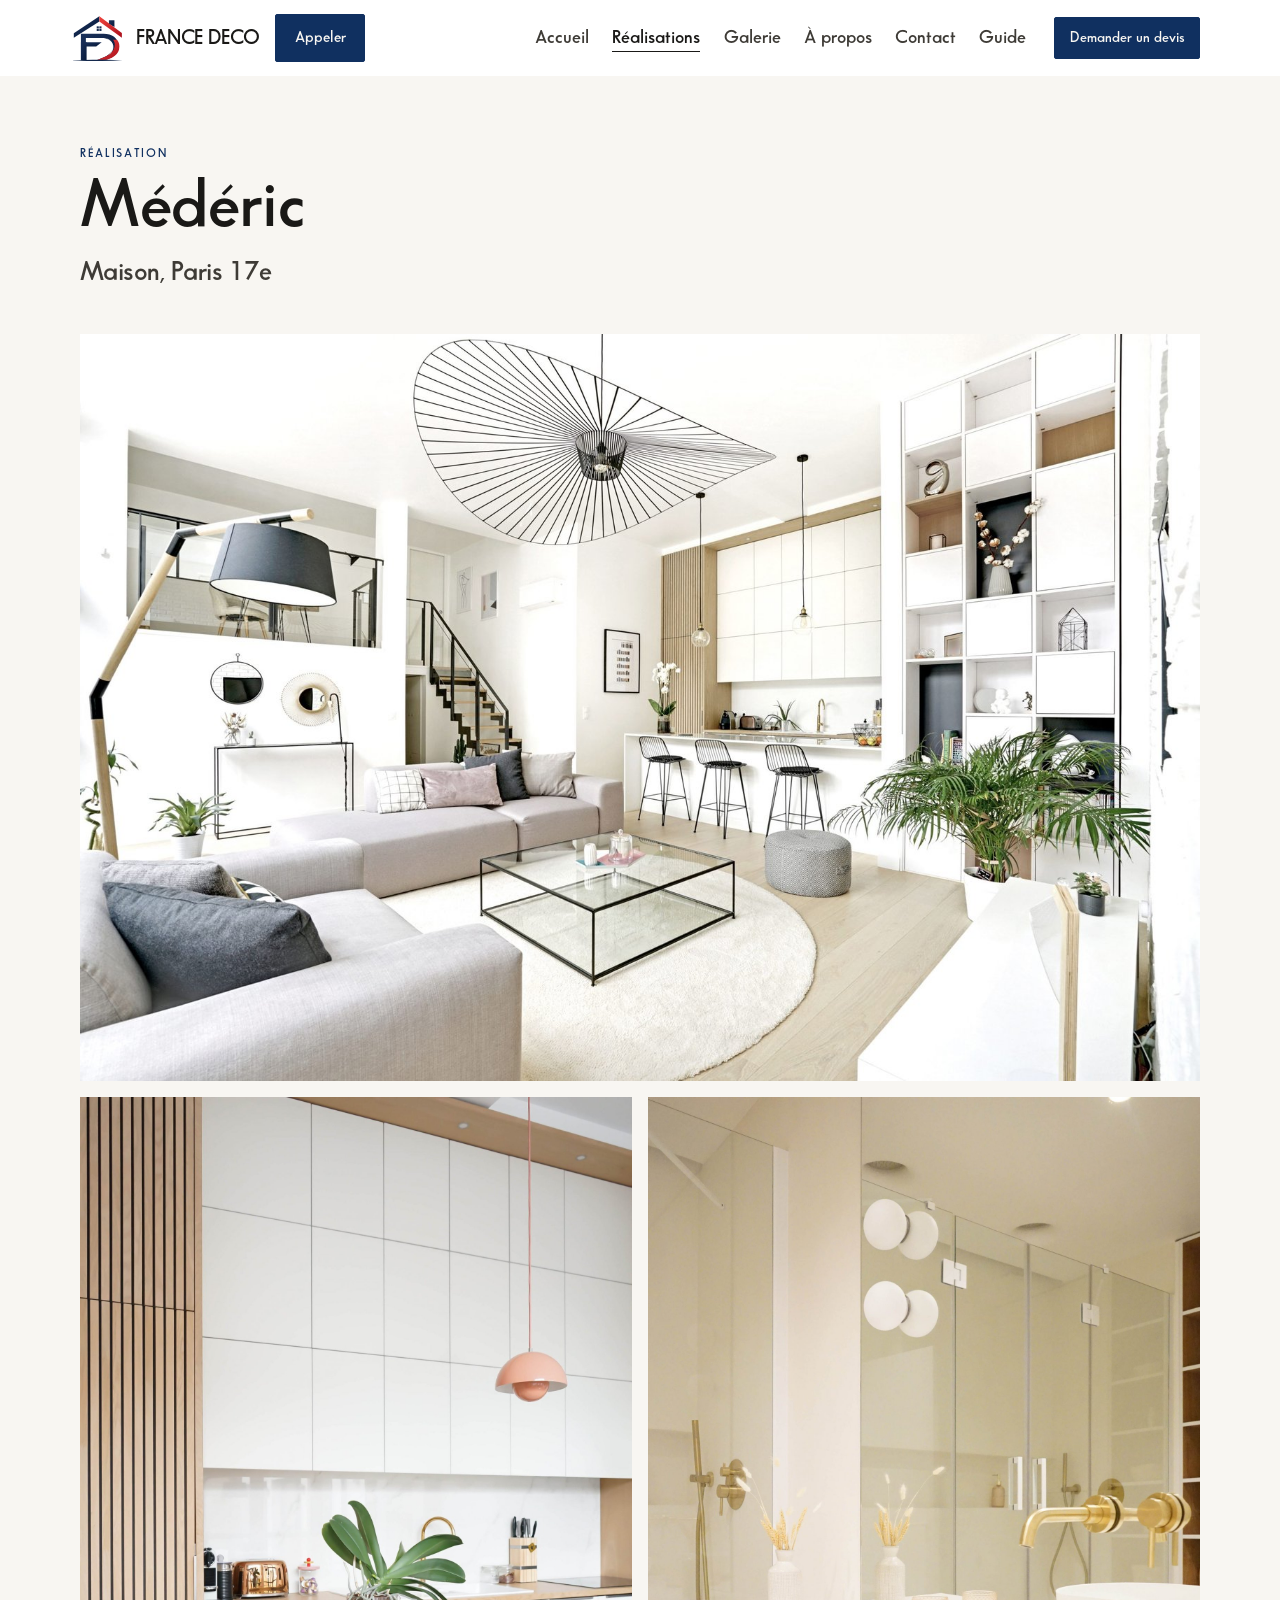
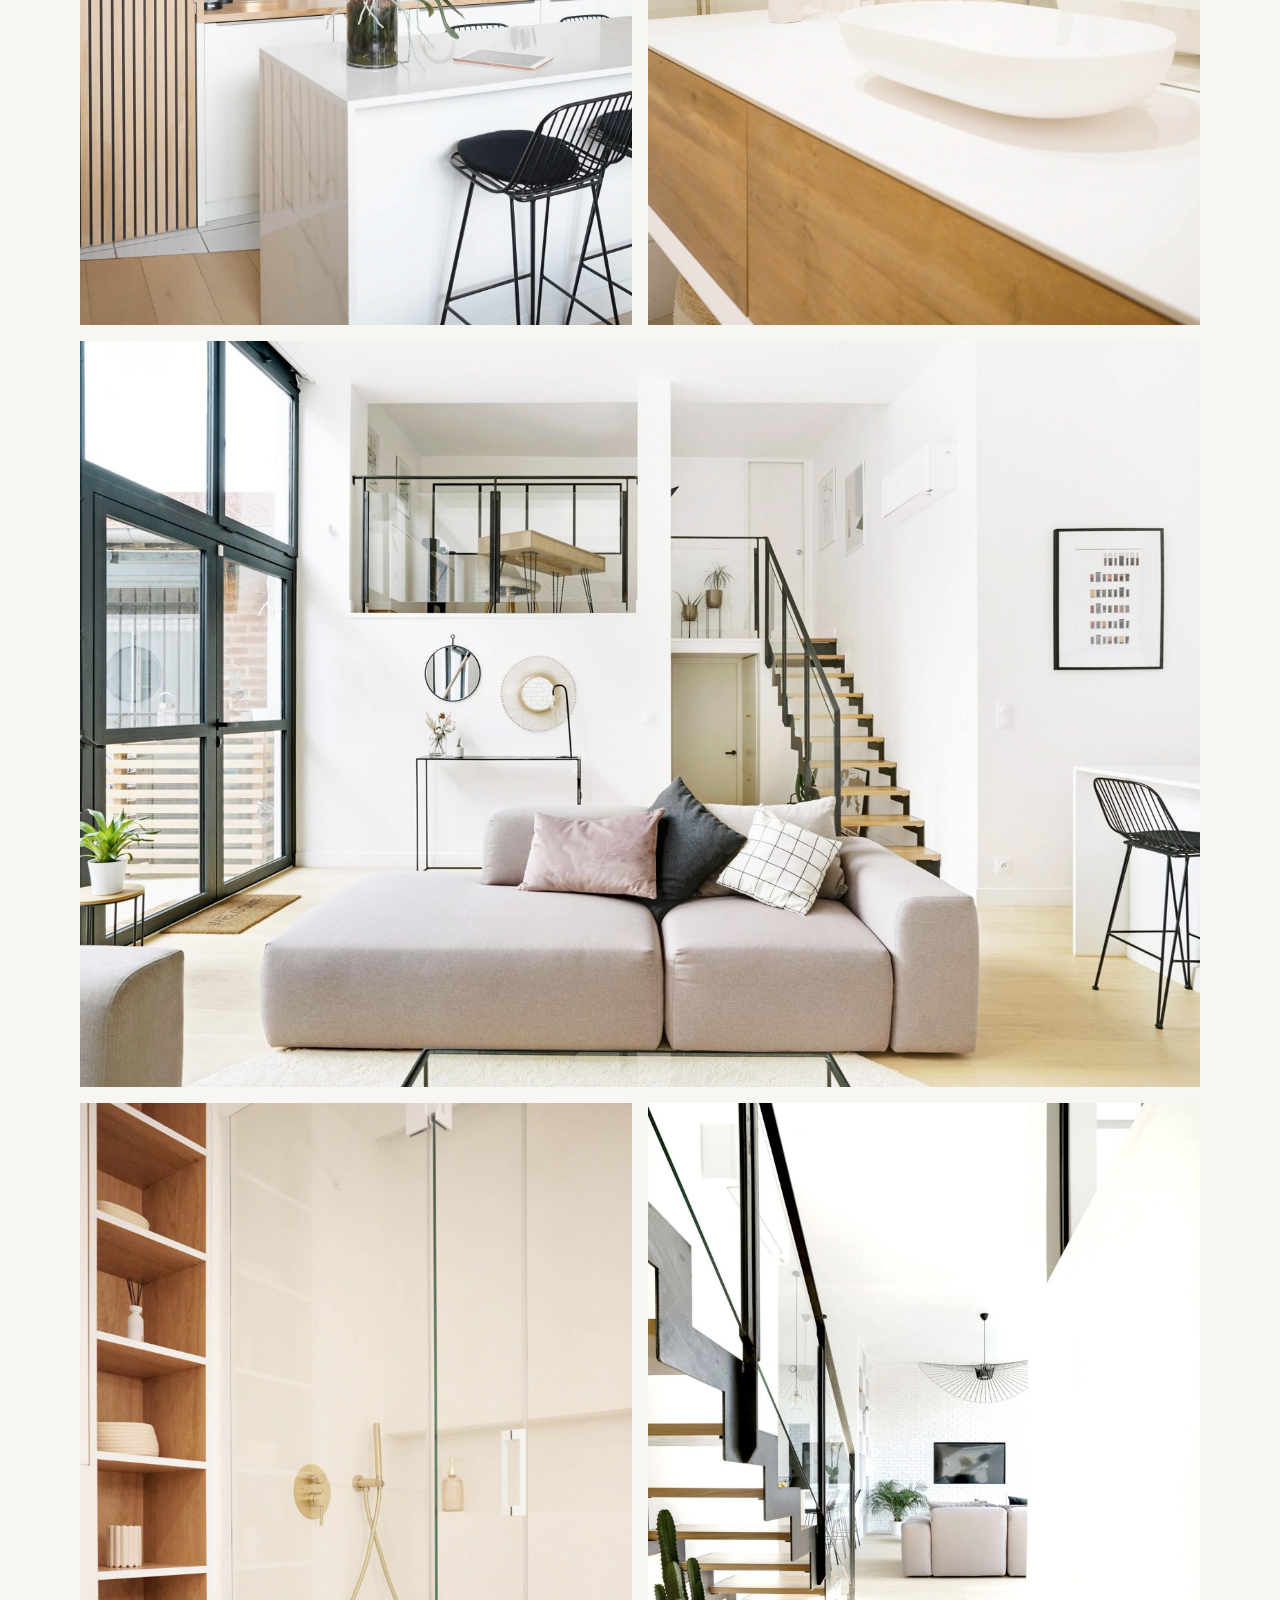
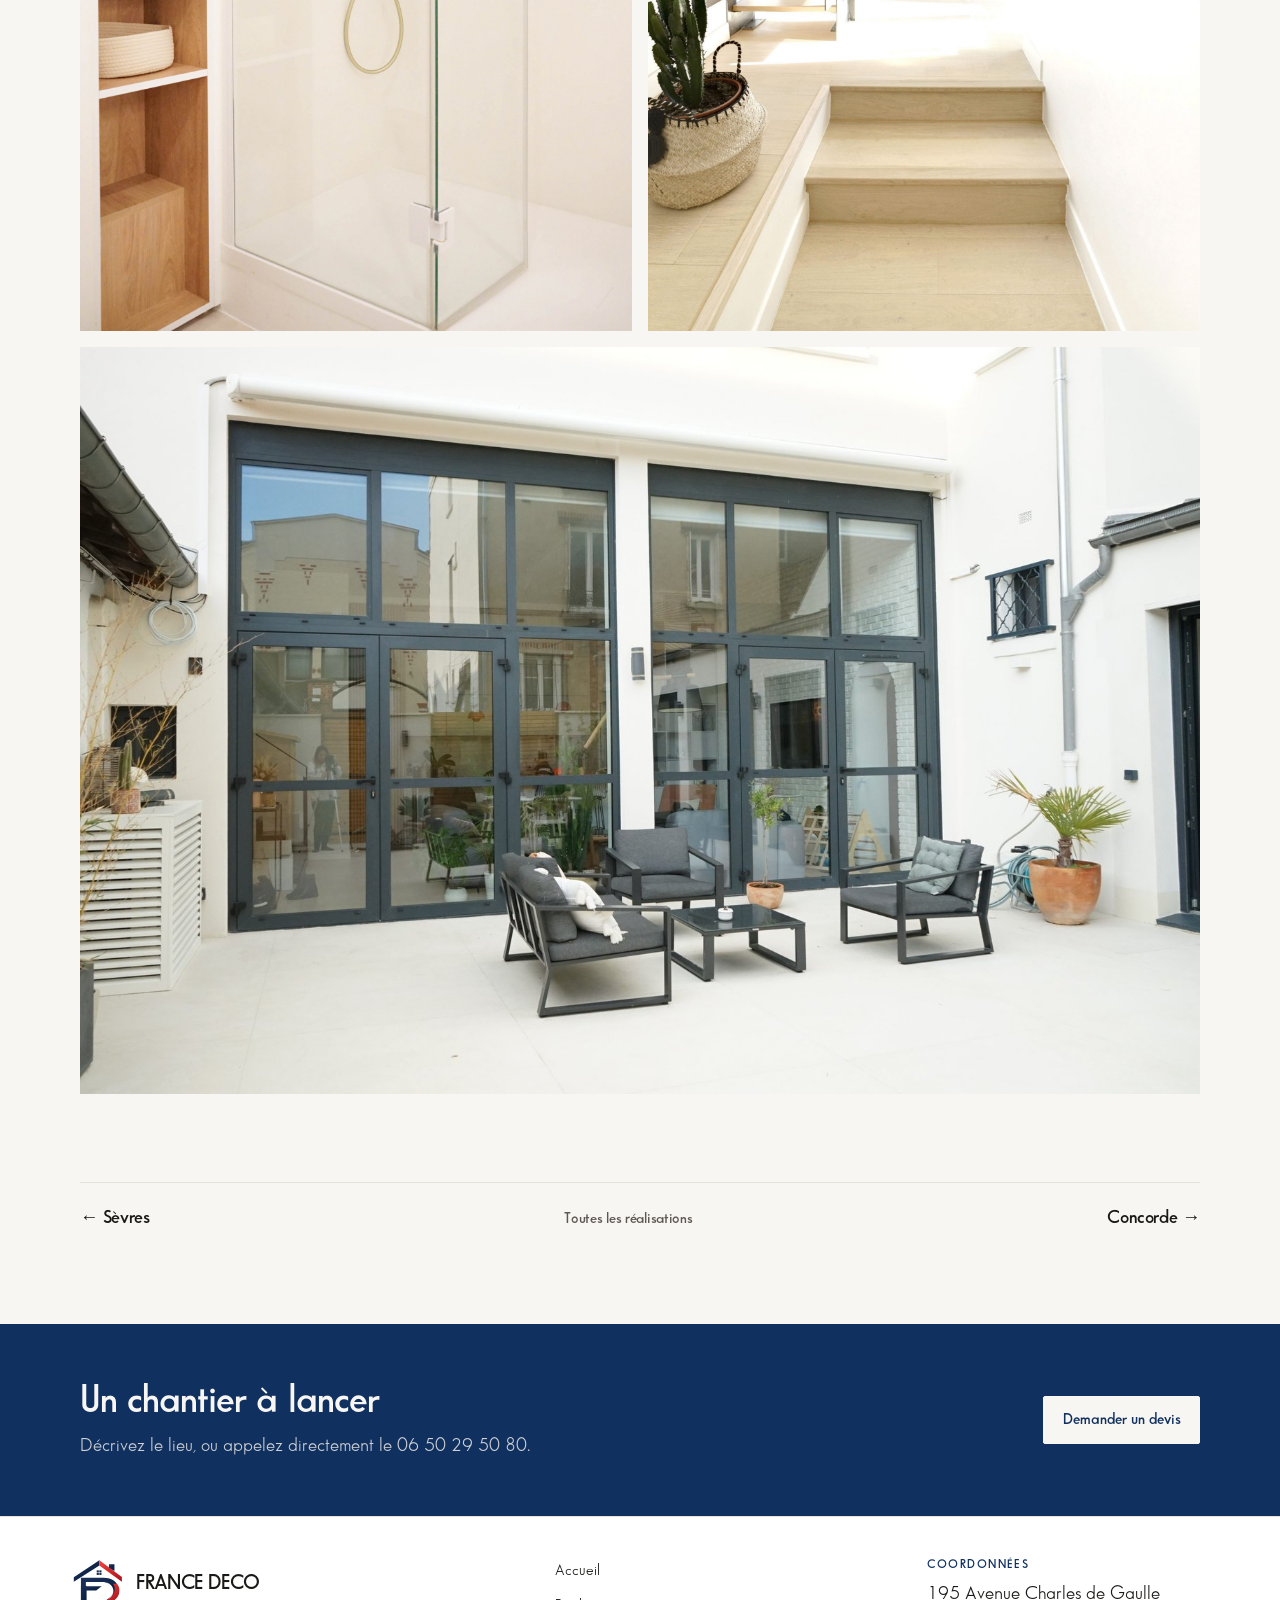
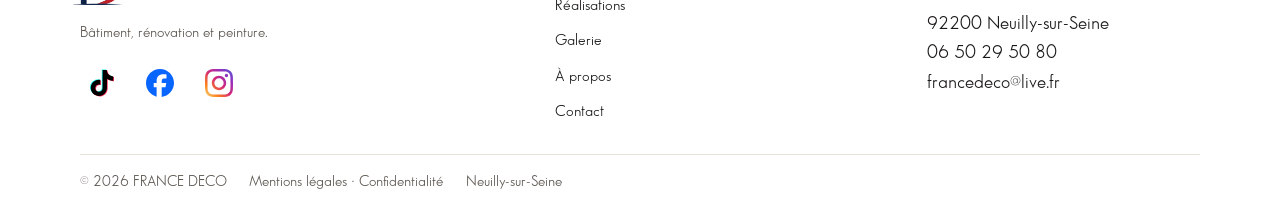
<file: projet-mederic.html>
<!DOCTYPE html>
<html lang="fr">
<head>
  <script async src="https://www.googletagmanager.com/gtm.js?id=GTM-WWM6QKR2"></script>
  <script>
    window.dataLayer = window.dataLayer || [];
    function gtag(){dataLayer.push(arguments);}
    gtag('js', new Date());
  </script>
  <meta charset="utf-8">
  <meta name="viewport" content="width=device-width, initial-scale=1">
  <meta name="color-scheme" content="light">
  <meta name="theme-color" content="#f3f0ea">
  <title>Rénovation de maison à Paris 17e, projet Médéric | France Deco</title>
  <meta name="description" content="Rénovation d’une maison dans le 17e arrondissement de Paris : séjour et cuisine ouverte, escalier, salle de bain avec douche et terrasse.">
  <meta name="keywords" content="rénovation maison Paris 17e, rénovation maison Paris, rénovation cuisine ouverte, rénovation salle de bain, aménagement terrasse, France Deco, entreprise de bâtiment Neuilly-sur-Seine, rénovation Paris, rénovation Île-de-France, rénovation Hauts-de-Seine">
  <meta name="robots" content="index, follow, max-image-preview:large, max-snippet:-1, max-video-preview:-1">
  <meta name="author" content="France Deco">
  <meta name="application-name" content="France Deco">
  <meta name="apple-mobile-web-app-title" content="France Deco">
  <meta name="geo.region" content="FR-92">
  <meta name="geo.placename" content="Neuilly-sur-Seine">
  <link rel="canonical" href="https://francedeco-paris.fr/projet-mederic">
  <link rel="alternate" hreflang="fr" href="https://francedeco-paris.fr/projet-mederic">
  <link rel="alternate" hreflang="x-default" href="https://francedeco-paris.fr/projet-mederic">
  <meta property="og:locale" content="fr_FR">
  <meta property="og:type" content="website">
  <meta property="og:site_name" content="France Deco">
  <meta property="og:url" content="https://francedeco-paris.fr/projet-mederic">
  <meta property="og:title" content="Rénovation de maison à Paris 17e, projet Médéric — France Deco">
  <meta property="og:description" content="Rénovation d’une maison à Paris 17e : séjour, cuisine, salle de bain et terrasse.">
  <meta property="og:image" content="https://francedeco-paris.fr/images/mederic/ensemble.jpg">
  <meta property="og:image:alt" content="Médéric, séjour et cuisine ouverte">
  <meta name="twitter:card" content="summary_large_image">
  <meta name="twitter:title" content="Rénovation de maison à Paris 17e, projet Médéric — France Deco">
  <meta name="twitter:description" content="Rénovation d’une maison à Paris 17e : séjour, cuisine, salle de bain et terrasse.">
  <meta name="twitter:image" content="https://francedeco-paris.fr/images/mederic/ensemble.jpg">
  <meta name="twitter:image:alt" content="Médéric, séjour et cuisine ouverte">
  <script type="application/ld+json">
    {
      "@context": "https://schema.org",
      "@graph": [
        {
          "@type": "WebPage",
          "@id": "https://francedeco-paris.fr/projet-mederic#webpage",
          "url": "https://francedeco-paris.fr/projet-mederic",
          "name": "Rénovation de maison à Paris 17e, projet Médéric | France Deco",
          "description": "Rénovation d’une maison dans le 17e arrondissement de Paris : séjour et cuisine ouverte, escalier, salle de bain avec douche et terrasse.",
          "inLanguage": "fr-FR",
          "isPartOf": {
            "@id": "https://francedeco-paris.fr/#website"
          },
          "primaryImageOfPage": {
            "@type": "ImageObject",
            "url": "https://francedeco-paris.fr/images/mederic/ensemble.jpg",
            "caption": "Médéric, séjour et cuisine ouverte"
          },
          "about": {
            "@id": "https://francedeco-paris.fr/#entreprise"
          },
          "breadcrumb": {
            "@id": "https://francedeco-paris.fr/projet-mederic#breadcrumb"
          }
        },
        {
          "@type": "BreadcrumbList",
          "@id": "https://francedeco-paris.fr/projet-mederic#breadcrumb",
          "itemListElement": [
            {
              "@type": "ListItem",
              "position": 1,
              "name": "Accueil",
              "item": "https://francedeco-paris.fr/"
            },
            {
              "@type": "ListItem",
              "position": 2,
              "name": "Réalisations",
              "item": "https://francedeco-paris.fr/realisation"
            },
            {
              "@type": "ListItem",
              "position": 3,
              "name": "Médéric",
              "item": "https://francedeco-paris.fr/projet-mederic"
            }
          ]
        },
        {
          "@type": [
            "GeneralContractor",
            "HousePainter"
          ],
          "@id": "https://francedeco-paris.fr/#entreprise",
          "name": "FRANCE DECO",
          "url": "https://francedeco-paris.fr/",
          "telephone": "+33650295080"
        }
      ]
    }
  </script>
  <link rel="icon" type="image/png" sizes="48x48" href="/images/favicon-48.png?v=2">
  <link rel="apple-touch-icon" href="/images/apple-touch-icon.png?v=2">
  <link rel="preload" href="fonts/sansserif-600.woff2" as="font" type="font/woff2" crossorigin>
  <link rel="preload" href="fonts/sansserif-400.woff2" as="font" type="font/woff2" crossorigin>
  <link rel="stylesheet" href="css/style.css">
  <link rel="stylesheet" href="css/projet.css">
</head>

<body data-page="realisations">

  <a class="skip" href="#contenu">Aller au contenu</a>

  <header class="site-header">
    <div class="wrap header-bar">
      <a class="brand" href="/">
        <img src="images/logo.svg" alt="" width="48" height="46">
        <span class="brand-name">FRANCE DECO</span>
      </a>

      <a class="btn btn-primary header-call" href="tel:+33650295080">Appeler</a>

      <button class="nav-toggle" type="button" aria-expanded="false" aria-controls="nav-principale">
        <span class="nav-toggle-icon" aria-hidden="true"></span>
        <span class="sr-only">Ouvrir le menu</span>
      </button>

      <nav id="nav-principale" class="nav" aria-label="Navigation principale">
        <ul class="nav-list">
          <li><a href="/" data-nav="accueil">Accueil</a></li>
          <li><a href="realisation" aria-current="page">Réalisations</a></li>
          <li><a href="galerie">Galerie</a></li>
          <li><a href="/#a-propos" data-nav="a-propos">À propos</a></li>
          <li><a href="contact">Contact</a></li>
          <li><a href="guide-renovation-interieure">Guide</a></li>
        </ul>
        <a class="btn btn-primary nav-cta" href="contact#devis">Demander un devis</a>
      </nav>
    </div>
  </header>

  <main id="contenu">

    <header class="page-head pj-head">
      <div class="wrap">
        <p class="eyebrow">Réalisation</p>
        <h1>Médéric</h1>
        <p class="lead">Maison, Paris 17e</p>
      </div>
    </header>

    <section class="section" aria-label="Photos du projet Médéric">
      <div class="wrap">
        <div class="pj-gallery">
          <div class="pj-full"><figure><button class="shot" type="button"><span class="frame"><img src="images/mederic/ensemble.jpg" width="1600" height="1068" alt="Séjour et cuisine ouverte."></span></button></figure></div>
          <div class="pj-row"><figure><button class="shot" type="button"><span class="frame"><img src="images/mederic/26-Med-2-1-scaled.jpg" width="1600" height="2400" alt="Cuisine, façades blanches et tasseaux bois." loading="lazy"></span></button></figure><figure><button class="shot" type="button"><span class="frame"><img src="images/mederic/08-DSC00077-scaled.jpg" width="1600" height="2400" alt="Médéric, vasque et robinetterie dorée." loading="lazy"></span></button></figure></div>
          <div class="pj-full"><figure><button class="shot" type="button"><span class="frame"><img src="images/mederic/24-TDPLE0252-scaled.jpg" width="1600" height="1068" alt="Canapé et escalier." loading="lazy"></span></button></figure></div>
          <div class="pj-row"><figure><button class="shot" type="button"><span class="frame"><img src="images/mederic/05-DSC00070-2-scaled.jpg" width="1600" height="2400" alt="Douche et niche en bois." loading="lazy"></span></button></figure><figure><button class="shot" type="button"><span class="frame"><img src="images/mederic/14-NJXDE7271-scaled.jpg" width="1600" height="2398" alt="Médéric, escalier en bois clair." loading="lazy"></span></button></figure></div>
          <div class="pj-full"><figure><button class="shot" type="button"><span class="frame"><img src="images/mederic/18-DSC00261-scaled.jpg" width="1600" height="1067" alt="Terrasse et baies vitrées." loading="lazy"></span></button></figure></div>
        </div>

        <nav class="pj-nav" aria-label="Autres projets">
          <a href="projet-sevres" rel="prev">← Sèvres</a>
          <a class="pj-all" href="realisation">Toutes les réalisations</a>
          <a href="projet-concorde" rel="next">Concorde →</a>
        </nav>
      </div>
    </section>

    <section class="cta-band" aria-labelledby="titre-cta">
      <div class="wrap cta-inner">
        <div>
          <h2 id="titre-cta">Un chantier à lancer</h2>
          <p>Décrivez le lieu, ou appelez directement le 06 50 29 50 80.</p>
        </div>
        <a class="btn btn-light" href="contact#devis">Demander un devis</a>
      </div>
    </section>

  </main>

  <footer class="site-footer">
    <div class="wrap footer-grid">

      <div class="footer-brand">
        <a class="brand" href="/">
          <img src="images/logo.svg" alt="" width="48" height="46">
          <span class="brand-name">FRANCE DECO</span>
        </a>
        <p>Bâtiment, rénovation et peinture.</p>
          <ul class="social">
          <li>
            <a href="https://www.tiktok.com/@francedeco.fr" target="_blank" rel="noopener" aria-label="TikTok">
              <svg viewBox="-1 -1 26 26" aria-hidden="true">
                <path transform="translate(-.7 -.5)" fill="#25F4EE" d="M12.525.02c1.31-.02 2.61-.01 3.91-.02.08 1.53.63 3.09 1.75 4.17 1.12 1.11 2.7 1.62 4.24 1.79v4.03c-1.44-.05-2.89-.35-4.2-.97-.57-.26-1.1-.59-1.62-.93-.01 2.92.01 5.84-.02 8.75-.08 1.4-.54 2.79-1.35 3.94-1.31 1.92-3.58 3.17-5.91 3.21-1.43.08-2.86-.31-4.08-1.03-2.02-1.19-3.44-3.37-3.65-5.71-.02-.5-.03-1-.01-1.49.18-1.9 1.12-3.72 2.58-4.96 1.66-1.44 3.98-2.13 6.15-1.72.02 1.48-.04 2.96-.04 4.44-.99-.32-2.15-.23-3.02.37-.63.41-1.11 1.04-1.36 1.75-.21.51-.15 1.07-.14 1.61.24 1.64 1.82 3.02 3.5 2.87 1.12-.01 2.19-.66 2.77-1.61.19-.33.4-.67.41-1.06.1-1.79.06-3.57.07-5.36.01-4.03-.01-8.05.02-12.07z"/>
                <path transform="translate(.7 .5)" fill="#FE2C55" d="M12.525.02c1.31-.02 2.61-.01 3.91-.02.08 1.53.63 3.09 1.75 4.17 1.12 1.11 2.7 1.62 4.24 1.79v4.03c-1.44-.05-2.89-.35-4.2-.97-.57-.26-1.1-.59-1.62-.93-.01 2.92.01 5.84-.02 8.75-.08 1.4-.54 2.79-1.35 3.94-1.31 1.92-3.58 3.17-5.91 3.21-1.43.08-2.86-.31-4.08-1.03-2.02-1.19-3.44-3.37-3.65-5.71-.02-.5-.03-1-.01-1.49.18-1.9 1.12-3.72 2.58-4.96 1.66-1.44 3.98-2.13 6.15-1.72.02 1.48-.04 2.96-.04 4.44-.99-.32-2.15-.23-3.02.37-.63.41-1.11 1.04-1.36 1.75-.21.51-.15 1.07-.14 1.61.24 1.64 1.82 3.02 3.5 2.87 1.12-.01 2.19-.66 2.77-1.61.19-.33.4-.67.41-1.06.1-1.79.06-3.57.07-5.36.01-4.03-.01-8.05.02-12.07z"/>
                <path fill="#000" d="M12.525.02c1.31-.02 2.61-.01 3.91-.02.08 1.53.63 3.09 1.75 4.17 1.12 1.11 2.7 1.62 4.24 1.79v4.03c-1.44-.05-2.89-.35-4.2-.97-.57-.26-1.1-.59-1.62-.93-.01 2.92.01 5.84-.02 8.75-.08 1.4-.54 2.79-1.35 3.94-1.31 1.92-3.58 3.17-5.91 3.21-1.43.08-2.86-.31-4.08-1.03-2.02-1.19-3.44-3.37-3.65-5.71-.02-.5-.03-1-.01-1.49.18-1.9 1.12-3.72 2.58-4.96 1.66-1.44 3.98-2.13 6.15-1.72.02 1.48-.04 2.96-.04 4.44-.99-.32-2.15-.23-3.02.37-.63.41-1.11 1.04-1.36 1.75-.21.51-.15 1.07-.14 1.61.24 1.64 1.82 3.02 3.5 2.87 1.12-.01 2.19-.66 2.77-1.61.19-.33.4-.67.41-1.06.1-1.79.06-3.57.07-5.36.01-4.03-.01-8.05.02-12.07z"/>
              </svg>
            </a>
          </li>
          <li>
            <a href="https://www.facebook.com/profile.php?id=61597016122951" target="_blank" rel="noopener" aria-label="Facebook">
              <svg viewBox="0 0 24 24" aria-hidden="true">
                <path fill="#0866FF" d="M9.101 23.691v-7.98H6.627v-3.667h2.474v-1.58c0-4.085 1.848-5.978 5.858-5.978.401 0 .955.042 1.468.103a8.68 8.68 0 0 1 1.141.195v3.325a8.623 8.623 0 0 0-.653-.036 26.805 26.805 0 0 0-.733-.009c-.707 0-1.259.096-1.675.309a1.686 1.686 0 0 0-.679.622c-.258.42-.374.995-.374 1.752v1.297h3.919l-.386 2.103-.287 1.564h-3.246v8.245C19.396 23.238 24 18.179 24 12.044c0-6.627-5.373-12-12-12s-12 5.373-12 12c0 5.628 3.874 10.35 9.101 11.647Z"/>
              </svg>
            </a>
          </li>
          <li>
            <a href="https://www.instagram.com/francedeco.fr" target="_blank" rel="noopener" aria-label="Instagram">
              <svg viewBox="0 0 24 24" aria-hidden="true">
                <defs>
                  <linearGradient id="ig-grad" x1="0" y1="1" x2="1" y2="0">
                    <stop offset="0" stop-color="#FEDA75"/>
                    <stop offset=".25" stop-color="#FA7E1E"/>
                    <stop offset=".5" stop-color="#D62976"/>
                    <stop offset=".75" stop-color="#962FBF"/>
                    <stop offset="1" stop-color="#4F5BD5"/>
                  </linearGradient>
                </defs>
                <path fill="url(#ig-grad)" d="M7.0301.084c-1.2768.0602-2.1487.264-2.911.5634-.7888.3075-1.4575.72-2.1228 1.3877-.6652.6677-1.075 1.3368-1.3802 2.127-.2954.7638-.4956 1.6365-.552 2.914-.0564 1.2775-.0689 1.6882-.0626 4.947.0062 3.2586.0206 3.6671.0825 4.9473.061 1.2765.264 2.1482.5635 2.9107.308.7889.72 1.4573 1.388 2.1228.6679.6655 1.3365 1.0743 2.1285 1.38.7632.295 1.6361.4961 2.9134.552 1.2773.056 1.6884.069 4.9462.0627 3.2578-.0062 3.668-.0207 4.9478-.0814 1.28-.0607 2.147-.2652 2.9098-.5633.7889-.3086 1.4578-.72 2.1228-1.3881.665-.6682 1.0745-1.3378 1.3795-2.1284.2957-.7632.4966-1.636.552-2.9124.056-1.2809.0692-1.6898.063-4.948-.0063-3.2583-.021-3.6668-.0817-4.9465-.0607-1.2797-.264-2.1487-.5633-2.9117-.3084-.7889-.72-1.4568-1.3876-2.1228C21.2982 1.33 20.628.9208 19.8378.6165 19.074.321 18.2017.1197 16.9244.0645 15.6471.0093 15.236-.005 11.977.0014 8.718.0076 8.31.0215 7.0301.0839m.1402 21.6932c-1.17-.0509-1.8053-.2453-2.2287-.408-.5606-.216-.96-.4771-1.3819-.895-.422-.4178-.6811-.8186-.9-1.378-.1644-.4234-.3624-1.058-.4171-2.228-.0595-1.2645-.072-1.6442-.079-4.848-.007-3.2037.0053-3.583.0607-4.848.05-1.169.2456-1.805.408-2.2282.216-.5613.4762-.96.895-1.3816.4188-.4217.8184-.6814 1.3783-.9003.423-.1651 1.0575-.3614 2.227-.4171 1.2655-.06 1.6447-.072 4.848-.079 3.2033-.007 3.5835.005 4.8495.0608 1.169.0508 1.8053.2445 2.228.408.5608.216.96.4754 1.3816.895.4217.4194.6816.8176.9005 1.3787.1653.4217.3617 1.056.4169 2.2263.0602 1.2655.0739 1.645.0796 4.848.0058 3.203-.0055 3.5834-.061 4.848-.051 1.17-.245 1.8055-.408 2.2294-.216.5604-.4763.96-.8954 1.3814-.419.4215-.8181.6811-1.3783.9-.4224.1649-1.0577.3617-2.2262.4174-1.2656.0595-1.6448.072-4.8493.079-3.2045.007-3.5825-.006-4.848-.0608M16.953 5.5864A1.44 1.44 0 1 0 18.39 4.144a1.44 1.44 0 0 0-1.437 1.4424M5.8385 12.012c.0067 3.4032 2.7706 6.1557 6.173 6.1493 3.4026-.0065 6.157-2.7701 6.1506-6.1733-.0065-3.4032-2.771-6.1565-6.174-6.1498-3.403.0067-6.156 2.771-6.1496 6.1738M8 12.0077a4 4 0 1 1 4.008 3.9921A3.9996 3.9996 0 0 1 8 12.0077"/>
              </svg>
            </a>
          </li>
        </ul>
      </div>

      <nav class="footer-nav" aria-label="Pied de page">
        <ul>
          <li><a href="/">Accueil</a></li>
          <li><a href="realisation">Réalisations</a></li>
          <li><a href="galerie">Galerie</a></li>
          <li><a href="/#a-propos">À propos</a></li>
          <li><a href="contact">Contact</a></li>
        </ul>
      </nav>

      <div>
        <p class="footer-label">Coordonnées</p>
        <p>195 Avenue Charles de Gaulle<br>92200 Neuilly-sur-Seine</p>
        <p><a href="tel:+33650295080">06 50 29 50 80</a></p>
        <p><a href="mailto:francedeco@live.fr">francedeco@live.fr</a></p>
      </div>

    </div>

    <div class="wrap footer-base">
      <p>© 2026 FRANCE DECO</p>
      <p><a href="mentions-legales">Mentions légales</a> · <a href="confidentialite">Confidentialité</a></p>
      <p>Neuilly-sur-Seine</p>
    </div>
  </footer>

  <dialog class="lightbox" id="lightbox" aria-label="Visuel agrandi">
    <img alt="">
    <div class="lightbox-bar">
      <p class="lightbox-caption"></p>
      <button class="lightbox-close" type="button">Fermer</button>
    </div>
  </dialog>

  <script src="js/main.js" defer></script>

</body>
</html>
</file>
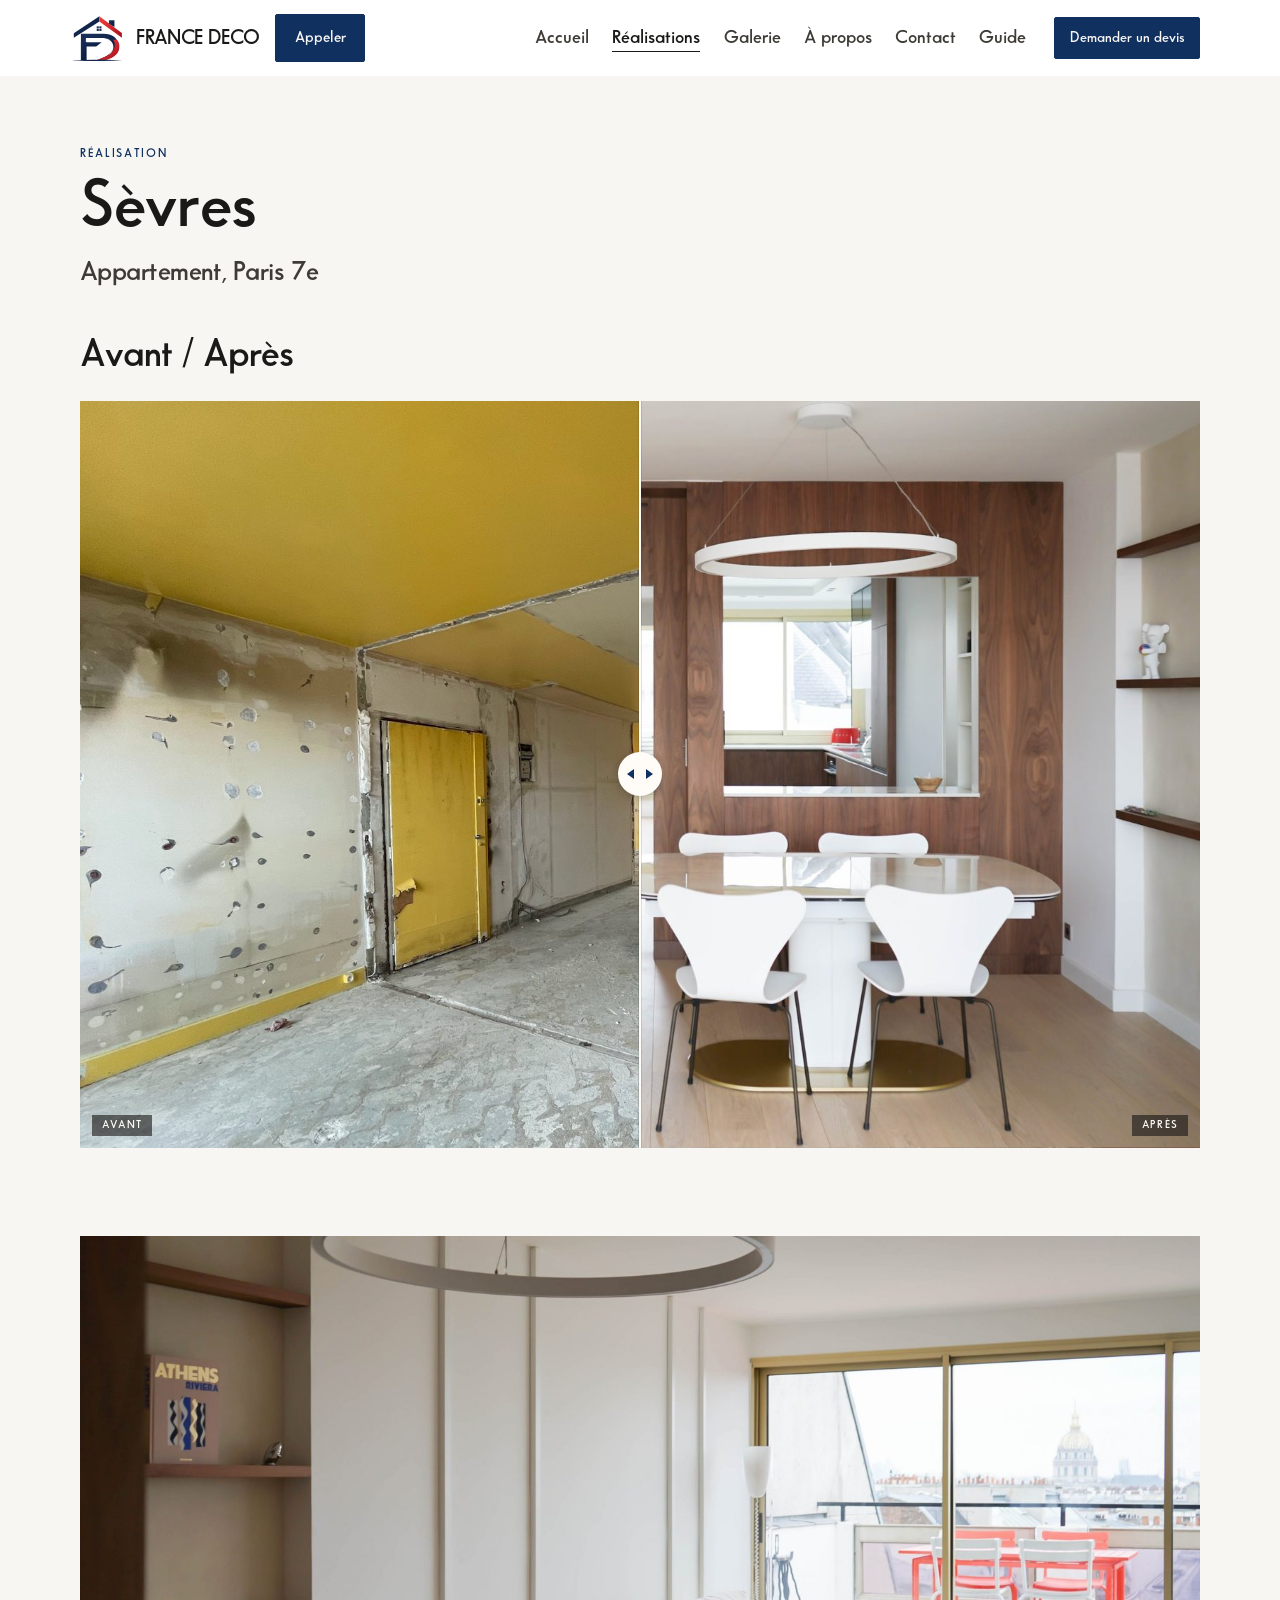
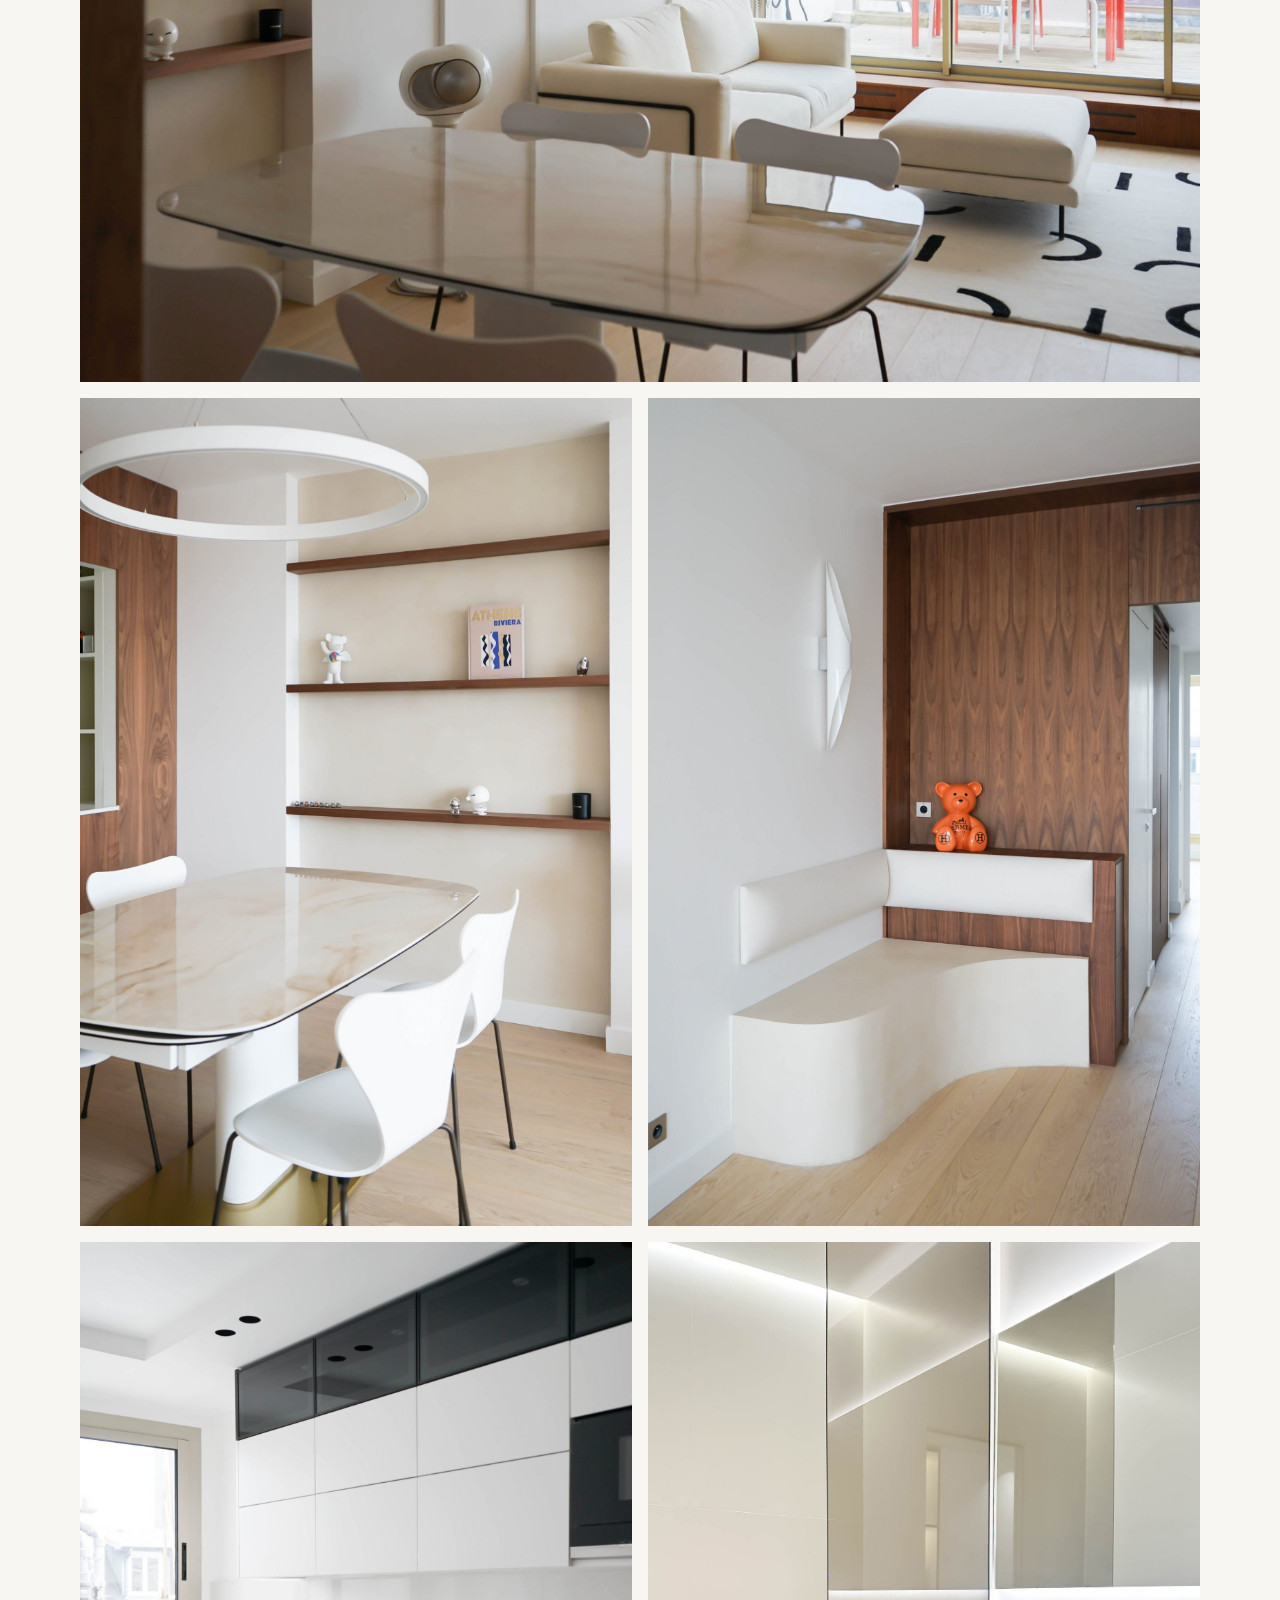
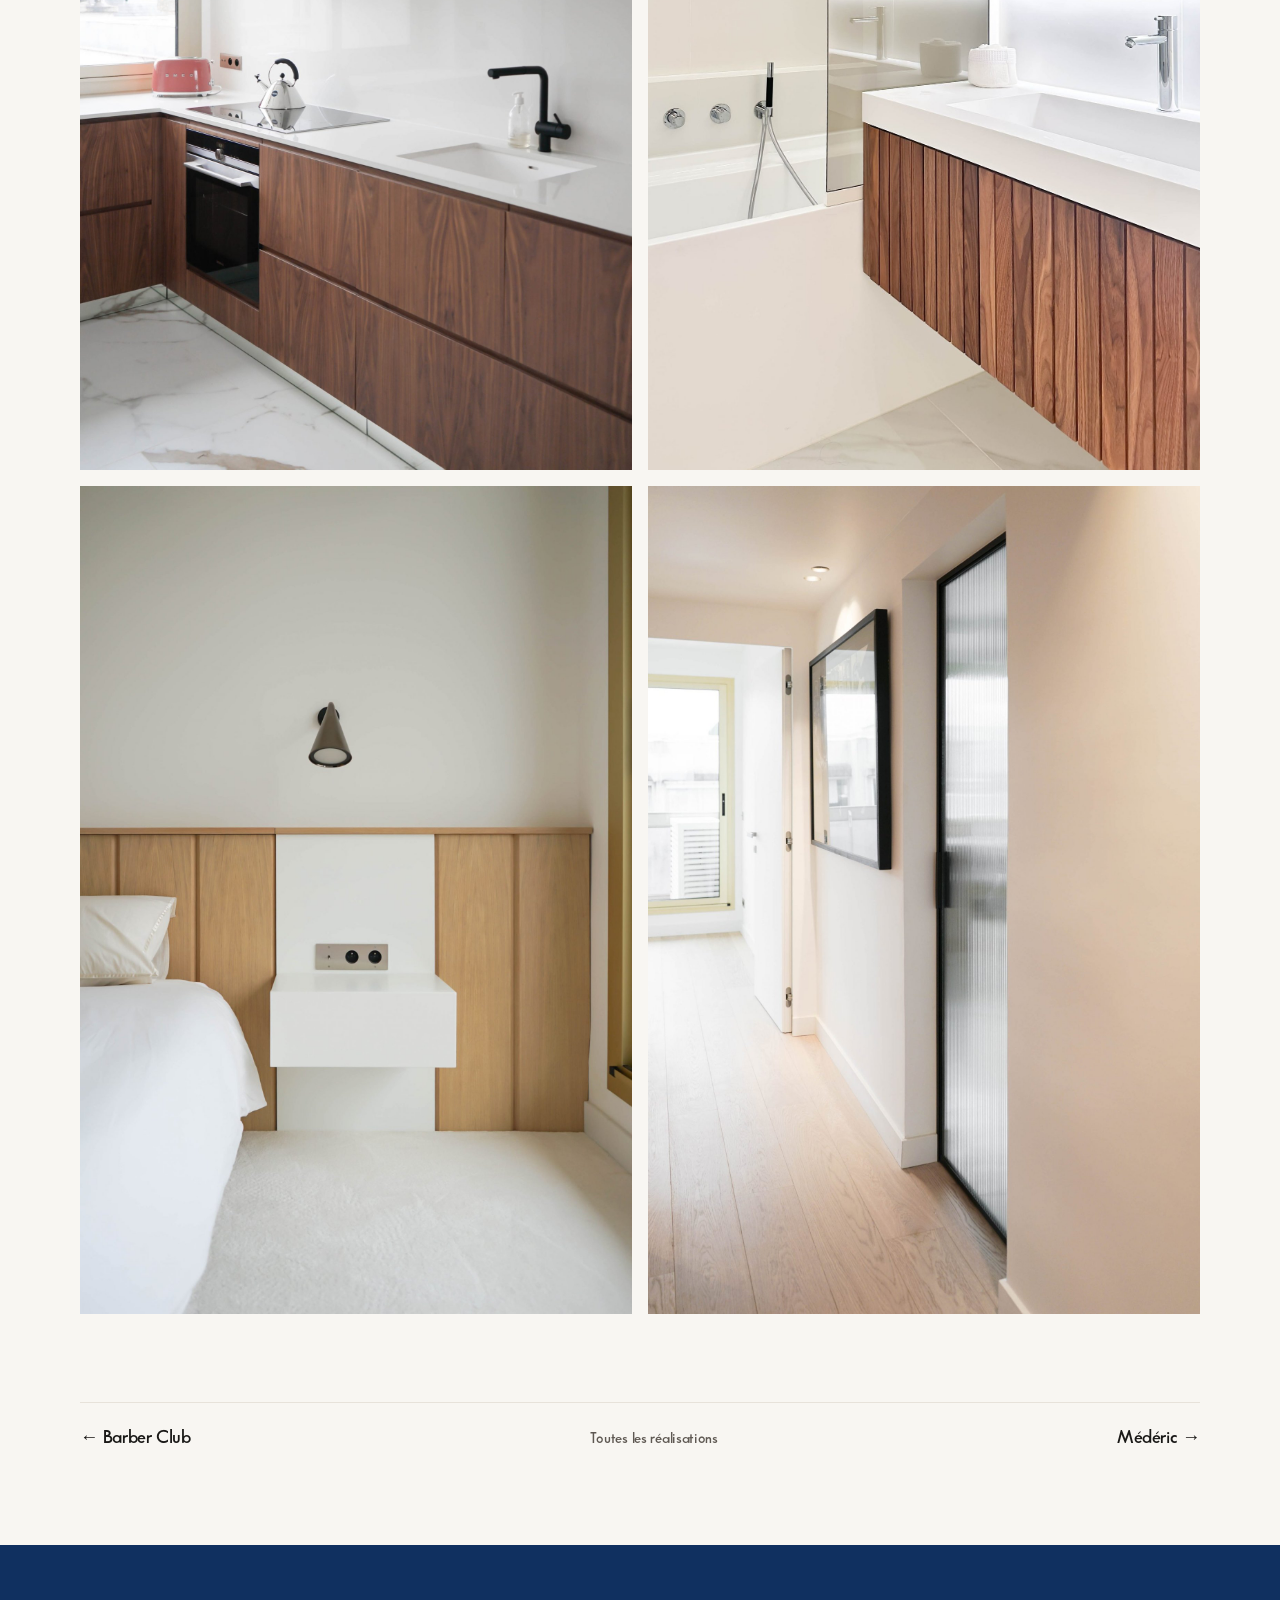
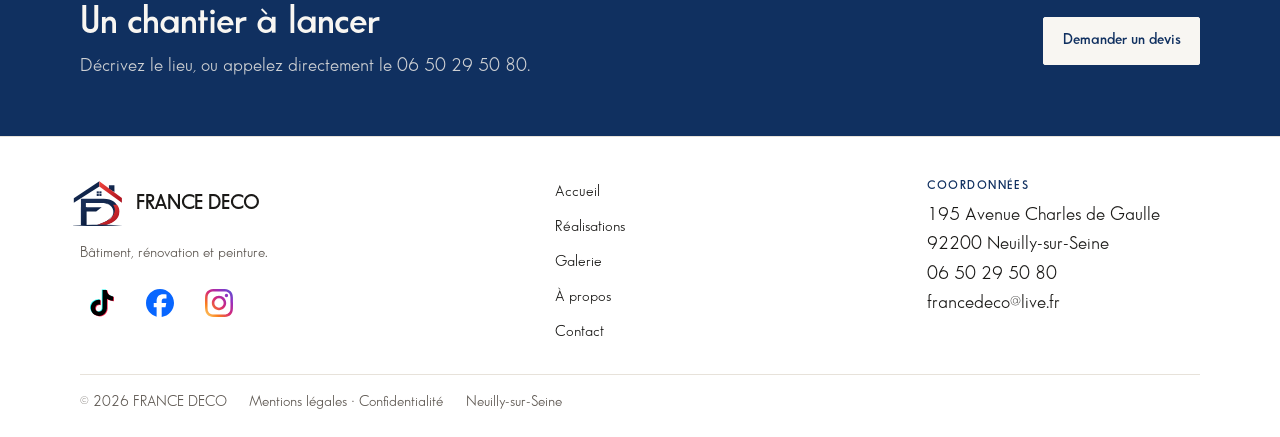
<file: projet-sevres.html>
<!DOCTYPE html>
<html lang="fr">
<head>
  <script async src="https://www.googletagmanager.com/gtm.js?id=GTM-WWM6QKR2"></script>
  <script>
    window.dataLayer = window.dataLayer || [];
    function gtag(){dataLayer.push(arguments);}
    gtag('js', new Date());
  </script>
  <meta charset="utf-8">
  <meta name="viewport" content="width=device-width, initial-scale=1">
  <meta name="color-scheme" content="light">
  <meta name="theme-color" content="#f3f0ea">
  <title>Rénovation d’appartement à Sèvres, Paris 7e | France Deco</title>
  <meta name="description" content="Rénovation complète d’un appartement dans le 7e arrondissement de Paris : séjour, salle à manger, cuisine, salle de bain, chambre et avant / après.">
  <meta name="keywords" content="rénovation appartement Paris 7e, rénovation complète appartement, avant après rénovation, rénovation salle de bain, rénovation cuisine, France Deco, entreprise de bâtiment Neuilly-sur-Seine, rénovation Paris, rénovation Île-de-France, rénovation Hauts-de-Seine">
  <meta name="robots" content="index, follow, max-image-preview:large, max-snippet:-1, max-video-preview:-1">
  <meta name="author" content="France Deco">
  <meta name="application-name" content="France Deco">
  <meta name="apple-mobile-web-app-title" content="France Deco">
  <meta name="geo.region" content="FR-92">
  <meta name="geo.placename" content="Neuilly-sur-Seine">
  <link rel="canonical" href="https://francedeco-paris.fr/projet-sevres">
  <link rel="alternate" hreflang="fr" href="https://francedeco-paris.fr/projet-sevres">
  <link rel="alternate" hreflang="x-default" href="https://francedeco-paris.fr/projet-sevres">
  <meta property="og:locale" content="fr_FR">
  <meta property="og:type" content="website">
  <meta property="og:site_name" content="France Deco">
  <meta property="og:url" content="https://francedeco-paris.fr/projet-sevres">
  <meta property="og:title" content="Rénovation d’appartement à Sèvres, Paris 7e — France Deco">
  <meta property="og:description" content="Rénovation complète d’un appartement à Paris 7e : photos du chantier et comparaison avant / après.">
  <meta property="og:image" content="https://francedeco-paris.fr/images/sevres/14-Med-24-scaled.jpg">
  <meta property="og:image:alt" content="Sèvres, salon et salle à manger">
  <meta name="twitter:card" content="summary_large_image">
  <meta name="twitter:title" content="Rénovation d’appartement à Sèvres, Paris 7e — France Deco">
  <meta name="twitter:description" content="Rénovation complète d’un appartement à Paris 7e : photos du chantier et comparaison avant / après.">
  <meta name="twitter:image" content="https://francedeco-paris.fr/images/sevres/14-Med-24-scaled.jpg">
  <meta name="twitter:image:alt" content="Sèvres, salon et salle à manger">
  <script type="application/ld+json">
    {
      "@context": "https://schema.org",
      "@graph": [
        {
          "@type": "WebPage",
          "@id": "https://francedeco-paris.fr/projet-sevres#webpage",
          "url": "https://francedeco-paris.fr/projet-sevres",
          "name": "Rénovation d’appartement à Sèvres, Paris 7e | France Deco",
          "description": "Rénovation complète d’un appartement dans le 7e arrondissement de Paris : séjour, salle à manger, cuisine, salle de bain, chambre et avant / après.",
          "inLanguage": "fr-FR",
          "isPartOf": {
            "@id": "https://francedeco-paris.fr/#website"
          },
          "primaryImageOfPage": {
            "@type": "ImageObject",
            "url": "https://francedeco-paris.fr/images/sevres/14-Med-24-scaled.jpg",
            "caption": "Sèvres, salon et salle à manger"
          },
          "about": {
            "@id": "https://francedeco-paris.fr/#entreprise"
          },
          "breadcrumb": {
            "@id": "https://francedeco-paris.fr/projet-sevres#breadcrumb"
          }
        },
        {
          "@type": "BreadcrumbList",
          "@id": "https://francedeco-paris.fr/projet-sevres#breadcrumb",
          "itemListElement": [
            {
              "@type": "ListItem",
              "position": 1,
              "name": "Accueil",
              "item": "https://francedeco-paris.fr/"
            },
            {
              "@type": "ListItem",
              "position": 2,
              "name": "Réalisations",
              "item": "https://francedeco-paris.fr/realisation"
            },
            {
              "@type": "ListItem",
              "position": 3,
              "name": "Sèvres",
              "item": "https://francedeco-paris.fr/projet-sevres"
            }
          ]
        },
        {
          "@type": [
            "GeneralContractor",
            "HousePainter"
          ],
          "@id": "https://francedeco-paris.fr/#entreprise",
          "name": "FRANCE DECO",
          "url": "https://francedeco-paris.fr/",
          "telephone": "+33650295080"
        }
      ]
    }
  </script>
  <link rel="icon" type="image/png" sizes="48x48" href="/images/favicon-48.png?v=2">
  <link rel="apple-touch-icon" href="/images/apple-touch-icon.png?v=2">
  <link rel="preload" href="fonts/sansserif-600.woff2" as="font" type="font/woff2" crossorigin>
  <link rel="preload" href="fonts/sansserif-400.woff2" as="font" type="font/woff2" crossorigin>
  <link rel="stylesheet" href="css/style.css">
  <link rel="stylesheet" href="css/projet.css">
</head>

<body data-page="realisations">

  <a class="skip" href="#contenu">Aller au contenu</a>

  <header class="site-header">
    <div class="wrap header-bar">
      <a class="brand" href="/">
        <img src="images/logo.svg" alt="" width="48" height="46">
        <span class="brand-name">FRANCE DECO</span>
      </a>

      <a class="btn btn-primary header-call" href="tel:+33650295080">Appeler</a>

      <button class="nav-toggle" type="button" aria-expanded="false" aria-controls="nav-principale">
        <span class="nav-toggle-icon" aria-hidden="true"></span>
        <span class="sr-only">Ouvrir le menu</span>
      </button>

      <nav id="nav-principale" class="nav" aria-label="Navigation principale">
        <ul class="nav-list">
          <li><a href="/" data-nav="accueil">Accueil</a></li>
          <li><a href="realisation" aria-current="page">Réalisations</a></li>
          <li><a href="galerie">Galerie</a></li>
          <li><a href="/#a-propos" data-nav="a-propos">À propos</a></li>
          <li><a href="contact">Contact</a></li>
          <li><a href="guide-renovation-interieure">Guide</a></li>
        </ul>
        <a class="btn btn-primary nav-cta" href="contact#devis">Demander un devis</a>
      </nav>
    </div>
  </header>

  <main id="contenu">

    <header class="page-head pj-head">
      <div class="wrap">
        <p class="eyebrow">Réalisation</p>
        <h1>Sèvres</h1>
        <p class="lead">Appartement, Paris 7e</p>
      </div>
    </header>

    <section class="section" aria-label="Photos du projet Sèvres">
      <div class="wrap">
        <section class="pj-ba" aria-labelledby="titre-ba">
          <h2 id="titre-ba">Avant / Après</h2>
          <div class="ba-grid">
          <div class="ba ba-wide" style="--ratio: 3 / 2">
            <img class="ba-before" src="images/sevres/avant-web.jpg" width="1600" height="1095" alt="Sèvres, séjour avant travaux">
            <img class="ba-after" src="images/sevres/apres-web.jpg" width="1600" height="1054" alt="Sèvres, séjour après travaux">
            <span class="ba-tag ba-tag-before">Avant</span>
            <span class="ba-tag ba-tag-after">Après</span>
            <span class="ba-line" aria-hidden="true"></span>
            <input type="range" min="0" max="100" value="50" step="0.1" aria-label="Comparer séjour avant et après">
            <span class="ba-handle" aria-hidden="true"></span>
          </div>
          </div>
        </section>

        <div class="pj-gallery">
          <div class="pj-full"><figure><button class="shot" type="button"><span class="frame"><img src="images/sevres/14-Med-24-scaled.jpg" width="1600" height="1067" alt="Sèvres, salon et salle à manger."></span></button></figure></div>
          <div class="pj-row"><figure><button class="shot" type="button"><span class="frame"><img src="images/sevres/16-Med-31-scaled.jpg" width="1600" height="2400" alt="Sèvres, salle à manger et étagères." loading="lazy"></span></button></figure><figure><button class="shot" type="button"><span class="frame"><img src="images/sevres/15-Med-29-scaled.jpg" width="1600" height="2400" alt="Sèvres, banquette et habillage bois." loading="lazy"></span></button></figure></div>
          <div class="pj-row"><figure><button class="shot" type="button"><span class="frame"><img src="images/sevres/09-Med-19-scaled.jpg" width="1600" height="2400" alt="Sèvres, cuisine ouverte sur la fenêtre." loading="lazy"></span></button></figure><figure><button class="shot" type="button"><span class="frame"><img src="images/sevres/05-Med-3-1-scaled.jpg" width="1600" height="2133" alt="Sèvres, salle de bain, meuble vasque en bois." loading="lazy"></span></button></figure></div>
          <div class="pj-row"><figure><button class="shot" type="button"><span class="frame"><img src="images/sevres/04-Med-3-scaled.jpg" width="1600" height="2400" alt="Sèvres, chambre, tête de lit en bois clair." loading="lazy"></span></button></figure><figure><button class="shot" type="button"><span class="frame"><img src="images/sevres/08-Med-17-scaled.jpg" width="1600" height="2400" alt="Sèvres, couloir et verrière." loading="lazy"></span></button></figure></div>
        </div>

        <nav class="pj-nav" aria-label="Autres projets">
          <a href="projet-barber" rel="prev">← Barber Club</a>
          <a class="pj-all" href="realisation">Toutes les réalisations</a>
          <a href="projet-mederic" rel="next">Médéric →</a>
        </nav>
      </div>
    </section>

    <section class="cta-band" aria-labelledby="titre-cta">
      <div class="wrap cta-inner">
        <div>
          <h2 id="titre-cta">Un chantier à lancer</h2>
          <p>Décrivez le lieu, ou appelez directement le 06 50 29 50 80.</p>
        </div>
        <a class="btn btn-light" href="contact#devis">Demander un devis</a>
      </div>
    </section>

  </main>

  <footer class="site-footer">
    <div class="wrap footer-grid">

      <div class="footer-brand">
        <a class="brand" href="/">
          <img src="images/logo.svg" alt="" width="48" height="46">
          <span class="brand-name">FRANCE DECO</span>
        </a>
        <p>Bâtiment, rénovation et peinture.</p>
          <ul class="social">
          <li>
            <a href="https://www.tiktok.com/@francedeco.fr" target="_blank" rel="noopener" aria-label="TikTok">
              <svg viewBox="-1 -1 26 26" aria-hidden="true">
                <path transform="translate(-.7 -.5)" fill="#25F4EE" d="M12.525.02c1.31-.02 2.61-.01 3.91-.02.08 1.53.63 3.09 1.75 4.17 1.12 1.11 2.7 1.62 4.24 1.79v4.03c-1.44-.05-2.89-.35-4.2-.97-.57-.26-1.1-.59-1.62-.93-.01 2.92.01 5.84-.02 8.75-.08 1.4-.54 2.79-1.35 3.94-1.31 1.92-3.58 3.17-5.91 3.21-1.43.08-2.86-.31-4.08-1.03-2.02-1.19-3.44-3.37-3.65-5.71-.02-.5-.03-1-.01-1.49.18-1.9 1.12-3.72 2.58-4.96 1.66-1.44 3.98-2.13 6.15-1.72.02 1.48-.04 2.96-.04 4.44-.99-.32-2.15-.23-3.02.37-.63.41-1.11 1.04-1.36 1.75-.21.51-.15 1.07-.14 1.61.24 1.64 1.82 3.02 3.5 2.87 1.12-.01 2.19-.66 2.77-1.61.19-.33.4-.67.41-1.06.1-1.79.06-3.57.07-5.36.01-4.03-.01-8.05.02-12.07z"/>
                <path transform="translate(.7 .5)" fill="#FE2C55" d="M12.525.02c1.31-.02 2.61-.01 3.91-.02.08 1.53.63 3.09 1.75 4.17 1.12 1.11 2.7 1.62 4.24 1.79v4.03c-1.44-.05-2.89-.35-4.2-.97-.57-.26-1.1-.59-1.62-.93-.01 2.92.01 5.84-.02 8.75-.08 1.4-.54 2.79-1.35 3.94-1.31 1.92-3.58 3.17-5.91 3.21-1.43.08-2.86-.31-4.08-1.03-2.02-1.19-3.44-3.37-3.65-5.71-.02-.5-.03-1-.01-1.49.18-1.9 1.12-3.72 2.58-4.96 1.66-1.44 3.98-2.13 6.15-1.72.02 1.48-.04 2.96-.04 4.44-.99-.32-2.15-.23-3.02.37-.63.41-1.11 1.04-1.36 1.75-.21.51-.15 1.07-.14 1.61.24 1.64 1.82 3.02 3.5 2.87 1.12-.01 2.19-.66 2.77-1.61.19-.33.4-.67.41-1.06.1-1.79.06-3.57.07-5.36.01-4.03-.01-8.05.02-12.07z"/>
                <path fill="#000" d="M12.525.02c1.31-.02 2.61-.01 3.91-.02.08 1.53.63 3.09 1.75 4.17 1.12 1.11 2.7 1.62 4.24 1.79v4.03c-1.44-.05-2.89-.35-4.2-.97-.57-.26-1.1-.59-1.62-.93-.01 2.92.01 5.84-.02 8.75-.08 1.4-.54 2.79-1.35 3.94-1.31 1.92-3.58 3.17-5.91 3.21-1.43.08-2.86-.31-4.08-1.03-2.02-1.19-3.44-3.37-3.65-5.71-.02-.5-.03-1-.01-1.49.18-1.9 1.12-3.72 2.58-4.96 1.66-1.44 3.98-2.13 6.15-1.72.02 1.48-.04 2.96-.04 4.44-.99-.32-2.15-.23-3.02.37-.63.41-1.11 1.04-1.36 1.75-.21.51-.15 1.07-.14 1.61.24 1.64 1.82 3.02 3.5 2.87 1.12-.01 2.19-.66 2.77-1.61.19-.33.4-.67.41-1.06.1-1.79.06-3.57.07-5.36.01-4.03-.01-8.05.02-12.07z"/>
              </svg>
            </a>
          </li>
          <li>
            <a href="https://www.facebook.com/profile.php?id=61597016122951" target="_blank" rel="noopener" aria-label="Facebook">
              <svg viewBox="0 0 24 24" aria-hidden="true">
                <path fill="#0866FF" d="M9.101 23.691v-7.98H6.627v-3.667h2.474v-1.58c0-4.085 1.848-5.978 5.858-5.978.401 0 .955.042 1.468.103a8.68 8.68 0 0 1 1.141.195v3.325a8.623 8.623 0 0 0-.653-.036 26.805 26.805 0 0 0-.733-.009c-.707 0-1.259.096-1.675.309a1.686 1.686 0 0 0-.679.622c-.258.42-.374.995-.374 1.752v1.297h3.919l-.386 2.103-.287 1.564h-3.246v8.245C19.396 23.238 24 18.179 24 12.044c0-6.627-5.373-12-12-12s-12 5.373-12 12c0 5.628 3.874 10.35 9.101 11.647Z"/>
              </svg>
            </a>
          </li>
          <li>
            <a href="https://www.instagram.com/francedeco.fr" target="_blank" rel="noopener" aria-label="Instagram">
              <svg viewBox="0 0 24 24" aria-hidden="true">
                <defs>
                  <linearGradient id="ig-grad" x1="0" y1="1" x2="1" y2="0">
                    <stop offset="0" stop-color="#FEDA75"/>
                    <stop offset=".25" stop-color="#FA7E1E"/>
                    <stop offset=".5" stop-color="#D62976"/>
                    <stop offset=".75" stop-color="#962FBF"/>
                    <stop offset="1" stop-color="#4F5BD5"/>
                  </linearGradient>
                </defs>
                <path fill="url(#ig-grad)" d="M7.0301.084c-1.2768.0602-2.1487.264-2.911.5634-.7888.3075-1.4575.72-2.1228 1.3877-.6652.6677-1.075 1.3368-1.3802 2.127-.2954.7638-.4956 1.6365-.552 2.914-.0564 1.2775-.0689 1.6882-.0626 4.947.0062 3.2586.0206 3.6671.0825 4.9473.061 1.2765.264 2.1482.5635 2.9107.308.7889.72 1.4573 1.388 2.1228.6679.6655 1.3365 1.0743 2.1285 1.38.7632.295 1.6361.4961 2.9134.552 1.2773.056 1.6884.069 4.9462.0627 3.2578-.0062 3.668-.0207 4.9478-.0814 1.28-.0607 2.147-.2652 2.9098-.5633.7889-.3086 1.4578-.72 2.1228-1.3881.665-.6682 1.0745-1.3378 1.3795-2.1284.2957-.7632.4966-1.636.552-2.9124.056-1.2809.0692-1.6898.063-4.948-.0063-3.2583-.021-3.6668-.0817-4.9465-.0607-1.2797-.264-2.1487-.5633-2.9117-.3084-.7889-.72-1.4568-1.3876-2.1228C21.2982 1.33 20.628.9208 19.8378.6165 19.074.321 18.2017.1197 16.9244.0645 15.6471.0093 15.236-.005 11.977.0014 8.718.0076 8.31.0215 7.0301.0839m.1402 21.6932c-1.17-.0509-1.8053-.2453-2.2287-.408-.5606-.216-.96-.4771-1.3819-.895-.422-.4178-.6811-.8186-.9-1.378-.1644-.4234-.3624-1.058-.4171-2.228-.0595-1.2645-.072-1.6442-.079-4.848-.007-3.2037.0053-3.583.0607-4.848.05-1.169.2456-1.805.408-2.2282.216-.5613.4762-.96.895-1.3816.4188-.4217.8184-.6814 1.3783-.9003.423-.1651 1.0575-.3614 2.227-.4171 1.2655-.06 1.6447-.072 4.848-.079 3.2033-.007 3.5835.005 4.8495.0608 1.169.0508 1.8053.2445 2.228.408.5608.216.96.4754 1.3816.895.4217.4194.6816.8176.9005 1.3787.1653.4217.3617 1.056.4169 2.2263.0602 1.2655.0739 1.645.0796 4.848.0058 3.203-.0055 3.5834-.061 4.848-.051 1.17-.245 1.8055-.408 2.2294-.216.5604-.4763.96-.8954 1.3814-.419.4215-.8181.6811-1.3783.9-.4224.1649-1.0577.3617-2.2262.4174-1.2656.0595-1.6448.072-4.8493.079-3.2045.007-3.5825-.006-4.848-.0608M16.953 5.5864A1.44 1.44 0 1 0 18.39 4.144a1.44 1.44 0 0 0-1.437 1.4424M5.8385 12.012c.0067 3.4032 2.7706 6.1557 6.173 6.1493 3.4026-.0065 6.157-2.7701 6.1506-6.1733-.0065-3.4032-2.771-6.1565-6.174-6.1498-3.403.0067-6.156 2.771-6.1496 6.1738M8 12.0077a4 4 0 1 1 4.008 3.9921A3.9996 3.9996 0 0 1 8 12.0077"/>
              </svg>
            </a>
          </li>
        </ul>
      </div>

      <nav class="footer-nav" aria-label="Pied de page">
        <ul>
          <li><a href="/">Accueil</a></li>
          <li><a href="realisation">Réalisations</a></li>
          <li><a href="galerie">Galerie</a></li>
          <li><a href="/#a-propos">À propos</a></li>
          <li><a href="contact">Contact</a></li>
        </ul>
      </nav>

      <div>
        <p class="footer-label">Coordonnées</p>
        <p>195 Avenue Charles de Gaulle<br>92200 Neuilly-sur-Seine</p>
        <p><a href="tel:+33650295080">06 50 29 50 80</a></p>
        <p><a href="mailto:francedeco@live.fr">francedeco@live.fr</a></p>
      </div>

    </div>

    <div class="wrap footer-base">
      <p>© 2026 FRANCE DECO</p>
      <p><a href="mentions-legales">Mentions légales</a> · <a href="confidentialite">Confidentialité</a></p>
      <p>Neuilly-sur-Seine</p>  
    </div>
  </footer>

  <dialog class="lightbox" id="lightbox" aria-label="Visuel agrandi">
    <img alt="">
    <div class="lightbox-bar">
      <p class="lightbox-caption"></p>
      <button class="lightbox-close" type="button">Fermer</button>
    </div>
  </dialog>

  <script src="js/main.js" defer></script>

</body>
</html>
</file>
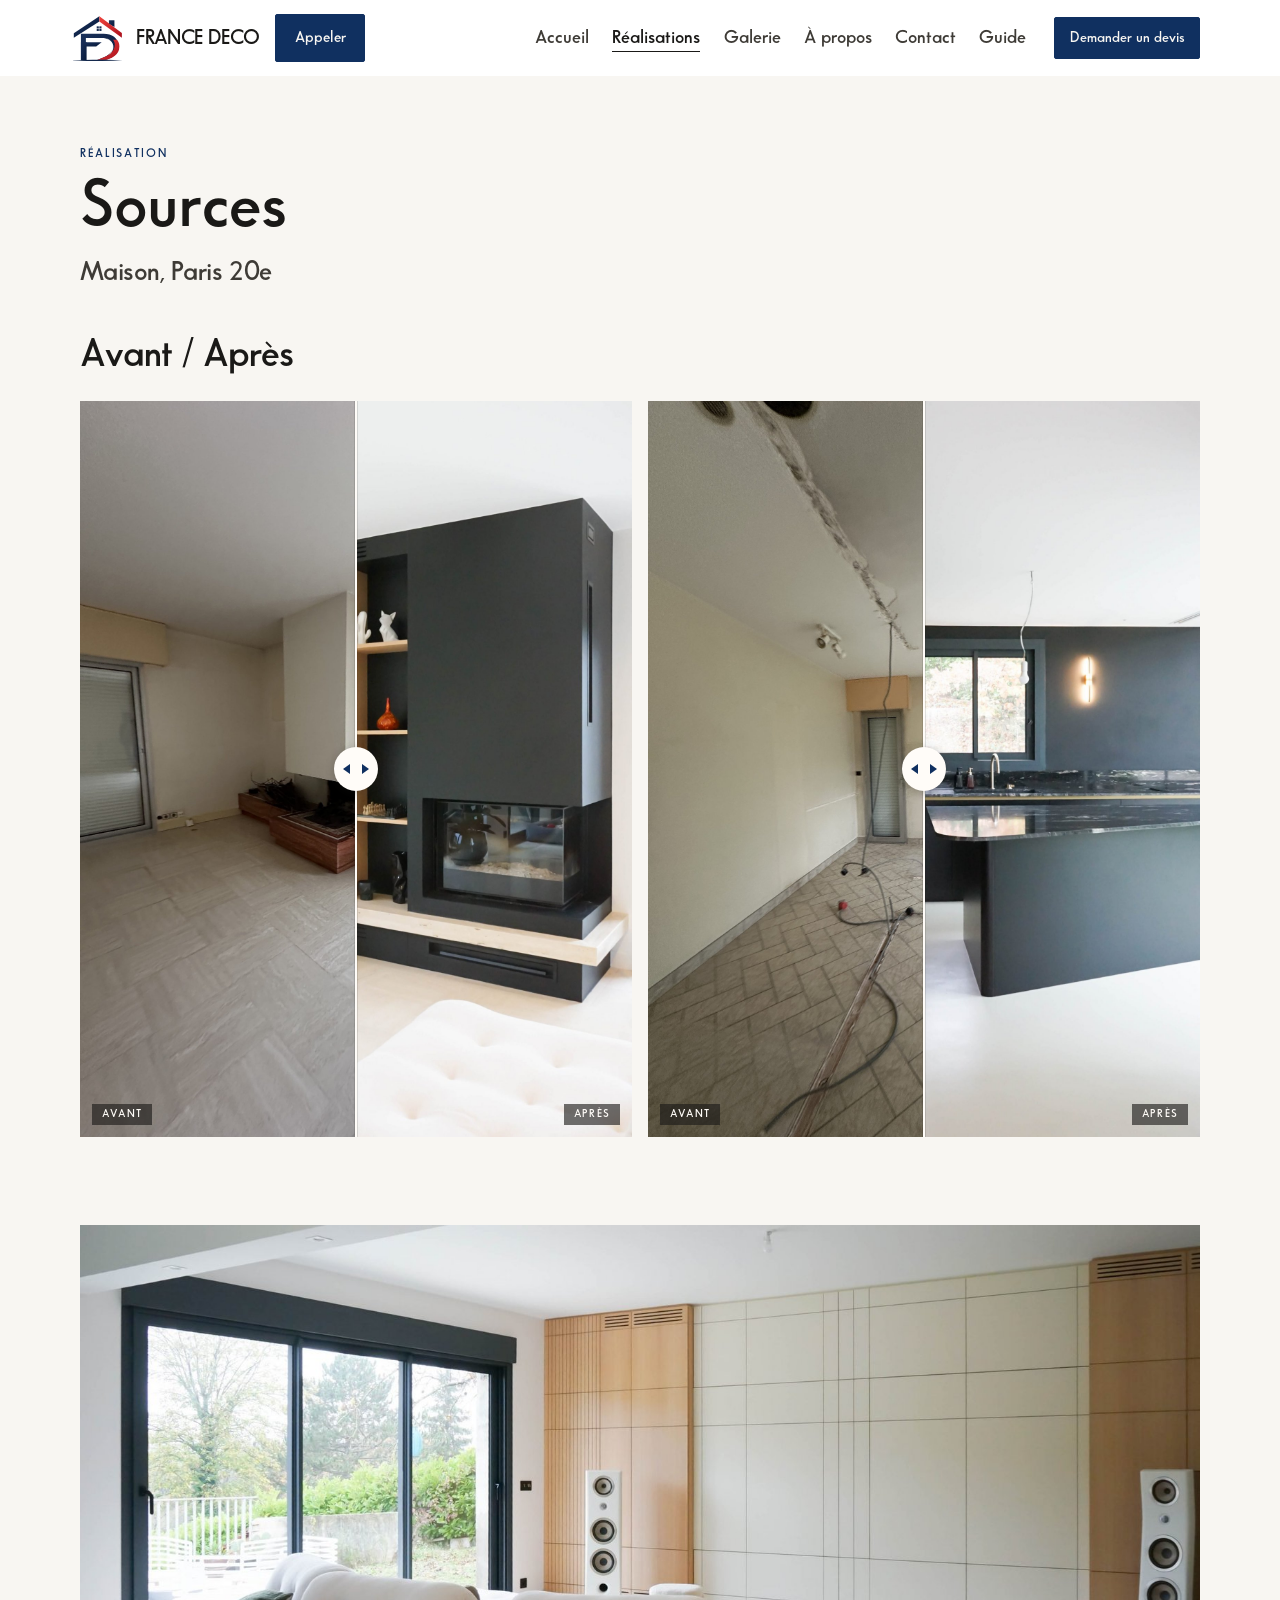
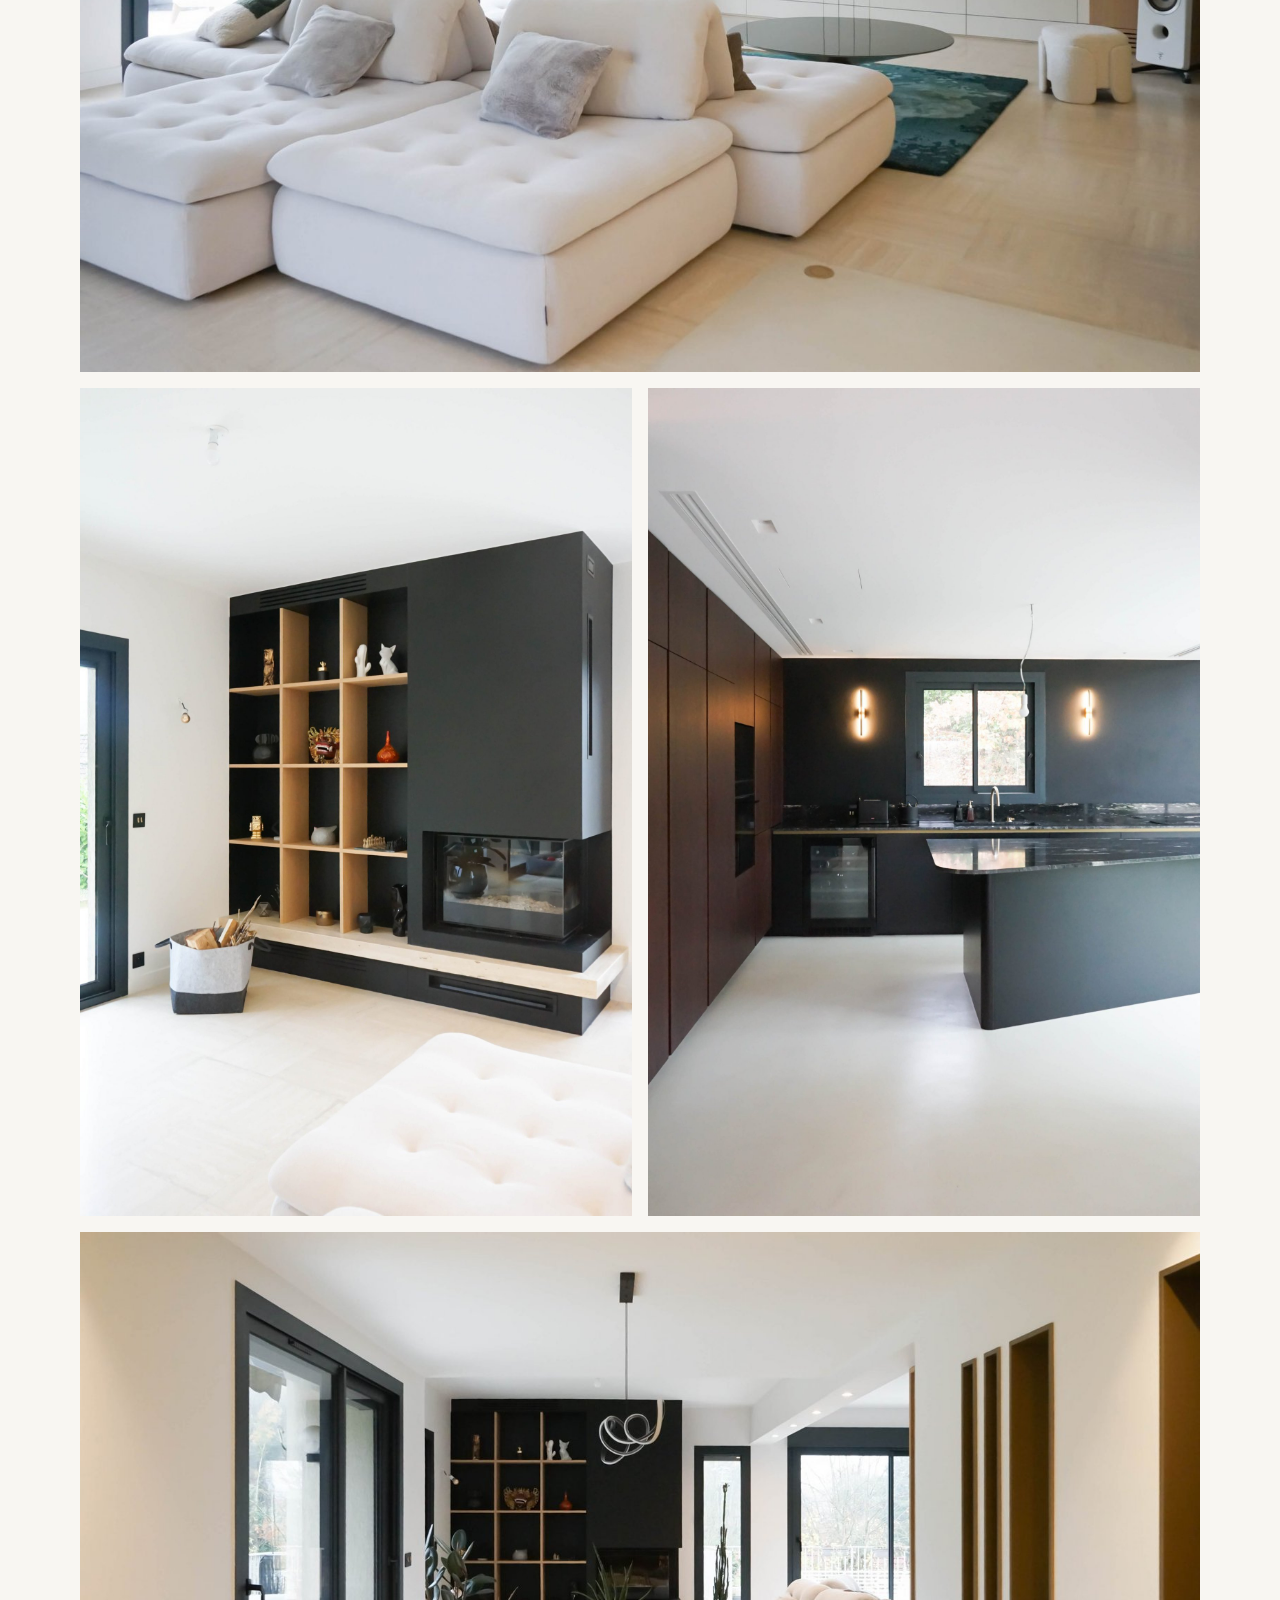
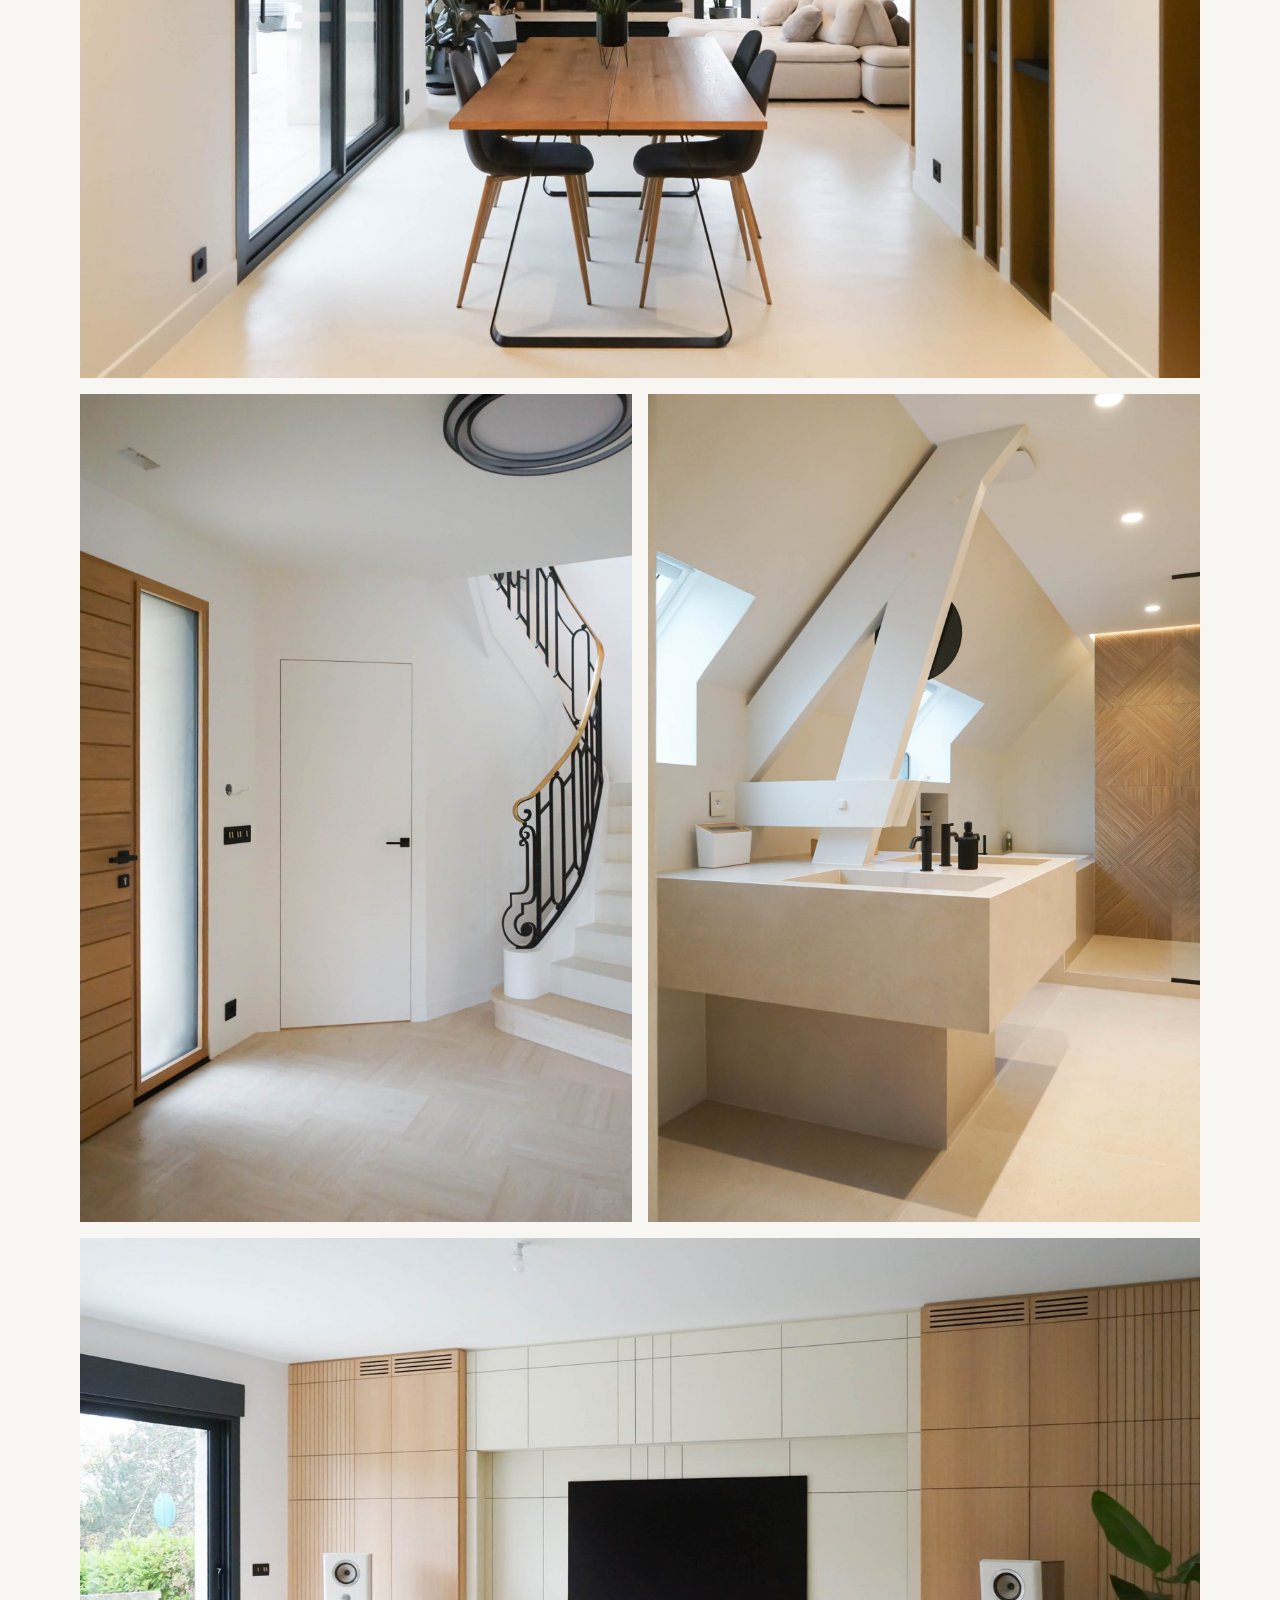
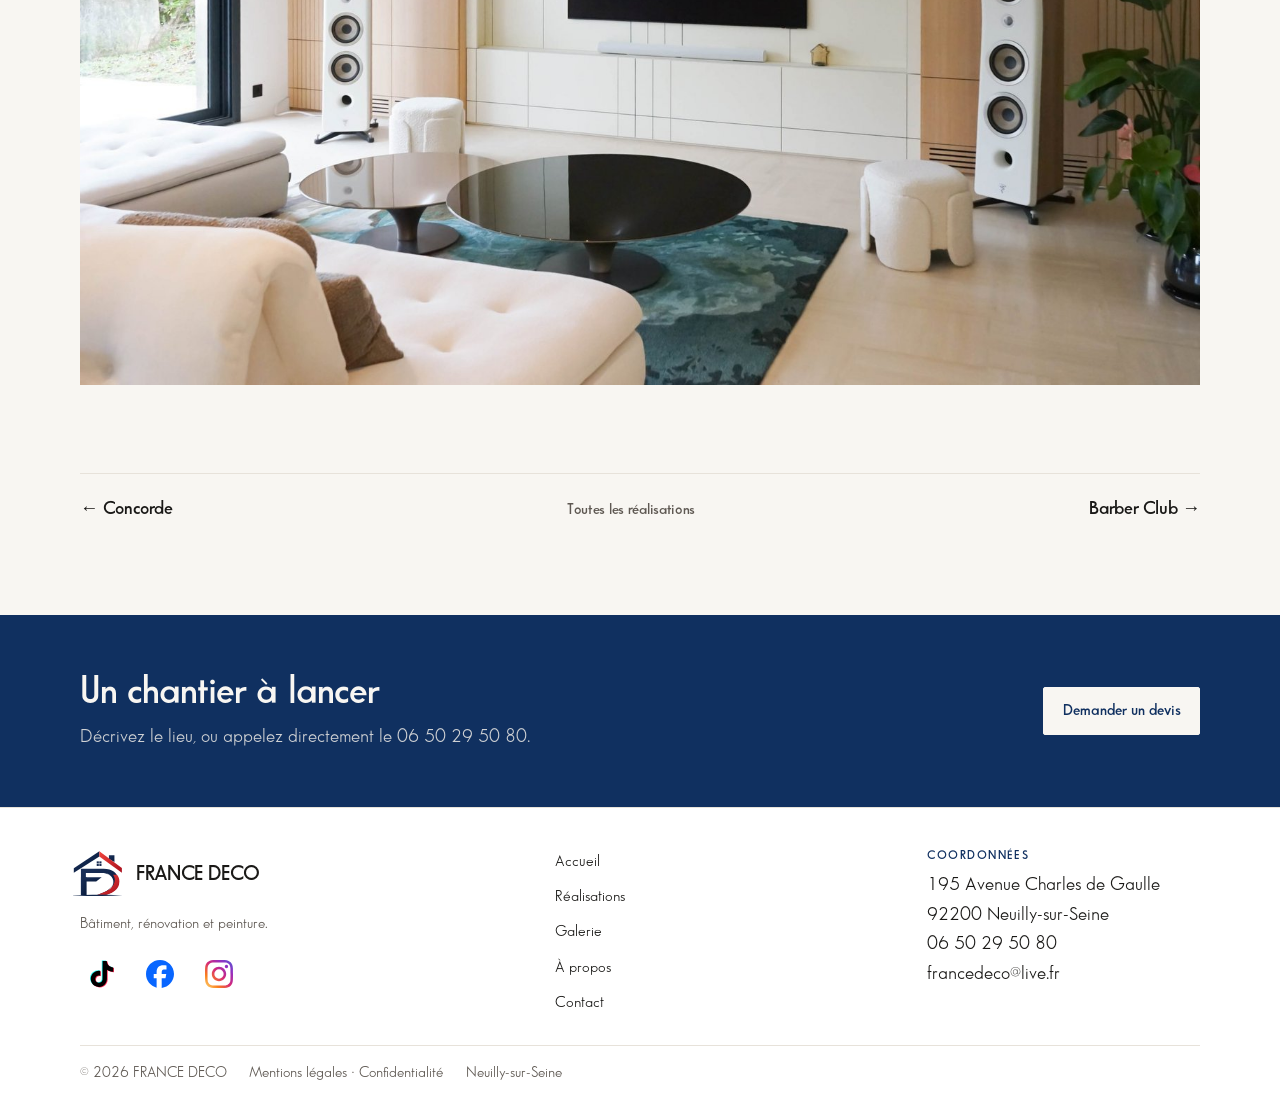
<file: projet-sources.html>
<!DOCTYPE html>
<html lang="fr">
<head>
  <script async src="https://www.googletagmanager.com/gtm.js?id=GTM-WWM6QKR2"></script>
  <script>
    window.dataLayer = window.dataLayer || [];
    function gtag(){dataLayer.push(arguments);}
    gtag('js', new Date());
  </script>
  <meta charset="utf-8">
  <meta name="viewport" content="width=device-width, initial-scale=1">
  <meta name="color-scheme" content="light">
  <meta name="theme-color" content="#f3f0ea">
  <title>Rénovation de maison à Paris 20e, projet Sources | France Deco</title>
  <meta name="description" content="Rénovation d’une maison dans le 20e arrondissement de Paris : séjour, cuisine, salle à manger, entrée et escalier, avec comparaisons avant / après.">
  <meta name="keywords" content="rénovation maison Paris 20e, rénovation séjour, rénovation cuisine, avant après rénovation, France Deco, entreprise de bâtiment Neuilly-sur-Seine, rénovation Paris, rénovation Île-de-France, rénovation Hauts-de-Seine">
  <meta name="robots" content="index, follow, max-image-preview:large, max-snippet:-1, max-video-preview:-1">
  <meta name="author" content="France Deco">
  <meta name="application-name" content="France Deco">
  <meta name="apple-mobile-web-app-title" content="France Deco">
  <meta name="geo.region" content="FR-92">
  <meta name="geo.placename" content="Neuilly-sur-Seine">
  <link rel="canonical" href="https://francedeco-paris.fr/projet-sources">
  <link rel="alternate" hreflang="fr" href="https://francedeco-paris.fr/projet-sources">
  <link rel="alternate" hreflang="x-default" href="https://francedeco-paris.fr/projet-sources">
  <meta property="og:locale" content="fr_FR">
  <meta property="og:type" content="website">
  <meta property="og:site_name" content="France Deco">
  <meta property="og:url" content="https://francedeco-paris.fr/projet-sources">
  <meta property="og:title" content="Rénovation de maison à Paris 20e, projet Sources — France Deco">
  <meta property="og:description" content="Rénovation d’une maison à Paris 20e : séjour, cuisine, salle de bain et comparaison avant / après.">
  <meta property="og:image" content="https://francedeco-paris.fr/images/sources/05-DSC01089-scaled.jpg">
  <meta property="og:image:alt" content="Sources, séjour et canapé">
  <meta name="twitter:card" content="summary_large_image">
  <meta name="twitter:title" content="Rénovation de maison à Paris 20e, projet Sources — France Deco">
  <meta name="twitter:description" content="Rénovation d’une maison à Paris 20e : séjour, cuisine, salle de bain et comparaison avant / après.">
  <meta name="twitter:image" content="https://francedeco-paris.fr/images/sources/05-DSC01089-scaled.jpg">
  <meta name="twitter:image:alt" content="Sources, séjour et canapé">
  <script type="application/ld+json">
    {
      "@context": "https://schema.org",
      "@graph": [
        {
          "@type": "WebPage",
          "@id": "https://francedeco-paris.fr/projet-sources#webpage",
          "url": "https://francedeco-paris.fr/projet-sources",
          "name": "Rénovation de maison à Paris 20e, projet Sources | France Deco",
          "description": "Rénovation d’une maison dans le 20e arrondissement de Paris : séjour, cuisine, salle à manger, entrée et escalier, avec comparaisons avant / après.",
          "inLanguage": "fr-FR",
          "isPartOf": {
            "@id": "https://francedeco-paris.fr/#website"
          },
          "primaryImageOfPage": {
            "@type": "ImageObject",
            "url": "https://francedeco-paris.fr/images/sources/05-DSC01089-scaled.jpg",
            "caption": "Sources, séjour et canapé"
          },
          "about": {
            "@id": "https://francedeco-paris.fr/#entreprise"
          },
          "breadcrumb": {
            "@id": "https://francedeco-paris.fr/projet-sources#breadcrumb"
          }
        },
        {
          "@type": "BreadcrumbList",
          "@id": "https://francedeco-paris.fr/projet-sources#breadcrumb",
          "itemListElement": [
            {
              "@type": "ListItem",
              "position": 1,
              "name": "Accueil",
              "item": "https://francedeco-paris.fr/"
            },
            {
              "@type": "ListItem",
              "position": 2,
              "name": "Réalisations",
              "item": "https://francedeco-paris.fr/realisation"
            },
            {
              "@type": "ListItem",
              "position": 3,
              "name": "Sources",
              "item": "https://francedeco-paris.fr/projet-sources"
            }
          ]
        },
        {
          "@type": [
            "GeneralContractor",
            "HousePainter"
          ],
          "@id": "https://francedeco-paris.fr/#entreprise",
          "name": "FRANCE DECO",
          "url": "https://francedeco-paris.fr/",
          "telephone": "+33650295080"
        }
      ]
    }
  </script>
  <link rel="icon" type="image/png" sizes="48x48" href="/images/favicon-48.png?v=2">
  <link rel="apple-touch-icon" href="/images/apple-touch-icon.png?v=2">
  <link rel="preload" href="fonts/sansserif-600.woff2" as="font" type="font/woff2" crossorigin>
  <link rel="preload" href="fonts/sansserif-400.woff2" as="font" type="font/woff2" crossorigin>
  <link rel="stylesheet" href="css/style.css">
  <link rel="stylesheet" href="css/projet.css">
</head>

<body data-page="realisations">

  <a class="skip" href="#contenu">Aller au contenu</a>

  <header class="site-header">
    <div class="wrap header-bar">
      <a class="brand" href="/">
        <img src="images/logo.svg" alt="" width="48" height="46">
        <span class="brand-name">FRANCE DECO</span>
      </a>

      <a class="btn btn-primary header-call" href="tel:+33650295080">Appeler</a>

      <button class="nav-toggle" type="button" aria-expanded="false" aria-controls="nav-principale">
        <span class="nav-toggle-icon" aria-hidden="true"></span>
        <span class="sr-only">Ouvrir le menu</span>
      </button>

      <nav id="nav-principale" class="nav" aria-label="Navigation principale">
        <ul class="nav-list">
          <li><a href="/" data-nav="accueil">Accueil</a></li>
          <li><a href="realisation" aria-current="page">Réalisations</a></li>
          <li><a href="galerie">Galerie</a></li>
          <li><a href="/#a-propos" data-nav="a-propos">À propos</a></li>
          <li><a href="contact">Contact</a></li>
          <li><a href="guide-renovation-interieure">Guide</a></li>
        </ul>
        <a class="btn btn-primary nav-cta" href="contact#devis">Demander un devis</a>
      </nav>
    </div>
  </header>

  <main id="contenu">

    <header class="page-head pj-head">
      <div class="wrap">
        <p class="eyebrow">Réalisation</p>
        <h1>Sources</h1>
        <p class="lead">Maison, Paris 20e</p>
      </div>
    </header>

    <section class="section" aria-label="Photos du projet Sources">
      <div class="wrap">
        <section class="pj-ba" aria-labelledby="titre-ba">
          <h2 id="titre-ba">Avant / Après</h2>
          <div class="ba-grid">
          <div class="ba ba-tall" style="--ratio: 3 / 4">
            <img class="ba-before" src="images/sources/avant.jpg" width="1600" height="2133" alt="Sources, séjour avant travaux">
            <img class="ba-after" src="images/sources/apres.jpg" width="1600" height="2400" alt="Sources, séjour après travaux">
            <span class="ba-tag ba-tag-before">Avant</span>
            <span class="ba-tag ba-tag-after">Après</span>
            <span class="ba-line" aria-hidden="true"></span>
            <input type="range" min="0" max="100" value="50" step="0.1" aria-label="Comparer séjour avant et après">
            <span class="ba-handle" aria-hidden="true"></span>
          </div>
          <div class="ba ba-tall" style="--ratio: 3 / 4">
            <img class="ba-before" src="images/sources/avant2.jpg" width="1600" height="2133" alt="Sources, cuisine avant travaux">
            <img class="ba-after" src="images/sources/apres2.jpg" width="1600" height="2400" alt="Sources, cuisine après travaux">
            <span class="ba-tag ba-tag-before">Avant</span>
            <span class="ba-tag ba-tag-after">Après</span>
            <span class="ba-line" aria-hidden="true"></span>
            <input type="range" min="0" max="100" value="50" step="0.1" aria-label="Comparer cuisine avant et après">
            <span class="ba-handle" aria-hidden="true"></span>
          </div>
          </div>
        </section>

        <div class="pj-gallery">
          <div class="pj-full"><figure><button class="shot" type="button"><span class="frame"><img src="images/sources/05-DSC01089-scaled.jpg" width="1600" height="1067" alt="Sources, séjour et canapé."></span></button></figure></div>
          <div class="pj-row"><figure><button class="shot" type="button"><span class="frame"><img src="images/sources/06-DSC01099-scaled.jpg" width="1600" height="2400" alt="Sources, cheminée et étagères noires." loading="lazy"></span></button></figure><figure><button class="shot" type="button"><span class="frame"><img src="images/sources/14-DSC01130-scaled.jpg" width="1600" height="2400" alt="Sources, cuisine sombre." loading="lazy"></span></button></figure></div>
          <div class="pj-full"><figure><button class="shot" type="button"><span class="frame"><img src="images/sources/11-DSC01116-scaled.jpg" width="1600" height="1067" alt="Sources, salle à manger." loading="lazy"></span></button></figure></div>
          <div class="pj-row"><figure><button class="shot" type="button"><span class="frame"><img src="images/sources/17-DSC01114-scaled.jpg" width="1600" height="2400" alt="Sources, entrée et escalier." loading="lazy"></span></button></figure><figure><button class="shot" type="button"><span class="frame"><img src="images/sources/21-DSC01207-scaled.jpg" width="1600" height="2400" alt="Sources, salle de bain sous combles." loading="lazy"></span></button></figure></div>
          <div class="pj-full"><figure><button class="shot" type="button"><span class="frame"><img src="images/sources/08-DSC01104-scaled.jpg" width="1600" height="1067" alt="Sources, séjour et mur TV." loading="lazy"></span></button></figure></div>
        </div>

        <nav class="pj-nav" aria-label="Autres projets">
          <a href="projet-concorde" rel="prev">← Concorde</a>
          <a class="pj-all" href="realisation">Toutes les réalisations</a>
          <a href="projet-barber" rel="next">Barber Club →</a>
        </nav>
      </div>
    </section>

    <section class="cta-band" aria-labelledby="titre-cta">
      <div class="wrap cta-inner">
        <div>
          <h2 id="titre-cta">Un chantier à lancer</h2>
          <p>Décrivez le lieu, ou appelez directement le 06 50 29 50 80.</p>
        </div>
        <a class="btn btn-light" href="contact#devis">Demander un devis</a>
      </div>
    </section>

  </main>

  <footer class="site-footer">
    <div class="wrap footer-grid">

      <div class="footer-brand">
        <a class="brand" href="/">
          <img src="images/logo.svg" alt="" width="48" height="46">
          <span class="brand-name">FRANCE DECO</span>
        </a>
        <p>Bâtiment, rénovation et peinture.</p>
          <ul class="social">
          <li>
            <a href="https://www.tiktok.com/@francedeco.fr" target="_blank" rel="noopener" aria-label="TikTok">
              <svg viewBox="-1 -1 26 26" aria-hidden="true">
                <path transform="translate(-.7 -.5)" fill="#25F4EE" d="M12.525.02c1.31-.02 2.61-.01 3.91-.02.08 1.53.63 3.09 1.75 4.17 1.12 1.11 2.7 1.62 4.24 1.79v4.03c-1.44-.05-2.89-.35-4.2-.97-.57-.26-1.1-.59-1.62-.93-.01 2.92.01 5.84-.02 8.75-.08 1.4-.54 2.79-1.35 3.94-1.31 1.92-3.58 3.17-5.91 3.21-1.43.08-2.86-.31-4.08-1.03-2.02-1.19-3.44-3.37-3.65-5.71-.02-.5-.03-1-.01-1.49.18-1.9 1.12-3.72 2.58-4.96 1.66-1.44 3.98-2.13 6.15-1.72.02 1.48-.04 2.96-.04 4.44-.99-.32-2.15-.23-3.02.37-.63.41-1.11 1.04-1.36 1.75-.21.51-.15 1.07-.14 1.61.24 1.64 1.82 3.02 3.5 2.87 1.12-.01 2.19-.66 2.77-1.61.19-.33.4-.67.41-1.06.1-1.79.06-3.57.07-5.36.01-4.03-.01-8.05.02-12.07z"/>
                <path transform="translate(.7 .5)" fill="#FE2C55" d="M12.525.02c1.31-.02 2.61-.01 3.91-.02.08 1.53.63 3.09 1.75 4.17 1.12 1.11 2.7 1.62 4.24 1.79v4.03c-1.44-.05-2.89-.35-4.2-.97-.57-.26-1.1-.59-1.62-.93-.01 2.92.01 5.84-.02 8.75-.08 1.4-.54 2.79-1.35 3.94-1.31 1.92-3.58 3.17-5.91 3.21-1.43.08-2.86-.31-4.08-1.03-2.02-1.19-3.44-3.37-3.65-5.71-.02-.5-.03-1-.01-1.49.18-1.9 1.12-3.72 2.58-4.96 1.66-1.44 3.98-2.13 6.15-1.72.02 1.48-.04 2.96-.04 4.44-.99-.32-2.15-.23-3.02.37-.63.41-1.11 1.04-1.36 1.75-.21.51-.15 1.07-.14 1.61.24 1.64 1.82 3.02 3.5 2.87 1.12-.01 2.19-.66 2.77-1.61.19-.33.4-.67.41-1.06.1-1.79.06-3.57.07-5.36.01-4.03-.01-8.05.02-12.07z"/>
                <path fill="#000" d="M12.525.02c1.31-.02 2.61-.01 3.91-.02.08 1.53.63 3.09 1.75 4.17 1.12 1.11 2.7 1.62 4.24 1.79v4.03c-1.44-.05-2.89-.35-4.2-.97-.57-.26-1.1-.59-1.62-.93-.01 2.92.01 5.84-.02 8.75-.08 1.4-.54 2.79-1.35 3.94-1.31 1.92-3.58 3.17-5.91 3.21-1.43.08-2.86-.31-4.08-1.03-2.02-1.19-3.44-3.37-3.65-5.71-.02-.5-.03-1-.01-1.49.18-1.9 1.12-3.72 2.58-4.96 1.66-1.44 3.98-2.13 6.15-1.72.02 1.48-.04 2.96-.04 4.44-.99-.32-2.15-.23-3.02.37-.63.41-1.11 1.04-1.36 1.75-.21.51-.15 1.07-.14 1.61.24 1.64 1.82 3.02 3.5 2.87 1.12-.01 2.19-.66 2.77-1.61.19-.33.4-.67.41-1.06.1-1.79.06-3.57.07-5.36.01-4.03-.01-8.05.02-12.07z"/>
              </svg>
            </a>
          </li>
          <li>
            <a href="https://www.facebook.com/profile.php?id=61597016122951" target="_blank" rel="noopener" aria-label="Facebook">
              <svg viewBox="0 0 24 24" aria-hidden="true">
                <path fill="#0866FF" d="M9.101 23.691v-7.98H6.627v-3.667h2.474v-1.58c0-4.085 1.848-5.978 5.858-5.978.401 0 .955.042 1.468.103a8.68 8.68 0 0 1 1.141.195v3.325a8.623 8.623 0 0 0-.653-.036 26.805 26.805 0 0 0-.733-.009c-.707 0-1.259.096-1.675.309a1.686 1.686 0 0 0-.679.622c-.258.42-.374.995-.374 1.752v1.297h3.919l-.386 2.103-.287 1.564h-3.246v8.245C19.396 23.238 24 18.179 24 12.044c0-6.627-5.373-12-12-12s-12 5.373-12 12c0 5.628 3.874 10.35 9.101 11.647Z"/>
              </svg>
            </a>
          </li>
          <li>
            <a href="https://www.instagram.com/francedeco.fr" target="_blank" rel="noopener" aria-label="Instagram">
              <svg viewBox="0 0 24 24" aria-hidden="true">
                <defs>
                  <linearGradient id="ig-grad" x1="0" y1="1" x2="1" y2="0">
                    <stop offset="0" stop-color="#FEDA75"/>
                    <stop offset=".25" stop-color="#FA7E1E"/>
                    <stop offset=".5" stop-color="#D62976"/>
                    <stop offset=".75" stop-color="#962FBF"/>
                    <stop offset="1" stop-color="#4F5BD5"/>
                  </linearGradient>
                </defs>
                <path fill="url(#ig-grad)" d="M7.0301.084c-1.2768.0602-2.1487.264-2.911.5634-.7888.3075-1.4575.72-2.1228 1.3877-.6652.6677-1.075 1.3368-1.3802 2.127-.2954.7638-.4956 1.6365-.552 2.914-.0564 1.2775-.0689 1.6882-.0626 4.947.0062 3.2586.0206 3.6671.0825 4.9473.061 1.2765.264 2.1482.5635 2.9107.308.7889.72 1.4573 1.388 2.1228.6679.6655 1.3365 1.0743 2.1285 1.38.7632.295 1.6361.4961 2.9134.552 1.2773.056 1.6884.069 4.9462.0627 3.2578-.0062 3.668-.0207 4.9478-.0814 1.28-.0607 2.147-.2652 2.9098-.5633.7889-.3086 1.4578-.72 2.1228-1.3881.665-.6682 1.0745-1.3378 1.3795-2.1284.2957-.7632.4966-1.636.552-2.9124.056-1.2809.0692-1.6898.063-4.948-.0063-3.2583-.021-3.6668-.0817-4.9465-.0607-1.2797-.264-2.1487-.5633-2.9117-.3084-.7889-.72-1.4568-1.3876-2.1228C21.2982 1.33 20.628.9208 19.8378.6165 19.074.321 18.2017.1197 16.9244.0645 15.6471.0093 15.236-.005 11.977.0014 8.718.0076 8.31.0215 7.0301.0839m.1402 21.6932c-1.17-.0509-1.8053-.2453-2.2287-.408-.5606-.216-.96-.4771-1.3819-.895-.422-.4178-.6811-.8186-.9-1.378-.1644-.4234-.3624-1.058-.4171-2.228-.0595-1.2645-.072-1.6442-.079-4.848-.007-3.2037.0053-3.583.0607-4.848.05-1.169.2456-1.805.408-2.2282.216-.5613.4762-.96.895-1.3816.4188-.4217.8184-.6814 1.3783-.9003.423-.1651 1.0575-.3614 2.227-.4171 1.2655-.06 1.6447-.072 4.848-.079 3.2033-.007 3.5835.005 4.8495.0608 1.169.0508 1.8053.2445 2.228.408.5608.216.96.4754 1.3816.895.4217.4194.6816.8176.9005 1.3787.1653.4217.3617 1.056.4169 2.2263.0602 1.2655.0739 1.645.0796 4.848.0058 3.203-.0055 3.5834-.061 4.848-.051 1.17-.245 1.8055-.408 2.2294-.216.5604-.4763.96-.8954 1.3814-.419.4215-.8181.6811-1.3783.9-.4224.1649-1.0577.3617-2.2262.4174-1.2656.0595-1.6448.072-4.8493.079-3.2045.007-3.5825-.006-4.848-.0608M16.953 5.5864A1.44 1.44 0 1 0 18.39 4.144a1.44 1.44 0 0 0-1.437 1.4424M5.8385 12.012c.0067 3.4032 2.7706 6.1557 6.173 6.1493 3.4026-.0065 6.157-2.7701 6.1506-6.1733-.0065-3.4032-2.771-6.1565-6.174-6.1498-3.403.0067-6.156 2.771-6.1496 6.1738M8 12.0077a4 4 0 1 1 4.008 3.9921A3.9996 3.9996 0 0 1 8 12.0077"/>
              </svg>
            </a>
          </li>
        </ul>
      </div>

      <nav class="footer-nav" aria-label="Pied de page">
        <ul>
          <li><a href="/">Accueil</a></li>
          <li><a href="realisation">Réalisations</a></li>
          <li><a href="galerie">Galerie</a></li>
          <li><a href="/#a-propos">À propos</a></li>
          <li><a href="contact">Contact</a></li>
        </ul>
      </nav>

      <div>
        <p class="footer-label">Coordonnées</p>
        <p>195 Avenue Charles de Gaulle<br>92200 Neuilly-sur-Seine</p>
        <p><a href="tel:+33650295080">06 50 29 50 80</a></p>
        <p><a href="mailto:francedeco@live.fr">francedeco@live.fr</a></p>
      </div>

    </div>

    <div class="wrap footer-base">
    <p>© 2026 FRANCE DECO</p>
    <p><a href="mentions-legales">Mentions légales</a> · <a href="confidentialite">Confidentialité</a></p>
    <p>Neuilly-sur-Seine</p>
    </div>
  </footer>

  <dialog class="lightbox" id="lightbox" aria-label="Visuel agrandi">
    <img alt="">
    <div class="lightbox-bar">
      <p class="lightbox-caption"></p>
      <button class="lightbox-close" type="button">Fermer</button>
    </div>
  </dialog>

  <script src="js/main.js" defer></script>

</body>
</html>
</file>
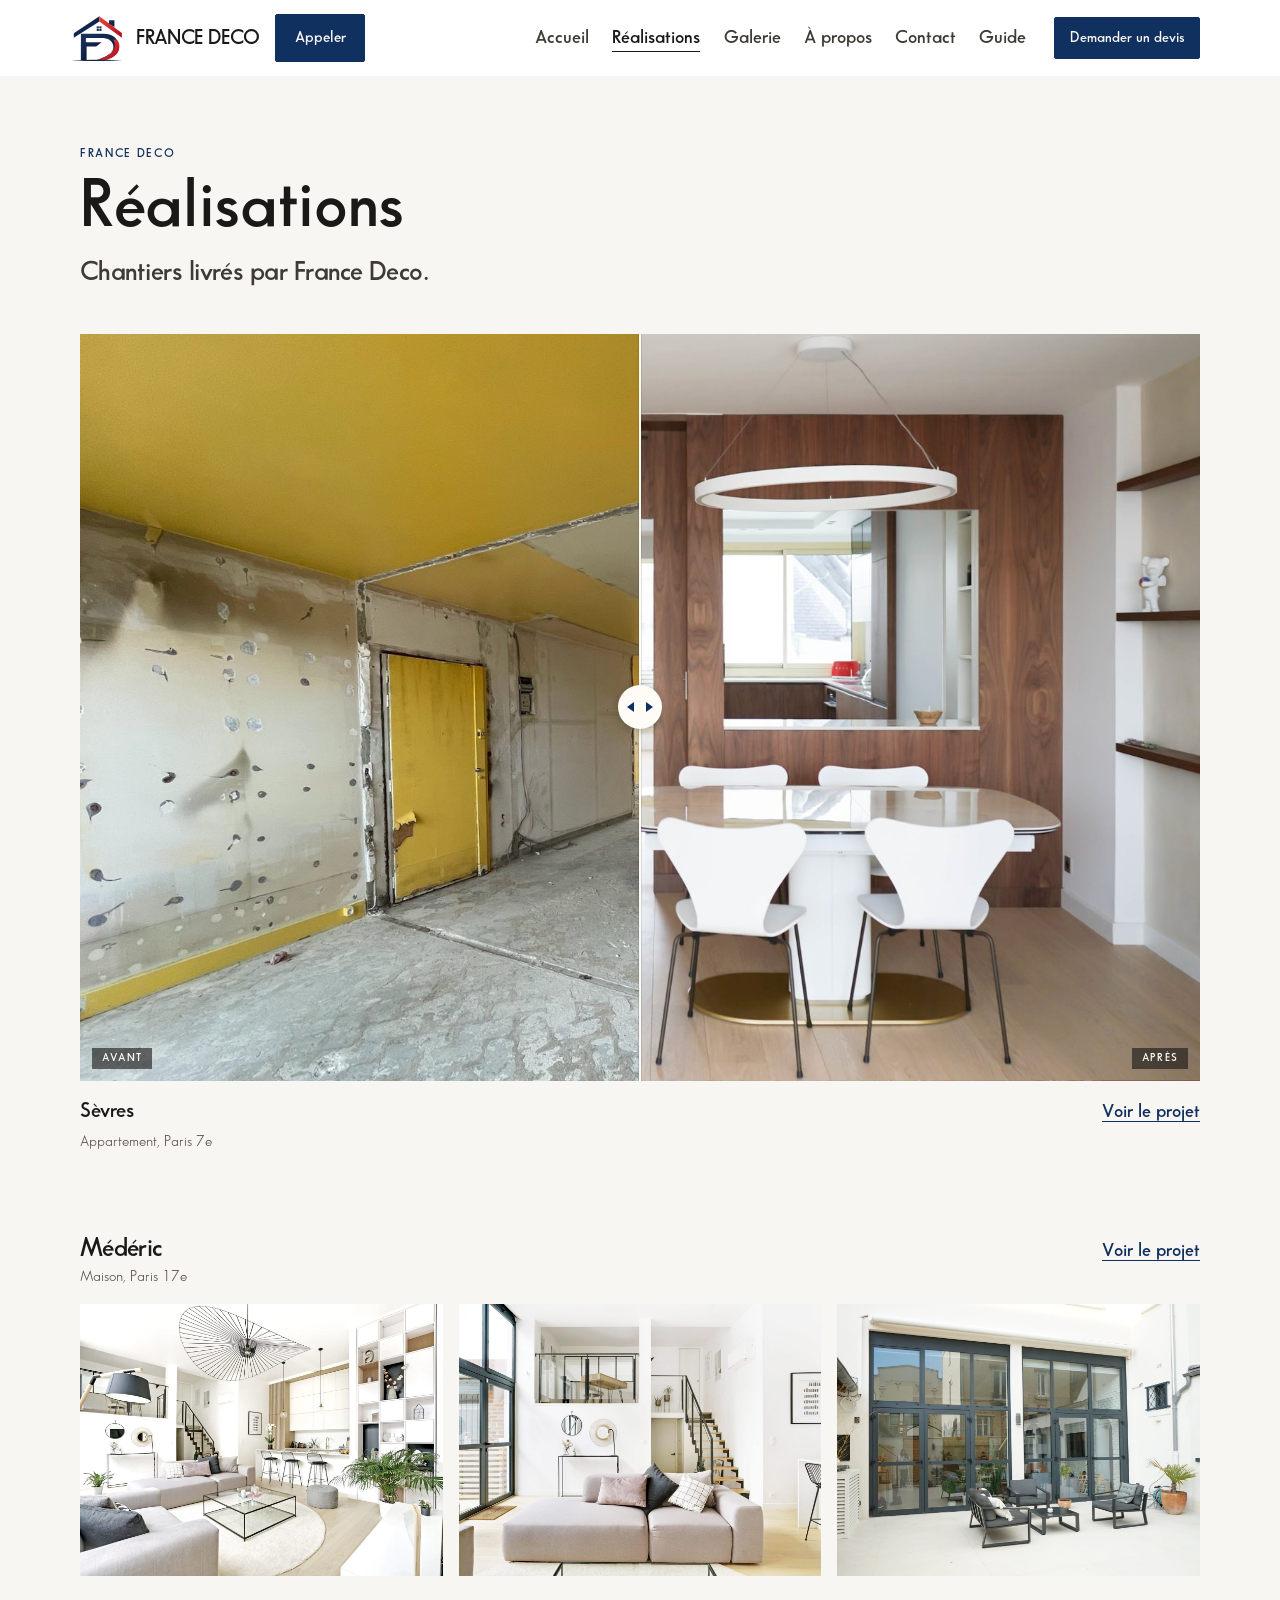
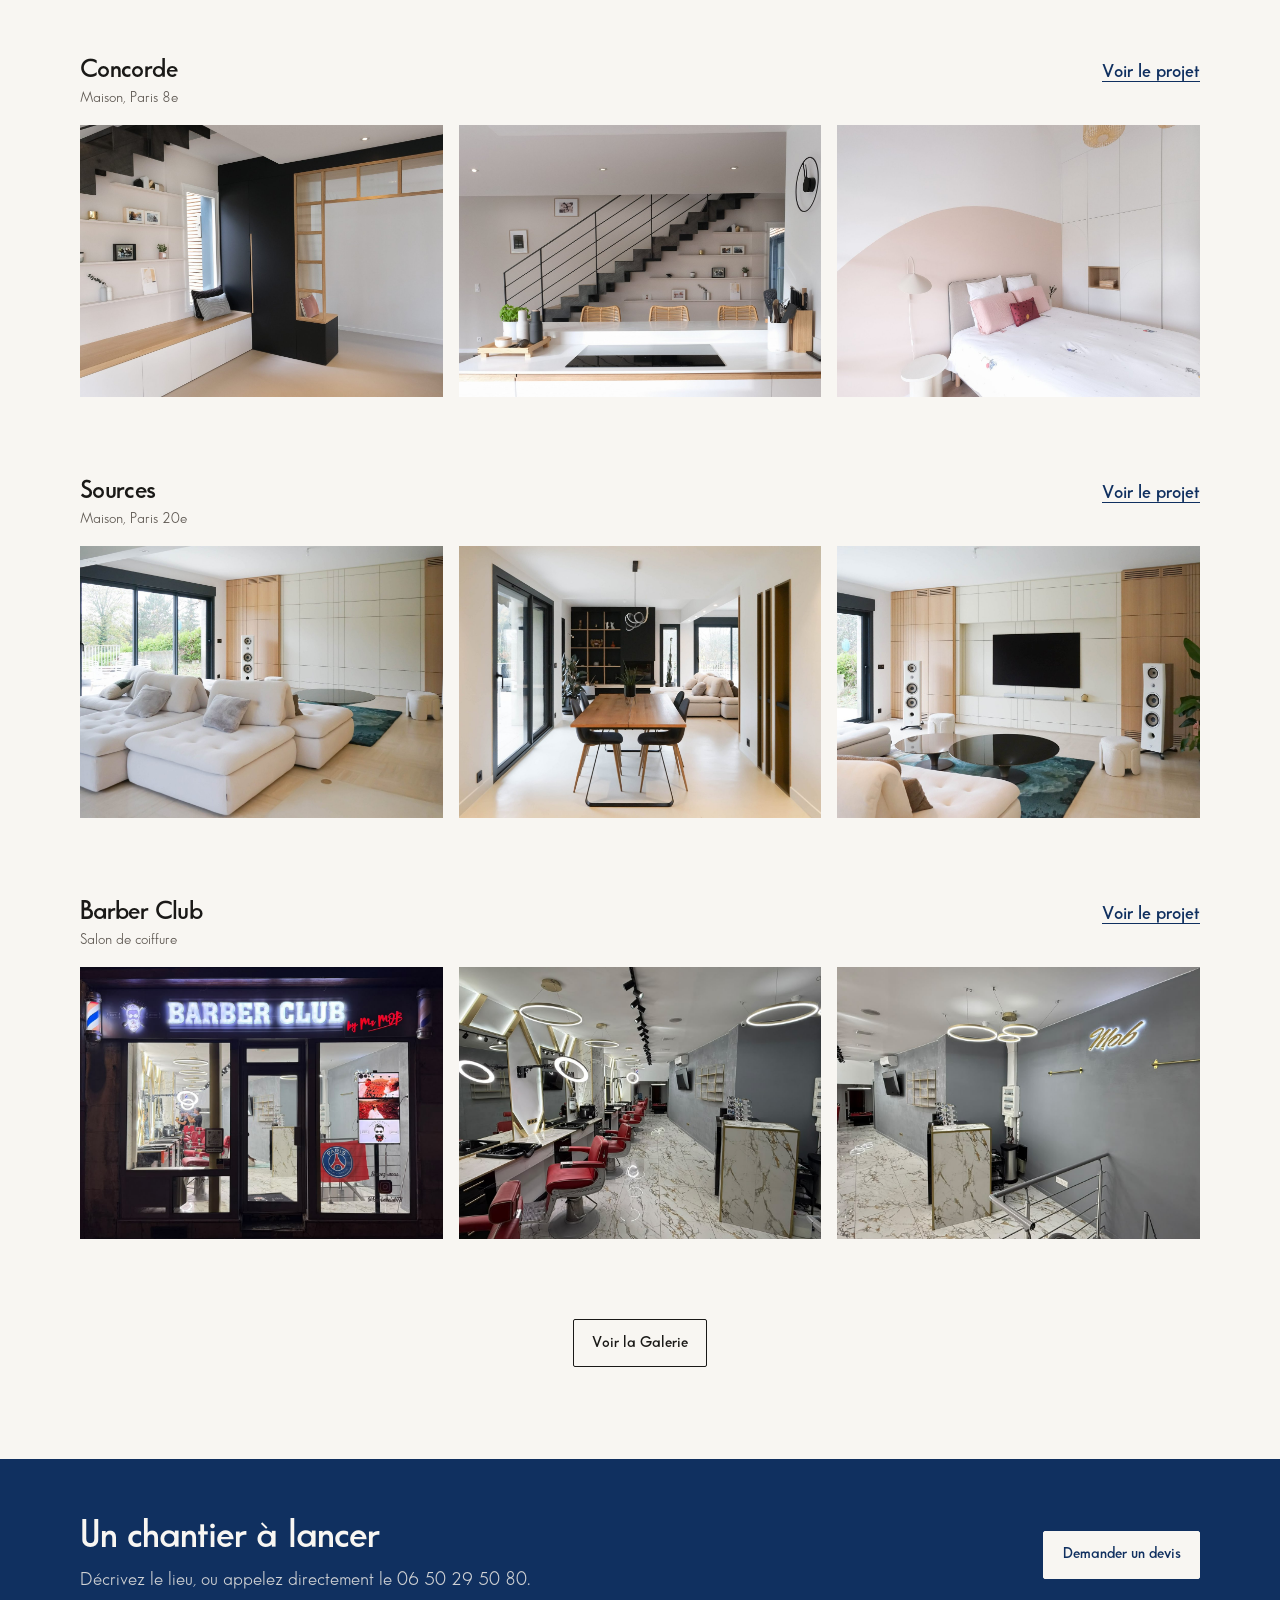
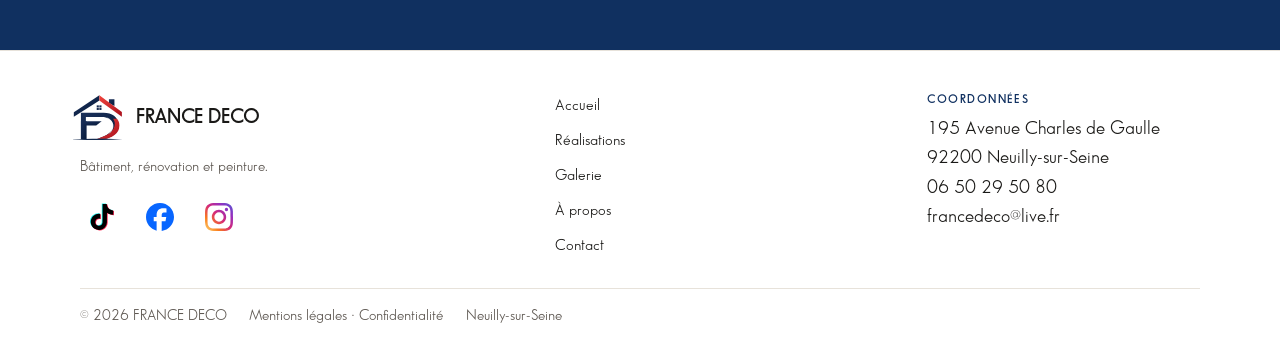
<file: realisation.html>
<!DOCTYPE html>
<html lang="fr">
<head>
  <script async src="https://www.googletagmanager.com/gtm.js?id=GTM-WWM6QKR2"></script>
  <script>
    window.dataLayer = window.dataLayer || [];
    function gtag(){dataLayer.push(arguments);}
    gtag('js', new Date());
  </script>
  <meta charset="utf-8">
  <meta name="viewport" content="width=device-width, initial-scale=1">
  <meta name="color-scheme" content="light">
  <meta name="theme-color" content="#f3f0ea">
  <title>Réalisations de rénovation à Paris, avant / après | France Deco</title>
  <meta name="description" content="Chantiers de rénovation d’appartements et de maisons à Paris : avant / après du projet Sèvres, projets Médéric, Concorde, Sources et salon de coiffure Barber Club.">
  <meta name="keywords" content="réalisations rénovation Paris, avant après rénovation appartement, chantier rénovation maison Paris, rénovation salon de coiffure, France Deco, entreprise de bâtiment Neuilly-sur-Seine, rénovation Paris, rénovation Île-de-France, rénovation Hauts-de-Seine">
  <meta name="robots" content="index, follow, max-image-preview:large, max-snippet:-1, max-video-preview:-1">
  <meta name="author" content="France Deco">
  <meta name="application-name" content="France Deco">
  <meta name="apple-mobile-web-app-title" content="France Deco">
  <meta name="geo.region" content="FR-92">
  <meta name="geo.placename" content="Neuilly-sur-Seine">
  <link rel="canonical" href="https://francedeco-paris.fr/realisation">
  <link rel="alternate" hreflang="fr" href="https://francedeco-paris.fr/realisation">
  <link rel="alternate" hreflang="x-default" href="https://francedeco-paris.fr/realisation">
  <meta property="og:locale" content="fr_FR">
  <meta property="og:type" content="website">
  <meta property="og:site_name" content="France Deco">
  <meta property="og:url" content="https://francedeco-paris.fr/realisation">
  <meta property="og:title" content="Réalisations de rénovation à Paris — France Deco">
  <meta property="og:description" content="Avant / après et projets détaillés : rénovation d’appartements, de maisons et d’un salon de coiffure à Paris.">
  <meta property="og:image" content="https://francedeco-paris.fr/images/sevres/apres-web.jpg">
  <meta property="og:image:alt" content="Sèvres, séjour après travaux">
  <meta name="twitter:card" content="summary_large_image">
  <meta name="twitter:title" content="Réalisations de rénovation à Paris — France Deco">
  <meta name="twitter:description" content="Avant / après et projets détaillés : rénovation d’appartements, de maisons et d’un salon de coiffure à Paris.">
  <meta name="twitter:image" content="https://francedeco-paris.fr/images/sevres/apres-web.jpg">
  <meta name="twitter:image:alt" content="Sèvres, séjour après travaux">
  <script type="application/ld+json">
    {
      "@context": "https://schema.org",
      "@graph": [
        {
          "@type": "CollectionPage",
          "@id": "https://francedeco-paris.fr/realisation#webpage",
          "url": "https://francedeco-paris.fr/realisation",
          "name": "Réalisations de rénovation à Paris, avant / après | France Deco",
          "description": "Chantiers de rénovation d’appartements et de maisons à Paris : avant / après du projet Sèvres, projets Médéric, Concorde, Sources et salon de coiffure Barber Club.",
          "inLanguage": "fr-FR",
          "isPartOf": {
            "@id": "https://francedeco-paris.fr/#website"
          },
          "primaryImageOfPage": {
            "@type": "ImageObject",
            "url": "https://francedeco-paris.fr/images/sevres/apres-web.jpg",
            "caption": "Sèvres, séjour après travaux"
          },
          "about": {
            "@id": "https://francedeco-paris.fr/#entreprise"
          },
          "breadcrumb": {
            "@id": "https://francedeco-paris.fr/realisation#breadcrumb"
          }
        },
        {
          "@type": "BreadcrumbList",
          "@id": "https://francedeco-paris.fr/realisation#breadcrumb",
          "itemListElement": [
            {
              "@type": "ListItem",
              "position": 1,
              "name": "Accueil",
              "item": "https://francedeco-paris.fr/"
            },
            {
              "@type": "ListItem",
              "position": 2,
              "name": "Réalisations",
              "item": "https://francedeco-paris.fr/realisation"
            }
          ]
        },
        {
          "@type": [
            "GeneralContractor",
            "HousePainter"
          ],
          "@id": "https://francedeco-paris.fr/#entreprise",
          "name": "FRANCE DECO",
          "url": "https://francedeco-paris.fr/",
          "telephone": "+33650295080"
        }
      ]
    }
  </script>
  <link rel="icon" type="image/png" sizes="48x48" href="/images/favicon-48.png?v=2">
  <link rel="apple-touch-icon" href="/images/apple-touch-icon.png?v=2">
  <link rel="preload" href="fonts/sansserif-600.woff2" as="font" type="font/woff2" crossorigin>
  <link rel="preload" href="fonts/sansserif-400.woff2" as="font" type="font/woff2" crossorigin>
  <link rel="stylesheet" href="css/style.css">
  <link rel="stylesheet" href="css/projet.css">
</head>

<body data-page="realisations">

  <a class="skip" href="#contenu">Aller au contenu</a>

  <header class="site-header">
    <div class="wrap header-bar">
      <a class="brand" href="/">
        <img src="images/logo.svg" alt="" width="48" height="46">
        <span class="brand-name">FRANCE DECO</span>
      </a>

      <a class="btn btn-primary header-call" href="tel:+33650295080">Appeler</a>

      <button class="nav-toggle" type="button" aria-expanded="false" aria-controls="nav-principale">
        <span class="nav-toggle-icon" aria-hidden="true"></span>
        <span class="sr-only">Ouvrir le menu</span>
      </button>

      <nav id="nav-principale" class="nav" aria-label="Navigation principale">
        <ul class="nav-list">
          <li><a href="/" data-nav="accueil">Accueil</a></li>
          <li><a href="realisation" aria-current="page">Réalisations</a></li>
          <li><a href="galerie">Galerie</a></li>
          <li><a href="/#a-propos" data-nav="a-propos">À propos</a></li>
          <li><a href="contact">Contact</a></li>
          <li><a href="guide-renovation-interieure">Guide</a></li>
        </ul>
        <a class="btn btn-primary nav-cta" href="contact#devis">Demander un devis</a>
      </nav>
    </div>
  </header>

  <main id="contenu">

    <header class="page-head pj-head">
      <div class="wrap">
        <p class="eyebrow">France Deco</p>
        <h1>Réalisations</h1>
        <p class="lead">Chantiers livrés par France Deco.</p>
      </div>
    </header>

    <section class="section" aria-label="Réalisations">
      <div class="wrap">

        <div class="ba ba-wide" style="--ratio: 3 / 2">
          <img class="ba-before" src="images/sevres/avant-web.jpg" width="1600" height="1095" alt="Sèvres, séjour avant travaux">
          <img class="ba-after" src="images/sevres/apres-web.jpg" width="1600" height="1054" alt="Sèvres, séjour après travaux">
          <span class="ba-tag ba-tag-before">Avant</span>
          <span class="ba-tag ba-tag-after">Après</span>
          <span class="ba-line" aria-hidden="true"></span>
          <input type="range" min="0" max="100" value="50" step="0.1" aria-label="Comparer le séjour de Sèvres avant et après">
          <span class="ba-handle" aria-hidden="true"></span>
        </div>
        <p class="pj-caption"><span><strong>Sèvres</strong><span class="preview-meta">Appartement, Paris 7e</span></span><a class="text-link" href="projet-sevres">Voir le projet</a></p>

        <section class="pj-strip" aria-labelledby="titre-mederic">
          <div class="pj-strip-head">
            <div>
              <h2 id="titre-mederic">Médéric</h2>
              <p class="preview-meta">Maison, Paris 17e</p>
            </div>
            <a class="text-link" href="projet-mederic">Voir le projet</a>
          </div>
          <ul class="pj-strip-grid">
            <li><a href="projet-mederic"><span class="frame"><img src="images/mederic/ensemble.jpg" width="1600" height="1068" alt="Médéric, séjour et cuisine ouverte" loading="lazy"></span><span class="sr-only">Voir le projet Médéric</span></a></li>
            <li><a href="projet-mederic"><span class="frame"><img src="images/mederic/24-TDPLE0252-scaled.jpg" width="1600" height="1068" alt="Médéric, canapé et escalier" loading="lazy"></span><span class="sr-only">Voir le projet Médéric</span></a></li>
            <li><a href="projet-mederic"><span class="frame"><img src="images/mederic/18-DSC00261-scaled.jpg" width="1600" height="1067" alt="Médéric, terrasse et baies vitrées" loading="lazy"></span><span class="sr-only">Voir le projet Médéric</span></a></li>
          </ul>
        </section>

        <section class="pj-strip" aria-labelledby="titre-concorde">
          <div class="pj-strip-head">
            <div>
              <h2 id="titre-concorde">Concorde</h2>
              <p class="preview-meta">Maison, Paris 8e</p>
            </div>
            <a class="text-link" href="projet-concorde">Voir le projet</a>
          </div>
          <ul class="pj-strip-grid">
            <li><a href="projet-concorde"><span class="frame"><img src="images/concorde/03-sans-titre-43-scaled.jpg" width="1600" height="1067" alt="Concorde, banquette et étagères sur mesure" loading="lazy"></span><span class="sr-only">Voir le projet Concorde</span></a></li>
            <li><a href="projet-concorde"><span class="frame"><img src="images/concorde/14-sans-titre-41-min-scaled.jpg" width="1600" height="1067" alt="Concorde, cuisine et escalier" loading="lazy"></span><span class="sr-only">Voir le projet Concorde</span></a></li>
            <li><a href="projet-concorde"><span class="frame"><img src="images/concorde/21-sans-titre-73-scaled.jpg" width="1600" height="1067" alt="Concorde, chambre aux murs roses" loading="lazy"></span><span class="sr-only">Voir le projet Concorde</span></a></li>
          </ul>
        </section>

        <section class="pj-strip" aria-labelledby="titre-sources">
          <div class="pj-strip-head">
            <div>
              <h2 id="titre-sources">Sources</h2>
              <p class="preview-meta">Maison, Paris 20e</p>
            </div>
            <a class="text-link" href="projet-sources">Voir le projet</a>
          </div>
          <ul class="pj-strip-grid">
            <li><a href="projet-sources"><span class="frame"><img src="images/sources/05-DSC01089-scaled.jpg" width="1600" height="1067" alt="Sources, séjour et canapé" loading="lazy"></span><span class="sr-only">Voir le projet Sources</span></a></li>
            <li><a href="projet-sources"><span class="frame"><img src="images/sources/11-DSC01116-scaled.jpg" width="1600" height="1067" alt="Sources, salle à manger" loading="lazy"></span><span class="sr-only">Voir le projet Sources</span></a></li>
            <li><a href="projet-sources"><span class="frame"><img src="images/sources/08-DSC01104-scaled.jpg" width="1600" height="1067" alt="Sources, séjour et mur TV" loading="lazy"></span><span class="sr-only">Voir le projet Sources</span></a></li>
          </ul>
        </section>

        <section class="pj-strip" aria-labelledby="titre-barber">
          <div class="pj-strip-head">
            <div>
              <h2 id="titre-barber">Barber Club</h2>
              <p class="preview-meta">Salon de coiffure</p>
            </div>
            <a class="text-link" href="projet-barber">Voir le projet</a>
          </div>
          <ul class="pj-strip-grid">
            <li><a href="projet-barber"><span class="frame"><img src="images/Barber/Devanture.jpg" width="1600" height="900" alt="Barber Club, devanture éclairée de nuit" loading="lazy"></span><span class="sr-only">Voir le projet Barber Club</span></a></li>
            <li><a href="projet-barber"><span class="frame"><img src="images/Barber/interieur2.jpg" width="1600" height="900" alt="Barber Club, miroirs et fauteuils rouges" loading="lazy"></span><span class="sr-only">Voir le projet Barber Club</span></a></li>
            <li><a href="projet-barber"><span class="frame"><img src="images/Barber/interieur3.jpg" width="1600" height="900" alt="Barber Club, mur gris et enseigne lumineuse" loading="lazy"></span><span class="sr-only">Voir le projet Barber Club</span></a></li>
          </ul>
        </section>

        <p class="pj-more"><a class="btn btn-secondary" href="galerie">Voir la Galerie</a></p>
      </div>
    </section>

    <section class="cta-band" aria-labelledby="titre-cta">
      <div class="wrap cta-inner">
        <div>
          <h2 id="titre-cta">Un chantier à lancer</h2>
          <p>Décrivez le lieu, ou appelez directement le 06 50 29 50 80.</p>
        </div>
        <a class="btn btn-light" href="contact#devis">Demander un devis</a>
      </div>
    </section>

  </main>

  <footer class="site-footer">
    <div class="wrap footer-grid">

      <div class="footer-brand">
        <a class="brand" href="/">
          <img src="images/logo.svg" alt="" width="48" height="46">
          <span class="brand-name">FRANCE DECO</span>
        </a>
        <p>Bâtiment, rénovation et peinture.</p>
          <ul class="social">
          <li>
            <a href="https://www.tiktok.com/@francedeco.fr" target="_blank" rel="noopener" aria-label="TikTok">
              <svg viewBox="-1 -1 26 26" aria-hidden="true">
                <path transform="translate(-.7 -.5)" fill="#25F4EE" d="M12.525.02c1.31-.02 2.61-.01 3.91-.02.08 1.53.63 3.09 1.75 4.17 1.12 1.11 2.7 1.62 4.24 1.79v4.03c-1.44-.05-2.89-.35-4.2-.97-.57-.26-1.1-.59-1.62-.93-.01 2.92.01 5.84-.02 8.75-.08 1.4-.54 2.79-1.35 3.94-1.31 1.92-3.58 3.17-5.91 3.21-1.43.08-2.86-.31-4.08-1.03-2.02-1.19-3.44-3.37-3.65-5.71-.02-.5-.03-1-.01-1.49.18-1.9 1.12-3.72 2.58-4.96 1.66-1.44 3.98-2.13 6.15-1.72.02 1.48-.04 2.96-.04 4.44-.99-.32-2.15-.23-3.02.37-.63.41-1.11 1.04-1.36 1.75-.21.51-.15 1.07-.14 1.61.24 1.64 1.82 3.02 3.5 2.87 1.12-.01 2.19-.66 2.77-1.61.19-.33.4-.67.41-1.06.1-1.79.06-3.57.07-5.36.01-4.03-.01-8.05.02-12.07z"/>
                <path transform="translate(.7 .5)" fill="#FE2C55" d="M12.525.02c1.31-.02 2.61-.01 3.91-.02.08 1.53.63 3.09 1.75 4.17 1.12 1.11 2.7 1.62 4.24 1.79v4.03c-1.44-.05-2.89-.35-4.2-.97-.57-.26-1.1-.59-1.62-.93-.01 2.92.01 5.84-.02 8.75-.08 1.4-.54 2.79-1.35 3.94-1.31 1.92-3.58 3.17-5.91 3.21-1.43.08-2.86-.31-4.08-1.03-2.02-1.19-3.44-3.37-3.65-5.71-.02-.5-.03-1-.01-1.49.18-1.9 1.12-3.72 2.58-4.96 1.66-1.44 3.98-2.13 6.15-1.72.02 1.48-.04 2.96-.04 4.44-.99-.32-2.15-.23-3.02.37-.63.41-1.11 1.04-1.36 1.75-.21.51-.15 1.07-.14 1.61.24 1.64 1.82 3.02 3.5 2.87 1.12-.01 2.19-.66 2.77-1.61.19-.33.4-.67.41-1.06.1-1.79.06-3.57.07-5.36.01-4.03-.01-8.05.02-12.07z"/>
                <path fill="#000" d="M12.525.02c1.31-.02 2.61-.01 3.91-.02.08 1.53.63 3.09 1.75 4.17 1.12 1.11 2.7 1.62 4.24 1.79v4.03c-1.44-.05-2.89-.35-4.2-.97-.57-.26-1.1-.59-1.62-.93-.01 2.92.01 5.84-.02 8.75-.08 1.4-.54 2.79-1.35 3.94-1.31 1.92-3.58 3.17-5.91 3.21-1.43.08-2.86-.31-4.08-1.03-2.02-1.19-3.44-3.37-3.65-5.71-.02-.5-.03-1-.01-1.49.18-1.9 1.12-3.72 2.58-4.96 1.66-1.44 3.98-2.13 6.15-1.72.02 1.48-.04 2.96-.04 4.44-.99-.32-2.15-.23-3.02.37-.63.41-1.11 1.04-1.36 1.75-.21.51-.15 1.07-.14 1.61.24 1.64 1.82 3.02 3.5 2.87 1.12-.01 2.19-.66 2.77-1.61.19-.33.4-.67.41-1.06.1-1.79.06-3.57.07-5.36.01-4.03-.01-8.05.02-12.07z"/>
              </svg>
            </a>
          </li>
          <li>
            <a href="https://www.facebook.com/profile.php?id=61597016122951" target="_blank" rel="noopener" aria-label="Facebook">
              <svg viewBox="0 0 24 24" aria-hidden="true">
                <path fill="#0866FF" d="M9.101 23.691v-7.98H6.627v-3.667h2.474v-1.58c0-4.085 1.848-5.978 5.858-5.978.401 0 .955.042 1.468.103a8.68 8.68 0 0 1 1.141.195v3.325a8.623 8.623 0 0 0-.653-.036 26.805 26.805 0 0 0-.733-.009c-.707 0-1.259.096-1.675.309a1.686 1.686 0 0 0-.679.622c-.258.42-.374.995-.374 1.752v1.297h3.919l-.386 2.103-.287 1.564h-3.246v8.245C19.396 23.238 24 18.179 24 12.044c0-6.627-5.373-12-12-12s-12 5.373-12 12c0 5.628 3.874 10.35 9.101 11.647Z"/>
              </svg>
            </a>
          </li>
          <li>
            <a href="https://www.instagram.com/francedeco.fr" target="_blank" rel="noopener" aria-label="Instagram">
              <svg viewBox="0 0 24 24" aria-hidden="true">
                <defs>
                  <linearGradient id="ig-grad" x1="0" y1="1" x2="1" y2="0">
                    <stop offset="0" stop-color="#FEDA75"/>
                    <stop offset=".25" stop-color="#FA7E1E"/>
                    <stop offset=".5" stop-color="#D62976"/>
                    <stop offset=".75" stop-color="#962FBF"/>
                    <stop offset="1" stop-color="#4F5BD5"/>
                  </linearGradient>
                </defs>
                <path fill="url(#ig-grad)" d="M7.0301.084c-1.2768.0602-2.1487.264-2.911.5634-.7888.3075-1.4575.72-2.1228 1.3877-.6652.6677-1.075 1.3368-1.3802 2.127-.2954.7638-.4956 1.6365-.552 2.914-.0564 1.2775-.0689 1.6882-.0626 4.947.0062 3.2586.0206 3.6671.0825 4.9473.061 1.2765.264 2.1482.5635 2.9107.308.7889.72 1.4573 1.388 2.1228.6679.6655 1.3365 1.0743 2.1285 1.38.7632.295 1.6361.4961 2.9134.552 1.2773.056 1.6884.069 4.9462.0627 3.2578-.0062 3.668-.0207 4.9478-.0814 1.28-.0607 2.147-.2652 2.9098-.5633.7889-.3086 1.4578-.72 2.1228-1.3881.665-.6682 1.0745-1.3378 1.3795-2.1284.2957-.7632.4966-1.636.552-2.9124.056-1.2809.0692-1.6898.063-4.948-.0063-3.2583-.021-3.6668-.0817-4.9465-.0607-1.2797-.264-2.1487-.5633-2.9117-.3084-.7889-.72-1.4568-1.3876-2.1228C21.2982 1.33 20.628.9208 19.8378.6165 19.074.321 18.2017.1197 16.9244.0645 15.6471.0093 15.236-.005 11.977.0014 8.718.0076 8.31.0215 7.0301.0839m.1402 21.6932c-1.17-.0509-1.8053-.2453-2.2287-.408-.5606-.216-.96-.4771-1.3819-.895-.422-.4178-.6811-.8186-.9-1.378-.1644-.4234-.3624-1.058-.4171-2.228-.0595-1.2645-.072-1.6442-.079-4.848-.007-3.2037.0053-3.583.0607-4.848.05-1.169.2456-1.805.408-2.2282.216-.5613.4762-.96.895-1.3816.4188-.4217.8184-.6814 1.3783-.9003.423-.1651 1.0575-.3614 2.227-.4171 1.2655-.06 1.6447-.072 4.848-.079 3.2033-.007 3.5835.005 4.8495.0608 1.169.0508 1.8053.2445 2.228.408.5608.216.96.4754 1.3816.895.4217.4194.6816.8176.9005 1.3787.1653.4217.3617 1.056.4169 2.2263.0602 1.2655.0739 1.645.0796 4.848.0058 3.203-.0055 3.5834-.061 4.848-.051 1.17-.245 1.8055-.408 2.2294-.216.5604-.4763.96-.8954 1.3814-.419.4215-.8181.6811-1.3783.9-.4224.1649-1.0577.3617-2.2262.4174-1.2656.0595-1.6448.072-4.8493.079-3.2045.007-3.5825-.006-4.848-.0608M16.953 5.5864A1.44 1.44 0 1 0 18.39 4.144a1.44 1.44 0 0 0-1.437 1.4424M5.8385 12.012c.0067 3.4032 2.7706 6.1557 6.173 6.1493 3.4026-.0065 6.157-2.7701 6.1506-6.1733-.0065-3.4032-2.771-6.1565-6.174-6.1498-3.403.0067-6.156 2.771-6.1496 6.1738M8 12.0077a4 4 0 1 1 4.008 3.9921A3.9996 3.9996 0 0 1 8 12.0077"/>
              </svg>
            </a>
          </li>
        </ul>
      </div>

      <nav class="footer-nav" aria-label="Pied de page">
        <ul>
          <li><a href="/">Accueil</a></li>
          <li><a href="realisation">Réalisations</a></li>
          <li><a href="galerie">Galerie</a></li>
          <li><a href="/#a-propos">À propos</a></li>
          <li><a href="contact">Contact</a></li>
        </ul>
      </nav>

      <div>
        <p class="footer-label">Coordonnées</p>
        <p>195 Avenue Charles de Gaulle<br>92200 Neuilly-sur-Seine</p>
        <p><a href="tel:+33650295080">06 50 29 50 80</a></p>
        <p><a href="mailto:francedeco@live.fr">francedeco@live.fr</a></p>
      </div>

    </div>

    <div class="wrap footer-base">
      <p>© 2026 FRANCE DECO</p>
      <p><a href="mentions-legales">Mentions légales</a> · <a href="confidentialite">Confidentialité</a></p>
      <p>Neuilly-sur-Seine</p>
    </div>
  </footer>

  <script src="js/main.js" defer></script>

</body>
</html>
</file>
<file: css/style.css>
/* FRANCE DECO — site vitrine
   Palette tirée du logo : marine #103060, papier chaud, encre.
   Typographie auto-hébergée : Sans Serif FLF. */

@font-face {
  font-family: "Sans Serif FLF";
  font-style: normal;
  font-weight: 400;
  font-display: swap;
  src: url("../fonts/sansserif-400.woff2") format("woff2");
}

@font-face {
  font-family: "Sans Serif FLF";
  font-style: normal;
  font-weight: 500;
  font-display: swap;
  src: url("../fonts/sansserif-500.woff2") format("woff2");
}

@font-face {
  font-family: "Sans Serif FLF";
  font-style: normal;
  font-weight: 600;
  font-display: swap;
  src: url("../fonts/sansserif-600.woff2") format("woff2");
}

:root {
  --paper: #f3f0ea;
  --paper-deep: #e7e2d9;
  --white: #fffcf8;
  --ink: #1a1917;
  --ink-soft: #3e3b36;
  --muted: #5e5852;
  --line: #ddd6cc;
  --navy: #103060;
  --navy-deep: #0b2344;
  --danger: #7a332f;
  --serif-display: "Sans Serif FLF", "Century Gothic", "Segoe UI", sans-serif;
  --serif-text: "Sans Serif FLF", "Century Gothic", "Segoe UI", sans-serif;
  --sans: "Sans Serif FLF", "Century Gothic", "Segoe UI", sans-serif;
  --header: 4.75rem;
  --wrap: 1120px;
  --ease: cubic-bezier(0.2, 0.7, 0.2, 1);
}

*,
*::before,
*::after {
  box-sizing: border-box;
}

html {
  scroll-behavior: smooth;
}

body {
  margin: 0;
  min-height: 100vh;
  display: flex;
  flex-direction: column;
  background: var(--paper);
  color: var(--ink);
  font-family: var(--sans);
  font-size: 1.15rem;
  font-weight: 400;
  line-height: 1.6;
  text-rendering: optimizeLegibility;
}

main {
  flex: 1;
}

img {
  max-width: 100%;
  display: block;
}

[hidden] {
  display: none !important;
}

h1,
h2,
h3,
p,
ul,
ol,
figure,
dl,
blockquote {
  margin: 0;
}

h1,
h2,
h3 {
  text-wrap: balance;
}

p {
  text-wrap: pretty;
}

ul,
ol {
  padding: 0;
  list-style: none;
}

a {
  color: inherit;
}

button,
input,
select,
textarea {
  font: inherit;
  color: inherit;
}

button {
  cursor: pointer;
}

::selection {
  background: var(--navy);
  color: var(--paper);
}

:focus-visible {
  outline: 2px solid var(--navy);
  outline-offset: 3px;
}

[id] {
  scroll-margin-top: calc(var(--header) + 0.75rem);
}

.skip {
  position: absolute;
  left: 1rem;
  top: -4rem;
  z-index: 80;
  background: var(--navy);
  color: var(--paper);
  padding: 0.6rem 0.9rem;
  text-decoration: none;
}

.skip:focus {
  top: 0.75rem;
}

.sr-only {
  position: absolute;
  width: 1px;
  height: 1px;
  padding: 0;
  margin: -1px;
  overflow: hidden;
  clip: rect(0, 0, 0, 0);
  white-space: nowrap;
  border: 0;
}

.wrap {
  width: min(var(--wrap), calc(100% - 2rem));
  margin-inline: auto;
}

.eyebrow {
  margin: 0 0 0.7rem;
  font-size: 0.75rem;
  font-weight: 600;
  letter-spacing: 0.14em;
  text-transform: uppercase;
  color: var(--navy);
}

.lead {
  font-family: var(--serif-text);
  font-weight: 560;
  font-size: clamp(1.35rem, 2.1vw, 1.75rem);
  line-height: 1.28;
  letter-spacing: -0.02em;
  color: var(--ink-soft);
}

.deck,
.section-lead {
  color: var(--muted);
  max-width: 38rem;
}

h1 {
  font-family: var(--serif-display);
  font-weight: 540;
  font-size: clamp(2.5rem, 5.5vw, 4.9rem);
  line-height: 0.9;
  letter-spacing: -0.005em;
}

h2 {
  font-family: var(--serif-text);
  font-weight: 560;
  font-size: clamp(1.85rem, 3vw, 2.55rem);
  line-height: 1.12;
  letter-spacing: -0.025em;
}

h3 {
  font-family: var(--serif-text);
  font-weight: 560;
  font-size: 1.4rem;
  line-height: 1.2;
  letter-spacing: -0.02em;
}

.tag {
  display: block;
  margin-bottom: 0.3rem;
  font-size: 0.72rem;
  font-weight: 600;
  letter-spacing: 0.13em;
  text-transform: uppercase;
  color: var(--navy);
}

.idx {
  font-family: var(--serif-text);
  font-weight: 560;
  color: var(--navy);
  letter-spacing: 0.04em;
}

/* Header */

.site-header {
  position: sticky;
  top: 0;
  z-index: 40;
  background: var(--paper);
  border-bottom: 1px solid var(--navy);
}

.header-call {
  flex: none;
  min-height: 40px;
  padding: 0.45rem 0.95rem;
}

.header-bar {
  display: flex;
  align-items: center;
  justify-content: space-between;
  min-height: var(--header);
  gap: 1rem;
}

.brand {
  display: inline-flex;
  align-items: center;
  gap: 0.7rem;
  text-decoration: none;
  min-width: 0;
}

.brand img {
  width: auto;
  height: 55px;
  object-fit: contain;
  flex: none;
  margin-left: -10px;
}
.brand-name {
  font-family: var(--serif-text);
  font-weight: 560;
  font-size: 1.28rem;
  letter-spacing: -0.03em;
  line-height: 1;
  color: var(--ink);
}

.nav-toggle {
  display: none;
  width: 44px;
  height: 44px;
  align-items: center;
  justify-content: center;
  border: 0;
  background: transparent;
  padding: 0;
}

.nav-toggle-icon,
.nav-toggle-icon::before,
.nav-toggle-icon::after {
  display: block;
  width: 18px;
  height: 1.5px;
  background: var(--ink);
  position: relative;
}

.nav-toggle-icon::before,
.nav-toggle-icon::after {
  content: "";
  position: absolute;
  left: 0;
  transition: transform 0.2s var(--ease), top 0.2s var(--ease);
}

.nav-toggle-icon::before {
  top: -6px;
}

.nav-toggle-icon::after {
  top: 6px;
}

.site-header.is-open .nav-toggle-icon {
  background: transparent;
}

.site-header.is-open .nav-toggle-icon::before {
  top: 0;
  transform: rotate(45deg);
}

.site-header.is-open .nav-toggle-icon::after {
  top: 0;
  transform: rotate(-45deg);
}

.nav {
  display: flex;
  align-items: center;
  gap: 1.75rem;
  margin-left: auto;
}

.nav-list {
  display: flex;
  align-items: center;
  gap: 1.45rem;
}

.nav-list a {
  position: relative;
  text-decoration: none;
  color: var(--ink-soft);
  font-size: 1.15rem;
  font-weight: 520;
  padding: 0.25rem 0;
}

.nav-list a::after {
  content: "";
  position: absolute;
  left: 0;
  bottom: -2px;
  width: 100%;
  height: 1px;
  background: currentColor;
  transform: scaleX(0);
  transform-origin: left;
  transition: transform 0.25s var(--ease);
}

.nav-list a:hover,
.nav-list a[aria-current="page"] {
  color: var(--ink);
}

.nav-list a:hover::after,
.nav-list a[aria-current="page"]::after {
  transform: scaleX(1);
}

/* Buttons */

.btn {
  display: inline-flex;
  align-items: center;
  justify-content: center;
  min-height: 48px;
  padding: 0.7rem 1.15rem;
  border: 1px solid transparent;
  border-radius: 2px;
  text-decoration: none;
  font-weight: 600;
  font-size: 0.95rem;
  line-height: 1.2;
  transition: background-color 0.2s var(--ease), color 0.2s var(--ease), border-color 0.2s var(--ease);
}

.btn-primary {
  background: var(--navy);
  border-color: var(--navy);
  color: var(--paper);
}

.btn-primary:hover {
  background: var(--navy-deep);
  border-color: var(--navy-deep);
}

.btn-secondary {
  background: transparent;
  border-color: var(--ink);
  color: var(--ink);
}

.btn-secondary:hover {
  background: var(--ink);
  color: var(--paper);
}

.btn-light {
  background: var(--paper);
  border-color: var(--paper);
  color: var(--navy);
}

.btn-light:hover {
  background: var(--white);
  border-color: var(--white);
}

.nav-cta {
  min-height: 42px;
  padding: 0.5rem 0.9rem;
  font-size: 0.9rem;
  white-space: nowrap;
}

.text-link {
  color: var(--navy);
  font-weight: 600;
  text-underline-offset: 0.22em;
  text-decoration-thickness: 1px;
}

.text-link:hover {
  text-decoration-thickness: 2px;
}

/* Entrée : grand défilement */

.stage {
  position: relative;
  height: min(78vh, 52rem);
  min-height: 22rem;
  background: #d9d3c8;
}

.stage-track {
  display: flex;
  height: 100%;
  overflow-x: auto;
  scroll-snap-type: x mandatory;
  scroll-behavior: smooth;
  scrollbar-width: none;
}

.stage-track::-webkit-scrollbar {
  display: none;
}

.stage-slide {
  flex: 0 0 100%;
  height: 100%;
  margin: 0;
  scroll-snap-align: start;
}

.stage-slide img {
  width: 100%;
  height: 100%;
  object-fit: cover;
  object-position: center;
}

.stage-arrow {
  position: absolute;
  top: 50%;
  z-index: 2;
  transform: translateY(-50%);
  width: 3rem;
  height: 3rem;
  border: 0;
  background: transparent;
  color: #1a1917;
  font-size: 2.4rem;
  line-height: 1;
  text-shadow: 0 1px 0 rgba(255, 252, 248, 0.6);
}

.stage-prev {
  left: 0.4rem;
}

.stage-next {
  right: 0.4rem;
}

/* Hero */

.hero {
  padding: 2.4rem 0 1rem;
}

.hero h1 span {
  display: block;
}

.hero .lead {
  margin-top: 1.2rem;
  max-width: 18em;
}

.hero .deck {
  margin-top: 0.85rem;
}

.hero-actions {
  display: flex;
  flex-wrap: wrap;
  gap: 0.75rem;
  margin-top: 1.55rem;
}

.hero-figure {
  margin: 2rem 0 0;
}

.hero-figure img {
  width: 100%;
  height: auto;
  aspect-ratio: 3 / 2;
  object-fit: cover;
}

.page-head h1 {
  font-size: clamp(2.6rem, 5.2vw, 4.35rem);
  line-height: 0.98;
}

.page-head + .section {
  padding-top: 2.25rem;
}

.caption,
.hero-figure figcaption {
  margin-top: 0.55rem;
  font-size: 0.8rem;
  color: var(--muted);
}

/* Sections */

.section {
  padding: 4.25rem 0;
}

.section-head {
  margin-bottom: 1.75rem;
}

.section-head h2 {
  max-width: 16em;
}

.section-lead {
  margin-top: 0.75rem;
}

.section-more {
  margin-top: 1.35rem;
}

/* Services — accueil */

.service-grid {
  display: grid;
  grid-template-columns: 1fr;
  border-top: 1px solid var(--line);
  border-left: 1px solid var(--line);
}

.service-card {
  display: flex;
  flex-direction: column;
  align-items: flex-start;
  gap: 0.7rem;
  min-height: 100%;
  padding: 1.4rem 1.25rem 1.35rem;
  border-right: 1px solid var(--line);
  border-bottom: 1px solid var(--line);
  text-decoration: none;
  background: transparent;
  transition: background-color 0.2s var(--ease);
}

.service-card:hover,
.service-card:focus-visible {
  background: var(--white);
}

.service-card h3 {
  font-size: 1.45rem;
}

.service-card p {
  color: var(--muted);
  font-size: 0.98rem;
}

/* Services — page */

.page-head {
  padding: 3rem 0 0.5rem;
}

.page-head .lead {
  margin-top: 1rem;
  max-width: 34rem;
}

.page-head .deck {
  margin-top: 0.9rem;
}

.scope-list {
  border-bottom: 1px solid var(--line);
}

.scope {
  display: grid;
  gap: 0.65rem 2rem;
  padding: 1.7rem 0;
  border-top: 1px solid var(--line);
}

.scope h2 {
  font-size: clamp(1.55rem, 2.4vw, 2rem);
}

.scope p {
  margin-top: 0.45rem;
  color: var(--ink-soft);
  max-width: 40rem;
}

.scope-points {
  display: grid;
  gap: 0.35rem;
}

.scope-points li {
  position: relative;
  padding-left: 0.9rem;
  color: var(--muted);
  font-size: 0.98rem;
}

.scope-points li::before {
  content: "";
  position: absolute;
  left: 0;
  top: 0.7em;
  width: 0.35rem;
  height: 1px;
  background: var(--navy);
}

/* Savoir-faire et processus */

.qualities,
.process {
  display: grid;
}

.qualities li,
.process li {
  padding: 1.2rem 0;
  border-top: 1px solid var(--line);
}

.qualities h3,
.process h3 {
  font-size: 1.28rem;
  margin-bottom: 0.3rem;
}

.qualities p,
.process p {
  color: var(--muted);
  max-width: 36rem;
}

.process li {
  display: grid;
  grid-template-columns: 2.6rem 1fr;
  gap: 0.35rem 1rem;
  align-items: start;
}

.process .idx {
  font-size: 1.15rem;
  padding-top: 0.15rem;
}

.split-intro .section-lead {
  margin-top: 0.8rem;
}

/* Galerie */

.filters {
  display: flex;
  flex-wrap: wrap;
  gap: 0.35rem 1.2rem;
  margin: 1.6rem 0 1.5rem;
}

.filter {
  border: 0;
  border-bottom: 1px solid transparent;
  background: none;
  padding: 0.45rem 0;
  color: var(--muted);
  font-weight: 600;
  min-height: 44px;
}

.filter:hover,
.filter[aria-pressed="true"] {
  color: var(--ink);
}

.filter[aria-pressed="true"] {
  border-bottom-color: var(--navy);
}

.gallery,
.preview-grid {
  display: grid;
  grid-template-columns: 1fr;
  gap: 1.6rem 1.15rem;
}

.frame {
  display: block;
  aspect-ratio: 3 / 2;
  overflow: hidden;
  background: var(--paper-deep);
  line-height: 0;
}

.frame img {
  width: 100%;
  height: 100%;
  object-fit: cover;
}

.shot {
  display: block;
  width: 100%;
  padding: 0;
  border: 0;
  background: none;
  cursor: zoom-in;
  line-height: 0;
}

.gallery h3,
.preview-title {
  font-family: var(--serif-text);
  font-weight: 560;
  font-size: 1.32rem;
  letter-spacing: -0.02em;
  line-height: 1.2;
}

.gallery figcaption,
.preview-caption {
  display: block;
  padding-top: 0.7rem;
}

.shot-meta,
.preview-meta {
  display: block;
  margin-top: 0.15rem;
  color: var(--muted);
  font-size: 0.92rem;
}

.preview-grid a {
  display: block;
  text-decoration: none;
}

.preview-grid a:hover .preview-title,
.shot:hover + figcaption h3 {
  color: var(--navy);
}

.pos-floor {
  object-position: center 78%;
}

.pos-wall {
  object-position: center 32%;
}

.pos-bed {
  object-position: center 42%;
}

.empty-filter {
  margin-top: 0.5rem;
  color: var(--muted);
}

.credit {
  margin-top: 1.25rem;
  font-size: 0.82rem;
  color: var(--muted);
}

/* Lightbox */

.lightbox {
  width: min(1040px, calc(100vw - 2rem));
  max-height: calc(100vh - 2rem);
  padding: 0;
  border: 0;
  background: var(--paper);
  color: var(--ink);
}

.lightbox::backdrop {
  background: rgba(18, 16, 14, 0.72);
}

.lightbox img {
  width: 100%;
  max-height: min(76vh, 760px);
  object-fit: contain;
  background: var(--paper-deep);
}

.lightbox-bar {
  display: flex;
  justify-content: space-between;
  align-items: flex-end;
  gap: 1rem;
  padding: 0.85rem 1rem 1rem;
}

.lightbox-bar p {
  color: var(--muted);
  font-size: 0.92rem;
}

.lightbox-close {
  border: 0;
  background: none;
  padding: 0.35rem 0;
  font-weight: 600;
  color: var(--navy);
  min-height: 44px;
}

/* À propos */

.about-grid {
  display: grid;
  gap: 1.75rem;
}

.about-copy p + p {
  margin-top: 0.9rem;
}

.about-copy p {
  max-width: 40rem;
  color: var(--ink-soft);
}

.about-figure img {
  width: 100%;
  aspect-ratio: 3 / 2;
  object-fit: cover;
}

.map-embed {
  margin-top: 1.5rem;
  overflow: hidden;
  background: var(--paper-deep);
}

.map-embed iframe {
  display: block;
  width: 100%;
  height: 360px;
  filter: grayscale(0.2);
}

/* Bandeau */

.cta-band {
  background: var(--navy);
  color: var(--paper);
  padding: 3.5rem 0;
}

.cta-inner {
  display: flex;
  flex-wrap: wrap;
  align-items: center;
  justify-content: space-between;
  gap: 1.4rem 2rem;
}

.cta-band h2 {
  color: var(--paper);
  margin-bottom: 0.45rem;
}

.cta-band p {
  max-width: 34rem;
  color: rgba(243, 240, 234, 0.84);
}

.cta-band :focus-visible {
  outline-color: var(--paper);
}

/* Contact */

.contact-grid {
  display: grid;
  gap: 2rem;
  padding-bottom: 4.5rem;
}

.contact-points {
  margin-top: 1.1rem;
  display: grid;
  gap: 0.35rem;
}

.contact-points li {
  position: relative;
  padding-left: 0.9rem;
  color: var(--ink-soft);
}

.contact-points li::before {
  content: "";
  position: absolute;
  left: 0;
  top: 0.7em;
  width: 0.35rem;
  height: 1px;
  background: var(--navy);
}

.notice {
  margin: 1.25rem 0 0;
  padding: 0.85rem 1rem;
  border-left: 2px solid var(--navy);
  background: var(--paper-deep);
  color: var(--ink-soft);
  font-size: 0.95rem;
}

.form-panel {
  display: grid;
  gap: 0.95rem;
}

.req {
  color: var(--navy);
}

.field {
  display: grid;
  gap: 0.35rem;
}

.field label {
  font-size: 0.92rem;
  font-weight: 600;
}

.field input,
.field select,
.field textarea {
  width: 100%;
  min-height: 48px;
  padding: 0.7rem 0.8rem;
  border: 1px solid #cfc8be;
  border-radius: 2px;
  background: var(--white);
  color: var(--ink);
}

.field textarea {
  min-height: 150px;
  resize: vertical;
  line-height: 1.5;
}

.field select {
  appearance: none;
  padding-right: 2.4rem;
  background-image: url("data:image/svg+xml;utf8,<svg xmlns='http://www.w3.org/2000/svg' width='12' height='8' viewBox='0 0 12 8'><path d='M1 1.4 L6 6.2 L11 1.4' fill='none' stroke='%23103060' stroke-width='1.4'/></svg>");
  background-repeat: no-repeat;
  background-position: right 0.9rem center;
}

.field select:invalid {
  color: var(--muted);
}

.field option {
  color: var(--ink);
}

.field input:focus-visible,
.field select:focus-visible,
.field textarea:focus-visible {
  outline: 2px solid var(--navy);
  outline-offset: 1px;
  border-color: var(--navy);
}

.field.is-invalid input,
.field.is-invalid select,
.field.is-invalid textarea {
  border-color: var(--danger);
}

.field-error {
  color: var(--danger);
  font-size: 0.86rem;
}

.form-note {
  color: var(--muted);
  font-size: 0.88rem;
}

.hp {
  position: absolute;
  left: -10000px;
  width: 1px;
  height: 1px;
  overflow: hidden;
}

.form-success {
  padding: 1.4rem 0 0;
}

.form-success h2 {
  font-size: clamp(1.7rem, 3vw, 2.2rem);
  margin-bottom: 0.6rem;
}

.form-success > p {
  color: var(--ink-soft);
  max-width: 38rem;
}

.recap {
  margin: 1.15rem 0;
  display: grid;
  gap: 0.7rem;
}

.recap div {
  display: grid;
  gap: 0.1rem;
  padding-top: 0.7rem;
  border-top: 1px solid var(--line);
}

.recap dt {
  font-size: 0.78rem;
  font-weight: 600;
  letter-spacing: 0.08em;
  text-transform: uppercase;
  color: var(--navy);
}

.recap dd {
  margin: 0;
  white-space: pre-wrap;
}

.success-actions {
  display: flex;
  flex-wrap: wrap;
  gap: 0.75rem;
}

/* Footer */

.site-footer {
  border-top: 1px solid var(--line);
  padding: 2.4rem 0 1.4rem;
}

.footer-grid {
  display: grid;
  gap: 1.6rem;
}

.footer-brand p,
.footer-label,
.footer-nav a,
.footer-base {
  color: var(--muted);
}

.footer-brand .brand {
  margin-bottom: 0.7rem;
}

.footer-brand p,
.footer-base p {
  font-size: 0.92rem;
}

.footer-label {
  margin-bottom: 0.3rem;
  font-size: 0.75rem;
  font-weight: 600;
  letter-spacing: 0.12em;
  text-transform: uppercase;
  color: var(--navy);
}

.footer-nav ul {
  display: grid;
  gap: 0.35rem;
}

.footer-nav a {
  text-decoration: none;
  font-size: 0.95rem;
}

.footer-nav a:hover,
.footer-grid a:hover {
  color: var(--ink);
  text-decoration: underline;
  text-underline-offset: 0.18em;
}

.footer-grid a {
  color: inherit;
  text-decoration: none;
}

.footer-base {
  display: flex;
  flex-wrap: wrap;
  gap: 0.4rem 1.4rem;
  margin-top: 1.8rem;
  padding-top: 1rem;
  border-top: 1px solid var(--line);
}

/* Reveal — la classe est ajoutée par JS uniquement hors écran */

[data-reveal].will-animate {
  opacity: 0;
  transform: translateY(12px);
  transition: opacity 0.65s var(--ease), transform 0.65s var(--ease);
}

[data-reveal].will-animate.is-visible {
  opacity: 1;
  transform: none;
}

/* Responsive */

@media (max-width: 860px) {
  .nav-toggle {
    display: inline-flex;
    flex: none;
  }

  .header-call {
    margin-left: auto;
    margin-right: 0.15rem;
  }

  .nav {
    display: none;
    position: absolute;
    left: 0;
    right: 0;
    top: 100%;
    z-index: 30;
    flex-direction: column;
    align-items: stretch;
    gap: 0.35rem;
    height: calc(100vh - var(--header));
    height: calc(100dvh - var(--header));
    padding: 0.4rem 1rem 1.5rem;
    background: var(--paper);
    border-top: 1px solid var(--line);
    overflow: auto;
  }

  .site-header.is-open .nav {
    display: flex;
  }

  .nav-list {
    flex-direction: column;
    align-items: stretch;
    gap: 0;
  }

  .nav-list a {
    display: block;
    padding: 0.85rem 0;
    border-bottom: 1px solid var(--line);
    font-size: 1.05rem;
  }

  .nav-list a::after {
    display: none;
  }

  .nav-cta {
    width: 100%;
    min-height: 48px;
    margin-top: 0.85rem;
    font-size: 1rem;
  }

  body.nav-open {
    overflow: hidden;
  }
}

@media (max-width: 520px) {
  .stage {
    min-height: 16rem;
    height: 62vh;
  }

  .hero-actions,
  .success-actions,
  .form-actions {
    flex-direction: column;
    align-items: stretch;
  }

  .hero-actions .btn,
  .success-actions .btn,
  .form-actions .btn {
    width: 100%;
  }
}

@media (min-width: 700px) {
  .service-grid {
    grid-template-columns: 1fr 1fr;
  }

  .qualities,
  .process,
  .gallery,
  .preview-grid {
    grid-template-columns: 1fr 1fr;
  }

  .process {
    column-gap: 3rem;
  }

  .qualities {
    column-gap: 3rem;
  }

  .footer-grid {
    grid-template-columns: 1.3fr 1fr 0.8fr;
    gap: 2rem;
  }
}

@media (min-width: 900px) {
  .wrap {
    width: min(var(--wrap), calc(100% - 3rem));
  }

  .section {
    padding: 5.75rem 0;
  }

  .page-head + .section {
    padding-top: 2.75rem;
  }

  .page-head {
    padding-top: 4.25rem;
  }

  .contact-grid,
  .about-grid {
    grid-template-columns: 0.9fr 1.1fr;
    gap: 4rem;
    align-items: start;
  }

  .scope {
    grid-template-columns: 3.5rem minmax(0, 1.35fr) minmax(16rem, 0.75fr);
    align-items: start;
  }

  .split {
    display: grid;
    grid-template-columns: minmax(0, 0.8fr) minmax(0, 1.2fr);
    gap: 4rem;
    align-items: start;
  }

}

@media (min-width: 960px) {
  .hero {
    padding: 3.5rem 0 1.5rem;
  }

  .hero-grid {
    display: grid;
    grid-template-columns: minmax(0, 0.9fr) minmax(0, 1.1fr);
    gap: 3.5rem;
    align-items: center;
  }

  .hero-figure {
    margin: 0;
  }
}

@media (min-width: 1024px) {
  .service-grid {
    grid-template-columns: 1fr 1fr 1fr;
  }
}

@media (prefers-reduced-motion: reduce) {
  html {
    scroll-behavior: auto;
  }

  *,
  *::before,
  *::after {
    animation: none !important;
    transition: none !important;
  }

  [data-reveal].will-animate {
    opacity: 1;
    transform: none;
  }
}

@media print {
  .site-header,
  .hero-actions,
  .cta-band,
  .nav-toggle,
  .filters,
  .form-actions {
    display: none !important;
  }

  body {
    background: white;
    color: black;
  }

  .section {
    padding: 1.5rem 0;
  }
}

/* À propos : hauteur de l'image fixée */
@media (min-width: 900px) {
  .about-figure img {
    height: 700px;
    aspect-ratio: auto;
  }
}

/* Carte Google Maps : largeur limitée, centrée */
.map-embed {
  max-width: 1100px;
  margin-inline: auto;
}


/* À propos : photo verticale bien cadrée sur mobile et tablette */
@media (max-width: 899px) {
  .about-figure {
    max-width: 32rem;
    margin-inline: auto;
  }

  .about-figure img {
    aspect-ratio: 3 / 4;
    max-height: 80vh;
    object-position: center 40%;
  }
}


/* ---------------------------------------TEST----------------------------------*/
/* Test : barre de navigation blanche */
.site-header {
  background: #fff;
}

@media (max-width: 860px) {
  .nav {
    background: #fff;
  }
}

/* Test : sans ligne bleue sous la barre de navigation */
.site-header {
  border-bottom: 0;
}


/* Test : beige plus épuré */
:root {
  --paper: #f8f6f2;
  --paper-deep: #eeebe4;
  --line: #e7e2da;
}


/* Test : footer blanc */
.site-footer {
  background: #fff;
}




/*SI MODIFICATION ACCEPTER : Faire les changement necessaire sur mobile ! *\


/* Liens du bas de page */
.footer-base a {
  color: inherit;
  text-decoration: none;
}
.footer-base a:hover {
  color: var(--ink);
  text-decoration: underline;
  text-underline-offset: 0.18em;
}

/* Carte Google Maps : chargée seulement après un clic */
.map-consent {
  display: grid;
  place-items: center;
  gap: 0.75rem;
  min-height: 360px;
  padding: 2rem 1.25rem;
  text-align: center;
}
.map-consent p {
  max-width: 34rem;
  font-size: 0.92rem;
  color: var(--muted);
}


/* Avis Google */
.reviews-sum {
  display: flex;
  flex-wrap: wrap;
  align-items: center;
  gap: 0.4rem 0.8rem;
  margin-top: 0.9rem;
  color: var(--ink-soft);
  font-size: 1rem;
}

.stars {
  color: #fbbc04;
  letter-spacing: 0.12em;
  font-size: 1.15rem;
  line-height: 1;
}

.review-grid {
  display: grid;
  grid-template-columns: 1fr;
  border-top: 1px solid var(--line);
  border-left: 1px solid var(--line);
}

.review-card {
  display: flex;
  flex-direction: column;
  gap: 0.8rem;
  padding: 1.4rem 1.25rem;
  border-right: 1px solid var(--line);
  border-bottom: 1px solid var(--line);
}

.review-card p {
  color: var(--ink-soft);
  font-size: 0.98rem;
}

.review-meta {
  margin-top: auto;
  display: flex;
  justify-content: space-between;
  gap: 0.75rem;
  font-size: 0.88rem;
  color: var(--muted);
}

.review-meta strong {
  font-weight: 600;
  color: var(--ink);
}

@media (min-width: 900px) {
  .review-grid {
    grid-template-columns: repeat(3, 1fr);
  }
}

/* Réseaux sociaux (footer) */
.social {
  display: flex;
  gap: 0.9rem;
  margin-top: 1rem;
}

.social a {
  display: inline-flex;
  align-items: center;
  justify-content: center;
  width: 44px;
  height: 44px;
  transition: transform 0.2s var(--ease);
}

.social a:hover {
  transform: translateY(-2px);
  text-decoration: none;
}

.social svg {
  width: 28px;
  height: 28px;
}
</file>
<file: css/projet.css>
/* ============================================================
   France Deco : pages projet (Sèvres, Médéric, Concorde, Sources)
   Mise en page épurée : photos + curseur avant / après.
   Utilise les variables de style.css.
   ============================================================ */

.pj-head { padding-bottom: 0; }
.pj-head h1 { margin: 0; }

.pj-gallery {
  display: grid;
  gap: 0.75rem;
}

.pj-row {
  display: grid;
  grid-template-columns: 1fr 1fr;
  gap: 0.75rem;
}

.pj-gallery figure { margin: 0; }

/* Photo pleine largeur : paysage 3/2 (défini par .frame) */
.pj-full .frame { aspect-ratio: 3 / 2; }

/* Deux photos verticales côte à côte */
.pj-row .frame { aspect-ratio: 2 / 3; }

.pj-gallery .frame img {
  transition: transform 0.7s var(--ease);
}

.pj-gallery .shot:hover img {
  transform: scale(1.025);
}

.pj-gallery .shot:focus-visible {
  outline: 2px solid var(--navy);
  outline-offset: 3px;
}

/* Avant / Après */

.pj-ba {
  padding-bottom: clamp(3rem, 7vw, 5.5rem);
}

.pj-ba h2 {
  margin: 0 0 1.5rem;
}

.ba-grid {
  display: grid;
  gap: 0.75rem;
  grid-template-columns: 1fr 1fr;
}

.ba-grid .ba-wide { grid-column: 1 / -1; }

/* Une seule photo verticale : centrée, largeur raisonnable */
.ba-grid .ba-tall:only-child,
.ba-grid .ba-wide + .ba-tall:last-child {
  grid-column: 1 / -1;
  width: min(100%, 34rem);
  justify-self: center;
}

.ba {
  --pos: 50%;
  position: relative;
  overflow: hidden;
  aspect-ratio: var(--ratio, 3 / 2);
  background: var(--paper-deep);
  user-select: none;
  -webkit-user-select: none;
  touch-action: pan-y;
  line-height: 0;
}

.ba img {
  position: absolute;
  inset: 0;
  width: 100%;
  height: 100%;
  object-fit: cover;
  pointer-events: none;
  -webkit-user-drag: none;
}

.ba .ba-after {
  clip-path: inset(0 0 0 var(--pos));
}

.ba-tag {
  position: absolute;
  bottom: 0.75rem;
  z-index: 1;
  padding: 0.3rem 0.6rem;
  background: rgba(26, 25, 23, 0.62);
  color: var(--white);
  font-size: 0.7rem;
  font-weight: 600;
  letter-spacing: 0.12em;
  line-height: 1;
  text-transform: uppercase;
  pointer-events: none;
}

.ba-tag-before { left: 0.75rem; }
.ba-tag-after { right: 0.75rem; }

.ba-line {
  position: absolute;
  top: 0;
  bottom: 0;
  left: var(--pos);
  z-index: 2;
  width: 2px;
  margin-left: -1px;
  background: var(--white);
  box-shadow: 0 0 0 1px rgba(26, 25, 23, 0.12);
  pointer-events: none;
}

.ba-handle {
  position: absolute;
  top: 50%;
  left: var(--pos);
  z-index: 3;
  width: 2.75rem;
  height: 2.75rem;
  margin: -1.375rem 0 0 -1.375rem;
  border-radius: 50%;
  background: var(--white);
  box-shadow: 0 2px 10px rgba(26, 25, 23, 0.28);
  pointer-events: none;
}

.ba-handle::before,
.ba-handle::after {
  content: "";
  position: absolute;
  top: 50%;
  width: 0;
  height: 0;
  margin-top: -5px;
  border: 5px solid transparent;
}

.ba-handle::before { left: 9px; border-right: 7px solid var(--navy); border-left-width: 0; }
.ba-handle::after { right: 9px; border-left: 7px solid var(--navy); border-right-width: 0; }

.ba input[type="range"] {
  position: absolute;
  inset: 0;
  z-index: 4;
  width: 100%;
  height: 100%;
  margin: 0;
  padding: 0;
  opacity: 0;
  cursor: ew-resize;
  -webkit-appearance: none;
  appearance: none;
  background: transparent;
}

.ba input[type="range"]::-webkit-slider-thumb {
  -webkit-appearance: none;
  appearance: none;
  width: 2px;
  height: 100vh;
}

.ba input[type="range"]::-moz-range-thumb {
  width: 2px;
  height: 100vh;
  border: 0;
  background: transparent;
}

.ba input[type="range"]:focus-visible ~ .ba-handle {
  outline: 2px solid var(--navy);
  outline-offset: 3px;
}

/* Projet précédent / suivant */

.pj-nav {
  display: flex;
  justify-content: space-between;
  align-items: baseline;
  gap: 1rem;
  flex-wrap: wrap;
  margin-top: clamp(3rem, 7vw, 5.5rem);
  padding-top: 1.25rem;
  border-top: 1px solid var(--line);
}

.pj-nav a {
  font-family: var(--serif-text);
  font-weight: 560;
  font-size: 1.15rem;
  letter-spacing: -0.02em;
  text-decoration: none;
  color: var(--ink);
}

.pj-nav a:hover { color: var(--navy); }
.pj-nav .pj-all { font-size: 0.92rem; color: var(--muted); }

@media (min-width: 640px) {
  .pj-gallery, .pj-row, .ba-grid { gap: 1rem; }
}

@media (prefers-reduced-motion: reduce) {
  .pj-gallery .frame img { transition: none; }
  .pj-gallery .shot:hover img { transform: none; }
}

/* Page Réalisations : avant/après en tête, puis aperçu des autres projets */

.pj-caption {
  display: flex;
  justify-content: space-between;
  align-items: baseline;
  gap: 1rem;
  margin: 0.9rem 0 0;
}

.pj-caption strong {
  font-family: var(--serif-text);
  font-weight: 560;
  font-size: 1.32rem;
  letter-spacing: -0.02em;
}

.pj-strip {
  margin-top: clamp(3rem, 7vw, 5rem);
}

.pj-strip-head {
  display: flex;
  justify-content: space-between;
  align-items: baseline;
  gap: 1rem;
  margin-bottom: 0.9rem;
}

.pj-strip-head h2 {
  margin: 0;
  font-size: 1.6rem;
}

.pj-strip-grid {
  display: grid;
  grid-template-columns: repeat(3, 1fr);
  gap: 0.5rem;
  margin: 0;
  padding: 0;
  list-style: none;
}

.pj-strip-grid a {
  display: block;
  text-decoration: none;
}

.pj-strip-grid .frame { aspect-ratio: 1 / 1; }

.pj-strip-grid .frame img { transition: transform 0.7s var(--ease); }
.pj-strip-grid a:hover .frame img { transform: scale(1.04); }
.pj-strip-grid a:focus-visible { outline: 2px solid var(--navy); outline-offset: 3px; }

.pj-more {
  margin: clamp(3rem, 7vw, 5rem) 0 0;
  text-align: center;
}

@media (min-width: 640px) {
  .pj-strip-grid { gap: 1rem; }
  .pj-strip-grid .frame { aspect-ratio: 4 / 3; }
}

@media (prefers-reduced-motion: reduce) {
  .pj-strip-grid .frame img { transition: none; }
  .pj-strip-grid a:hover .frame img { transform: none; }
}

/* Espace entre les boutons et le curseur avant/après (mobile et tablette) */
@media (max-width: 959px) {
  .hero-copy {
    margin-bottom: 2.5rem;
  }
}

/* Concorde : titre à gauche, curseur avant / après à droite */
.pj-head-split { padding-bottom: clamp(3rem, 7vw, 5.5rem); }

.pj-split {
  display: grid;
  gap: 2rem;
}

.pj-split-ba { padding-bottom: 0; }

.pj-split .ba-grid .ba-tall:only-child {
  width: min(100%, 31rem);
  justify-self: end;
}

@media (min-width: 860px) {
  .pj-split {
    grid-template-columns: minmax(0, 1fr) minmax(0, 31rem);
    align-items: center;
    gap: 3rem;
  }

  .pj-split .ba-grid .ba-tall:only-child { width: 100%; }
}
</file>
<file: css/guide.css>
/* Guide rénovation intérieure — styles article uniquement */

.guide-layout {
  display: grid;
  gap: 2.5rem;
  align-items: start;
}

.guide-toc {
  padding: 1.25rem 1.35rem;
  background: var(--white);
  border: 1px solid var(--line);
}

.guide-toc h2 {
  margin: 0 0 0.85rem;
  font-size: 1rem;
  letter-spacing: 0.06em;
  text-transform: uppercase;
  color: var(--navy);
}

.guide-toc ol {
  display: grid;
  gap: 0.45rem;
  margin: 0;
  padding: 0;
  list-style: none;
  counter-reset: guide-toc;
}

.guide-toc li {
  position: relative;
  padding-left: 1.85rem;
  counter-increment: guide-toc;
  color: var(--ink-soft);
  font-size: 0.98rem;
  line-height: 1.45;
}

.guide-toc li::before {
  content: counter(guide-toc, decimal-leading-zero);
  position: absolute;
  left: 0;
  top: 0;
  font-size: 0.75rem;
  font-weight: 600;
  letter-spacing: 0.04em;
  color: var(--navy);
}

.guide-toc a {
  color: inherit;
  text-decoration: none;
  text-underline-offset: 0.18em;
}

.guide-toc a:hover {
  color: var(--navy);
  text-decoration: underline;
}

.guide-article {
  max-width: 46rem;
}

.guide-article > * + * {
  margin-top: 1rem;
}

.guide-article h2 {
  margin-top: 2.75rem;
  scroll-margin-top: calc(var(--header) + 1rem);
  font-size: clamp(1.45rem, 2.4vw, 1.85rem);
  color: var(--navy);
}

.guide-article h2:first-of-type {
  margin-top: 0.5rem;
}

.guide-article h3 {
  margin-top: 1.75rem;
  font-size: 1.2rem;
}

.guide-article p,
.guide-article li {
  color: var(--ink-soft);
}

.guide-article ul,
.guide-article ol {
  display: grid;
  gap: 0.45rem;
  margin: 0.25rem 0 0.5rem;
  padding: 0;
  list-style: none;
}

.guide-article ul > li,
.guide-article ol > li {
  position: relative;
  padding-left: 1.1rem;
}

.guide-article ul > li::before {
  content: "";
  position: absolute;
  left: 0;
  top: 0.7em;
  width: 0.4rem;
  height: 0.4rem;
  border-radius: 50%;
  background: var(--navy);
}

.guide-article ol {
  counter-reset: guide-step;
}

.guide-article ol > li {
  padding-left: 1.7rem;
  counter-increment: guide-step;
}

.guide-article ol > li::before {
  content: counter(guide-step) ".";
  position: absolute;
  left: 0;
  top: 0;
  font-weight: 600;
  color: var(--navy);
}

.guide-article a {
  color: var(--navy);
  text-underline-offset: 0.18em;
}

.guide-figure {
  margin: 1.5rem 0;
}

.guide-figure .frame {
  overflow: hidden;
  background: var(--paper-deep);
  aspect-ratio: 3 / 2;
}

.guide-figure img {
  width: 100%;
  height: 100%;
  object-fit: cover;
}

.guide-figure figcaption {
  margin-top: 0.55rem;
  font-size: 0.8rem;
  color: var(--muted);
}

.guide-note {
  margin: 1.35rem 0;
  padding: 0.95rem 1.1rem;
  background: var(--paper-deep);
  border-left: 3px solid var(--navy);
}

.guide-note p {
  margin: 0;
  color: var(--ink-soft);
}

.guide-note p + p {
  margin-top: 0.55rem;
}

.guide-resources {
  display: grid;
  gap: 0.65rem;
  margin: 1rem 0 0;
  padding: 0;
  list-style: none;
}

.guide-resources li {
  padding: 0.85rem 0;
  border-top: 1px solid var(--line);
  color: var(--ink-soft);
}

.guide-resources li:last-child {
  border-bottom: 1px solid var(--line);
}

.guide-resources a {
  font-weight: 600;
}

.guide-resources span {
  display: block;
  margin-top: 0.2rem;
  font-size: 0.92rem;
  color: var(--muted);
}

.guide-video {
  margin: 1.25rem 0 0;
  aspect-ratio: 16 / 9;
  background: var(--paper-deep);
  border: 1px solid var(--line);
}

.guide-video iframe {
  display: block;
  width: 100%;
  height: 100%;
  border: 0;
}

.guide-checklist {
  margin: 1rem 0 0;
  padding: 1.1rem 1.2rem;
  background: var(--white);
  border: 1px solid var(--line);
}

.guide-checklist ul {
  margin: 0.35rem 0 0;
}

.guide-faq details {
  padding: 1rem 0;
  border-top: 1px solid var(--line);
}

.guide-faq details:last-child {
  border-bottom: 1px solid var(--line);
}

.guide-faq summary {
  cursor: pointer;
  font-weight: 600;
  color: var(--navy);
  list-style: none;
}

.guide-faq summary::-webkit-details-marker {
  display: none;
}

.guide-faq summary::after {
  content: "+";
  float: right;
  font-weight: 500;
  color: var(--muted);
}

.guide-faq details[open] summary::after {
  content: "–";
}

.guide-faq details p {
  margin-top: 0.7rem;
}

.guide-meta {
  margin-top: 2.5rem;
  font-size: 0.9rem;
  color: var(--muted);
}

@media (min-width: 960px) {
  .guide-layout {
    grid-template-columns: 15.5rem minmax(0, 1fr);
    gap: 3rem;
  }

  .guide-toc {
    position: sticky;
    top: calc(var(--header) + 1rem);
  }
}

/* Teaser accueil — carte split image / texte */

.guide-teaser {
  padding: clamp(3rem, 6vw, 4.75rem) 0;
  background:
    linear-gradient(180deg, var(--paper) 0 58%, var(--paper-deep) 58% 100%);
}

.guide-teaser-card {
  display: grid;
  background: var(--white);
  border: 1px solid var(--line);
  box-shadow: 0 1.5rem 3rem -2rem rgba(11, 35, 68, 0.35);
}

.guide-teaser-media {
  position: relative;
  margin: 0;
  aspect-ratio: 16 / 10;
  overflow: hidden;
  background: var(--navy-deep);
}

.guide-teaser-media img {
  display: block;
  width: 100%;
  height: 100%;
  object-fit: cover;
}

.guide-teaser-count {
  position: absolute;
  left: 0;
  bottom: 0;
  display: flex;
  align-items: baseline;
  gap: 0.55rem;
  margin: 0;
  padding: 0.75rem 1.1rem 0.8rem;
  background: var(--navy-deep);
  color: var(--paper);
  font-size: 0.72rem;
  font-weight: 600;
  letter-spacing: 0.14em;
  text-transform: uppercase;
}

.guide-teaser-count span {
  font-family: var(--serif-display);
  font-size: 2rem;
  font-weight: 540;
  line-height: 1;
  letter-spacing: -0.02em;
}

.guide-teaser-body {
  position: relative;
  display: flex;
  flex-direction: column;
  align-items: flex-start;
  padding: 2rem 1.35rem 2.1rem;
  border-top: 3px solid var(--navy);
}

.guide-teaser-badge {
  display: inline-block;
  margin: 0 0 1.1rem;
  padding: 0.38rem 0.7rem;
  border: 1px solid var(--navy);
  border-radius: 2px;
  font-size: 0.7rem;
  font-weight: 600;
  letter-spacing: 0.14em;
  text-transform: uppercase;
  color: var(--navy);
}

.guide-teaser h2 {
  margin: 0;
  max-width: 18ch;
  font-size: clamp(1.7rem, 3vw, 2.35rem);
  color: var(--navy);
}

.guide-teaser h2::after {
  content: "";
  display: block;
  width: 3rem;
  height: 2px;
  margin-top: 1rem;
  background: var(--navy);
}

.guide-teaser-body > p:not(.guide-teaser-badge) {
  margin: 1rem 0 1.6rem;
  max-width: 34rem;
  color: var(--ink-soft);
}

.guide-teaser-btn {
  gap: 0.6rem;
  width: 100%;
}

.guide-teaser-btn span {
  transition: transform 0.2s var(--ease);
}

.guide-teaser-btn:hover span {
  transform: translateX(3px);
}

@media (min-width: 560px) {
  .guide-teaser-body {
    padding: 2.4rem 2.25rem 2.5rem;
  }

  .guide-teaser-btn {
    width: auto;
  }
}

@media (min-width: 860px) {
  .guide-teaser-card {
    grid-template-columns: minmax(0, 1fr) minmax(0, 1.05fr);
  }

  .guide-teaser-media {
    aspect-ratio: auto;
    min-height: 100%;
  }

  .guide-teaser-body {
    justify-content: center;
    padding: 3.25rem clamp(2.25rem, 4vw, 3.5rem);
    border-top: 0;
    border-left: 3px solid var(--navy);
  }
}

@media (prefers-reduced-motion: reduce) {
  .guide-teaser-btn span {
    transition: none;
  }
}
</file>
<file: css/legal.css>
/* Pages légales */
.legal { max-width: 46rem; }

.legal h2 {
  margin: 2.5rem 0 0.75rem;
  font-size: 1.25rem;
}
.legal h2:first-of-type { margin-top: 1.5rem; }

.legal p { margin: 0 0 0.9rem; color: var(--ink-soft); }
.legal a { text-underline-offset: 0.18em; }

.legal-list {
  display: grid;
  grid-template-columns: 1fr;
  gap: 0.15rem 1.5rem;
  margin: 0;
}
.legal-list dt { margin-top: 0.7rem; font-weight: 600; color: var(--navy); }
.legal-list dd { margin: 0; color: var(--ink-soft); }

@media (min-width: 640px) {
  .legal-list { grid-template-columns: 13rem 1fr; }
  .legal-list dt, .legal-list dd { margin-top: 0.6rem; }
}

.legal-date { margin-top: 2.5rem; font-size: 0.9rem; color: var(--muted); }

/* Passages à compléter : à supprimer une fois les infos remplies */
.legal mark { background: #fff1a8; color: var(--ink); padding: 0 0.2em; }
.legal-note {
  padding: 0.75rem 1rem;
  background: var(--paper-deep);
  border-left: 3px solid var(--navy);
}
</file>
